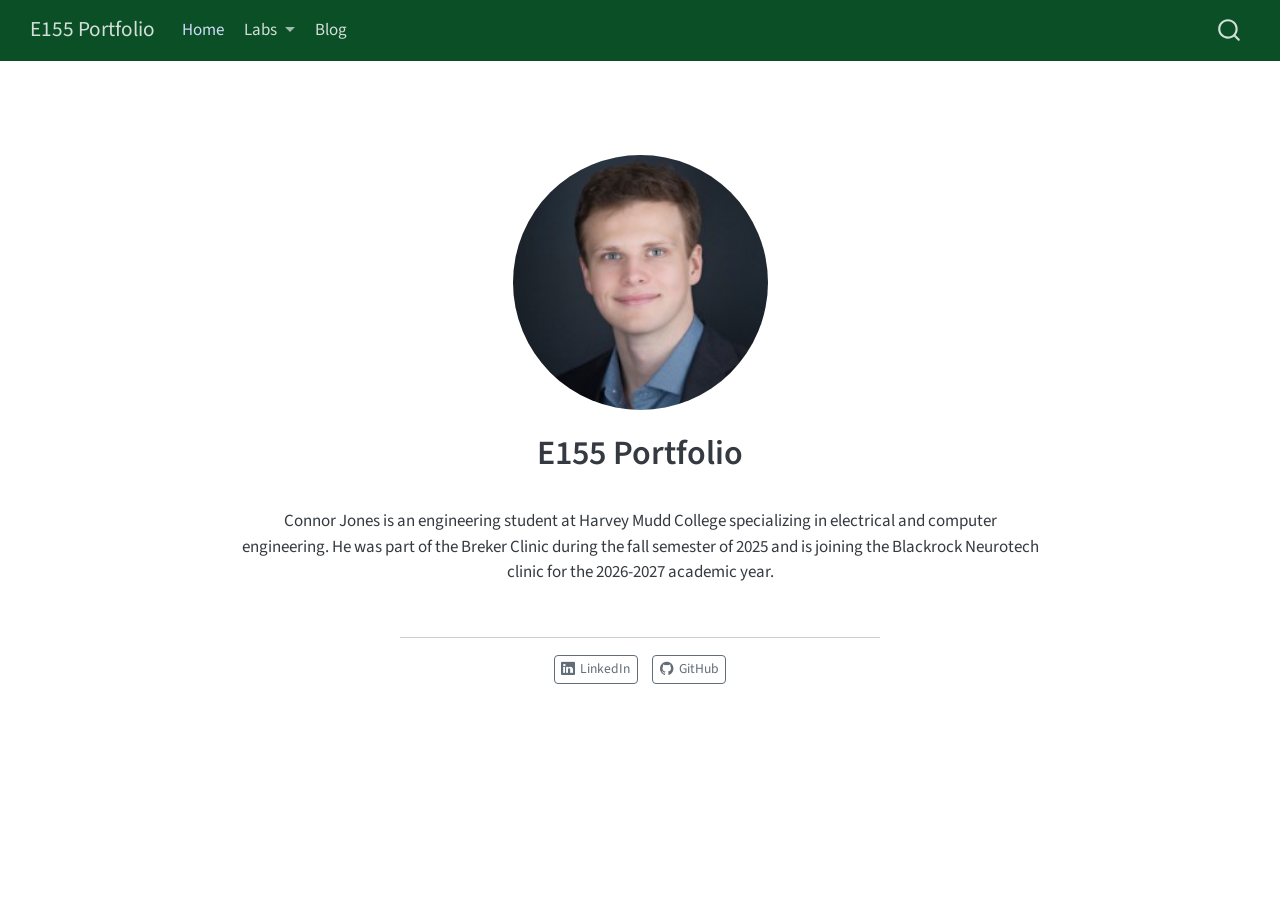
<file: index.html>
<!DOCTYPE html>
<html xmlns="http://www.w3.org/1999/xhtml" lang="en" xml:lang="en"><head>

<meta charset="utf-8">
<meta name="generator" content="quarto-1.10.19">

<meta name="viewport" content="width=device-width, initial-scale=1.0, user-scalable=yes">


<title>E155 Portfolio</title>
<style>
/* Default styles provided by pandoc.
** See https://pandoc.org/MANUAL.html#variables-for-html for config info.
*/
span.smallcaps{font-variant: small-caps;}
div.columns{display: flex; gap: 1.5em;}
div.column{flex: auto;}
@media screen {
div.columns{gap: min(4vw, 1.5em);}
div.column{overflow-x: auto;}
}
div.hanging-indent{margin-left: 1.5em; text-indent: -1.5em;}
ul.task-list{list-style: none;}
ul.task-list li input[type="checkbox"] {
  width: 0.8em;
  margin: 0 0.8em 0.2em -1em; /* quarto-specific, see https://github.com/quarto-dev/quarto-cli/issues/4556 */ 
  vertical-align: middle;
}
</style>


<script src="site_libs/quarto-nav/quarto-nav.js"></script>
<script src="site_libs/quarto-nav/headroom.min.js"></script>
<script src="site_libs/clipboard/clipboard.min.js"></script>
<script src="site_libs/quarto-search/autocomplete.umd.js"></script>
<script src="site_libs/quarto-search/fuse.min.js"></script>
<script src="site_libs/quarto-search/quarto-search.js"></script>
<meta name="quarto:offset" content="./">
<script src="site_libs/quarto-html/quarto.js" type="module"></script>
<script src="site_libs/quarto-html/tabsets/tabsets.js" type="module"></script>
<script src="site_libs/quarto-html/popper.min.js"></script>
<script src="site_libs/quarto-html/tippy.umd.min.js"></script>
<link href="site_libs/quarto-html/tippy.css" rel="stylesheet">
<link href="site_libs/quarto-html/quarto-syntax-highlighting-9586da2ebfcc746460b8dc338fe0087b.css" rel="stylesheet" id="quarto-text-highlighting-styles">
<script src="site_libs/bootstrap/bootstrap.min.js"></script>
<link href="site_libs/bootstrap/bootstrap-icons.css" rel="stylesheet">
<link href="site_libs/bootstrap/bootstrap-87bffa701a79ed8ec71ae3e9b147f3fa.min.css" rel="stylesheet" append-hash="true" id="quarto-bootstrap" data-mode="light">
<script id="quarto-search-options" type="application/json">{
  "location": "navbar",
  "copy-button": false,
  "collapse-after": 3,
  "panel-placement": "end",
  "type": "overlay",
  "limit": 50,
  "keyboard-shortcut": [
    "f",
    "/",
    "s"
  ],
  "show-item-context": false,
  "language": {
    "search-no-results-text": "No results",
    "search-matching-documents-text": "matching documents",
    "search-copy-link-title": "Copy link to search",
    "search-hide-matches-text": "Hide additional matches",
    "search-more-match-text": "more match in this document",
    "search-more-matches-text": "more matches in this document",
    "search-clear-button-title": "Clear",
    "search-text-placeholder": "",
    "search-detached-cancel-button-title": "Cancel",
    "search-submit-button-title": "Submit",
    "search-label": "Search"
  }
}</script>


</head>

<body class="nav-fixed fullcontent quarto-light">

<div id="quarto-search-results"></div>
  <header id="quarto-header" class="headroom fixed-top">
    <nav class="navbar navbar-expand-lg " data-bs-theme="dark">
      <div class="navbar-container container-fluid">
      <div class="navbar-brand-container mx-auto">
    <a class="navbar-brand" href="./index.html">
    <span class="navbar-title">E155 Portfolio</span>
    </a>
  </div>
            <div id="quarto-search" class="" title="Search"></div>
          <button class="navbar-toggler" type="button" data-bs-toggle="collapse" data-bs-target="#navbarCollapse" aria-controls="navbarCollapse" role="menu" aria-expanded="false" aria-label="Toggle navigation" onclick="if (window.quartoToggleHeadroom) { window.quartoToggleHeadroom(); }">
  <span class="navbar-toggler-icon"></span>
</button>
          <div class="collapse navbar-collapse" id="navbarCollapse">
            <ul class="navbar-nav navbar-nav-scroll me-auto">
  <li class="nav-item">
    <a class="nav-link active" href="./index.html" aria-current="page"> 
<span class="menu-text">Home</span></a>
  </li>  
  <li class="nav-item dropdown ">
    <a class="nav-link dropdown-toggle" href="#" id="nav-menu-labs" role="link" data-bs-toggle="dropdown" aria-expanded="false">
 <span class="menu-text">Labs</span>
    </a>
    <ul class="dropdown-menu" aria-labelledby="nav-menu-labs">    
        <li>
    <a class="dropdown-item" href="./labs/index.html">
 <span class="dropdown-text">Overview</span></a>
  </li>  
        <li>
    <a class="dropdown-item" href="./labs/lab-1/index.html">
 <span class="dropdown-text">Lab 1</span></a>
  </li>  
        <li>
    <a class="dropdown-item" href="./labs/lab-2/index.html">
 <span class="dropdown-text">Lab 2</span></a>
  </li>  
        <li>
    <a class="dropdown-item" href="./labs/lab-3/index.html">
 <span class="dropdown-text">Lab 3</span></a>
  </li>  
        <li>
    <a class="dropdown-item" href="./labs/lab-4/index.html">
 <span class="dropdown-text">Lab 4</span></a>
  </li>  
        <li>
    <a class="dropdown-item" href="./labs/lab-5/index.html">
 <span class="dropdown-text">Lab 5</span></a>
  </li>  
        <li>
    <a class="dropdown-item" href="./labs/lab-6/index.html">
 <span class="dropdown-text">Lab 6</span></a>
  </li>  
        <li>
    <a class="dropdown-item" href="./labs/lab-7/index.html">
 <span class="dropdown-text">Lab 7</span></a>
  </li>  
    </ul>
  </li>
  <li class="nav-item">
    <a class="nav-link" href="./blog.html"> 
<span class="menu-text">Blog</span></a>
  </li>  
</ul>
          </div> <!-- /navcollapse -->
            <div class="quarto-navbar-tools">
</div>
      </div> <!-- /container-fluid -->
    </nav>
</header>
<!-- content -->
<div id="quarto-content" class="quarto-container page-columns page-rows-contents page-layout-article page-navbar">
<!-- sidebar -->
<!-- margin-sidebar -->
    
<!-- main -->
<div class="quarto-about-jolla">
  <img src="images/headshot.jpg" class="about-image
  round " style="height: 15em; width: 15em;">
 <header id="title-block-header" class="quarto-title-block default">
<div class="quarto-title">
<h1 class="title">E155 Portfolio</h1>
</div>
<div class="quarto-title-meta">
  </div>
</header><main class="content" id="quarto-document-content">
<p>Connor Jones is an engineering student at Harvey Mudd College specializing in electrical and computer engineering. He was part of the Breker Clinic during the fall semester of 2025 and is joining the Blackrock Neurotech clinic for the 2026-2027 academic year.</p>


</main> 
  <hr class="about-sep">
   <div class="about-links">
  <a href="https://www.linkedin.com/in/connor-jones-hmc/" class="about-link" rel="" target="">
    <i class="bi bi-linkedin"></i>
     <span class="about-link-text">LinkedIn</span>
  </a>
  <a href="https://github.com/conjoneshmc" class="about-link" rel="" target="">
    <i class="bi bi-github"></i>
     <span class="about-link-text">GitHub</span>
  </a>
</div>
</div>
 <!-- /main -->
<script id="quarto-html-after-body" type="application/javascript">
  window.document.addEventListener("DOMContentLoaded", function (event) {
    const isCodeAnnotation = (el) => {
      for (const clz of el.classList) {
        if (clz.startsWith('code-annotation-')) {                     
          return true;
        }
      }
      return false;
    }
    const onCopySuccess = function(e) {
      // button target
      const button = e.trigger;
      // don't keep focus
      button.blur();
      // flash "checked"
      button.classList.add('code-copy-button-checked');
      var currentTitle = button.getAttribute("title");
      button.setAttribute("title", "Copied!");
      let tooltip;
      if (window.bootstrap) {
        button.setAttribute("data-bs-toggle", "tooltip");
        button.setAttribute("data-bs-placement", "left");
        button.setAttribute("data-bs-title", "Copied!");
        tooltip = new bootstrap.Tooltip(button, 
          { trigger: "manual", 
            customClass: "code-copy-button-tooltip",
            offset: [0, -8]});
        tooltip.show();    
      }
      setTimeout(function() {
        if (tooltip) {
          tooltip.hide();
          button.removeAttribute("data-bs-title");
          button.removeAttribute("data-bs-toggle");
          button.removeAttribute("data-bs-placement");
        }
        button.setAttribute("title", currentTitle);
        button.classList.remove('code-copy-button-checked');
      }, 1000);
      // clear code selection
      e.clearSelection();
    }
    const getTextToCopy = function(trigger) {
      const outerScaffold = trigger.parentElement.cloneNode(true);
      const codeEl = outerScaffold.querySelector('code');
      for (const childEl of codeEl.children) {
        if (isCodeAnnotation(childEl)) {
          childEl.remove();
        }
      }
      return codeEl.innerText;
    }
    const clipboard = new window.ClipboardJS('.code-copy-button:not([data-in-quarto-modal])', {
      text: getTextToCopy
    });
    clipboard.on('success', onCopySuccess);
    if (window.document.getElementById('quarto-embedded-source-code-modal')) {
      const clipboardModal = new window.ClipboardJS('.code-copy-button[data-in-quarto-modal]', {
        text: getTextToCopy,
        container: window.document.getElementById('quarto-embedded-source-code-modal')
      });
      clipboardModal.on('success', onCopySuccess);
    }
      var localhostRegex = new RegExp(/^(?:http|https):\/\/localhost\:?[0-9]*\//);
      var mailtoRegex = new RegExp(/^mailto:/);
        var filterRegex = new RegExp("https:\/\/conjoneshmc\.github\.io\/e155-portfolio\/");
      var isInternal = (href) => {
          return filterRegex.test(href) || localhostRegex.test(href) || mailtoRegex.test(href);
      }
      // Inspect non-navigation links and adorn them if external
     var links = window.document.querySelectorAll('a[href]:not(.nav-link):not(.navbar-brand):not(.toc-action):not(.sidebar-link):not(.sidebar-item-toggle):not(.pagination-link):not(.no-external):not([aria-hidden]):not(.dropdown-item):not(.quarto-navigation-tool):not(.about-link)');
      for (var i=0; i<links.length; i++) {
        const link = links[i];
        if (!isInternal(link.href)) {
          // undo the damage that might have been done by quarto-nav.js in the case of
          // links that we want to consider external
          if (link.dataset.originalHref !== undefined) {
            link.href = link.dataset.originalHref;
          }
        }
      }
    function tippyHover(el, contentFn, onTriggerFn, onUntriggerFn) {
      const config = {
        allowHTML: true,
        maxWidth: 500,
        delay: 100,
        arrow: false,
        appendTo: function(el) {
            return el.parentElement;
        },
        interactive: true,
        interactiveBorder: 10,
        theme: 'quarto',
        placement: 'bottom-start',
      };
      if (contentFn) {
        config.content = contentFn;
      }
      if (onTriggerFn) {
        config.onTrigger = onTriggerFn;
      }
      if (onUntriggerFn) {
        config.onUntrigger = onUntriggerFn;
      }
      window.tippy(el, config); 
    }
    const noterefs = window.document.querySelectorAll('a[role="doc-noteref"]');
    for (var i=0; i<noterefs.length; i++) {
      const ref = noterefs[i];
      tippyHover(ref, function() {
        // use id or data attribute instead here
        let href = ref.getAttribute('data-footnote-href') || ref.getAttribute('href');
        try { href = new URL(href).hash; } catch {}
        const id = href.replace(/^#\/?/, "");
        const note = window.document.getElementById(id);
        if (note) {
          return note.innerHTML;
        } else {
          return "";
        }
      });
    }
    const xrefs = window.document.querySelectorAll('a.quarto-xref');
    const processXRef = (id, note) => {
      // Strip column container classes
      const stripColumnClz = (el) => {
        el.classList.remove("page-full", "page-columns");
        if (el.children) {
          for (const child of el.children) {
            stripColumnClz(child);
          }
        }
      }
      stripColumnClz(note)
      if (id === null || id.startsWith('sec-')) {
        // Special case sections, only their first couple elements
        const container = document.createElement("div");
        if (note.children && note.children.length > 2) {
          container.appendChild(note.children[0].cloneNode(true));
          for (let i = 1; i < note.children.length; i++) {
            const child = note.children[i];
            if (child.tagName === "P" && child.innerText === "") {
              continue;
            } else {
              container.appendChild(child.cloneNode(true));
              break;
            }
          }
          if (window.Quarto?.typesetMath) {
            window.Quarto.typesetMath(container);
          }
          return container.innerHTML
        } else {
          if (window.Quarto?.typesetMath) {
            window.Quarto.typesetMath(note);
          }
          return note.innerHTML;
        }
      } else {
        // Remove any anchor links if they are present
        const anchorLink = note.querySelector('a.anchorjs-link');
        if (anchorLink) {
          anchorLink.remove();
        }
        if (window.Quarto?.typesetMath) {
          window.Quarto.typesetMath(note);
        }
        if (note.classList.contains("callout")) {
          return note.outerHTML;
        } else {
          return note.innerHTML;
        }
      }
    }
    for (var i=0; i<xrefs.length; i++) {
      const xref = xrefs[i];
      tippyHover(xref, undefined, function(instance) {
        instance.disable();
        let url = xref.getAttribute('href');
        let hash = undefined; 
        if (url.startsWith('#')) {
          hash = url;
        } else {
          try { hash = new URL(url).hash; } catch {}
        }
        if (hash) {
          const id = hash.replace(/^#\/?/, "");
          const note = window.document.getElementById(id);
          if (note !== null) {
            try {
              const html = processXRef(id, note.cloneNode(true));
              instance.setContent(html);
            } finally {
              instance.enable();
              instance.show();
            }
          } else {
            // See if we can fetch this
            fetch(url.split('#')[0])
            .then(res => res.text())
            .then(html => {
              const parser = new DOMParser();
              const htmlDoc = parser.parseFromString(html, "text/html");
              const note = htmlDoc.getElementById(id);
              if (note !== null) {
                const html = processXRef(id, note);
                instance.setContent(html);
              } 
            }).finally(() => {
              instance.enable();
              instance.show();
            });
          }
        } else {
          // See if we can fetch a full url (with no hash to target)
          // This is a special case and we should probably do some content thinning / targeting
          fetch(url)
          .then(res => res.text())
          .then(html => {
            const parser = new DOMParser();
            const htmlDoc = parser.parseFromString(html, "text/html");
            const note = htmlDoc.querySelector('main.content');
            if (note !== null) {
              // This should only happen for chapter cross references
              // (since there is no id in the URL)
              // remove the first header
              if (note.children.length > 0 && note.children[0].tagName === "HEADER") {
                note.children[0].remove();
              }
              const html = processXRef(null, note);
              instance.setContent(html);
            } 
          }).finally(() => {
            instance.enable();
            instance.show();
          });
        }
      }, function(instance) {
      });
    }
        let selectedAnnoteEl;
        const selectorForAnnotation = ( cell, annotation) => {
          let cellAttr = 'data-code-cell="' + cell + '"';
          let lineAttr = 'data-code-annotation="' +  annotation + '"';
          const selector = 'span[' + cellAttr + '][' + lineAttr + ']';
          return selector;
        }
        const selectCodeLines = (annoteEl) => {
          const doc = window.document;
          const targetCell = annoteEl.getAttribute("data-target-cell");
          const targetAnnotation = annoteEl.getAttribute("data-target-annotation");
          const annoteSpan = window.document.querySelector(selectorForAnnotation(targetCell, targetAnnotation));
          const lines = annoteSpan.getAttribute("data-code-lines").split(",");
          const lineIds = lines.map((line) => {
            return targetCell + "-" + line;
          })
          let top = null;
          let height = null;
          let parent = null;
          if (lineIds.length > 0) {
              //compute the position of the single el (top and bottom and make a div)
              const el = window.document.getElementById(lineIds[0]);
              top = el.offsetTop;
              height = el.offsetHeight;
              parent = el.parentElement.parentElement;
            if (lineIds.length > 1) {
              const lastEl = window.document.getElementById(lineIds[lineIds.length - 1]);
              const bottom = lastEl.offsetTop + lastEl.offsetHeight;
              height = bottom - top;
            }
            if (top !== null && height !== null && parent !== null) {
              // cook up a div (if necessary) and position it 
              let div = window.document.getElementById("code-annotation-line-highlight");
              if (div === null) {
                div = window.document.createElement("div");
                div.setAttribute("id", "code-annotation-line-highlight");
                div.style.position = 'absolute';
                parent.appendChild(div);
              }
              div.style.top = top - 2 + "px";
              div.style.height = height + 4 + "px";
              div.style.left = 0;
              let gutterDiv = window.document.getElementById("code-annotation-line-highlight-gutter");
              if (gutterDiv === null) {
                gutterDiv = window.document.createElement("div");
                gutterDiv.setAttribute("id", "code-annotation-line-highlight-gutter");
                gutterDiv.style.position = 'absolute';
                const codeCell = window.document.getElementById(targetCell);
                const gutter = codeCell.querySelector('.code-annotation-gutter');
                gutter.appendChild(gutterDiv);
              }
              gutterDiv.style.top = top - 2 + "px";
              gutterDiv.style.height = height + 4 + "px";
            }
            selectedAnnoteEl = annoteEl;
          }
        };
        const unselectCodeLines = () => {
          const elementsIds = ["code-annotation-line-highlight", "code-annotation-line-highlight-gutter"];
          elementsIds.forEach((elId) => {
            const div = window.document.getElementById(elId);
            if (div) {
              div.remove();
            }
          });
          selectedAnnoteEl = undefined;
        };
          // Handle positioning of the toggle
      window.addEventListener(
        "resize",
        throttle(() => {
          elRect = undefined;
          if (selectedAnnoteEl) {
            selectCodeLines(selectedAnnoteEl);
          }
        }, 10)
      );
      function throttle(fn, ms) {
      let throttle = false;
      let timer;
        return (...args) => {
          if(!throttle) { // first call gets through
              fn.apply(this, args);
              throttle = true;
          } else { // all the others get throttled
              if(timer) clearTimeout(timer); // cancel #2
              timer = setTimeout(() => {
                fn.apply(this, args);
                timer = throttle = false;
              }, ms);
          }
        };
      }
        // Attach click handler to the DT
        const annoteDls = window.document.querySelectorAll('dt[data-target-cell]');
        for (const annoteDlNode of annoteDls) {
          annoteDlNode.addEventListener('click', (event) => {
            const clickedEl = event.target;
            if (clickedEl !== selectedAnnoteEl) {
              unselectCodeLines();
              const activeEl = window.document.querySelector('dt[data-target-cell].code-annotation-active');
              if (activeEl) {
                activeEl.classList.remove('code-annotation-active');
              }
              selectCodeLines(clickedEl);
              clickedEl.classList.add('code-annotation-active');
            } else {
              // Unselect the line
              unselectCodeLines();
              clickedEl.classList.remove('code-annotation-active');
            }
          });
        }
    const findCites = (el) => {
      const parentEl = el.parentElement;
      if (parentEl) {
        const cites = parentEl.dataset.cites;
        if (cites) {
          return {
            el,
            cites: cites.split(' ')
          };
        } else {
          return findCites(el.parentElement)
        }
      } else {
        return undefined;
      }
    };
    var bibliorefs = window.document.querySelectorAll('a[role="doc-biblioref"]');
    for (var i=0; i<bibliorefs.length; i++) {
      const ref = bibliorefs[i];
      const citeInfo = findCites(ref);
      if (citeInfo) {
        tippyHover(citeInfo.el, function() {
          var popup = window.document.createElement('div');
          citeInfo.cites.forEach(function(cite) {
            var citeDiv = window.document.createElement('div');
            citeDiv.classList.add('hanging-indent');
            citeDiv.classList.add('csl-entry');
            var biblioDiv = window.document.getElementById('ref-' + cite);
            if (biblioDiv) {
              citeDiv.innerHTML = biblioDiv.innerHTML;
            }
            popup.appendChild(citeDiv);
          });
          return popup.innerHTML;
        });
      }
    }
  });
  </script>
</div> <!-- /content -->




</body></html>
</file>
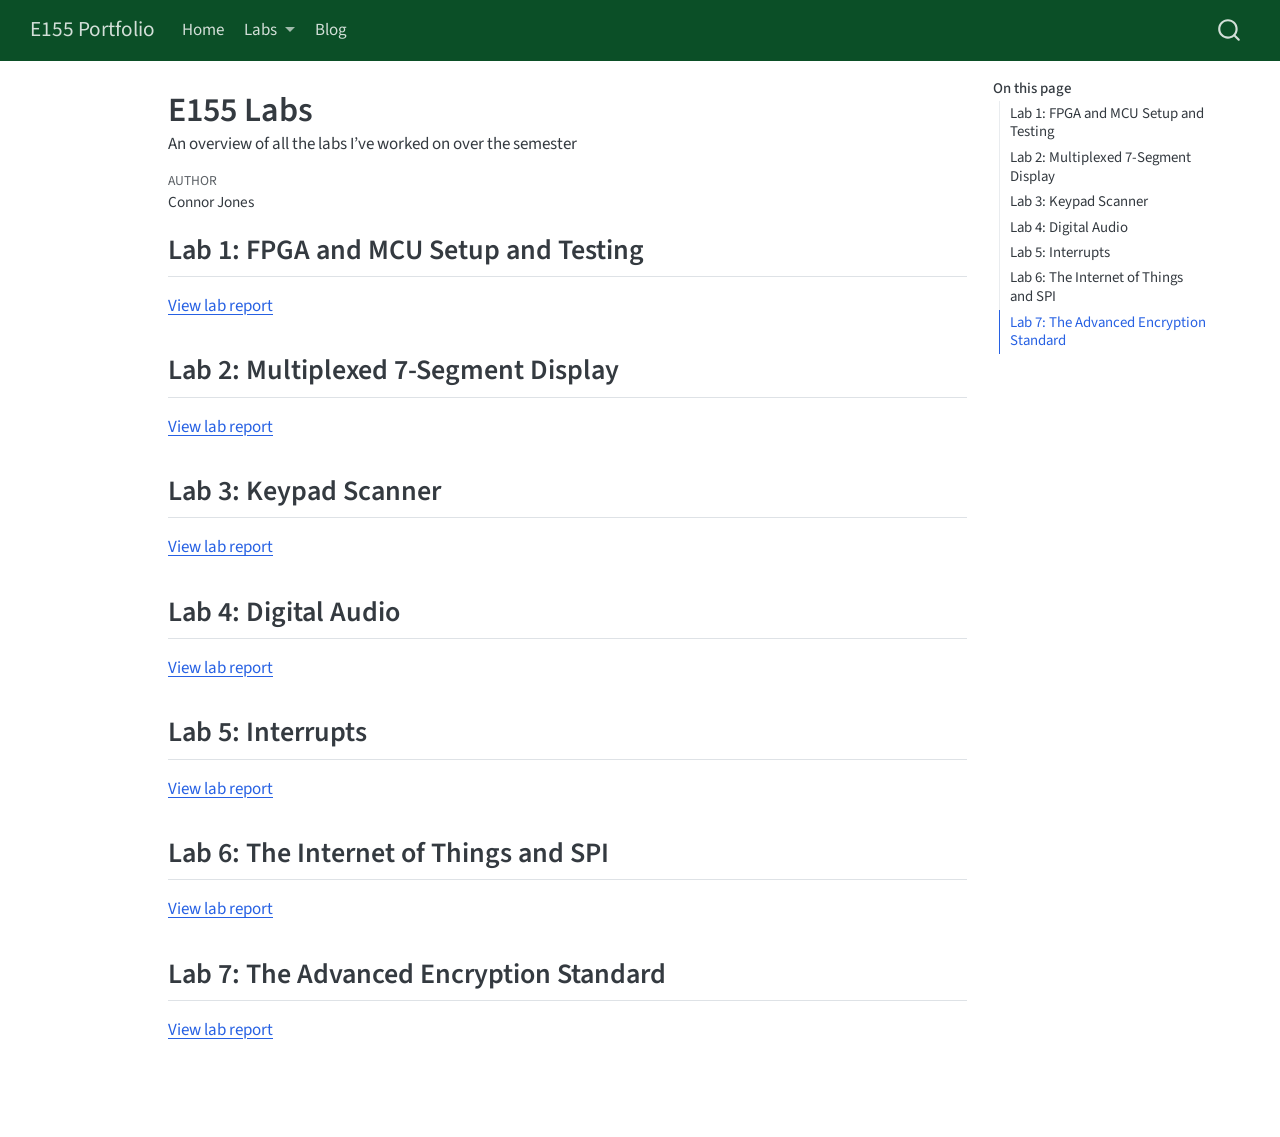
<file: labs/index.html>
<!DOCTYPE html>
<html xmlns="http://www.w3.org/1999/xhtml" lang="en" xml:lang="en"><head>

<meta charset="utf-8">
<meta name="generator" content="quarto-1.10.19">

<meta name="viewport" content="width=device-width, initial-scale=1.0, user-scalable=yes">

<meta name="author" content="Connor Jones">
<meta name="description" content="An overview of all the labs I’ve worked on over the semester">

<title>E155 Labs – E155 Portfolio</title>
<style>
/* Default styles provided by pandoc.
** See https://pandoc.org/MANUAL.html#variables-for-html for config info.
*/
span.smallcaps{font-variant: small-caps;}
div.columns{display: flex; gap: 1.5em;}
div.column{flex: auto;}
@media screen {
div.columns{gap: min(4vw, 1.5em);}
div.column{overflow-x: auto;}
}
div.hanging-indent{margin-left: 1.5em; text-indent: -1.5em;}
ul.task-list{list-style: none;}
ul.task-list li input[type="checkbox"] {
  width: 0.8em;
  margin: 0 0.8em 0.2em -1em; /* quarto-specific, see https://github.com/quarto-dev/quarto-cli/issues/4556 */ 
  vertical-align: middle;
}
</style>


<script src="../site_libs/quarto-nav/quarto-nav.js"></script>
<script src="../site_libs/quarto-nav/headroom.min.js"></script>
<script src="../site_libs/clipboard/clipboard.min.js"></script>
<script src="../site_libs/quarto-search/autocomplete.umd.js"></script>
<script src="../site_libs/quarto-search/fuse.min.js"></script>
<script src="../site_libs/quarto-search/quarto-search.js"></script>
<meta name="quarto:offset" content="../">
<script src="../site_libs/quarto-html/quarto.js" type="module"></script>
<script src="../site_libs/quarto-html/tabsets/tabsets.js" type="module"></script>
<script src="../site_libs/quarto-html/popper.min.js"></script>
<script src="../site_libs/quarto-html/tippy.umd.min.js"></script>
<script src="../site_libs/quarto-html/anchor.min.js"></script>
<link href="../site_libs/quarto-html/tippy.css" rel="stylesheet">
<link href="../site_libs/quarto-html/quarto-syntax-highlighting-9586da2ebfcc746460b8dc338fe0087b.css" rel="stylesheet" id="quarto-text-highlighting-styles">
<script src="../site_libs/bootstrap/bootstrap.min.js"></script>
<link href="../site_libs/bootstrap/bootstrap-icons.css" rel="stylesheet">
<link href="../site_libs/bootstrap/bootstrap-87bffa701a79ed8ec71ae3e9b147f3fa.min.css" rel="stylesheet" append-hash="true" id="quarto-bootstrap" data-mode="light">
<script id="quarto-search-options" type="application/json">{
  "location": "navbar",
  "copy-button": false,
  "collapse-after": 3,
  "panel-placement": "end",
  "type": "overlay",
  "limit": 50,
  "keyboard-shortcut": [
    "f",
    "/",
    "s"
  ],
  "show-item-context": false,
  "language": {
    "search-no-results-text": "No results",
    "search-matching-documents-text": "matching documents",
    "search-copy-link-title": "Copy link to search",
    "search-hide-matches-text": "Hide additional matches",
    "search-more-match-text": "more match in this document",
    "search-more-matches-text": "more matches in this document",
    "search-clear-button-title": "Clear",
    "search-text-placeholder": "",
    "search-detached-cancel-button-title": "Cancel",
    "search-submit-button-title": "Submit",
    "search-label": "Search"
  }
}</script>


</head>

<body class="nav-fixed quarto-light">

<div id="quarto-search-results"></div>
  <header id="quarto-header" class="headroom fixed-top">
    <nav class="navbar navbar-expand-lg " data-bs-theme="dark">
      <div class="navbar-container container-fluid">
      <div class="navbar-brand-container mx-auto">
    <a class="navbar-brand" href="../index.html">
    <span class="navbar-title">E155 Portfolio</span>
    </a>
  </div>
            <div id="quarto-search" class="" title="Search"></div>
          <button class="navbar-toggler" type="button" data-bs-toggle="collapse" data-bs-target="#navbarCollapse" aria-controls="navbarCollapse" role="menu" aria-expanded="false" aria-label="Toggle navigation" onclick="if (window.quartoToggleHeadroom) { window.quartoToggleHeadroom(); }">
  <span class="navbar-toggler-icon"></span>
</button>
          <div class="collapse navbar-collapse" id="navbarCollapse">
            <ul class="navbar-nav navbar-nav-scroll me-auto">
  <li class="nav-item">
    <a class="nav-link" href="../index.html"> 
<span class="menu-text">Home</span></a>
  </li>  
  <li class="nav-item dropdown ">
    <a class="nav-link dropdown-toggle" href="#" id="nav-menu-labs" role="link" data-bs-toggle="dropdown" aria-expanded="false">
 <span class="menu-text">Labs</span>
    </a>
    <ul class="dropdown-menu" aria-labelledby="nav-menu-labs">    
        <li>
    <a class="dropdown-item" href="../labs/index.html">
 <span class="dropdown-text">Overview</span></a>
  </li>  
        <li>
    <a class="dropdown-item" href="../labs/lab-1/index.html">
 <span class="dropdown-text">Lab 1</span></a>
  </li>  
        <li>
    <a class="dropdown-item" href="../labs/lab-2/index.html">
 <span class="dropdown-text">Lab 2</span></a>
  </li>  
        <li>
    <a class="dropdown-item" href="../labs/lab-3/index.html">
 <span class="dropdown-text">Lab 3</span></a>
  </li>  
        <li>
    <a class="dropdown-item" href="../labs/lab-4/index.html">
 <span class="dropdown-text">Lab 4</span></a>
  </li>  
        <li>
    <a class="dropdown-item" href="../labs/lab-5/index.html">
 <span class="dropdown-text">Lab 5</span></a>
  </li>  
        <li>
    <a class="dropdown-item" href="../labs/lab-6/index.html">
 <span class="dropdown-text">Lab 6</span></a>
  </li>  
        <li>
    <a class="dropdown-item" href="../labs/lab-7/index.html">
 <span class="dropdown-text">Lab 7</span></a>
  </li>  
    </ul>
  </li>
  <li class="nav-item">
    <a class="nav-link" href="../blog.html"> 
<span class="menu-text">Blog</span></a>
  </li>  
</ul>
          </div> <!-- /navcollapse -->
            <div class="quarto-navbar-tools">
</div>
      </div> <!-- /container-fluid -->
    </nav>
</header>
<!-- content -->
<div id="quarto-content" class="quarto-container page-columns page-rows-contents page-layout-article page-navbar">
<!-- sidebar -->
<!-- margin-sidebar -->
    <div id="quarto-margin-sidebar" class="sidebar margin-sidebar">
        <nav id="TOC" role="doc-toc" class="toc-active">
    <h2 id="toc-title">On this page</h2>
   
  <ul>
  <li><a href="#lab-1-fpga-and-mcu-setup-and-testing" id="toc-lab-1-fpga-and-mcu-setup-and-testing" class="nav-link active" data-scroll-target="#lab-1-fpga-and-mcu-setup-and-testing">Lab 1: FPGA and MCU Setup and Testing</a></li>
  <li><a href="#lab-2-multiplexed-7-segment-display" id="toc-lab-2-multiplexed-7-segment-display" class="nav-link" data-scroll-target="#lab-2-multiplexed-7-segment-display">Lab 2: Multiplexed 7-Segment Display</a></li>
  <li><a href="#lab-3-keypad-scanner" id="toc-lab-3-keypad-scanner" class="nav-link" data-scroll-target="#lab-3-keypad-scanner">Lab 3: Keypad Scanner</a></li>
  <li><a href="#lab-4-digital-audio" id="toc-lab-4-digital-audio" class="nav-link" data-scroll-target="#lab-4-digital-audio">Lab 4: Digital Audio</a></li>
  <li><a href="#lab-5-interrupts" id="toc-lab-5-interrupts" class="nav-link" data-scroll-target="#lab-5-interrupts">Lab 5: Interrupts</a></li>
  <li><a href="#lab-6-the-internet-of-things-and-spi" id="toc-lab-6-the-internet-of-things-and-spi" class="nav-link" data-scroll-target="#lab-6-the-internet-of-things-and-spi">Lab 6: The Internet of Things and SPI</a></li>
  <li><a href="#lab-7-the-advanced-encryption-standard" id="toc-lab-7-the-advanced-encryption-standard" class="nav-link" data-scroll-target="#lab-7-the-advanced-encryption-standard">Lab 7: The Advanced Encryption Standard</a></li>
  </ul>
</nav>
    </div>
<!-- main -->
<main class="content" id="quarto-document-content">

<header id="title-block-header" class="quarto-title-block default">
<div class="quarto-title">
<h1 class="title">E155 Labs</h1>
</div>

<div>
  <div class="description">
    An overview of all the labs I’ve worked on over the semester
  </div>
</div>


<div class="quarto-title-meta">

    <div>
    <div class="quarto-title-meta-heading">Author</div>
    <div class="quarto-title-meta-contents">
             <p>Connor Jones </p>
          </div>
  </div>
    
  
    
  </div>
  


</header>


<section id="lab-1-fpga-and-mcu-setup-and-testing" class="level2">
<h2 class="anchored" data-anchor-id="lab-1-fpga-and-mcu-setup-and-testing">Lab 1: FPGA and MCU Setup and Testing</h2>
<p><a href="../labs/lab-1/index.html">View lab report</a></p>
</section>
<section id="lab-2-multiplexed-7-segment-display" class="level2">
<h2 class="anchored" data-anchor-id="lab-2-multiplexed-7-segment-display">Lab 2: Multiplexed 7-Segment Display</h2>
<p><a href="../labs/lab-2/index.html">View lab report</a></p>
</section>
<section id="lab-3-keypad-scanner" class="level2">
<h2 class="anchored" data-anchor-id="lab-3-keypad-scanner">Lab 3: Keypad Scanner</h2>
<p><a href="../labs/lab-3/index.html">View lab report</a></p>
</section>
<section id="lab-4-digital-audio" class="level2">
<h2 class="anchored" data-anchor-id="lab-4-digital-audio">Lab 4: Digital Audio</h2>
<p><a href="../labs/lab-4/index.html">View lab report</a></p>
</section>
<section id="lab-5-interrupts" class="level2">
<h2 class="anchored" data-anchor-id="lab-5-interrupts">Lab 5: Interrupts</h2>
<p><a href="../labs/lab-5/index.html">View lab report</a></p>
</section>
<section id="lab-6-the-internet-of-things-and-spi" class="level2">
<h2 class="anchored" data-anchor-id="lab-6-the-internet-of-things-and-spi">Lab 6: The Internet of Things and SPI</h2>
<p><a href="../labs/lab-6/index.html">View lab report</a></p>
</section>
<section id="lab-7-the-advanced-encryption-standard" class="level2">
<h2 class="anchored" data-anchor-id="lab-7-the-advanced-encryption-standard">Lab 7: The Advanced Encryption Standard</h2>
<p><a href="../labs/lab-7/index.html">View lab report</a></p>


</section>

</main> <!-- /main -->
<script id="quarto-html-after-body" type="application/javascript">
  window.document.addEventListener("DOMContentLoaded", function (event) {
    const icon = "";
    const anchorJS = new window.AnchorJS();
    anchorJS.options = {
      placement: 'right',
      icon: icon
    };
    anchorJS.add('.anchored');
    const isCodeAnnotation = (el) => {
      for (const clz of el.classList) {
        if (clz.startsWith('code-annotation-')) {                     
          return true;
        }
      }
      return false;
    }
    const onCopySuccess = function(e) {
      // button target
      const button = e.trigger;
      // don't keep focus
      button.blur();
      // flash "checked"
      button.classList.add('code-copy-button-checked');
      var currentTitle = button.getAttribute("title");
      button.setAttribute("title", "Copied!");
      let tooltip;
      if (window.bootstrap) {
        button.setAttribute("data-bs-toggle", "tooltip");
        button.setAttribute("data-bs-placement", "left");
        button.setAttribute("data-bs-title", "Copied!");
        tooltip = new bootstrap.Tooltip(button, 
          { trigger: "manual", 
            customClass: "code-copy-button-tooltip",
            offset: [0, -8]});
        tooltip.show();    
      }
      setTimeout(function() {
        if (tooltip) {
          tooltip.hide();
          button.removeAttribute("data-bs-title");
          button.removeAttribute("data-bs-toggle");
          button.removeAttribute("data-bs-placement");
        }
        button.setAttribute("title", currentTitle);
        button.classList.remove('code-copy-button-checked');
      }, 1000);
      // clear code selection
      e.clearSelection();
    }
    const getTextToCopy = function(trigger) {
      const outerScaffold = trigger.parentElement.cloneNode(true);
      const codeEl = outerScaffold.querySelector('code');
      for (const childEl of codeEl.children) {
        if (isCodeAnnotation(childEl)) {
          childEl.remove();
        }
      }
      return codeEl.innerText;
    }
    const clipboard = new window.ClipboardJS('.code-copy-button:not([data-in-quarto-modal])', {
      text: getTextToCopy
    });
    clipboard.on('success', onCopySuccess);
    if (window.document.getElementById('quarto-embedded-source-code-modal')) {
      const clipboardModal = new window.ClipboardJS('.code-copy-button[data-in-quarto-modal]', {
        text: getTextToCopy,
        container: window.document.getElementById('quarto-embedded-source-code-modal')
      });
      clipboardModal.on('success', onCopySuccess);
    }
      var localhostRegex = new RegExp(/^(?:http|https):\/\/localhost\:?[0-9]*\//);
      var mailtoRegex = new RegExp(/^mailto:/);
        var filterRegex = new RegExp("https:\/\/conjoneshmc\.github\.io\/e155-portfolio\/");
      var isInternal = (href) => {
          return filterRegex.test(href) || localhostRegex.test(href) || mailtoRegex.test(href);
      }
      // Inspect non-navigation links and adorn them if external
     var links = window.document.querySelectorAll('a[href]:not(.nav-link):not(.navbar-brand):not(.toc-action):not(.sidebar-link):not(.sidebar-item-toggle):not(.pagination-link):not(.no-external):not([aria-hidden]):not(.dropdown-item):not(.quarto-navigation-tool):not(.about-link)');
      for (var i=0; i<links.length; i++) {
        const link = links[i];
        if (!isInternal(link.href)) {
          // undo the damage that might have been done by quarto-nav.js in the case of
          // links that we want to consider external
          if (link.dataset.originalHref !== undefined) {
            link.href = link.dataset.originalHref;
          }
        }
      }
    function tippyHover(el, contentFn, onTriggerFn, onUntriggerFn) {
      const config = {
        allowHTML: true,
        maxWidth: 500,
        delay: 100,
        arrow: false,
        appendTo: function(el) {
            return el.parentElement;
        },
        interactive: true,
        interactiveBorder: 10,
        theme: 'quarto',
        placement: 'bottom-start',
      };
      if (contentFn) {
        config.content = contentFn;
      }
      if (onTriggerFn) {
        config.onTrigger = onTriggerFn;
      }
      if (onUntriggerFn) {
        config.onUntrigger = onUntriggerFn;
      }
      window.tippy(el, config); 
    }
    const noterefs = window.document.querySelectorAll('a[role="doc-noteref"]');
    for (var i=0; i<noterefs.length; i++) {
      const ref = noterefs[i];
      tippyHover(ref, function() {
        // use id or data attribute instead here
        let href = ref.getAttribute('data-footnote-href') || ref.getAttribute('href');
        try { href = new URL(href).hash; } catch {}
        const id = href.replace(/^#\/?/, "");
        const note = window.document.getElementById(id);
        if (note) {
          return note.innerHTML;
        } else {
          return "";
        }
      });
    }
    const xrefs = window.document.querySelectorAll('a.quarto-xref');
    const processXRef = (id, note) => {
      // Strip column container classes
      const stripColumnClz = (el) => {
        el.classList.remove("page-full", "page-columns");
        if (el.children) {
          for (const child of el.children) {
            stripColumnClz(child);
          }
        }
      }
      stripColumnClz(note)
      if (id === null || id.startsWith('sec-')) {
        // Special case sections, only their first couple elements
        const container = document.createElement("div");
        if (note.children && note.children.length > 2) {
          container.appendChild(note.children[0].cloneNode(true));
          for (let i = 1; i < note.children.length; i++) {
            const child = note.children[i];
            if (child.tagName === "P" && child.innerText === "") {
              continue;
            } else {
              container.appendChild(child.cloneNode(true));
              break;
            }
          }
          if (window.Quarto?.typesetMath) {
            window.Quarto.typesetMath(container);
          }
          return container.innerHTML
        } else {
          if (window.Quarto?.typesetMath) {
            window.Quarto.typesetMath(note);
          }
          return note.innerHTML;
        }
      } else {
        // Remove any anchor links if they are present
        const anchorLink = note.querySelector('a.anchorjs-link');
        if (anchorLink) {
          anchorLink.remove();
        }
        if (window.Quarto?.typesetMath) {
          window.Quarto.typesetMath(note);
        }
        if (note.classList.contains("callout")) {
          return note.outerHTML;
        } else {
          return note.innerHTML;
        }
      }
    }
    for (var i=0; i<xrefs.length; i++) {
      const xref = xrefs[i];
      tippyHover(xref, undefined, function(instance) {
        instance.disable();
        let url = xref.getAttribute('href');
        let hash = undefined; 
        if (url.startsWith('#')) {
          hash = url;
        } else {
          try { hash = new URL(url).hash; } catch {}
        }
        if (hash) {
          const id = hash.replace(/^#\/?/, "");
          const note = window.document.getElementById(id);
          if (note !== null) {
            try {
              const html = processXRef(id, note.cloneNode(true));
              instance.setContent(html);
            } finally {
              instance.enable();
              instance.show();
            }
          } else {
            // See if we can fetch this
            fetch(url.split('#')[0])
            .then(res => res.text())
            .then(html => {
              const parser = new DOMParser();
              const htmlDoc = parser.parseFromString(html, "text/html");
              const note = htmlDoc.getElementById(id);
              if (note !== null) {
                const html = processXRef(id, note);
                instance.setContent(html);
              } 
            }).finally(() => {
              instance.enable();
              instance.show();
            });
          }
        } else {
          // See if we can fetch a full url (with no hash to target)
          // This is a special case and we should probably do some content thinning / targeting
          fetch(url)
          .then(res => res.text())
          .then(html => {
            const parser = new DOMParser();
            const htmlDoc = parser.parseFromString(html, "text/html");
            const note = htmlDoc.querySelector('main.content');
            if (note !== null) {
              // This should only happen for chapter cross references
              // (since there is no id in the URL)
              // remove the first header
              if (note.children.length > 0 && note.children[0].tagName === "HEADER") {
                note.children[0].remove();
              }
              const html = processXRef(null, note);
              instance.setContent(html);
            } 
          }).finally(() => {
            instance.enable();
            instance.show();
          });
        }
      }, function(instance) {
      });
    }
        let selectedAnnoteEl;
        const selectorForAnnotation = ( cell, annotation) => {
          let cellAttr = 'data-code-cell="' + cell + '"';
          let lineAttr = 'data-code-annotation="' +  annotation + '"';
          const selector = 'span[' + cellAttr + '][' + lineAttr + ']';
          return selector;
        }
        const selectCodeLines = (annoteEl) => {
          const doc = window.document;
          const targetCell = annoteEl.getAttribute("data-target-cell");
          const targetAnnotation = annoteEl.getAttribute("data-target-annotation");
          const annoteSpan = window.document.querySelector(selectorForAnnotation(targetCell, targetAnnotation));
          const lines = annoteSpan.getAttribute("data-code-lines").split(",");
          const lineIds = lines.map((line) => {
            return targetCell + "-" + line;
          })
          let top = null;
          let height = null;
          let parent = null;
          if (lineIds.length > 0) {
              //compute the position of the single el (top and bottom and make a div)
              const el = window.document.getElementById(lineIds[0]);
              top = el.offsetTop;
              height = el.offsetHeight;
              parent = el.parentElement.parentElement;
            if (lineIds.length > 1) {
              const lastEl = window.document.getElementById(lineIds[lineIds.length - 1]);
              const bottom = lastEl.offsetTop + lastEl.offsetHeight;
              height = bottom - top;
            }
            if (top !== null && height !== null && parent !== null) {
              // cook up a div (if necessary) and position it 
              let div = window.document.getElementById("code-annotation-line-highlight");
              if (div === null) {
                div = window.document.createElement("div");
                div.setAttribute("id", "code-annotation-line-highlight");
                div.style.position = 'absolute';
                parent.appendChild(div);
              }
              div.style.top = top - 2 + "px";
              div.style.height = height + 4 + "px";
              div.style.left = 0;
              let gutterDiv = window.document.getElementById("code-annotation-line-highlight-gutter");
              if (gutterDiv === null) {
                gutterDiv = window.document.createElement("div");
                gutterDiv.setAttribute("id", "code-annotation-line-highlight-gutter");
                gutterDiv.style.position = 'absolute';
                const codeCell = window.document.getElementById(targetCell);
                const gutter = codeCell.querySelector('.code-annotation-gutter');
                gutter.appendChild(gutterDiv);
              }
              gutterDiv.style.top = top - 2 + "px";
              gutterDiv.style.height = height + 4 + "px";
            }
            selectedAnnoteEl = annoteEl;
          }
        };
        const unselectCodeLines = () => {
          const elementsIds = ["code-annotation-line-highlight", "code-annotation-line-highlight-gutter"];
          elementsIds.forEach((elId) => {
            const div = window.document.getElementById(elId);
            if (div) {
              div.remove();
            }
          });
          selectedAnnoteEl = undefined;
        };
          // Handle positioning of the toggle
      window.addEventListener(
        "resize",
        throttle(() => {
          elRect = undefined;
          if (selectedAnnoteEl) {
            selectCodeLines(selectedAnnoteEl);
          }
        }, 10)
      );
      function throttle(fn, ms) {
      let throttle = false;
      let timer;
        return (...args) => {
          if(!throttle) { // first call gets through
              fn.apply(this, args);
              throttle = true;
          } else { // all the others get throttled
              if(timer) clearTimeout(timer); // cancel #2
              timer = setTimeout(() => {
                fn.apply(this, args);
                timer = throttle = false;
              }, ms);
          }
        };
      }
        // Attach click handler to the DT
        const annoteDls = window.document.querySelectorAll('dt[data-target-cell]');
        for (const annoteDlNode of annoteDls) {
          annoteDlNode.addEventListener('click', (event) => {
            const clickedEl = event.target;
            if (clickedEl !== selectedAnnoteEl) {
              unselectCodeLines();
              const activeEl = window.document.querySelector('dt[data-target-cell].code-annotation-active');
              if (activeEl) {
                activeEl.classList.remove('code-annotation-active');
              }
              selectCodeLines(clickedEl);
              clickedEl.classList.add('code-annotation-active');
            } else {
              // Unselect the line
              unselectCodeLines();
              clickedEl.classList.remove('code-annotation-active');
            }
          });
        }
    const findCites = (el) => {
      const parentEl = el.parentElement;
      if (parentEl) {
        const cites = parentEl.dataset.cites;
        if (cites) {
          return {
            el,
            cites: cites.split(' ')
          };
        } else {
          return findCites(el.parentElement)
        }
      } else {
        return undefined;
      }
    };
    var bibliorefs = window.document.querySelectorAll('a[role="doc-biblioref"]');
    for (var i=0; i<bibliorefs.length; i++) {
      const ref = bibliorefs[i];
      const citeInfo = findCites(ref);
      if (citeInfo) {
        tippyHover(citeInfo.el, function() {
          var popup = window.document.createElement('div');
          citeInfo.cites.forEach(function(cite) {
            var citeDiv = window.document.createElement('div');
            citeDiv.classList.add('hanging-indent');
            citeDiv.classList.add('csl-entry');
            var biblioDiv = window.document.getElementById('ref-' + cite);
            if (biblioDiv) {
              citeDiv.innerHTML = biblioDiv.innerHTML;
            }
            popup.appendChild(citeDiv);
          });
          return popup.innerHTML;
        });
      }
    }
  });
  </script>
</div> <!-- /content -->




</body></html>
</file>
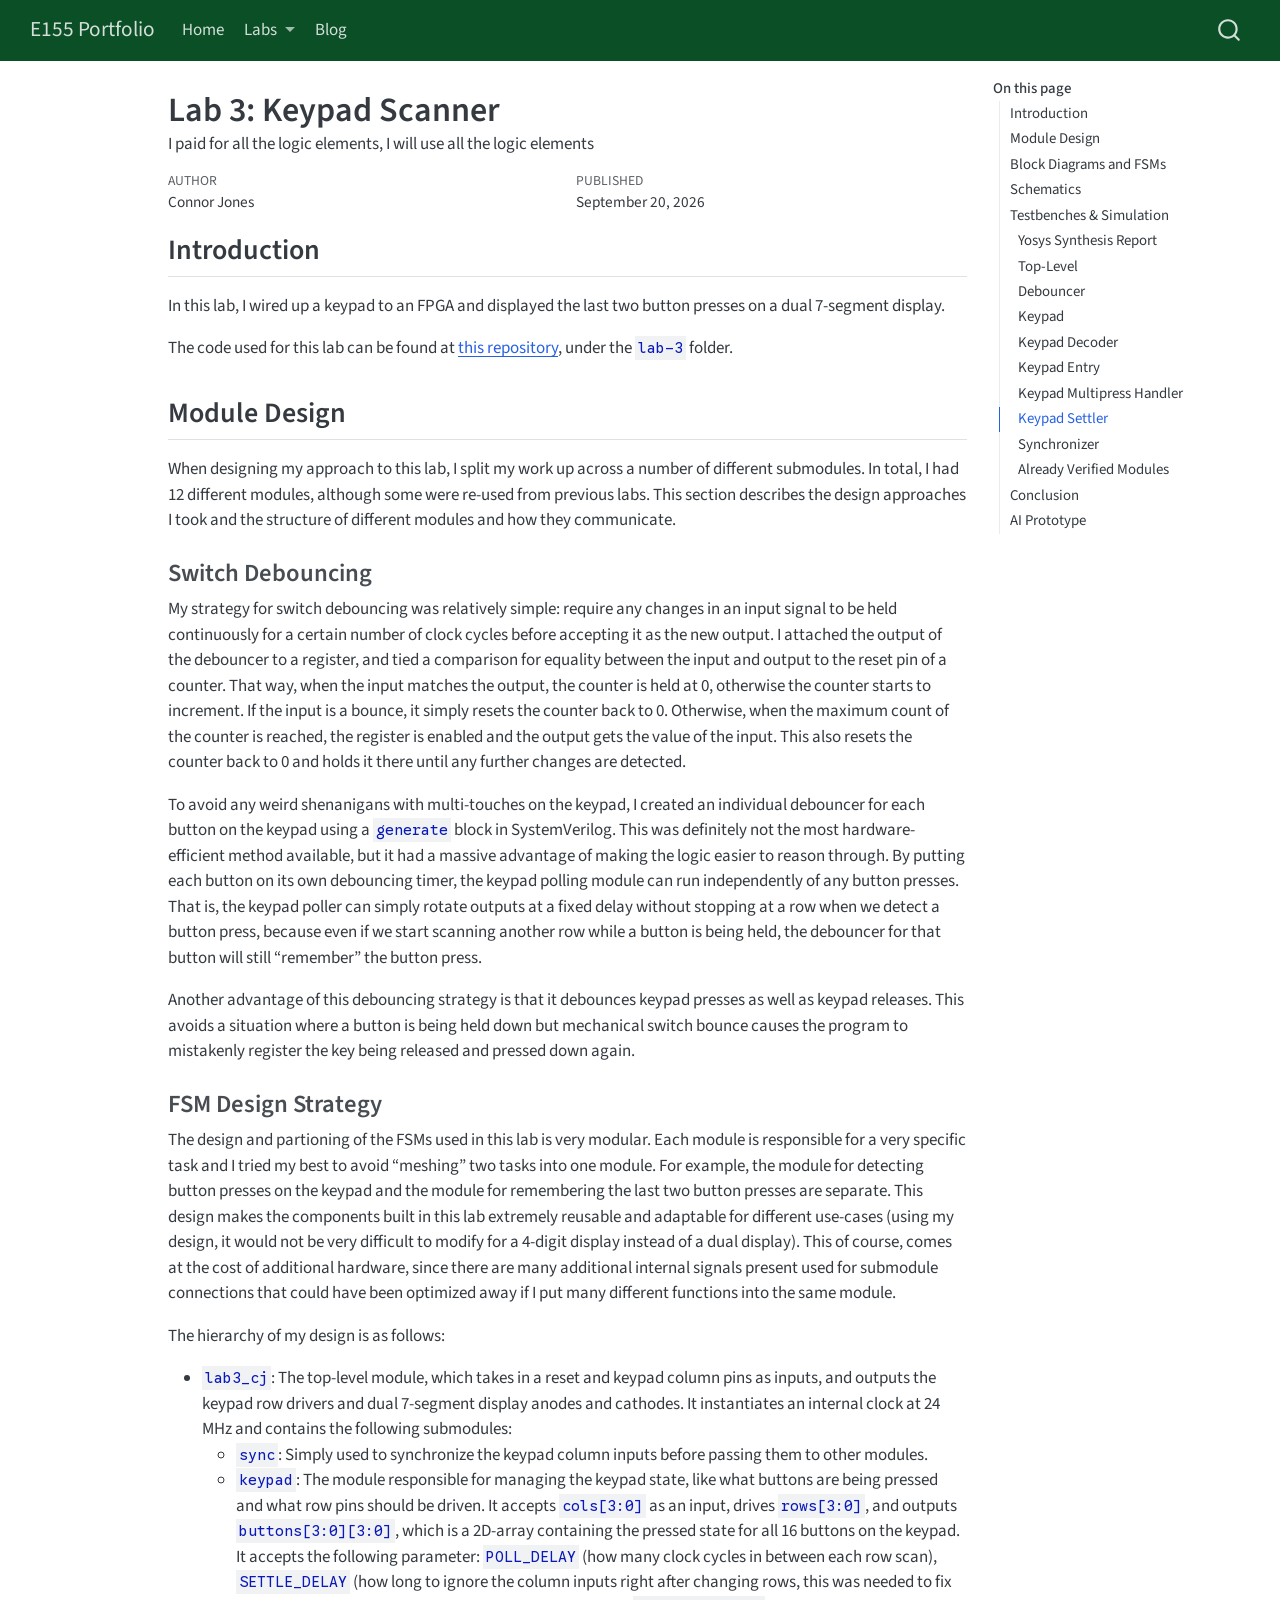
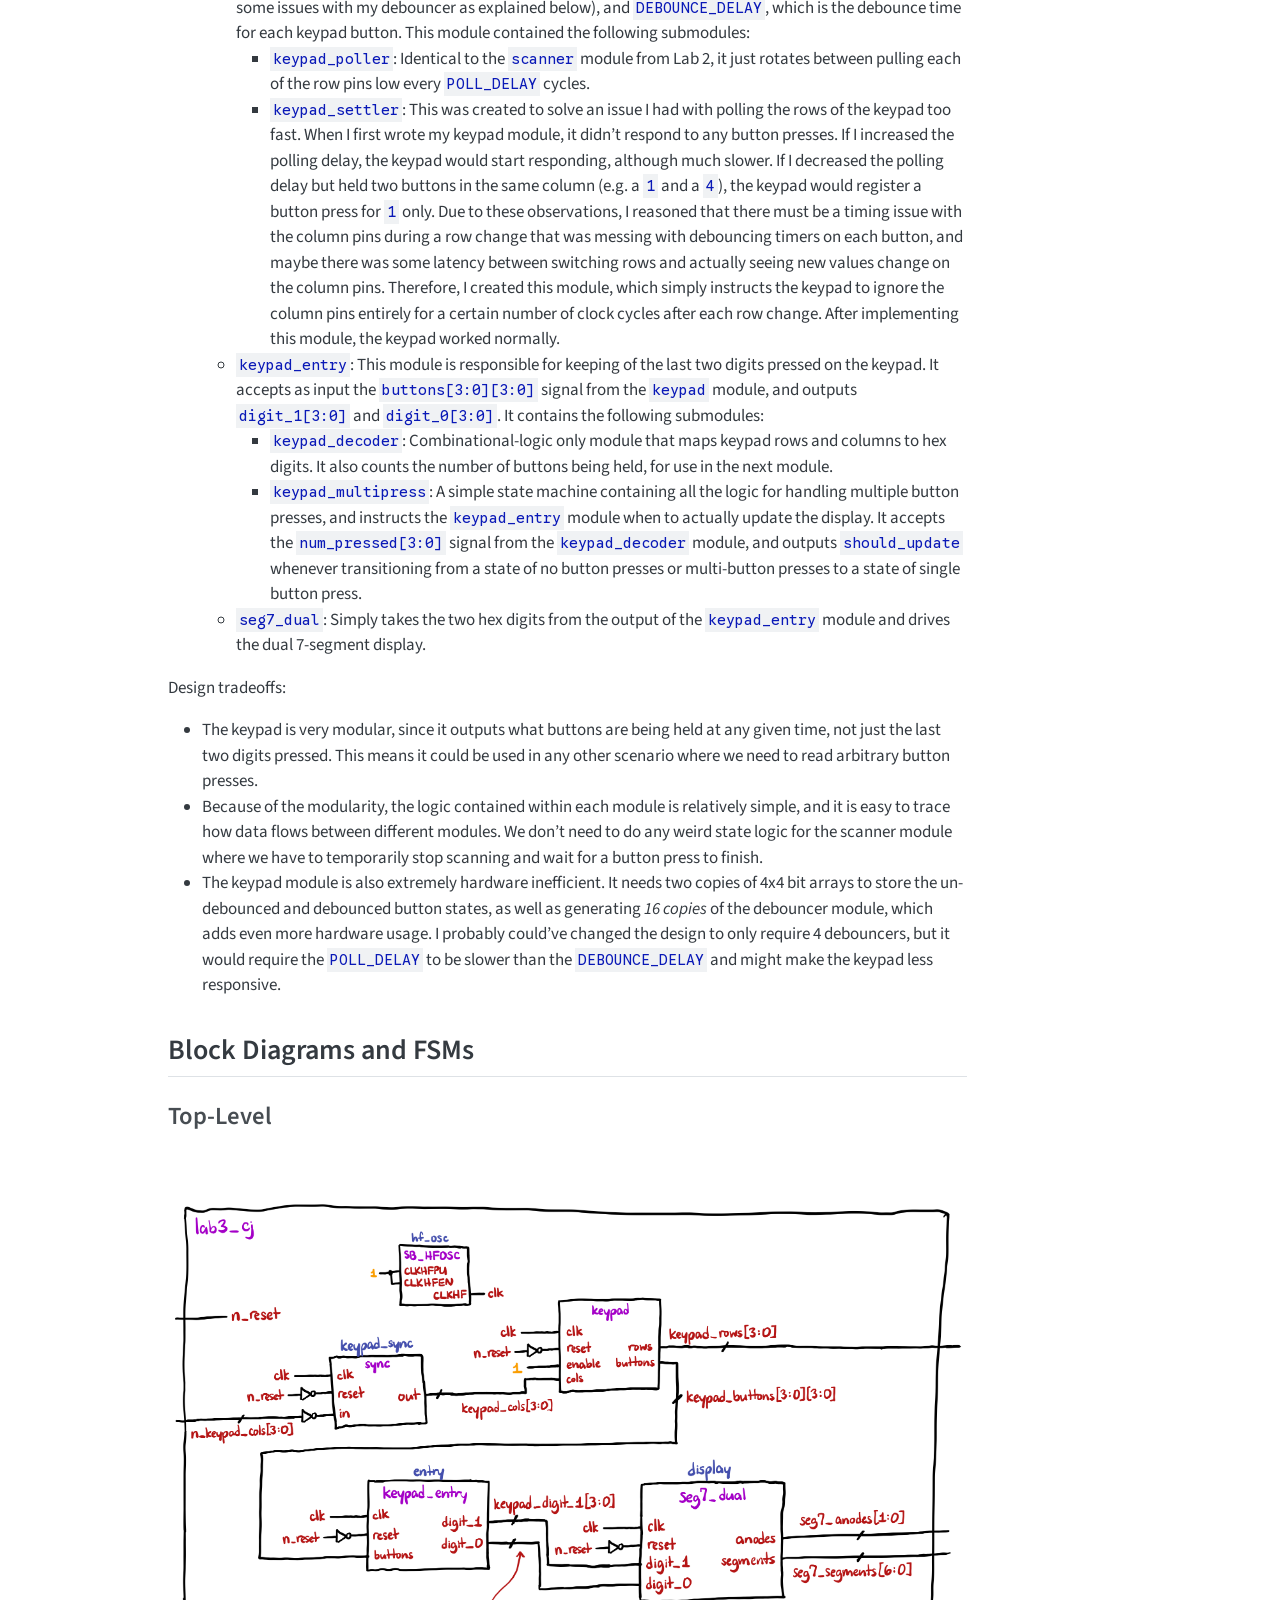
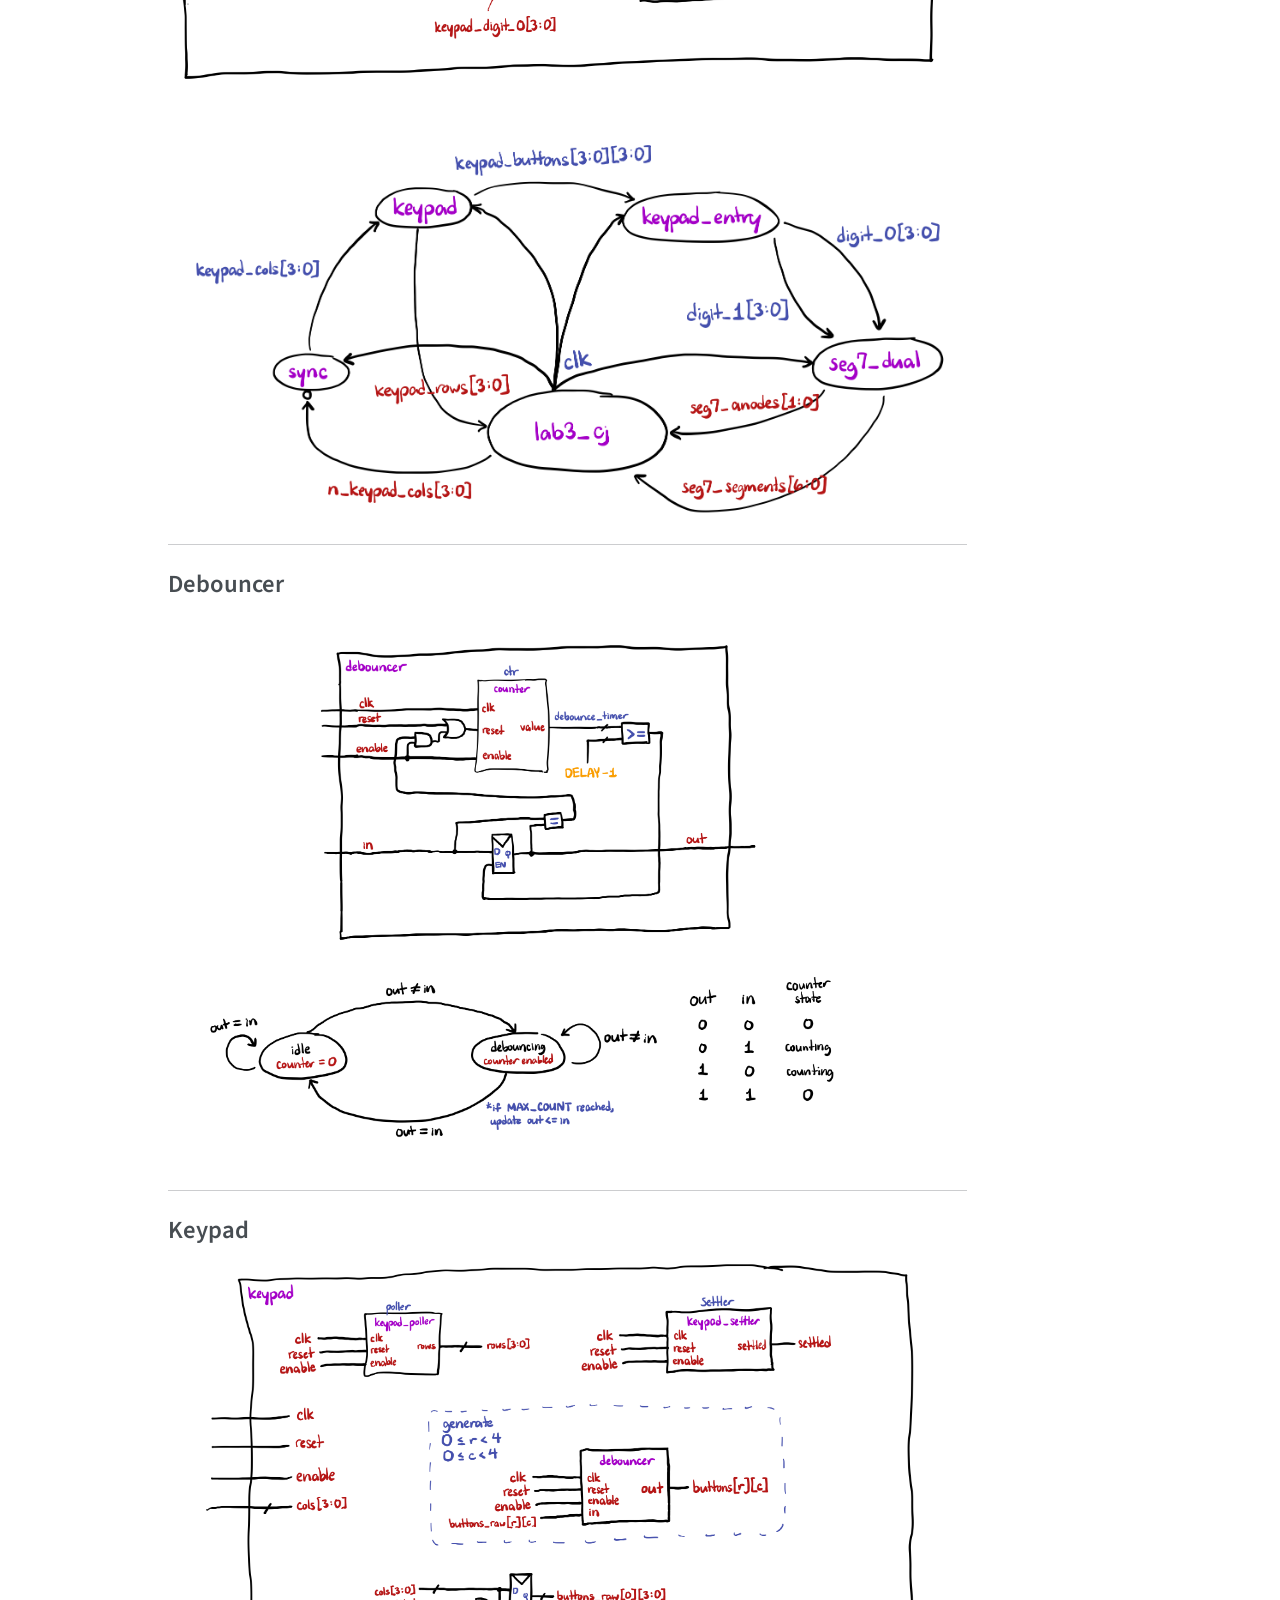
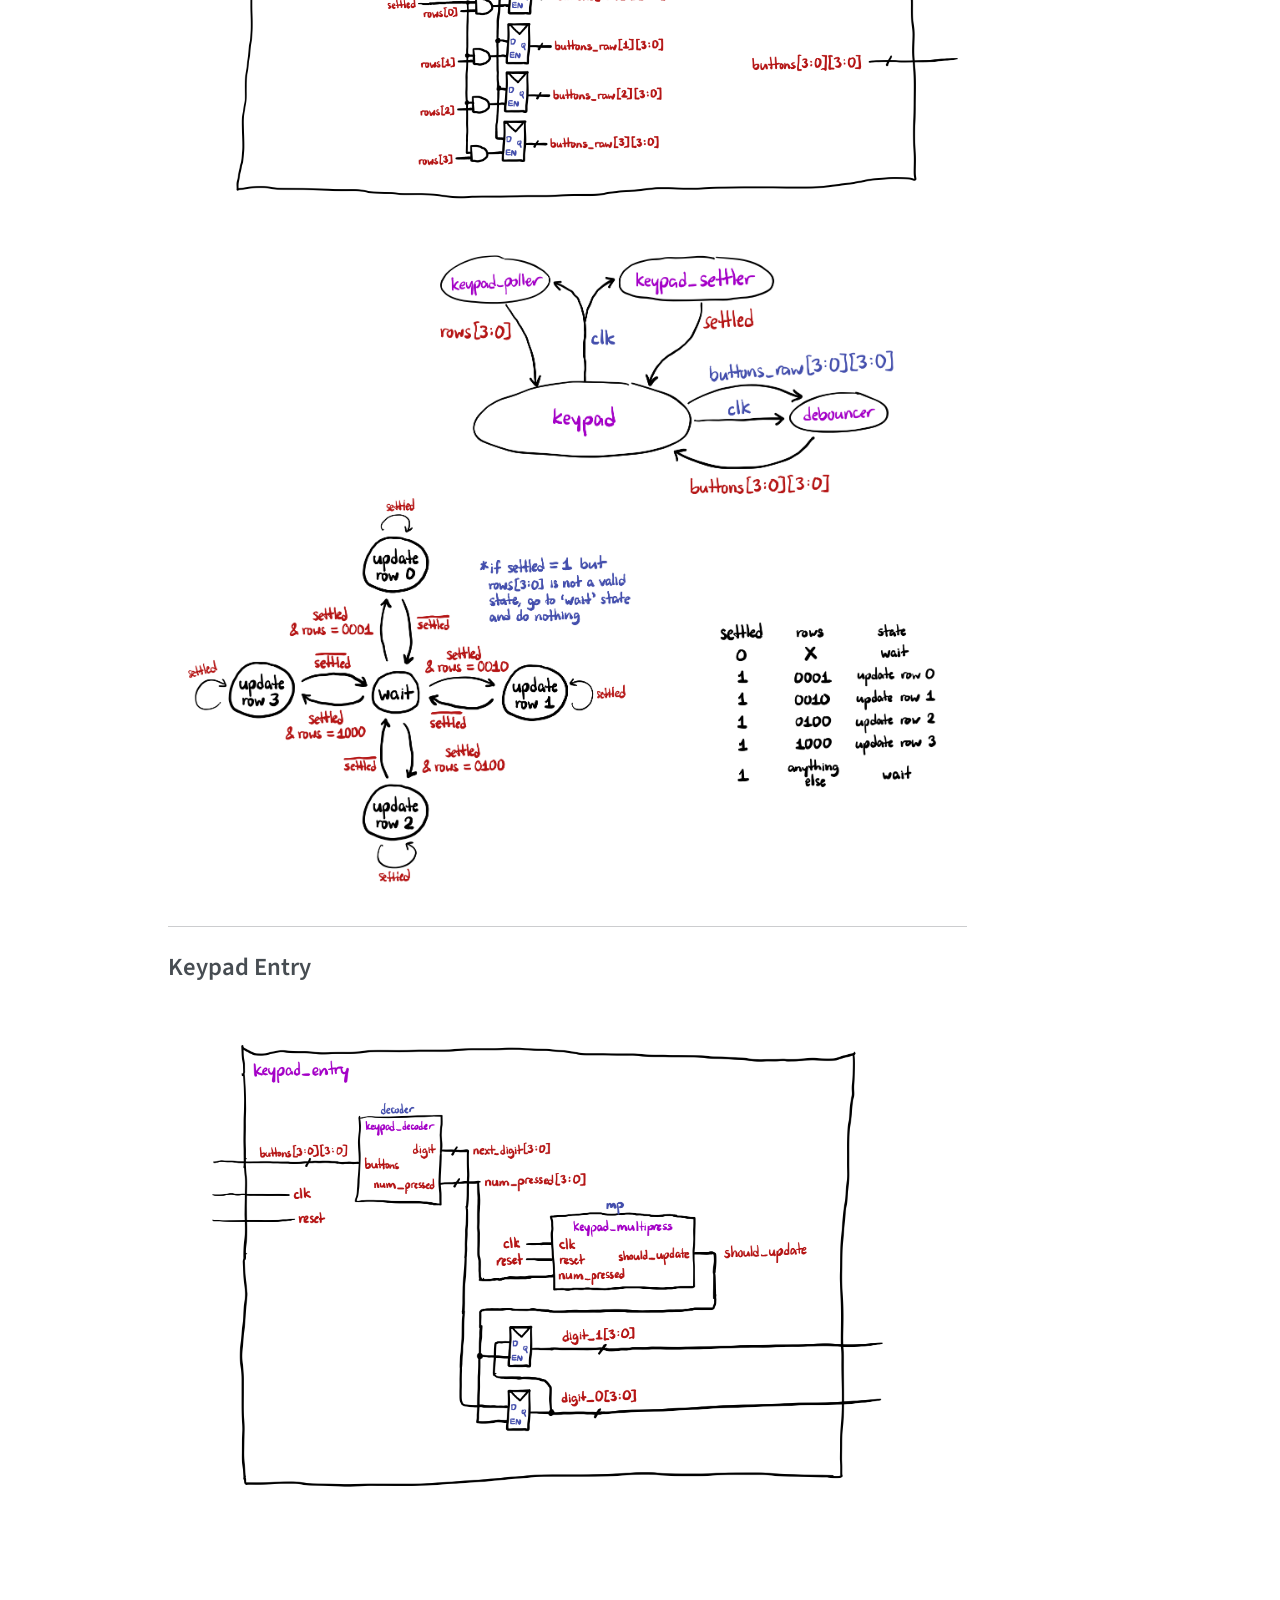
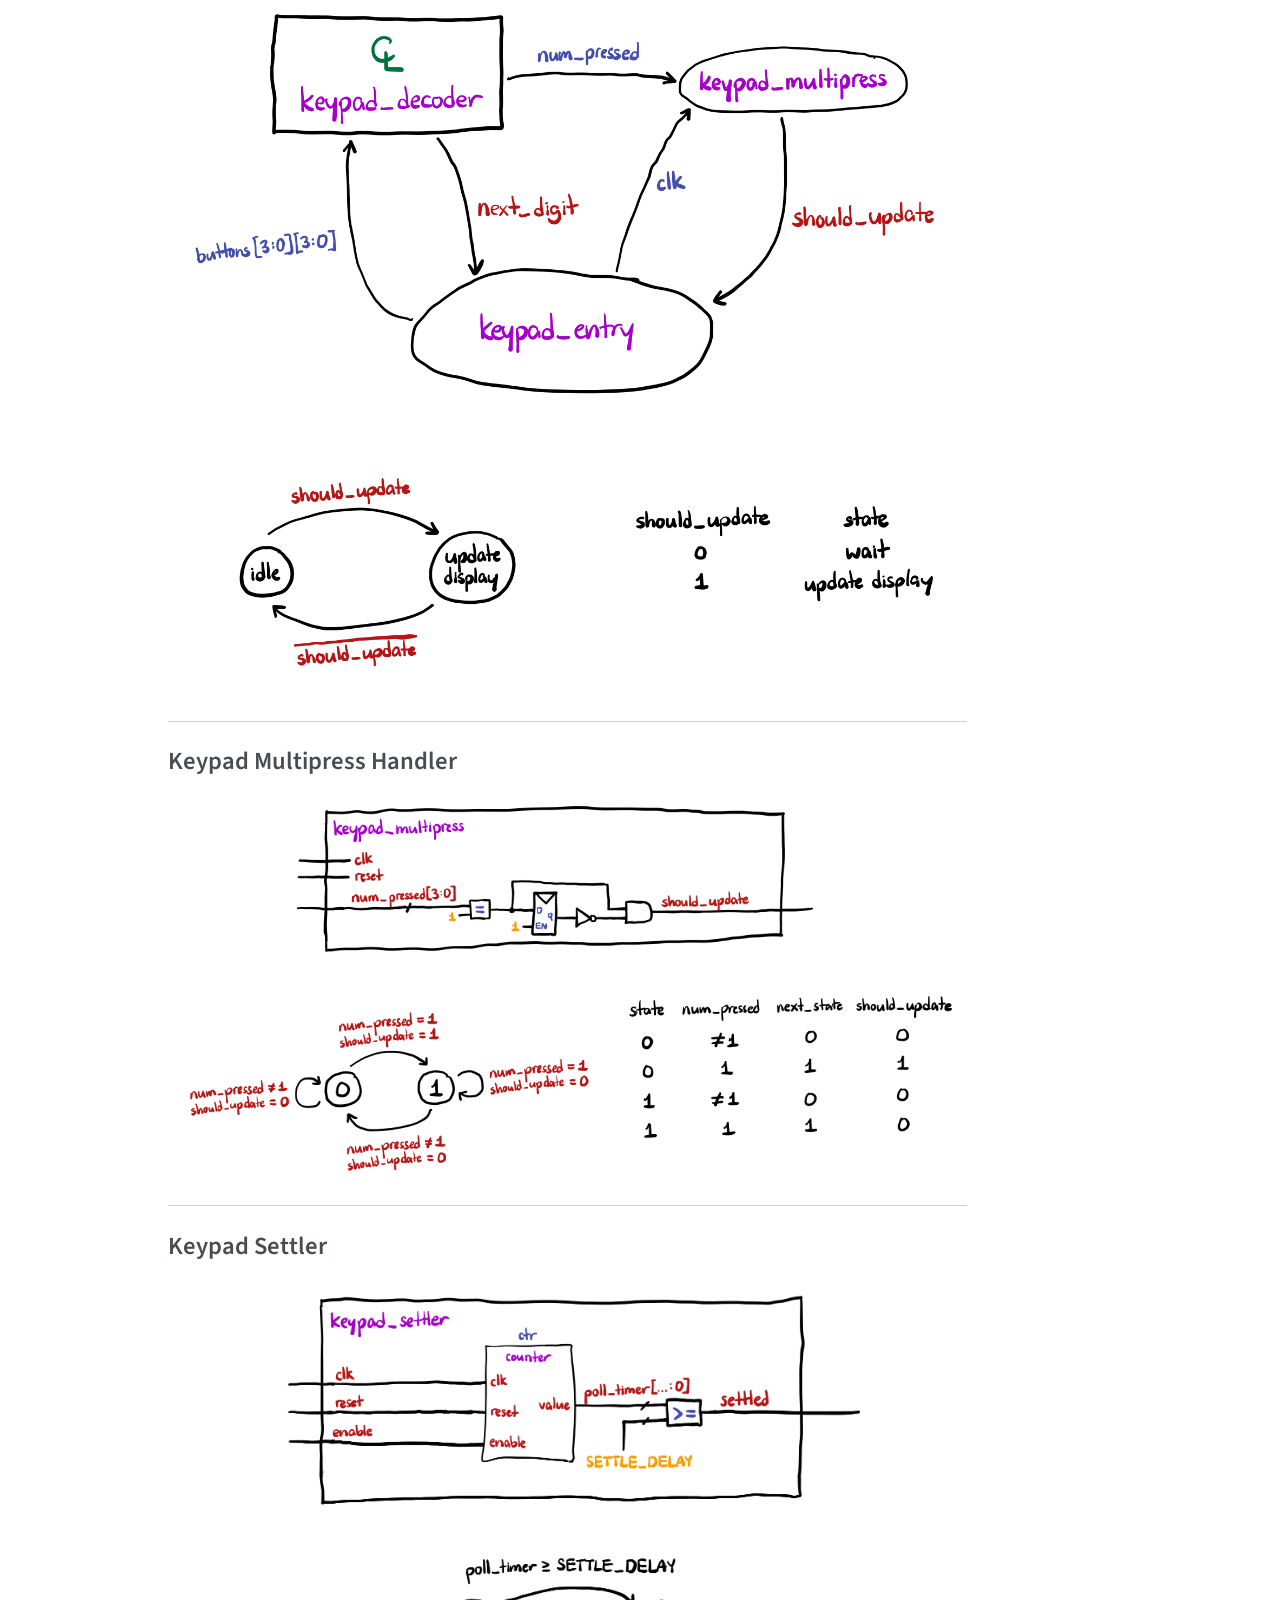
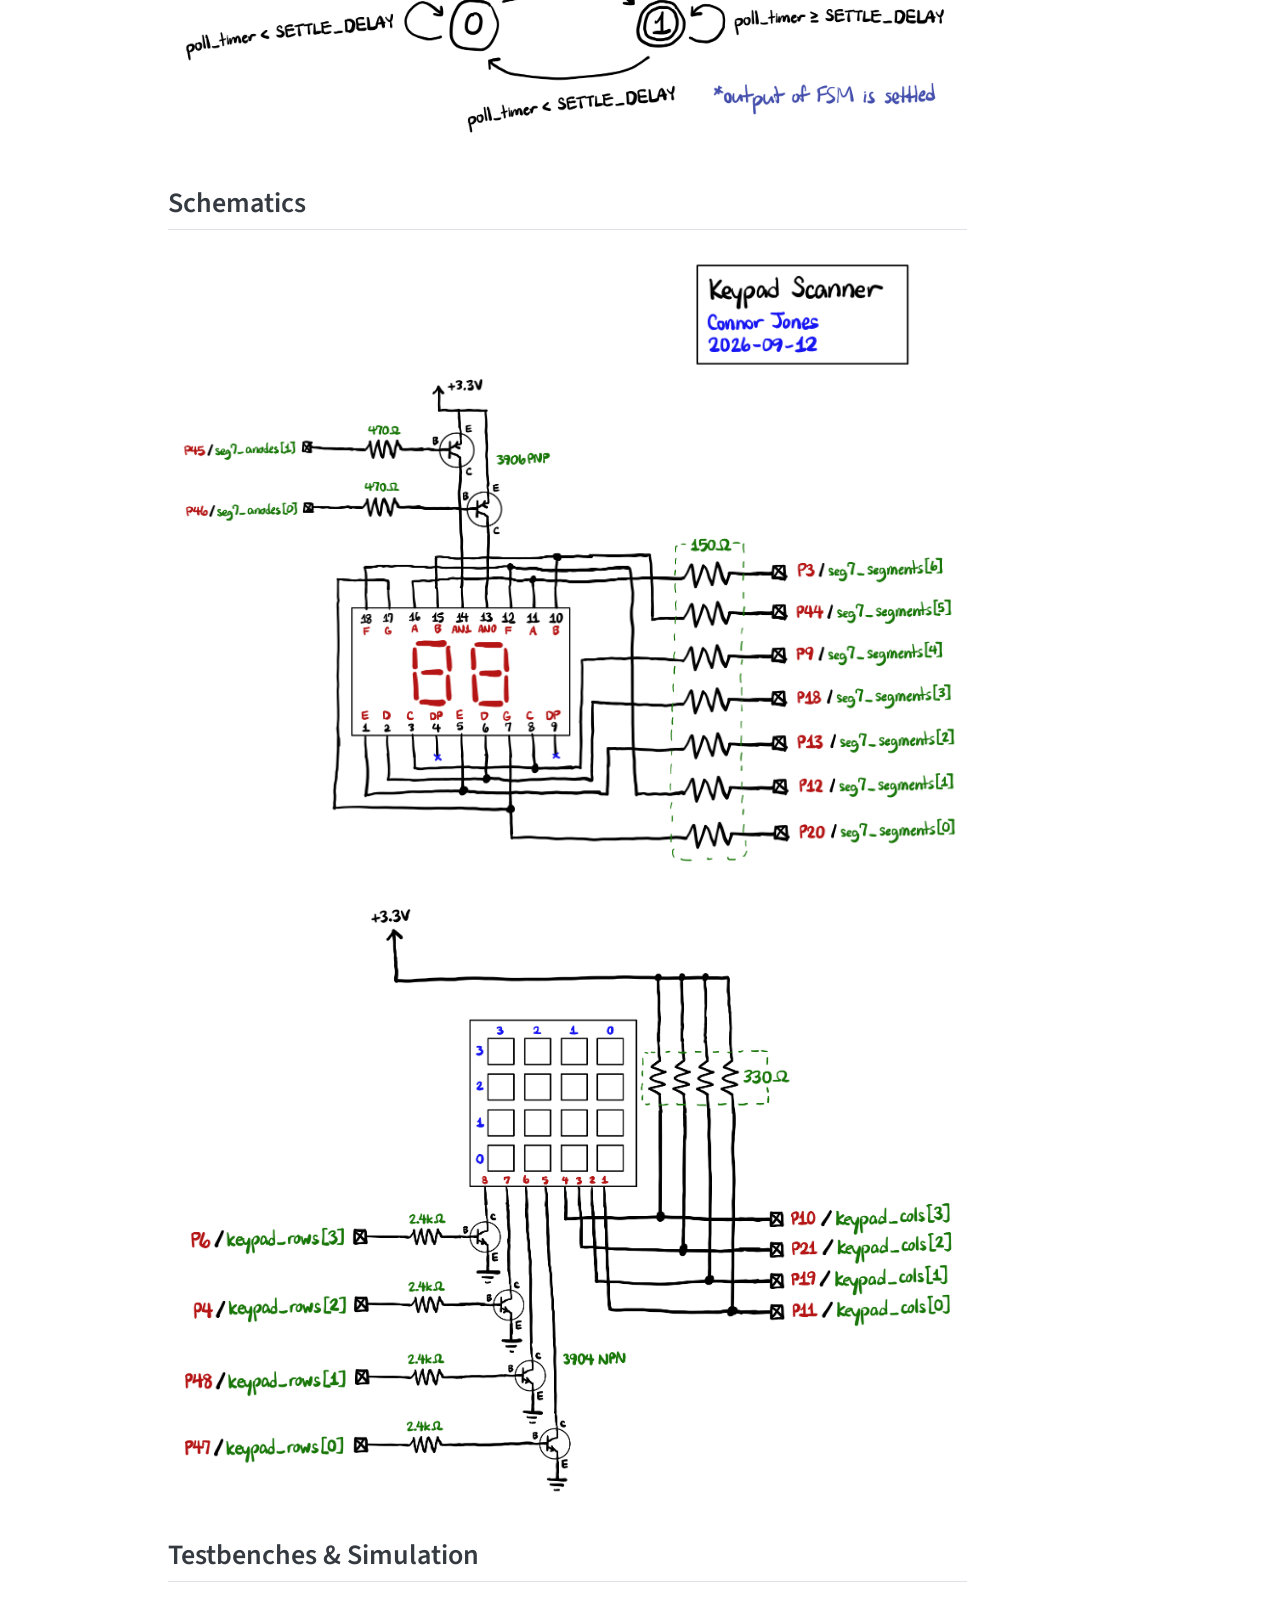
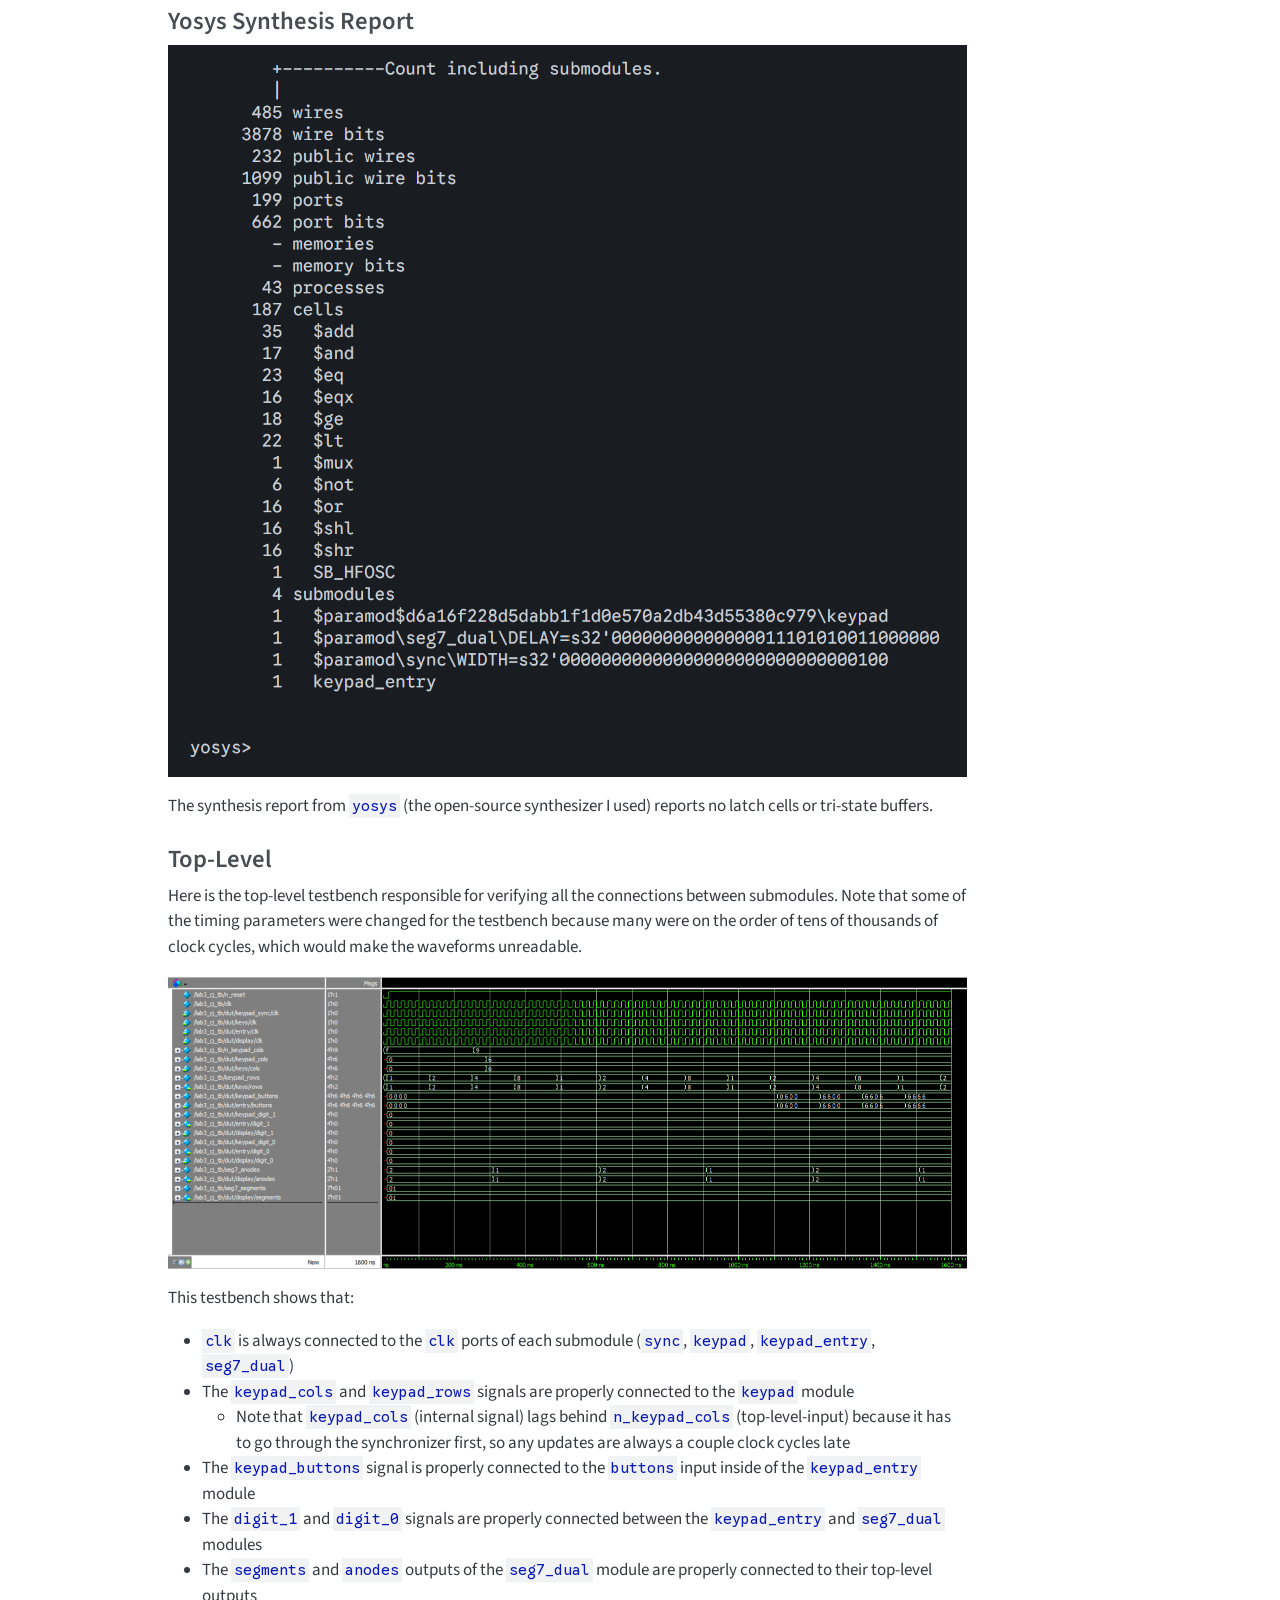
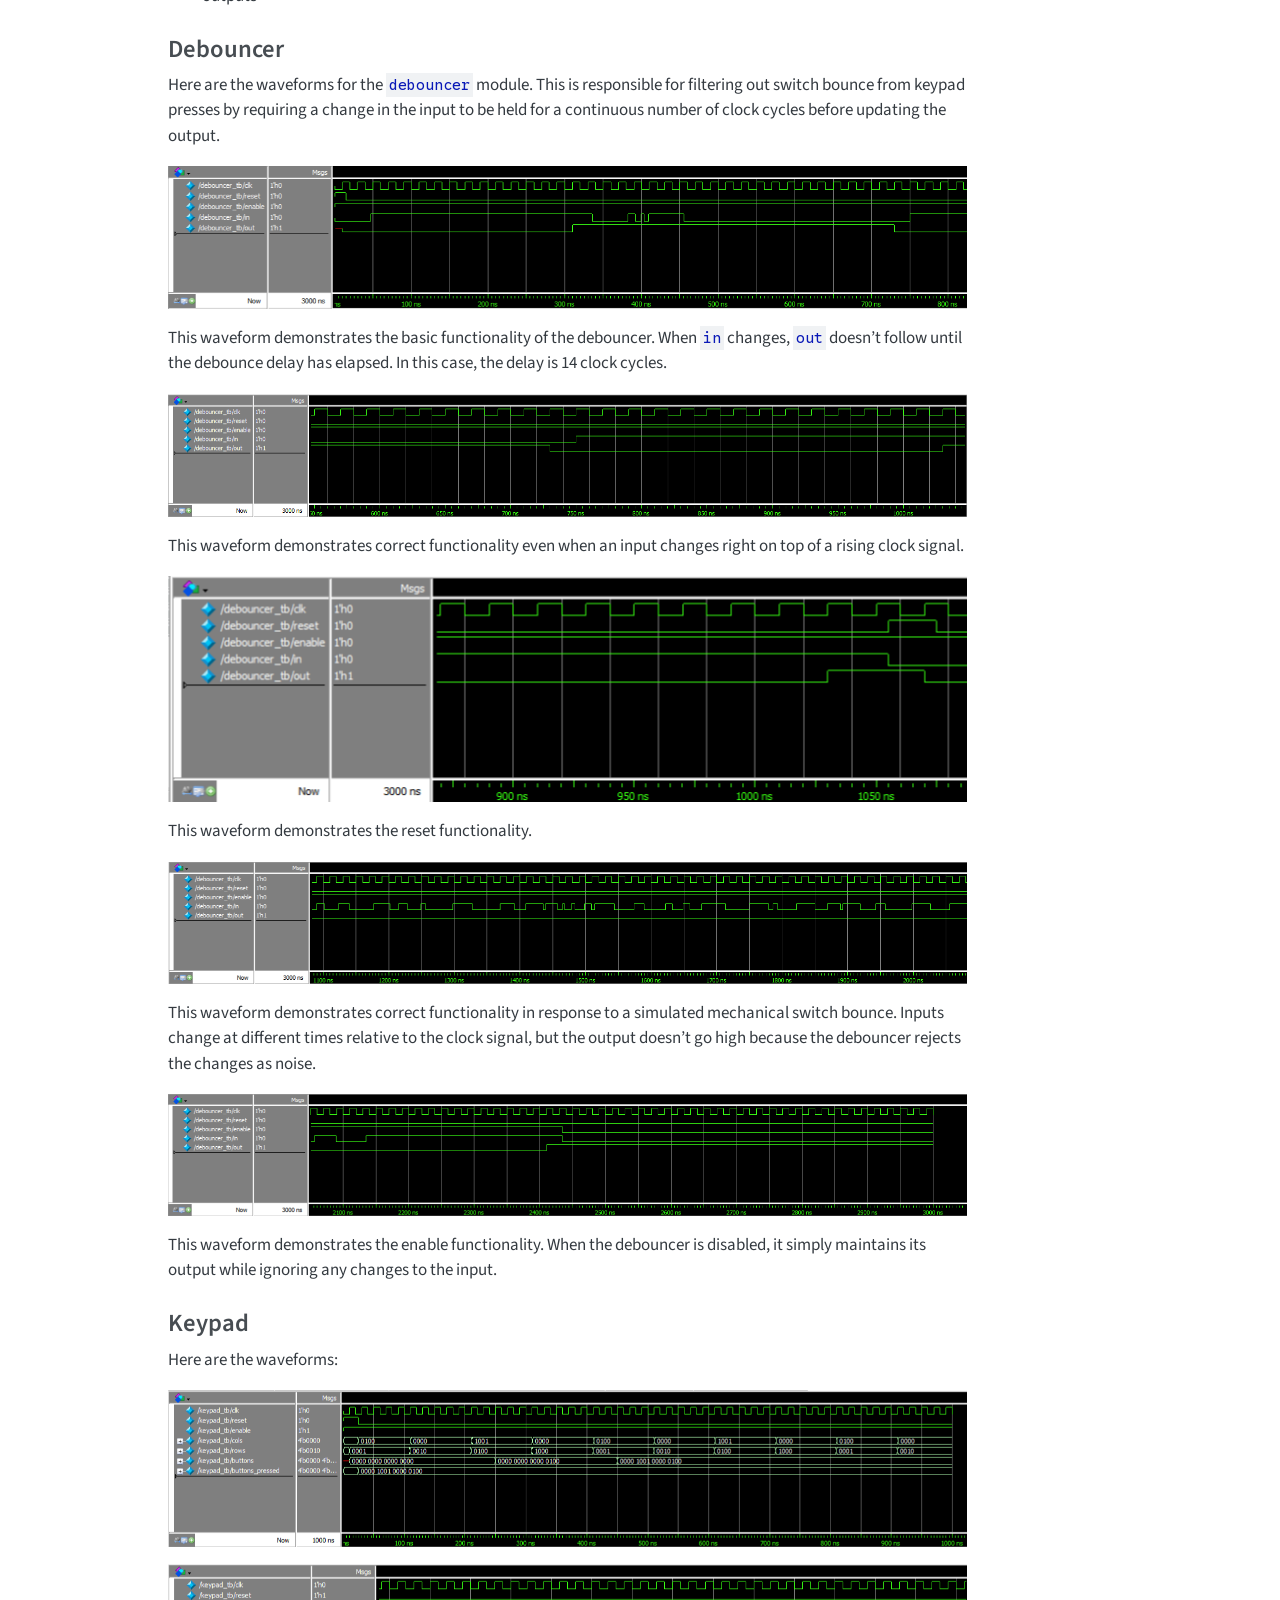
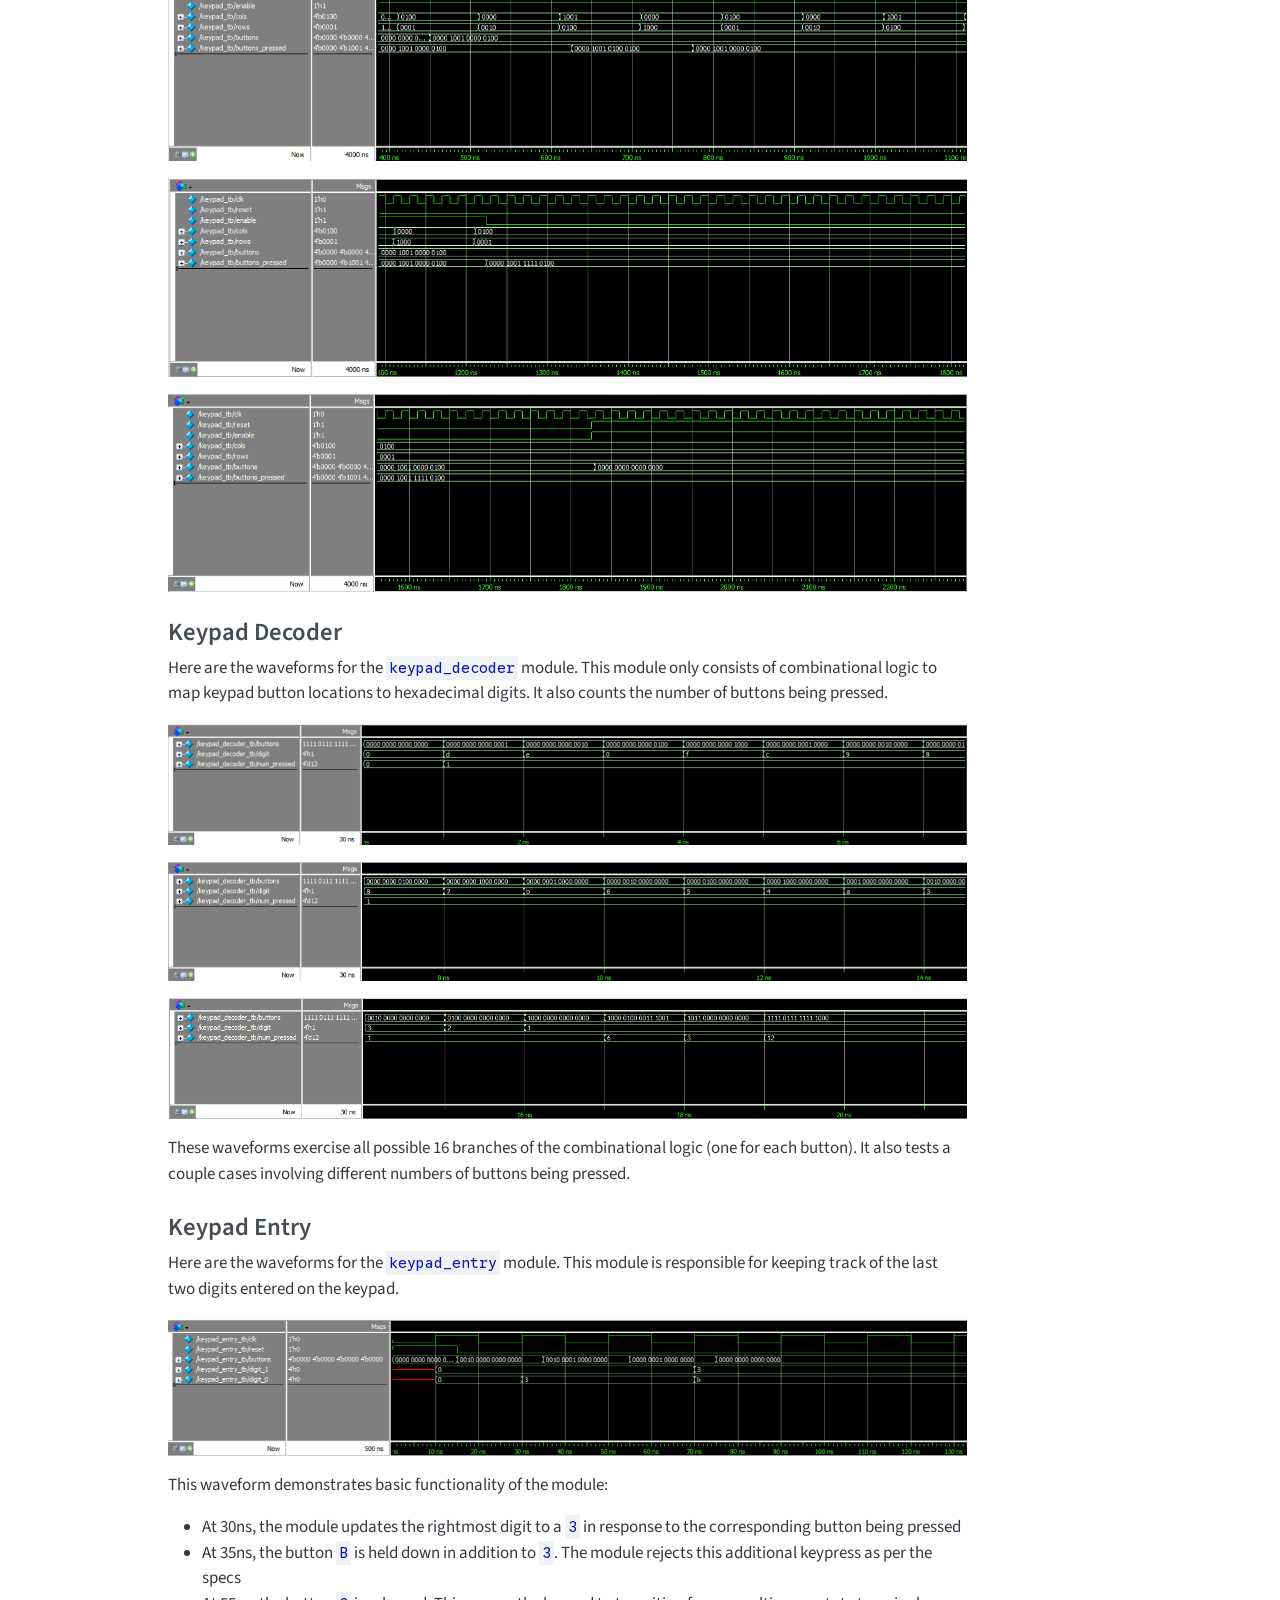
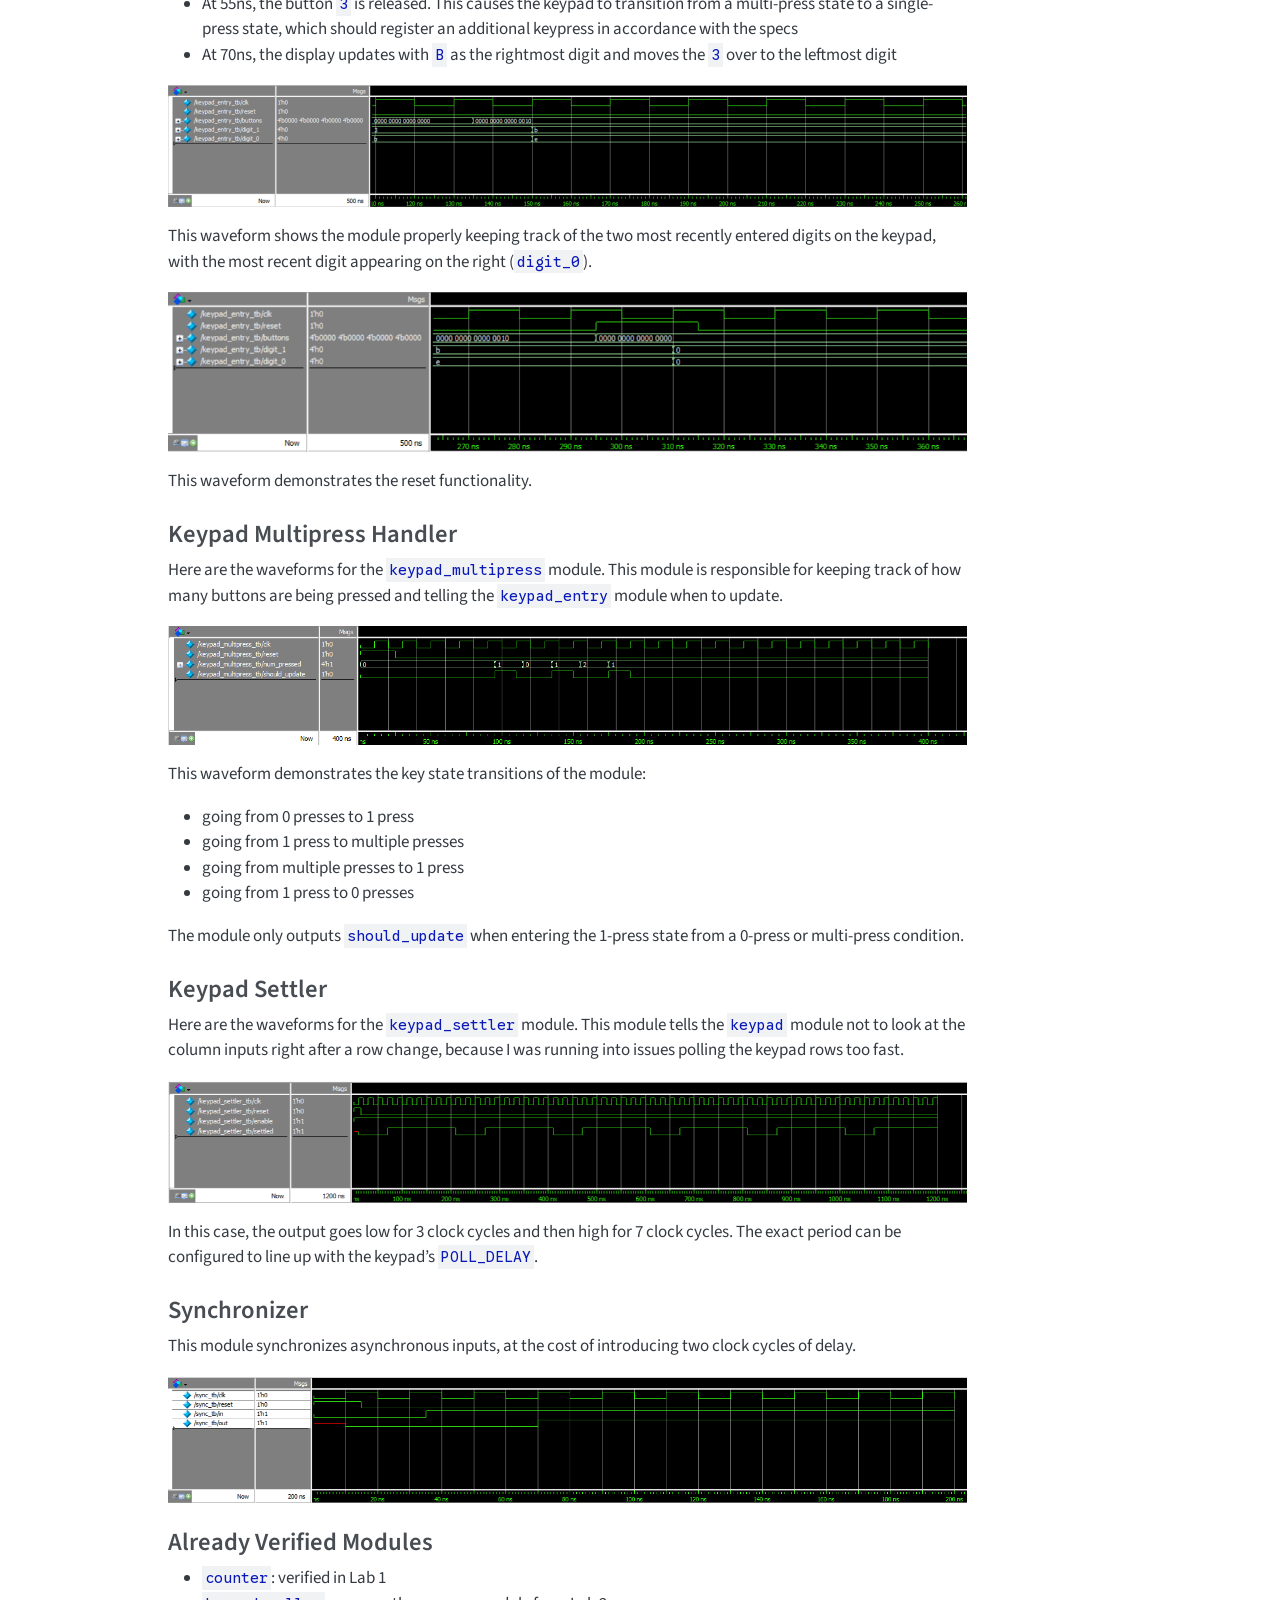
<file: labs/lab-3/index.html>
<!DOCTYPE html>
<html xmlns="http://www.w3.org/1999/xhtml" lang="en" xml:lang="en"><head>

<meta charset="utf-8">
<meta name="generator" content="quarto-1.10.19">

<meta name="viewport" content="width=device-width, initial-scale=1.0, user-scalable=yes">

<meta name="author" content="Connor Jones">
<meta name="dcterms.date" content="2026-09-20">
<meta name="description" content="I paid for all the logic elements, I will use all the logic elements">

<title>Lab 3: Keypad Scanner – E155 Portfolio</title>
<style>
/* Default styles provided by pandoc.
** See https://pandoc.org/MANUAL.html#variables-for-html for config info.
*/
span.smallcaps{font-variant: small-caps;}
div.columns{display: flex; gap: 1.5em;}
div.column{flex: auto;}
@media screen {
div.columns{gap: min(4vw, 1.5em);}
div.column{overflow-x: auto;}
}
div.hanging-indent{margin-left: 1.5em; text-indent: -1.5em;}
ul.task-list{list-style: none;}
ul.task-list li input[type="checkbox"] {
  width: 0.8em;
  margin: 0 0.8em 0.2em -1em; /* quarto-specific, see https://github.com/quarto-dev/quarto-cli/issues/4556 */ 
  vertical-align: middle;
}
/* CSS for syntax highlighting */
html { -webkit-text-size-adjust: 100%; }
pre > code.sourceCode { white-space: pre; position: relative; }
pre > code.sourceCode > span { display: inline-block; line-height: 1.25; }
pre > code.sourceCode > span:empty { height: 1.2em; }
.sourceCode { overflow: visible; }
code.sourceCode > span { color: inherit; text-decoration: inherit; }
div.sourceCode { margin: 1em 0; }
pre.sourceCode { margin: 0; }
@media screen {
div.sourceCode { overflow: auto; }
}
@media print {
pre > code.sourceCode { white-space: pre-wrap; }
pre > code.sourceCode > span { text-indent: -5em; padding-left: 5em; }
}
pre.numberSource code
  { counter-reset: source-line 0; }
pre.numberSource code > span
  { position: relative; left: -4em; counter-increment: source-line; }
pre.numberSource code > span > a:first-child::before
  { content: counter(source-line);
    position: relative; left: -1em; text-align: right; vertical-align: baseline;
    border: none; display: inline-block;
    -webkit-touch-callout: none; -webkit-user-select: none;
    -khtml-user-select: none; -moz-user-select: none;
    -ms-user-select: none; user-select: none;
    padding: 0 4px; width: 4em;
  }
pre.numberSource { margin-left: 3em;  padding-left: 4px; }
div.sourceCode
  {   }
@media screen {
pre > code.sourceCode > span > a:first-child::before { text-decoration: underline; }
}
</style>


<script src="../../site_libs/quarto-nav/quarto-nav.js"></script>
<script src="../../site_libs/quarto-nav/headroom.min.js"></script>
<script src="../../site_libs/clipboard/clipboard.min.js"></script>
<script src="../../site_libs/quarto-search/autocomplete.umd.js"></script>
<script src="../../site_libs/quarto-search/fuse.min.js"></script>
<script src="../../site_libs/quarto-search/quarto-search.js"></script>
<meta name="quarto:offset" content="../../">
<script src="../../site_libs/quarto-html/quarto.js" type="module"></script>
<script src="../../site_libs/quarto-html/tabsets/tabsets.js" type="module"></script>
<script src="../../site_libs/quarto-html/popper.min.js"></script>
<script src="../../site_libs/quarto-html/tippy.umd.min.js"></script>
<script src="../../site_libs/quarto-html/anchor.min.js"></script>
<link href="../../site_libs/quarto-html/tippy.css" rel="stylesheet">
<link href="../../site_libs/quarto-html/quarto-syntax-highlighting-9586da2ebfcc746460b8dc338fe0087b.css" rel="stylesheet" id="quarto-text-highlighting-styles">
<script src="../../site_libs/bootstrap/bootstrap.min.js"></script>
<link href="../../site_libs/bootstrap/bootstrap-icons.css" rel="stylesheet">
<link href="../../site_libs/bootstrap/bootstrap-87bffa701a79ed8ec71ae3e9b147f3fa.min.css" rel="stylesheet" append-hash="true" id="quarto-bootstrap" data-mode="light">
<script id="quarto-search-options" type="application/json">{
  "location": "navbar",
  "copy-button": false,
  "collapse-after": 3,
  "panel-placement": "end",
  "type": "overlay",
  "limit": 50,
  "keyboard-shortcut": [
    "f",
    "/",
    "s"
  ],
  "show-item-context": false,
  "language": {
    "search-no-results-text": "No results",
    "search-matching-documents-text": "matching documents",
    "search-copy-link-title": "Copy link to search",
    "search-hide-matches-text": "Hide additional matches",
    "search-more-match-text": "more match in this document",
    "search-more-matches-text": "more matches in this document",
    "search-clear-button-title": "Clear",
    "search-text-placeholder": "",
    "search-detached-cancel-button-title": "Cancel",
    "search-submit-button-title": "Submit",
    "search-label": "Search"
  }
}</script>


</head>

<body class="nav-fixed quarto-light">

<div id="quarto-search-results"></div>
  <header id="quarto-header" class="headroom fixed-top">
    <nav class="navbar navbar-expand-lg " data-bs-theme="dark">
      <div class="navbar-container container-fluid">
      <div class="navbar-brand-container mx-auto">
    <a class="navbar-brand" href="../../index.html">
    <span class="navbar-title">E155 Portfolio</span>
    </a>
  </div>
            <div id="quarto-search" class="" title="Search"></div>
          <button class="navbar-toggler" type="button" data-bs-toggle="collapse" data-bs-target="#navbarCollapse" aria-controls="navbarCollapse" role="menu" aria-expanded="false" aria-label="Toggle navigation" onclick="if (window.quartoToggleHeadroom) { window.quartoToggleHeadroom(); }">
  <span class="navbar-toggler-icon"></span>
</button>
          <div class="collapse navbar-collapse" id="navbarCollapse">
            <ul class="navbar-nav navbar-nav-scroll me-auto">
  <li class="nav-item">
    <a class="nav-link" href="../../index.html"> 
<span class="menu-text">Home</span></a>
  </li>  
  <li class="nav-item dropdown ">
    <a class="nav-link dropdown-toggle" href="#" id="nav-menu-labs" role="link" data-bs-toggle="dropdown" aria-expanded="false">
 <span class="menu-text">Labs</span>
    </a>
    <ul class="dropdown-menu" aria-labelledby="nav-menu-labs">    
        <li>
    <a class="dropdown-item" href="../../labs/index.html">
 <span class="dropdown-text">Overview</span></a>
  </li>  
        <li>
    <a class="dropdown-item" href="../../labs/lab-1/index.html">
 <span class="dropdown-text">Lab 1</span></a>
  </li>  
        <li>
    <a class="dropdown-item" href="../../labs/lab-2/index.html">
 <span class="dropdown-text">Lab 2</span></a>
  </li>  
        <li>
    <a class="dropdown-item" href="../../labs/lab-3/index.html">
 <span class="dropdown-text">Lab 3</span></a>
  </li>  
        <li>
    <a class="dropdown-item" href="../../labs/lab-4/index.html">
 <span class="dropdown-text">Lab 4</span></a>
  </li>  
        <li>
    <a class="dropdown-item" href="../../labs/lab-5/index.html">
 <span class="dropdown-text">Lab 5</span></a>
  </li>  
        <li>
    <a class="dropdown-item" href="../../labs/lab-6/index.html">
 <span class="dropdown-text">Lab 6</span></a>
  </li>  
        <li>
    <a class="dropdown-item" href="../../labs/lab-7/index.html">
 <span class="dropdown-text">Lab 7</span></a>
  </li>  
    </ul>
  </li>
  <li class="nav-item">
    <a class="nav-link" href="../../blog.html"> 
<span class="menu-text">Blog</span></a>
  </li>  
</ul>
          </div> <!-- /navcollapse -->
            <div class="quarto-navbar-tools">
</div>
      </div> <!-- /container-fluid -->
    </nav>
</header>
<!-- content -->
<div id="quarto-content" class="quarto-container page-columns page-rows-contents page-layout-article page-navbar">
<!-- sidebar -->
<!-- margin-sidebar -->
    <div id="quarto-margin-sidebar" class="sidebar margin-sidebar">
        <nav id="TOC" role="doc-toc" class="toc-active">
    <h2 id="toc-title">On this page</h2>
   
  <ul>
  <li><a href="#introduction" id="toc-introduction" class="nav-link active" data-scroll-target="#introduction">Introduction</a></li>
  <li><a href="#module-design" id="toc-module-design" class="nav-link" data-scroll-target="#module-design">Module Design</a>
  <ul>
  <li><a href="#switch-debouncing" id="toc-switch-debouncing" class="nav-link" data-scroll-target="#switch-debouncing">Switch Debouncing</a></li>
  <li><a href="#fsm-design-strategy" id="toc-fsm-design-strategy" class="nav-link" data-scroll-target="#fsm-design-strategy">FSM Design Strategy</a></li>
  </ul></li>
  <li><a href="#block-diagrams-and-fsms" id="toc-block-diagrams-and-fsms" class="nav-link" data-scroll-target="#block-diagrams-and-fsms">Block Diagrams and FSMs</a>
  <ul>
  <li><a href="#top-level" id="toc-top-level" class="nav-link" data-scroll-target="#top-level">Top-Level</a></li>
  <li><a href="#debouncer" id="toc-debouncer" class="nav-link" data-scroll-target="#debouncer">Debouncer</a></li>
  <li><a href="#keypad" id="toc-keypad" class="nav-link" data-scroll-target="#keypad">Keypad</a></li>
  <li><a href="#keypad-entry" id="toc-keypad-entry" class="nav-link" data-scroll-target="#keypad-entry">Keypad Entry</a></li>
  <li><a href="#keypad-multipress-handler" id="toc-keypad-multipress-handler" class="nav-link" data-scroll-target="#keypad-multipress-handler">Keypad Multipress Handler</a></li>
  <li><a href="#keypad-settler" id="toc-keypad-settler" class="nav-link" data-scroll-target="#keypad-settler">Keypad Settler</a></li>
  </ul></li>
  <li><a href="#schematics" id="toc-schematics" class="nav-link" data-scroll-target="#schematics">Schematics</a></li>
  <li><a href="#testbenches-simulation" id="toc-testbenches-simulation" class="nav-link" data-scroll-target="#testbenches-simulation">Testbenches &amp; Simulation</a>
  <ul>
  <li><a href="#yosys-synthesis-report" id="toc-yosys-synthesis-report" class="nav-link" data-scroll-target="#yosys-synthesis-report">Yosys Synthesis Report</a></li>
  <li><a href="#top-level-1" id="toc-top-level-1" class="nav-link" data-scroll-target="#top-level-1">Top-Level</a></li>
  <li><a href="#debouncer-1" id="toc-debouncer-1" class="nav-link" data-scroll-target="#debouncer-1">Debouncer</a></li>
  <li><a href="#keypad-1" id="toc-keypad-1" class="nav-link" data-scroll-target="#keypad-1">Keypad</a></li>
  <li><a href="#keypad-decoder" id="toc-keypad-decoder" class="nav-link" data-scroll-target="#keypad-decoder">Keypad Decoder</a></li>
  <li><a href="#keypad-entry-1" id="toc-keypad-entry-1" class="nav-link" data-scroll-target="#keypad-entry-1">Keypad Entry</a></li>
  <li><a href="#keypad-multipress-handler-1" id="toc-keypad-multipress-handler-1" class="nav-link" data-scroll-target="#keypad-multipress-handler-1">Keypad Multipress Handler</a></li>
  <li><a href="#keypad-settler-1" id="toc-keypad-settler-1" class="nav-link" data-scroll-target="#keypad-settler-1">Keypad Settler</a></li>
  <li><a href="#synchronizer" id="toc-synchronizer" class="nav-link" data-scroll-target="#synchronizer">Synchronizer</a></li>
  <li><a href="#already-verified-modules" id="toc-already-verified-modules" class="nav-link" data-scroll-target="#already-verified-modules">Already Verified Modules</a></li>
  </ul></li>
  <li><a href="#conclusion" id="toc-conclusion" class="nav-link" data-scroll-target="#conclusion">Conclusion</a></li>
  <li><a href="#ai-prototype" id="toc-ai-prototype" class="nav-link" data-scroll-target="#ai-prototype">AI Prototype</a></li>
  </ul>
</nav>
    </div>
<!-- main -->
<main class="content" id="quarto-document-content">

<header id="title-block-header" class="quarto-title-block default">
<div class="quarto-title">
<h1 class="title">Lab 3: Keypad Scanner</h1>
</div>

<div>
  <div class="description">
    I paid for all the logic elements, I will use all the logic elements
  </div>
</div>


<div class="quarto-title-meta">

    <div>
    <div class="quarto-title-meta-heading">Author</div>
    <div class="quarto-title-meta-contents">
             <p>Connor Jones </p>
          </div>
  </div>
    
    <div>
    <div class="quarto-title-meta-heading">Published</div>
    <div class="quarto-title-meta-contents">
      <p class="date">September 20, 2026</p>
    </div>
  </div>
  
    
  </div>
  


</header>


<section id="introduction" class="level2">
<h2 class="anchored" data-anchor-id="introduction">Introduction</h2>
<p>In this lab, I wired up a keypad to an FPGA and displayed the last two button presses on a dual 7-segment display.</p>
<p>The code used for this lab can be found at <a href="https://github.com/conjoneshmc/e155-labs">this repository</a>, under the <code>lab-3</code> folder.</p>
</section>
<section id="module-design" class="level2">
<h2 class="anchored" data-anchor-id="module-design">Module Design</h2>
<p>When designing my approach to this lab, I split my work up across a number of different submodules. In total, I had 12 different modules, although some were re-used from previous labs. This section describes the design approaches I took and the structure of different modules and how they communicate.</p>
<section id="switch-debouncing" class="level3">
<h3 class="anchored" data-anchor-id="switch-debouncing">Switch Debouncing</h3>
<p>My strategy for switch debouncing was relatively simple: require any changes in an input signal to be held continuously for a certain number of clock cycles before accepting it as the new output. I attached the output of the debouncer to a register, and tied a comparison for equality between the input and output to the reset pin of a counter. That way, when the input matches the output, the counter is held at 0, otherwise the counter starts to increment. If the input is a bounce, it simply resets the counter back to 0. Otherwise, when the maximum count of the counter is reached, the register is enabled and the output gets the value of the input. This also resets the counter back to 0 and holds it there until any further changes are detected.</p>
<p>To avoid any weird shenanigans with multi-touches on the keypad, I created an individual debouncer for each button on the keypad using a <code>generate</code> block in SystemVerilog. This was definitely not the most hardware-efficient method available, but it had a massive advantage of making the logic easier to reason through. By putting each button on its own debouncing timer, the keypad polling module can run independently of any button presses. That is, the keypad poller can simply rotate outputs at a fixed delay without stopping at a row when we detect a button press, because even if we start scanning another row while a button is being held, the debouncer for that button will still “remember” the button press.</p>
<p>Another advantage of this debouncing strategy is that it debounces keypad presses as well as keypad releases. This avoids a situation where a button is being held down but mechanical switch bounce causes the program to mistakenly register the key being released and pressed down again.</p>
</section>
<section id="fsm-design-strategy" class="level3">
<h3 class="anchored" data-anchor-id="fsm-design-strategy">FSM Design Strategy</h3>
<p>The design and partioning of the FSMs used in this lab is very modular. Each module is responsible for a very specific task and I tried my best to avoid “meshing” two tasks into one module. For example, the module for detecting button presses on the keypad and the module for remembering the last two button presses are separate. This design makes the components built in this lab extremely reusable and adaptable for different use-cases (using my design, it would not be very difficult to modify for a 4-digit display instead of a dual display). This of course, comes at the cost of additional hardware, since there are many additional internal signals present used for submodule connections that could have been optimized away if I put many different functions into the same module.</p>
<p>The hierarchy of my design is as follows:</p>
<ul>
<li><code>lab3_cj</code>: The top-level module, which takes in a reset and keypad column pins as inputs, and outputs the keypad row drivers and dual 7-segment display anodes and cathodes. It instantiates an internal clock at 24 MHz and contains the following submodules:
<ul>
<li><code>sync</code>: Simply used to synchronize the keypad column inputs before passing them to other modules.</li>
<li><code>keypad</code>: The module responsible for managing the keypad state, like what buttons are being pressed and what row pins should be driven. It accepts <code>cols[3:0]</code> as an input, drives <code>rows[3:0]</code>, and outputs <code>buttons[3:0][3:0]</code>, which is a 2D-array containing the pressed state for all 16 buttons on the keypad. It accepts the following parameter: <code>POLL_DELAY</code> (how many clock cycles in between each row scan), <code>SETTLE_DELAY</code> (how long to ignore the column inputs right after changing rows, this was needed to fix some issues with my debouncer as explained below), and <code>DEBOUNCE_DELAY</code>, which is the debounce time for each keypad button. This module contained the following submodules:
<ul>
<li><code>keypad_poller</code>: Identical to the <code>scanner</code> module from Lab 2, it just rotates between pulling each of the row pins low every <code>POLL_DELAY</code> cycles.</li>
<li><code>keypad_settler</code>: This was created to solve an issue I had with polling the rows of the keypad too fast. When I first wrote my keypad module, it didn’t respond to any button presses. If I increased the polling delay, the keypad would start responding, although much slower. If I decreased the polling delay but held two buttons in the same column (e.g.&nbsp;a <code>1</code> and a <code>4</code>), the keypad would register a button press for <code>1</code> only. Due to these observations, I reasoned that there must be a timing issue with the column pins during a row change that was messing with debouncing timers on each button, and maybe there was some latency between switching rows and actually seeing new values change on the column pins. Therefore, I created this module, which simply instructs the keypad to ignore the column pins entirely for a certain number of clock cycles after each row change. After implementing this module, the keypad worked normally.</li>
</ul></li>
<li><code>keypad_entry</code>: This module is responsible for keeping of the last two digits pressed on the keypad. It accepts as input the <code>buttons[3:0][3:0]</code> signal from the <code>keypad</code> module, and outputs <code>digit_1[3:0]</code> and <code>digit_0[3:0]</code>. It contains the following submodules:
<ul>
<li><code>keypad_decoder</code>: Combinational-logic only module that maps keypad rows and columns to hex digits. It also counts the number of buttons being held, for use in the next module.</li>
<li><code>keypad_multipress</code>: A simple state machine containing all the logic for handling multiple button presses, and instructs the <code>keypad_entry</code> module when to actually update the display. It accepts the <code>num_pressed[3:0]</code> signal from the <code>keypad_decoder</code> module, and outputs <code>should_update</code> whenever transitioning from a state of no button presses or multi-button presses to a state of single button press.</li>
</ul></li>
<li><code>seg7_dual</code>: Simply takes the two hex digits from the output of the <code>keypad_entry</code> module and drives the dual 7-segment display.</li>
</ul></li>
</ul>
<p>Design tradeoffs:</p>
<ul>
<li>The keypad is very modular, since it outputs what buttons are being held at any given time, not just the last two digits pressed. This means it could be used in any other scenario where we need to read arbitrary button presses.</li>
<li>Because of the modularity, the logic contained within each module is relatively simple, and it is easy to trace how data flows between different modules. We don’t need to do any weird state logic for the scanner module where we have to temporarily stop scanning and wait for a button press to finish.</li>
<li>The keypad module is also extremely hardware inefficient. It needs two copies of 4x4 bit arrays to store the un-debounced and debounced button states, as well as generating <em>16 copies</em> of the debouncer module, which adds even more hardware usage. I probably could’ve changed the design to only require 4 debouncers, but it would require the <code>POLL_DELAY</code> to be slower than the <code>DEBOUNCE_DELAY</code> and might make the keypad less responsive.</li>
</ul>
</section>
</section>
<section id="block-diagrams-and-fsms" class="level2">
<h2 class="anchored" data-anchor-id="block-diagrams-and-fsms">Block Diagrams and FSMs</h2>
<section id="top-level" class="level3">
<h3 class="anchored" data-anchor-id="top-level">Top-Level</h3>
<p><img src="media/block-diagram-top.png" class="img-fluid"></p>
<p><img src="media/fsm-top.png" class="img-fluid"></p>
<hr>
</section>
<section id="debouncer" class="level3">
<h3 class="anchored" data-anchor-id="debouncer">Debouncer</h3>
<p><img src="media/block-diagram-debouncer.png" class="img-fluid"></p>
<hr>
</section>
<section id="keypad" class="level3">
<h3 class="anchored" data-anchor-id="keypad">Keypad</h3>
<p><img src="media/block-diagram-keypad.png" class="img-fluid"></p>
<p><img src="media/fsm-keypad.png" class="img-fluid"></p>
<hr>
</section>
<section id="keypad-entry" class="level3">
<h3 class="anchored" data-anchor-id="keypad-entry">Keypad Entry</h3>
<p><img src="media/block-diagram-keypad-entry.png" class="img-fluid"></p>
<p><img src="media/fsm-keypad-entry.png" class="img-fluid"></p>
<hr>
</section>
<section id="keypad-multipress-handler" class="level3">
<h3 class="anchored" data-anchor-id="keypad-multipress-handler">Keypad Multipress Handler</h3>
<p><img src="media/block-diagram-keypad-multipress.png" class="img-fluid"></p>
<hr>
</section>
<section id="keypad-settler" class="level3">
<h3 class="anchored" data-anchor-id="keypad-settler">Keypad Settler</h3>
<p><img src="media/block-diagram-keypad-settler.png" class="img-fluid"></p>
</section>
</section>
<section id="schematics" class="level2">
<h2 class="anchored" data-anchor-id="schematics">Schematics</h2>
<p><img src="media/schematics-1.png" class="img-fluid"></p>
<p><img src="media/schematics-2.png" class="img-fluid"></p>
</section>
<section id="testbenches-simulation" class="level2">
<h2 class="anchored" data-anchor-id="testbenches-simulation">Testbenches &amp; Simulation</h2>
<section id="yosys-synthesis-report" class="level3">
<h3 class="anchored" data-anchor-id="yosys-synthesis-report">Yosys Synthesis Report</h3>
<p><img src="media/yosys-report.png" class="img-fluid"></p>
<p>The synthesis report from <code>yosys</code> (the open-source synthesizer I used) reports no latch cells or tri-state buffers.</p>
</section>
<section id="top-level-1" class="level3">
<h3 class="anchored" data-anchor-id="top-level-1">Top-Level</h3>
<p>Here is the top-level testbench responsible for verifying all the connections between submodules. Note that some of the timing parameters were changed for the testbench because many were on the order of tens of thousands of clock cycles, which would make the waveforms unreadable.</p>
<p><img src="media/top-tb.png" class="img-fluid"></p>
<p>This testbench shows that:</p>
<ul>
<li><code>clk</code> is always connected to the <code>clk</code> ports of each submodule (<code>sync</code>, <code>keypad</code>, <code>keypad_entry</code>, <code>seg7_dual</code>)</li>
<li>The <code>keypad_cols</code> and <code>keypad_rows</code> signals are properly connected to the <code>keypad</code> module
<ul>
<li>Note that <code>keypad_cols</code> (internal signal) lags behind <code>n_keypad_cols</code> (top-level-input) because it has to go through the synchronizer first, so any updates are always a couple clock cycles late</li>
</ul></li>
<li>The <code>keypad_buttons</code> signal is properly connected to the <code>buttons</code> input inside of the <code>keypad_entry</code> module</li>
<li>The <code>digit_1</code> and <code>digit_0</code> signals are properly connected between the <code>keypad_entry</code> and <code>seg7_dual</code> modules</li>
<li>The <code>segments</code> and <code>anodes</code> outputs of the <code>seg7_dual</code> module are properly connected to their top-level outputs</li>
</ul>
</section>
<section id="debouncer-1" class="level3">
<h3 class="anchored" data-anchor-id="debouncer-1">Debouncer</h3>
<p>Here are the waveforms for the <code>debouncer</code> module. This is responsible for filtering out switch bounce from keypad presses by requiring a change in the input to be held for a continuous number of clock cycles before updating the output.</p>
<p><img src="media/debouncer-tb-1.png" class="img-fluid"></p>
<p>This waveform demonstrates the basic functionality of the debouncer. When <code>in</code> changes, <code>out</code> doesn’t follow until the debounce delay has elapsed. In this case, the delay is 14 clock cycles.</p>
<p><img src="media/debouncer-tb-2.png" class="img-fluid"></p>
<p>This waveform demonstrates correct functionality even when an input changes right on top of a rising clock signal.</p>
<p><img src="media/debouncer-tb-3.png" class="img-fluid"></p>
<p>This waveform demonstrates the reset functionality.</p>
<p><img src="media/debouncer-tb-4.png" class="img-fluid"></p>
<p>This waveform demonstrates correct functionality in response to a simulated mechanical switch bounce. Inputs change at different times relative to the clock signal, but the output doesn’t go high because the debouncer rejects the changes as noise.</p>
<p><img src="media/debouncer-tb-5.png" class="img-fluid"></p>
<p>This waveform demonstrates the enable functionality. When the debouncer is disabled, it simply maintains its output while ignoring any changes to the input.</p>
</section>
<section id="keypad-1" class="level3">
<h3 class="anchored" data-anchor-id="keypad-1">Keypad</h3>
<p>Here are the waveforms:</p>
<p><img src="media/keypad-tb-1.png" class="img-fluid"></p>
<p><img src="media/keypad-tb-2.png" class="img-fluid"></p>
<p><img src="media/keypad-tb-3.png" class="img-fluid"></p>
<p><img src="media/keypad-tb-4.png" class="img-fluid"></p>
</section>
<section id="keypad-decoder" class="level3">
<h3 class="anchored" data-anchor-id="keypad-decoder">Keypad Decoder</h3>
<p>Here are the waveforms for the <code>keypad_decoder</code> module. This module only consists of combinational logic to map keypad button locations to hexadecimal digits. It also counts the number of buttons being pressed.</p>
<p><img src="media/keypad-decoder-tb-1.png" class="img-fluid"></p>
<p><img src="media/keypad-decoder-tb-2.png" class="img-fluid"></p>
<p><img src="media/keypad-decoder-tb-3.png" class="img-fluid"></p>
<p>These waveforms exercise all possible 16 branches of the combinational logic (one for each button). It also tests a couple cases involving different numbers of buttons being pressed.</p>
</section>
<section id="keypad-entry-1" class="level3">
<h3 class="anchored" data-anchor-id="keypad-entry-1">Keypad Entry</h3>
<p>Here are the waveforms for the <code>keypad_entry</code> module. This module is responsible for keeping track of the last two digits entered on the keypad.</p>
<p><img src="media/keypad-entry-tb-1.png" class="img-fluid"></p>
<p>This waveform demonstrates basic functionality of the module:</p>
<ul>
<li>At 30ns, the module updates the rightmost digit to a <code>3</code> in response to the corresponding button being pressed</li>
<li>At 35ns, the button <code>B</code> is held down in addition to <code>3</code>. The module rejects this additional keypress as per the specs</li>
<li>At 55ns, the button <code>3</code> is released. This causes the keypad to transition from a multi-press state to a single-press state, which should register an additional keypress in accordance with the specs</li>
<li>At 70ns, the display updates with <code>B</code> as the rightmost digit and moves the <code>3</code> over to the leftmost digit</li>
</ul>
<p><img src="media/keypad-entry-tb-2.png" class="img-fluid"></p>
<p>This waveform shows the module properly keeping track of the two most recently entered digits on the keypad, with the most recent digit appearing on the right (<code>digit_0</code>).</p>
<p><img src="media/keypad-entry-tb-3.png" class="img-fluid"></p>
<p>This waveform demonstrates the reset functionality.</p>
</section>
<section id="keypad-multipress-handler-1" class="level3">
<h3 class="anchored" data-anchor-id="keypad-multipress-handler-1">Keypad Multipress Handler</h3>
<p>Here are the waveforms for the <code>keypad_multipress</code> module. This module is responsible for keeping track of how many buttons are being pressed and telling the <code>keypad_entry</code> module when to update.</p>
<p><img src="media/keypad-multipress-tb.png" class="img-fluid"></p>
<p>This waveform demonstrates the key state transitions of the module:</p>
<ul>
<li>going from 0 presses to 1 press</li>
<li>going from 1 press to multiple presses</li>
<li>going from multiple presses to 1 press</li>
<li>going from 1 press to 0 presses</li>
</ul>
<p>The module only outputs <code>should_update</code> when entering the 1-press state from a 0-press or multi-press condition.</p>
</section>
<section id="keypad-settler-1" class="level3">
<h3 class="anchored" data-anchor-id="keypad-settler-1">Keypad Settler</h3>
<p>Here are the waveforms for the <code>keypad_settler</code> module. This module tells the <code>keypad</code> module not to look at the column inputs right after a row change, because I was running into issues polling the keypad rows too fast.</p>
<p><img src="media/keypad-settler-tb.png" class="img-fluid"></p>
<p>In this case, the output goes low for 3 clock cycles and then high for 7 clock cycles. The exact period can be configured to line up with the keypad’s <code>POLL_DELAY</code>.</p>
</section>
<section id="synchronizer" class="level3">
<h3 class="anchored" data-anchor-id="synchronizer">Synchronizer</h3>
<p>This module synchronizes asynchronous inputs, at the cost of introducing two clock cycles of delay.</p>
<p><img src="media/sync-tb.png" class="img-fluid"></p>
</section>
<section id="already-verified-modules" class="level3">
<h3 class="anchored" data-anchor-id="already-verified-modules">Already Verified Modules</h3>
<ul>
<li><code>counter</code>: verified in Lab 1</li>
<li><code>keypad_poller</code>: same as the scanner module from Lab 2</li>
</ul>
</section>
</section>
<section id="conclusion" class="level2">
<h2 class="anchored" data-anchor-id="conclusion">Conclusion</h2>
<p>After testing the design in hardware, it meets all the specifications, including all the edge cases involving multiple button presses.</p>
<p><strong>Time spent:</strong> 13 hours</p>
<p>The lab was working entirely in hardware after about <strong>5 hours</strong>.</p>
</section>
<section id="ai-prototype" class="level2">
<h2 class="anchored" data-anchor-id="ai-prototype">AI Prototype</h2>
<p>Prompt 1:</p>
<blockquote class="blockquote">
<p>Target device: Lattice iCE40 UP5K FPGA with internal high-speed oscillator (~20 MHz).</p>
<p>Write synthesizable SystemVerilog to scan a 4x4 matrix keypad and display the last two hex keys pressed on a dual 7‑segment display. Implement:</p>
<ul>
<li>A clock divider that derives a scan clock on the order of 100–200 Hz from the internal oscillator.</li>
<li>A keypad scanning controller that iterates one active‑low column at a time and samples active‑low rows, registering at most one key per press (debounce‑by‑design), ignoring additional presses while any key is held, and allowing a new registration only after release.</li>
<li>A top level that updates two hex digits (older and most recent) when a new key is registered and drives a time‑multiplexed two‑digit 7‑segment display without visible flicker and with balanced brightness.</li>
</ul>
<p>Use idiomatic SystemVerilog (e.g., logic, always_ff, enumerated states for FSMs). Provide clean module boundaries and keep all state synchronous. Include brief comments explaining the design choices.</p>
</blockquote>
<div class="callout callout-style-default callout-note callout-titled">
<div class="callout-header d-flex align-content-center collapsed" data-bs-toggle="collapse" data-bs-target=".callout-1-contents" aria-controls="callout-1" aria-expanded="false" aria-label="Toggle callout">
<div class="callout-icon-container">
<i class="callout-icon"></i>
</div>
<div class="callout-title-container flex-fill">
<span class="screen-reader-only">Note</span>Spoiler: Click to show code
</div>
<div class="callout-btn-toggle d-inline-block border-0 py-1 ps-1 pe-0 float-end"><i class="callout-toggle"></i></div>
</div>
<div id="callout-1" class="callout-1-contents callout-collapse collapse">
<div class="callout-body-container callout-body">
<div class="code-copy-outer-scaffold"><div class="sourceCode" id="cb1"><pre class="sourceCode sv code-with-copy"><code class="sourceCode systemverilog"><span id="cb1-1"><a href="#cb1-1" aria-hidden="true" tabindex="-1"></a><span class="co">// All state uses the 24 MHz oscillator clock. Hold reset high during</span></span>
<span id="cb1-2"><a href="#cb1-2" aria-hidden="true" tabindex="-1"></a><span class="co">// startup, then deassert it synchronously to the oscillator clock.</span></span>
<span id="cb1-3"><a href="#cb1-3" aria-hidden="true" tabindex="-1"></a></span>
<span id="cb1-4"><a href="#cb1-4" aria-hidden="true" tabindex="-1"></a><span class="kw">module</span> periodic_enable #(</span>
<span id="cb1-5"><a href="#cb1-5" aria-hidden="true" tabindex="-1"></a>    <span class="kw">parameter</span> <span class="kw">int</span> <span class="kw">unsigned</span> CLOCK_HZ = <span class="dv">24</span>_000_000,</span>
<span id="cb1-6"><a href="#cb1-6" aria-hidden="true" tabindex="-1"></a>    <span class="kw">parameter</span> <span class="kw">int</span> <span class="kw">unsigned</span> RATE_HZ  = <span class="dv">200</span></span>
<span id="cb1-7"><a href="#cb1-7" aria-hidden="true" tabindex="-1"></a>) (</span>
<span id="cb1-8"><a href="#cb1-8" aria-hidden="true" tabindex="-1"></a>    <span class="kw">input</span>  <span class="kw">logic</span> clk,</span>
<span id="cb1-9"><a href="#cb1-9" aria-hidden="true" tabindex="-1"></a>    <span class="kw">input</span>  <span class="kw">logic</span> reset,</span>
<span id="cb1-10"><a href="#cb1-10" aria-hidden="true" tabindex="-1"></a>    <span class="kw">output</span> <span class="kw">logic</span> tick</span>
<span id="cb1-11"><a href="#cb1-11" aria-hidden="true" tabindex="-1"></a>);</span>
<span id="cb1-12"><a href="#cb1-12" aria-hidden="true" tabindex="-1"></a>    <span class="kw">localparam</span> <span class="kw">int</span> <span class="kw">unsigned</span> COUNT_MAX = CLOCK_HZ / RATE_HZ;</span>
<span id="cb1-13"><a href="#cb1-13" aria-hidden="true" tabindex="-1"></a>    <span class="kw">localparam</span> <span class="kw">int</span> <span class="kw">unsigned</span> WIDTH = <span class="kw">$clog2</span>(COUNT_MAX);</span>
<span id="cb1-14"><a href="#cb1-14" aria-hidden="true" tabindex="-1"></a>    <span class="kw">logic</span> [WIDTH<span class="dv">-1</span>:<span class="dv">0</span>] count;</span>
<span id="cb1-15"><a href="#cb1-15" aria-hidden="true" tabindex="-1"></a></span>
<span id="cb1-16"><a href="#cb1-16" aria-hidden="true" tabindex="-1"></a>    <span class="kw">always_ff</span> @(<span class="kw">posedge</span> clk) <span class="kw">begin</span></span>
<span id="cb1-17"><a href="#cb1-17" aria-hidden="true" tabindex="-1"></a>        <span class="kw">if</span> (reset) <span class="kw">begin</span></span>
<span id="cb1-18"><a href="#cb1-18" aria-hidden="true" tabindex="-1"></a>            count &lt;= '<span class="dv">0</span>;</span>
<span id="cb1-19"><a href="#cb1-19" aria-hidden="true" tabindex="-1"></a>            tick  &lt;= <span class="bn">1'b0</span>;</span>
<span id="cb1-20"><a href="#cb1-20" aria-hidden="true" tabindex="-1"></a>        <span class="kw">end</span> <span class="kw">else</span> <span class="kw">if</span> (count == COUNT_MAX - <span class="dv">1</span>) <span class="kw">begin</span></span>
<span id="cb1-21"><a href="#cb1-21" aria-hidden="true" tabindex="-1"></a>            count &lt;= '<span class="dv">0</span>;</span>
<span id="cb1-22"><a href="#cb1-22" aria-hidden="true" tabindex="-1"></a>            tick  &lt;= <span class="bn">1'b1</span>;</span>
<span id="cb1-23"><a href="#cb1-23" aria-hidden="true" tabindex="-1"></a>        <span class="kw">end</span> <span class="kw">else</span> <span class="kw">begin</span></span>
<span id="cb1-24"><a href="#cb1-24" aria-hidden="true" tabindex="-1"></a>            count &lt;= count + <span class="bn">1'b1</span>;</span>
<span id="cb1-25"><a href="#cb1-25" aria-hidden="true" tabindex="-1"></a>            tick  &lt;= <span class="bn">1'b0</span>;</span>
<span id="cb1-26"><a href="#cb1-26" aria-hidden="true" tabindex="-1"></a>        <span class="kw">end</span></span>
<span id="cb1-27"><a href="#cb1-27" aria-hidden="true" tabindex="-1"></a>    <span class="kw">end</span></span>
<span id="cb1-28"><a href="#cb1-28" aria-hidden="true" tabindex="-1"></a><span class="kw">endmodule</span></span>
<span id="cb1-29"><a href="#cb1-29" aria-hidden="true" tabindex="-1"></a></span>
<span id="cb1-30"><a href="#cb1-30" aria-hidden="true" tabindex="-1"></a><span class="kw">module</span> keypad_scanner (</span>
<span id="cb1-31"><a href="#cb1-31" aria-hidden="true" tabindex="-1"></a>    <span class="kw">input</span>  <span class="kw">logic</span>       clk,</span>
<span id="cb1-32"><a href="#cb1-32" aria-hidden="true" tabindex="-1"></a>    <span class="kw">input</span>  <span class="kw">logic</span>       reset,</span>
<span id="cb1-33"><a href="#cb1-33" aria-hidden="true" tabindex="-1"></a>    <span class="kw">input</span>  <span class="kw">logic</span>       scan_tick,</span>
<span id="cb1-34"><a href="#cb1-34" aria-hidden="true" tabindex="-1"></a>    <span class="kw">input</span>  <span class="kw">logic</span> [<span class="dv">3</span>:<span class="dv">0</span>] rows_n,</span>
<span id="cb1-35"><a href="#cb1-35" aria-hidden="true" tabindex="-1"></a>    <span class="kw">output</span> <span class="kw">logic</span> [<span class="dv">3</span>:<span class="dv">0</span>] cols_n,</span>
<span id="cb1-36"><a href="#cb1-36" aria-hidden="true" tabindex="-1"></a>    <span class="kw">output</span> <span class="kw">logic</span> [<span class="dv">3</span>:<span class="dv">0</span>] key,</span>
<span id="cb1-37"><a href="#cb1-37" aria-hidden="true" tabindex="-1"></a>    <span class="kw">output</span> <span class="kw">logic</span>       key_valid</span>
<span id="cb1-38"><a href="#cb1-38" aria-hidden="true" tabindex="-1"></a>);</span>
<span id="cb1-39"><a href="#cb1-39" aria-hidden="true" tabindex="-1"></a>    <span class="kw">typedef</span> <span class="kw">enum</span> <span class="kw">logic</span> [<span class="dv">1</span>:<span class="dv">0</span>] {</span>
<span id="cb1-40"><a href="#cb1-40" aria-hidden="true" tabindex="-1"></a>        WAIT_PRESS, CONFIRM_PRESS, WAIT_RELEASE, CONFIRM_RELEASE</span>
<span id="cb1-41"><a href="#cb1-41" aria-hidden="true" tabindex="-1"></a>    } state_t;</span>
<span id="cb1-42"><a href="#cb1-42" aria-hidden="true" tabindex="-1"></a></span>
<span id="cb1-43"><a href="#cb1-43" aria-hidden="true" tabindex="-1"></a>    state_t <span class="ot">state</span>;</span>
<span id="cb1-44"><a href="#cb1-44" aria-hidden="true" tabindex="-1"></a>    <span class="kw">logic</span> [<span class="dv">1</span>:<span class="dv">0</span>] column;</span>
<span id="cb1-45"><a href="#cb1-45" aria-hidden="true" tabindex="-1"></a>    <span class="kw">logic</span> [<span class="dv">3</span>:<span class="dv">0</span>] rows_meta, rows_sync;</span>
<span id="cb1-46"><a href="#cb1-46" aria-hidden="true" tabindex="-1"></a>    <span class="kw">logic</span>       frame_any;</span>
<span id="cb1-47"><a href="#cb1-47" aria-hidden="true" tabindex="-1"></a>    <span class="kw">logic</span> [<span class="dv">3</span>:<span class="dv">0</span>] frame_key, candidate;</span>
<span id="cb1-48"><a href="#cb1-48" aria-hidden="true" tabindex="-1"></a>    <span class="kw">logic</span>       sample_any;</span>
<span id="cb1-49"><a href="#cb1-49" aria-hidden="true" tabindex="-1"></a>    <span class="kw">logic</span> [<span class="dv">3</span>:<span class="dv">0</span>] sample_key;</span>
<span id="cb1-50"><a href="#cb1-50" aria-hidden="true" tabindex="-1"></a></span>
<span id="cb1-51"><a href="#cb1-51" aria-hidden="true" tabindex="-1"></a>    <span class="co">// Synchronize the asynchronous keypad inputs before sampling them.</span></span>
<span id="cb1-52"><a href="#cb1-52" aria-hidden="true" tabindex="-1"></a>    <span class="kw">always_ff</span> @(<span class="kw">posedge</span> clk) <span class="kw">begin</span></span>
<span id="cb1-53"><a href="#cb1-53" aria-hidden="true" tabindex="-1"></a>        <span class="kw">if</span> (reset) <span class="kw">begin</span></span>
<span id="cb1-54"><a href="#cb1-54" aria-hidden="true" tabindex="-1"></a>            rows_meta &lt;= <span class="bn">4'hF</span>;</span>
<span id="cb1-55"><a href="#cb1-55" aria-hidden="true" tabindex="-1"></a>            rows_sync &lt;= <span class="bn">4'hF</span>;</span>
<span id="cb1-56"><a href="#cb1-56" aria-hidden="true" tabindex="-1"></a>        <span class="kw">end</span> <span class="kw">else</span> <span class="kw">begin</span></span>
<span id="cb1-57"><a href="#cb1-57" aria-hidden="true" tabindex="-1"></a>            rows_meta &lt;= rows_n;</span>
<span id="cb1-58"><a href="#cb1-58" aria-hidden="true" tabindex="-1"></a>            rows_sync &lt;= rows_meta;</span>
<span id="cb1-59"><a href="#cb1-59" aria-hidden="true" tabindex="-1"></a>        <span class="kw">end</span></span>
<span id="cb1-60"><a href="#cb1-60" aria-hidden="true" tabindex="-1"></a>    <span class="kw">end</span></span>
<span id="cb1-61"><a href="#cb1-61" aria-hidden="true" tabindex="-1"></a></span>
<span id="cb1-62"><a href="#cb1-62" aria-hidden="true" tabindex="-1"></a>    <span class="co">// Exactly one column is low. It remains selected for 5 ms before</span></span>
<span id="cb1-63"><a href="#cb1-63" aria-hidden="true" tabindex="-1"></a>    <span class="co">// its rows are sampled and the next column is selected.</span></span>
<span id="cb1-64"><a href="#cb1-64" aria-hidden="true" tabindex="-1"></a>    <span class="kw">always_comb</span> <span class="kw">begin</span></span>
<span id="cb1-65"><a href="#cb1-65" aria-hidden="true" tabindex="-1"></a>        cols_n = <span class="bn">4'hF</span>;</span>
<span id="cb1-66"><a href="#cb1-66" aria-hidden="true" tabindex="-1"></a>        cols_n[column] = <span class="bn">1'b0</span>;</span>
<span id="cb1-67"><a href="#cb1-67" aria-hidden="true" tabindex="-1"></a></span>
<span id="cb1-68"><a href="#cb1-68" aria-hidden="true" tabindex="-1"></a>        sample_any = (rows_sync != <span class="bn">4'hF</span>);</span>
<span id="cb1-69"><a href="#cb1-69" aria-hidden="true" tabindex="-1"></a>        sample_key = {column, <span class="bn">2'b00</span>};</span>
<span id="cb1-70"><a href="#cb1-70" aria-hidden="true" tabindex="-1"></a>        <span class="kw">if</span>      (!rows_sync[<span class="dv">0</span>]) sample_key[<span class="dv">1</span>:<span class="dv">0</span>] = <span class="bn">2'd0</span>;</span>
<span id="cb1-71"><a href="#cb1-71" aria-hidden="true" tabindex="-1"></a>        <span class="kw">else</span> <span class="kw">if</span> (!rows_sync[<span class="dv">1</span>]) sample_key[<span class="dv">1</span>:<span class="dv">0</span>] = <span class="bn">2'd1</span>;</span>
<span id="cb1-72"><a href="#cb1-72" aria-hidden="true" tabindex="-1"></a>        <span class="kw">else</span> <span class="kw">if</span> (!rows_sync[<span class="dv">2</span>]) sample_key[<span class="dv">1</span>:<span class="dv">0</span>] = <span class="bn">2'd2</span>;</span>
<span id="cb1-73"><a href="#cb1-73" aria-hidden="true" tabindex="-1"></a>        <span class="kw">else</span>                    sample_key[<span class="dv">1</span>:<span class="dv">0</span>] = <span class="bn">2'd3</span>;</span>
<span id="cb1-74"><a href="#cb1-74" aria-hidden="true" tabindex="-1"></a>    <span class="kw">end</span></span>
<span id="cb1-75"><a href="#cb1-75" aria-hidden="true" tabindex="-1"></a></span>
<span id="cb1-76"><a href="#cb1-76" aria-hidden="true" tabindex="-1"></a>    <span class="kw">always_ff</span> @(<span class="kw">posedge</span> clk) <span class="kw">begin</span></span>
<span id="cb1-77"><a href="#cb1-77" aria-hidden="true" tabindex="-1"></a>        <span class="kw">if</span> (reset) <span class="kw">begin</span></span>
<span id="cb1-78"><a href="#cb1-78" aria-hidden="true" tabindex="-1"></a>            column    &lt;= <span class="bn">2'd0</span>;</span>
<span id="cb1-79"><a href="#cb1-79" aria-hidden="true" tabindex="-1"></a>            frame_any &lt;= <span class="bn">1'b0</span>;</span>
<span id="cb1-80"><a href="#cb1-80" aria-hidden="true" tabindex="-1"></a>            frame_key &lt;= <span class="bn">4'd0</span>;</span>
<span id="cb1-81"><a href="#cb1-81" aria-hidden="true" tabindex="-1"></a>            candidate &lt;= <span class="bn">4'd0</span>;</span>
<span id="cb1-82"><a href="#cb1-82" aria-hidden="true" tabindex="-1"></a>            <span class="ot">state</span>     &lt;= WAIT_PRESS;</span>
<span id="cb1-83"><a href="#cb1-83" aria-hidden="true" tabindex="-1"></a>            key       &lt;= <span class="bn">4'd0</span>;</span>
<span id="cb1-84"><a href="#cb1-84" aria-hidden="true" tabindex="-1"></a>            key_valid &lt;= <span class="bn">1'b0</span>;</span>
<span id="cb1-85"><a href="#cb1-85" aria-hidden="true" tabindex="-1"></a>        <span class="kw">end</span> <span class="kw">else</span> <span class="kw">begin</span></span>
<span id="cb1-86"><a href="#cb1-86" aria-hidden="true" tabindex="-1"></a>            key_valid &lt;= <span class="bn">1'b0</span>; <span class="co">// One system-clock pulse per accepted key.</span></span>
<span id="cb1-87"><a href="#cb1-87" aria-hidden="true" tabindex="-1"></a></span>
<span id="cb1-88"><a href="#cb1-88" aria-hidden="true" tabindex="-1"></a>            <span class="kw">if</span> (scan_tick) <span class="kw">begin</span></span>
<span id="cb1-89"><a href="#cb1-89" aria-hidden="true" tabindex="-1"></a>                <span class="kw">if</span> (sample_any &amp;&amp; !frame_any)</span>
<span id="cb1-90"><a href="#cb1-90" aria-hidden="true" tabindex="-1"></a>                    frame_key &lt;= sample_key;</span>
<span id="cb1-91"><a href="#cb1-91" aria-hidden="true" tabindex="-1"></a></span>
<span id="cb1-92"><a href="#cb1-92" aria-hidden="true" tabindex="-1"></a>                <span class="kw">if</span> (column == <span class="bn">2'd3</span>) <span class="kw">begin</span></span>
<span id="cb1-93"><a href="#cb1-93" aria-hidden="true" tabindex="-1"></a>                    <span class="co">// Current sample completes the four-column frame.</span></span>
<span id="cb1-94"><a href="#cb1-94" aria-hidden="true" tabindex="-1"></a>                    <span class="kw">case</span> (<span class="ot">state</span>)</span>
<span id="cb1-95"><a href="#cb1-95" aria-hidden="true" tabindex="-1"></a>                        WAIT_PRESS: <span class="kw">begin</span></span>
<span id="cb1-96"><a href="#cb1-96" aria-hidden="true" tabindex="-1"></a>                            <span class="kw">if</span> (frame_any || sample_any) <span class="kw">begin</span></span>
<span id="cb1-97"><a href="#cb1-97" aria-hidden="true" tabindex="-1"></a>                                candidate &lt;= frame_any ? frame_key : sample_key;</span>
<span id="cb1-98"><a href="#cb1-98" aria-hidden="true" tabindex="-1"></a>                                <span class="ot">state</span>     &lt;= CONFIRM_PRESS;</span>
<span id="cb1-99"><a href="#cb1-99" aria-hidden="true" tabindex="-1"></a>                            <span class="kw">end</span></span>
<span id="cb1-100"><a href="#cb1-100" aria-hidden="true" tabindex="-1"></a>                        <span class="kw">end</span></span>
<span id="cb1-101"><a href="#cb1-101" aria-hidden="true" tabindex="-1"></a></span>
<span id="cb1-102"><a href="#cb1-102" aria-hidden="true" tabindex="-1"></a>                        CONFIRM_PRESS: <span class="kw">begin</span></span>
<span id="cb1-103"><a href="#cb1-103" aria-hidden="true" tabindex="-1"></a>                            <span class="kw">if</span> (!(frame_any || sample_any)) <span class="kw">begin</span></span>
<span id="cb1-104"><a href="#cb1-104" aria-hidden="true" tabindex="-1"></a>                                <span class="ot">state</span> &lt;= WAIT_PRESS;</span>
<span id="cb1-105"><a href="#cb1-105" aria-hidden="true" tabindex="-1"></a>                            <span class="kw">end</span> <span class="kw">else</span> <span class="kw">if</span> ((frame_any ? frame_key : sample_key)</span>
<span id="cb1-106"><a href="#cb1-106" aria-hidden="true" tabindex="-1"></a>                                         == candidate) <span class="kw">begin</span></span>
<span id="cb1-107"><a href="#cb1-107" aria-hidden="true" tabindex="-1"></a>                                key       &lt;= candidate;</span>
<span id="cb1-108"><a href="#cb1-108" aria-hidden="true" tabindex="-1"></a>                                key_valid &lt;= <span class="bn">1'b1</span>;</span>
<span id="cb1-109"><a href="#cb1-109" aria-hidden="true" tabindex="-1"></a>                                <span class="ot">state</span>     &lt;= WAIT_RELEASE;</span>
<span id="cb1-110"><a href="#cb1-110" aria-hidden="true" tabindex="-1"></a>                            <span class="kw">end</span> <span class="kw">else</span> <span class="kw">begin</span></span>
<span id="cb1-111"><a href="#cb1-111" aria-hidden="true" tabindex="-1"></a>                                candidate &lt;= frame_any ? frame_key : sample_key;</span>
<span id="cb1-112"><a href="#cb1-112" aria-hidden="true" tabindex="-1"></a>                            <span class="kw">end</span></span>
<span id="cb1-113"><a href="#cb1-113" aria-hidden="true" tabindex="-1"></a>                        <span class="kw">end</span></span>
<span id="cb1-114"><a href="#cb1-114" aria-hidden="true" tabindex="-1"></a></span>
<span id="cb1-115"><a href="#cb1-115" aria-hidden="true" tabindex="-1"></a>                        WAIT_RELEASE: <span class="kw">begin</span></span>
<span id="cb1-116"><a href="#cb1-116" aria-hidden="true" tabindex="-1"></a>                            <span class="kw">if</span> (!(frame_any || sample_any))</span>
<span id="cb1-117"><a href="#cb1-117" aria-hidden="true" tabindex="-1"></a>                                <span class="ot">state</span> &lt;= CONFIRM_RELEASE;</span>
<span id="cb1-118"><a href="#cb1-118" aria-hidden="true" tabindex="-1"></a>                        <span class="kw">end</span></span>
<span id="cb1-119"><a href="#cb1-119" aria-hidden="true" tabindex="-1"></a></span>
<span id="cb1-120"><a href="#cb1-120" aria-hidden="true" tabindex="-1"></a>                        CONFIRM_RELEASE: <span class="kw">begin</span></span>
<span id="cb1-121"><a href="#cb1-121" aria-hidden="true" tabindex="-1"></a>                            <span class="kw">if</span> (frame_any || sample_any)</span>
<span id="cb1-122"><a href="#cb1-122" aria-hidden="true" tabindex="-1"></a>                                <span class="ot">state</span> &lt;= WAIT_RELEASE;</span>
<span id="cb1-123"><a href="#cb1-123" aria-hidden="true" tabindex="-1"></a>                            <span class="kw">else</span></span>
<span id="cb1-124"><a href="#cb1-124" aria-hidden="true" tabindex="-1"></a>                                <span class="ot">state</span> &lt;= WAIT_PRESS;</span>
<span id="cb1-125"><a href="#cb1-125" aria-hidden="true" tabindex="-1"></a>                        <span class="kw">end</span></span>
<span id="cb1-126"><a href="#cb1-126" aria-hidden="true" tabindex="-1"></a></span>
<span id="cb1-127"><a href="#cb1-127" aria-hidden="true" tabindex="-1"></a>                        <span class="kw">default</span>: <span class="ot">state</span> &lt;= WAIT_PRESS;</span>
<span id="cb1-128"><a href="#cb1-128" aria-hidden="true" tabindex="-1"></a>                    <span class="kw">endcase</span></span>
<span id="cb1-129"><a href="#cb1-129" aria-hidden="true" tabindex="-1"></a></span>
<span id="cb1-130"><a href="#cb1-130" aria-hidden="true" tabindex="-1"></a>                    frame_any &lt;= <span class="bn">1'b0</span>;</span>
<span id="cb1-131"><a href="#cb1-131" aria-hidden="true" tabindex="-1"></a>                    column    &lt;= <span class="bn">2'd0</span>;</span>
<span id="cb1-132"><a href="#cb1-132" aria-hidden="true" tabindex="-1"></a>                <span class="kw">end</span> <span class="kw">else</span> <span class="kw">begin</span></span>
<span id="cb1-133"><a href="#cb1-133" aria-hidden="true" tabindex="-1"></a>                    frame_any &lt;= frame_any || sample_any;</span>
<span id="cb1-134"><a href="#cb1-134" aria-hidden="true" tabindex="-1"></a>                    column    &lt;= column + <span class="bn">2'd1</span>;</span>
<span id="cb1-135"><a href="#cb1-135" aria-hidden="true" tabindex="-1"></a>                <span class="kw">end</span></span>
<span id="cb1-136"><a href="#cb1-136" aria-hidden="true" tabindex="-1"></a>            <span class="kw">end</span></span>
<span id="cb1-137"><a href="#cb1-137" aria-hidden="true" tabindex="-1"></a>        <span class="kw">end</span></span>
<span id="cb1-138"><a href="#cb1-138" aria-hidden="true" tabindex="-1"></a>    <span class="kw">end</span></span>
<span id="cb1-139"><a href="#cb1-139" aria-hidden="true" tabindex="-1"></a><span class="kw">endmodule</span></span>
<span id="cb1-140"><a href="#cb1-140" aria-hidden="true" tabindex="-1"></a></span>
<span id="cb1-141"><a href="#cb1-141" aria-hidden="true" tabindex="-1"></a><span class="kw">module</span> hex_seven_segment (</span>
<span id="cb1-142"><a href="#cb1-142" aria-hidden="true" tabindex="-1"></a>    <span class="kw">input</span>  <span class="kw">logic</span> [<span class="dv">3</span>:<span class="dv">0</span>] hex,</span>
<span id="cb1-143"><a href="#cb1-143" aria-hidden="true" tabindex="-1"></a>    <span class="kw">output</span> <span class="kw">logic</span> [<span class="dv">6</span>:<span class="dv">0</span>] segments_n  <span class="co">// {a,b,c,d,e,f,g}, active low</span></span>
<span id="cb1-144"><a href="#cb1-144" aria-hidden="true" tabindex="-1"></a>);</span>
<span id="cb1-145"><a href="#cb1-145" aria-hidden="true" tabindex="-1"></a>    <span class="kw">always_comb</span> <span class="kw">begin</span></span>
<span id="cb1-146"><a href="#cb1-146" aria-hidden="true" tabindex="-1"></a>        <span class="kw">case</span> (hex)</span>
<span id="cb1-147"><a href="#cb1-147" aria-hidden="true" tabindex="-1"></a>            <span class="bn">4'h0</span>: segments_n = <span class="bn">7'b0000001</span>;</span>
<span id="cb1-148"><a href="#cb1-148" aria-hidden="true" tabindex="-1"></a>            <span class="bn">4'h1</span>: segments_n = <span class="bn">7'b1001111</span>;</span>
<span id="cb1-149"><a href="#cb1-149" aria-hidden="true" tabindex="-1"></a>            <span class="bn">4'h2</span>: segments_n = <span class="bn">7'b0010010</span>;</span>
<span id="cb1-150"><a href="#cb1-150" aria-hidden="true" tabindex="-1"></a>            <span class="bn">4'h3</span>: segments_n = <span class="bn">7'b0000110</span>;</span>
<span id="cb1-151"><a href="#cb1-151" aria-hidden="true" tabindex="-1"></a>            <span class="bn">4'h4</span>: segments_n = <span class="bn">7'b1001100</span>;</span>
<span id="cb1-152"><a href="#cb1-152" aria-hidden="true" tabindex="-1"></a>            <span class="bn">4'h5</span>: segments_n = <span class="bn">7'b0100100</span>;</span>
<span id="cb1-153"><a href="#cb1-153" aria-hidden="true" tabindex="-1"></a>            <span class="bn">4'h6</span>: segments_n = <span class="bn">7'b0100000</span>;</span>
<span id="cb1-154"><a href="#cb1-154" aria-hidden="true" tabindex="-1"></a>            <span class="bn">4'h7</span>: segments_n = <span class="bn">7'b0001111</span>;</span>
<span id="cb1-155"><a href="#cb1-155" aria-hidden="true" tabindex="-1"></a>            <span class="bn">4'h8</span>: segments_n = <span class="bn">7'b0000000</span>;</span>
<span id="cb1-156"><a href="#cb1-156" aria-hidden="true" tabindex="-1"></a>            <span class="bn">4'h9</span>: segments_n = <span class="bn">7'b0000100</span>;</span>
<span id="cb1-157"><a href="#cb1-157" aria-hidden="true" tabindex="-1"></a>            <span class="bn">4'hA</span>: segments_n = <span class="bn">7'b0001000</span>;</span>
<span id="cb1-158"><a href="#cb1-158" aria-hidden="true" tabindex="-1"></a>            <span class="bn">4'hB</span>: segments_n = <span class="bn">7'b1100000</span>;</span>
<span id="cb1-159"><a href="#cb1-159" aria-hidden="true" tabindex="-1"></a>            <span class="bn">4'hC</span>: segments_n = <span class="bn">7'b0110001</span>;</span>
<span id="cb1-160"><a href="#cb1-160" aria-hidden="true" tabindex="-1"></a>            <span class="bn">4'hD</span>: segments_n = <span class="bn">7'b1000010</span>;</span>
<span id="cb1-161"><a href="#cb1-161" aria-hidden="true" tabindex="-1"></a>            <span class="bn">4'hE</span>: segments_n = <span class="bn">7'b0110000</span>;</span>
<span id="cb1-162"><a href="#cb1-162" aria-hidden="true" tabindex="-1"></a>            <span class="kw">default</span>: segments_n = <span class="bn">7'b0111000</span>; <span class="co">// F</span></span>
<span id="cb1-163"><a href="#cb1-163" aria-hidden="true" tabindex="-1"></a>        <span class="kw">endcase</span></span>
<span id="cb1-164"><a href="#cb1-164" aria-hidden="true" tabindex="-1"></a>    <span class="kw">end</span></span>
<span id="cb1-165"><a href="#cb1-165" aria-hidden="true" tabindex="-1"></a><span class="kw">endmodule</span></span>
<span id="cb1-166"><a href="#cb1-166" aria-hidden="true" tabindex="-1"></a></span>
<span id="cb1-167"><a href="#cb1-167" aria-hidden="true" tabindex="-1"></a><span class="kw">module</span> keypad_hex_display (</span>
<span id="cb1-168"><a href="#cb1-168" aria-hidden="true" tabindex="-1"></a>    <span class="kw">input</span>  <span class="kw">logic</span>       reset,      <span class="co">// Active-high synchronous reset</span></span>
<span id="cb1-169"><a href="#cb1-169" aria-hidden="true" tabindex="-1"></a>    <span class="kw">input</span>  <span class="kw">logic</span> [<span class="dv">3</span>:<span class="dv">0</span>] rows_n,     <span class="co">// Active-low; external pull-ups required</span></span>
<span id="cb1-170"><a href="#cb1-170" aria-hidden="true" tabindex="-1"></a>    <span class="kw">output</span> <span class="kw">logic</span> [<span class="dv">3</span>:<span class="dv">0</span>] cols_n,</span>
<span id="cb1-171"><a href="#cb1-171" aria-hidden="true" tabindex="-1"></a>    <span class="kw">output</span> <span class="kw">logic</span> [<span class="dv">6</span>:<span class="dv">0</span>] segments_n, <span class="co">// Shared, active-low segment outputs</span></span>
<span id="cb1-172"><a href="#cb1-172" aria-hidden="true" tabindex="-1"></a>    <span class="kw">output</span> <span class="kw">logic</span> [<span class="dv">1</span>:<span class="dv">0</span>] digit_n     <span class="co">// {older, newest}, active low</span></span>
<span id="cb1-173"><a href="#cb1-173" aria-hidden="true" tabindex="-1"></a>);</span>
<span id="cb1-174"><a href="#cb1-174" aria-hidden="true" tabindex="-1"></a>    <span class="kw">logic</span> clk;</span>
<span id="cb1-175"><a href="#cb1-175" aria-hidden="true" tabindex="-1"></a>    <span class="kw">logic</span> scan_tick, display_tick;</span>
<span id="cb1-176"><a href="#cb1-176" aria-hidden="true" tabindex="-1"></a>    <span class="kw">logic</span> [<span class="dv">3</span>:<span class="dv">0</span>] key, older, newest, displayed_hex;</span>
<span id="cb1-177"><a href="#cb1-177" aria-hidden="true" tabindex="-1"></a>    <span class="kw">logic</span> key_valid, select_newest;</span>
<span id="cb1-178"><a href="#cb1-178" aria-hidden="true" tabindex="-1"></a></span>
<span id="cb1-179"><a href="#cb1-179" aria-hidden="true" tabindex="-1"></a>    SB_HFOSC #<span class="dt">(.CLKHF_DIV</span>(<span class="st">"0b01"</span>)) oscillator (</span>
<span id="cb1-180"><a href="#cb1-180" aria-hidden="true" tabindex="-1"></a>        .CLKHFPU(<span class="bn">1'b1</span>),</span>
<span id="cb1-181"><a href="#cb1-181" aria-hidden="true" tabindex="-1"></a>        .CLKHFEN(<span class="bn">1'b1</span>),</span>
<span id="cb1-182"><a href="#cb1-182" aria-hidden="true" tabindex="-1"></a>        .CLKHF(clk)</span>
<span id="cb1-183"><a href="#cb1-183" aria-hidden="true" tabindex="-1"></a>    );</span>
<span id="cb1-184"><a href="#cb1-184" aria-hidden="true" tabindex="-1"></a></span>
<span id="cb1-185"><a href="#cb1-185" aria-hidden="true" tabindex="-1"></a>    periodic_enable #<span class="dt">(.RATE_HZ</span>(<span class="dv">200</span>)) scan_rate (</span>
<span id="cb1-186"><a href="#cb1-186" aria-hidden="true" tabindex="-1"></a>        .clk(clk),<span class="dt"> .reset</span>(reset),<span class="dt"> .tick</span>(scan_tick)</span>
<span id="cb1-187"><a href="#cb1-187" aria-hidden="true" tabindex="-1"></a>    );</span>
<span id="cb1-188"><a href="#cb1-188" aria-hidden="true" tabindex="-1"></a></span>
<span id="cb1-189"><a href="#cb1-189" aria-hidden="true" tabindex="-1"></a>    periodic_enable #<span class="dt">(.RATE_HZ</span>(<span class="dv">1</span>_000)) display_rate (</span>
<span id="cb1-190"><a href="#cb1-190" aria-hidden="true" tabindex="-1"></a>        .clk(clk),<span class="dt"> .reset</span>(reset),<span class="dt"> .tick</span>(display_tick)</span>
<span id="cb1-191"><a href="#cb1-191" aria-hidden="true" tabindex="-1"></a>    );</span>
<span id="cb1-192"><a href="#cb1-192" aria-hidden="true" tabindex="-1"></a></span>
<span id="cb1-193"><a href="#cb1-193" aria-hidden="true" tabindex="-1"></a>    keypad_scanner scanner (</span>
<span id="cb1-194"><a href="#cb1-194" aria-hidden="true" tabindex="-1"></a>        .clk(clk),<span class="dt"> .reset</span>(reset),<span class="dt"> .scan_tick</span>(scan_tick),</span>
<span id="cb1-195"><a href="#cb1-195" aria-hidden="true" tabindex="-1"></a>        .rows_n(rows_n),<span class="dt"> .cols_n</span>(cols_n),</span>
<span id="cb1-196"><a href="#cb1-196" aria-hidden="true" tabindex="-1"></a>        .key(key),<span class="dt"> .key_valid</span>(key_valid)</span>
<span id="cb1-197"><a href="#cb1-197" aria-hidden="true" tabindex="-1"></a>    );</span>
<span id="cb1-198"><a href="#cb1-198" aria-hidden="true" tabindex="-1"></a></span>
<span id="cb1-199"><a href="#cb1-199" aria-hidden="true" tabindex="-1"></a>    <span class="kw">always_ff</span> @(<span class="kw">posedge</span> clk) <span class="kw">begin</span></span>
<span id="cb1-200"><a href="#cb1-200" aria-hidden="true" tabindex="-1"></a>        <span class="kw">if</span> (reset) <span class="kw">begin</span></span>
<span id="cb1-201"><a href="#cb1-201" aria-hidden="true" tabindex="-1"></a>            older         &lt;= <span class="bn">4'h0</span>;</span>
<span id="cb1-202"><a href="#cb1-202" aria-hidden="true" tabindex="-1"></a>            newest        &lt;= <span class="bn">4'h0</span>;</span>
<span id="cb1-203"><a href="#cb1-203" aria-hidden="true" tabindex="-1"></a>            select_newest &lt;= <span class="bn">1'b0</span>;</span>
<span id="cb1-204"><a href="#cb1-204" aria-hidden="true" tabindex="-1"></a>        <span class="kw">end</span> <span class="kw">else</span> <span class="kw">begin</span></span>
<span id="cb1-205"><a href="#cb1-205" aria-hidden="true" tabindex="-1"></a>            <span class="kw">if</span> (key_valid) <span class="kw">begin</span></span>
<span id="cb1-206"><a href="#cb1-206" aria-hidden="true" tabindex="-1"></a>                older  &lt;= newest;</span>
<span id="cb1-207"><a href="#cb1-207" aria-hidden="true" tabindex="-1"></a>                newest &lt;= key;</span>
<span id="cb1-208"><a href="#cb1-208" aria-hidden="true" tabindex="-1"></a>            <span class="kw">end</span></span>
<span id="cb1-209"><a href="#cb1-209" aria-hidden="true" tabindex="-1"></a>            <span class="kw">if</span> (display_tick)</span>
<span id="cb1-210"><a href="#cb1-210" aria-hidden="true" tabindex="-1"></a>                select_newest &lt;= ~select_newest;</span>
<span id="cb1-211"><a href="#cb1-211" aria-hidden="true" tabindex="-1"></a>        <span class="kw">end</span></span>
<span id="cb1-212"><a href="#cb1-212" aria-hidden="true" tabindex="-1"></a>    <span class="kw">end</span></span>
<span id="cb1-213"><a href="#cb1-213" aria-hidden="true" tabindex="-1"></a></span>
<span id="cb1-214"><a href="#cb1-214" aria-hidden="true" tabindex="-1"></a>    <span class="co">// Equal 1 ms slots give each digit a 500 Hz refresh rate and 50% duty.</span></span>
<span id="cb1-215"><a href="#cb1-215" aria-hidden="true" tabindex="-1"></a>    <span class="kw">assign</span> displayed_hex = select_newest ? newest : older;</span>
<span id="cb1-216"><a href="#cb1-216" aria-hidden="true" tabindex="-1"></a>    <span class="kw">assign</span> digit_n       = select_newest ? <span class="bn">2'b10</span> : <span class="bn">2'b01</span>;</span>
<span id="cb1-217"><a href="#cb1-217" aria-hidden="true" tabindex="-1"></a></span>
<span id="cb1-218"><a href="#cb1-218" aria-hidden="true" tabindex="-1"></a>    hex_seven_segment decoder (</span>
<span id="cb1-219"><a href="#cb1-219" aria-hidden="true" tabindex="-1"></a>        .hex(displayed_hex),<span class="dt"> .segments_n</span>(segments_n)</span>
<span id="cb1-220"><a href="#cb1-220" aria-hidden="true" tabindex="-1"></a>    );</span>
<span id="cb1-221"><a href="#cb1-221" aria-hidden="true" tabindex="-1"></a><span class="kw">endmodule</span></span></code></pre></div><button title="Copy to Clipboard" class="code-copy-button"><i class="bi"></i></button></div>
</div>
</div>
</div>
<p>I found the design somewhat obscure and hard to understand. All of the keypad logic is placed into one giant FSM with lots of internal signals. There appear to be four states that involve confirming or waiting for button presses and releases. The next state logic is very unclear to me, there are lots of signals whose purposes I am not sure of, and all of it is wrangled into a convoluted case statement. The LLM did not really provide an explanation of how the design worked. If I were to design this on my own, I would have modularized the design more.</p>
<hr>
<p>Prompt 2:</p>
<blockquote class="blockquote">
<p>Target device: Lattice iCE40 UP5K FPGA.</p>
<p>Overall Goal: Write SystemVerilog to scan a 4x4 matrix keypad and display the last two hex keys pressed on a dual 7 segment display.</p>
<p>Current Goal: Write a synthesizable SystemVerilog module that produces a one‑shot registration signal for the keypad system. Behavior:</p>
<ul>
<li>When a key press is first detected, capture the current key code and assert a single‑cycle “new key” pulse.</li>
<li>While any key remains pressed, do not accept additional keys.</li>
<li>Only after keys are released should a subsequent press be recognized.</li>
<li>This should handle debouncing of the keys.</li>
</ul>
<p>Implement as a small synchronous FSM with enumerated states and glitch‑free outputs. Keep names and interfaces reasonable; do not assume any hidden modules beyond what you define here.</p>
<p>Write a synthesizable SystemVerilog module that cycles through keypad columns (active‑low, one at a time) and samples rows (active‑low) to detect a single key at a time. Behavior:</p>
<ul>
<li>Iterate columns at a suitable scan rate derived from the divided clock and sample rows.</li>
<li>When a key is detected, report a stable key code consistent with a standard 4x4 keypad layout and maintain it while the key remains pressed.</li>
<li>Provide a boolean signal indicating whether any key is currently pressed.</li>
</ul>
<p>Use clean state encoding and synchronous logic; avoid combinational feedback and latches.</p>
<p>Write a top‑level SystemVerilog module that instantiates the scanner and one‑shot modules, shifts the last two keys (older ← most recent; most recent ← new), and drives a multiplexed two‑digit seven‑segment display. Requirements:</p>
<ul>
<li>Update the displayed digits only when a new key is registered.</li>
<li>Ensure equal apparent brightness and no visible flicker.</li>
<li>Keep all logic synthesizable and synchronous; use idiomatic SystemVerilog constructs.</li>
</ul>
<p>Provide any small clock‑enable or divider logic you need. You can also assume that a sevenSegment module exists that takes a 4 bit input and outputs the 7 segments.</p>
</blockquote>
<div class="callout callout-style-default callout-note callout-titled">
<div class="callout-header d-flex align-content-center collapsed" data-bs-toggle="collapse" data-bs-target=".callout-2-contents" aria-controls="callout-2" aria-expanded="false" aria-label="Toggle callout">
<div class="callout-icon-container">
<i class="callout-icon"></i>
</div>
<div class="callout-title-container flex-fill">
<span class="screen-reader-only">Note</span>Spoiler: Click to show code
</div>
<div class="callout-btn-toggle d-inline-block border-0 py-1 ps-1 pe-0 float-end"><i class="callout-toggle"></i></div>
</div>
<div id="callout-2" class="callout-2-contents callout-collapse collapse">
<div class="callout-body-container callout-body">
<div class="code-copy-outer-scaffold"><div class="sourceCode" id="cb2"><pre class="sourceCode sv code-with-copy"><code class="sourceCode systemverilog"><span id="cb2-1"><a href="#cb2-1" aria-hidden="true" tabindex="-1"></a><span class="kw">module</span> key_register #(</span>
<span id="cb2-2"><a href="#cb2-2" aria-hidden="true" tabindex="-1"></a>    <span class="co">// Number of consecutive clock cycles for which the press/release</span></span>
<span id="cb2-3"><a href="#cb2-3" aria-hidden="true" tabindex="-1"></a>    <span class="co">// condition must remain stable before it is accepted.</span></span>
<span id="cb2-4"><a href="#cb2-4" aria-hidden="true" tabindex="-1"></a>    <span class="kw">parameter</span> <span class="kw">int</span> <span class="kw">unsigned</span> DEBOUNCE_CYCLES = <span class="dv">4</span></span>
<span id="cb2-5"><a href="#cb2-5" aria-hidden="true" tabindex="-1"></a>) (</span>
<span id="cb2-6"><a href="#cb2-6" aria-hidden="true" tabindex="-1"></a>    <span class="kw">input</span>  <span class="kw">logic</span>       clk,</span>
<span id="cb2-7"><a href="#cb2-7" aria-hidden="true" tabindex="-1"></a>    <span class="kw">input</span>  <span class="kw">logic</span>       rst_n,</span>
<span id="cb2-8"><a href="#cb2-8" aria-hidden="true" tabindex="-1"></a></span>
<span id="cb2-9"><a href="#cb2-9" aria-hidden="true" tabindex="-1"></a>    <span class="co">// Inputs from keypad scanner / decoder</span></span>
<span id="cb2-10"><a href="#cb2-10" aria-hidden="true" tabindex="-1"></a>    <span class="kw">input</span>  <span class="kw">logic</span>       key_pressed,   <span class="co">// 1 when any key is detected</span></span>
<span id="cb2-11"><a href="#cb2-11" aria-hidden="true" tabindex="-1"></a>    <span class="kw">input</span>  <span class="kw">logic</span> [<span class="dv">3</span>:<span class="dv">0</span>] key_code,      <span class="co">// decoded hexadecimal key</span></span>
<span id="cb2-12"><a href="#cb2-12" aria-hidden="true" tabindex="-1"></a></span>
<span id="cb2-13"><a href="#cb2-13" aria-hidden="true" tabindex="-1"></a>    <span class="co">// Registered output</span></span>
<span id="cb2-14"><a href="#cb2-14" aria-hidden="true" tabindex="-1"></a>    <span class="kw">output</span> <span class="kw">logic</span>       new_key,       <span class="co">// one-clock pulse for each accepted press</span></span>
<span id="cb2-15"><a href="#cb2-15" aria-hidden="true" tabindex="-1"></a>    <span class="kw">output</span> <span class="kw">logic</span> [<span class="dv">3</span>:<span class="dv">0</span>] registered_key</span>
<span id="cb2-16"><a href="#cb2-16" aria-hidden="true" tabindex="-1"></a>);</span>
<span id="cb2-17"><a href="#cb2-17" aria-hidden="true" tabindex="-1"></a></span>
<span id="cb2-18"><a href="#cb2-18" aria-hidden="true" tabindex="-1"></a>    <span class="kw">typedef</span> <span class="kw">enum</span> <span class="kw">logic</span> [<span class="dv">1</span>:<span class="dv">0</span>] {</span>
<span id="cb2-19"><a href="#cb2-19" aria-hidden="true" tabindex="-1"></a>        IDLE,               <span class="co">// waiting for a key press</span></span>
<span id="cb2-20"><a href="#cb2-20" aria-hidden="true" tabindex="-1"></a>        DEBOUNCE_PRESS,     <span class="co">// verifying that press is stable</span></span>
<span id="cb2-21"><a href="#cb2-21" aria-hidden="true" tabindex="-1"></a>        HELD,               <span class="co">// key accepted; wait for release</span></span>
<span id="cb2-22"><a href="#cb2-22" aria-hidden="true" tabindex="-1"></a>        DEBOUNCE_RELEASE    <span class="co">// verifying that release is stable</span></span>
<span id="cb2-23"><a href="#cb2-23" aria-hidden="true" tabindex="-1"></a>    } state_t;</span>
<span id="cb2-24"><a href="#cb2-24" aria-hidden="true" tabindex="-1"></a></span>
<span id="cb2-25"><a href="#cb2-25" aria-hidden="true" tabindex="-1"></a>    state_t <span class="ot">state</span>;</span>
<span id="cb2-26"><a href="#cb2-26" aria-hidden="true" tabindex="-1"></a></span>
<span id="cb2-27"><a href="#cb2-27" aria-hidden="true" tabindex="-1"></a>    <span class="kw">localparam</span> <span class="kw">int</span> <span class="kw">unsigned</span> COUNT_WIDTH =</span>
<span id="cb2-28"><a href="#cb2-28" aria-hidden="true" tabindex="-1"></a>        (DEBOUNCE_CYCLES &lt;= <span class="dv">1</span>) ? <span class="dv">1</span> : <span class="kw">$clog2</span>(DEBOUNCE_CYCLES);</span>
<span id="cb2-29"><a href="#cb2-29" aria-hidden="true" tabindex="-1"></a></span>
<span id="cb2-30"><a href="#cb2-30" aria-hidden="true" tabindex="-1"></a>    <span class="kw">logic</span> [COUNT_WIDTH<span class="dv">-1</span>:<span class="dv">0</span>] debounce_count;</span>
<span id="cb2-31"><a href="#cb2-31" aria-hidden="true" tabindex="-1"></a>    <span class="kw">logic</span> [<span class="dv">3</span>:<span class="dv">0</span>] candidate_key;</span>
<span id="cb2-32"><a href="#cb2-32" aria-hidden="true" tabindex="-1"></a></span>
<span id="cb2-33"><a href="#cb2-33" aria-hidden="true" tabindex="-1"></a></span>
<span id="cb2-34"><a href="#cb2-34" aria-hidden="true" tabindex="-1"></a>    <span class="kw">always_ff</span> @(<span class="kw">posedge</span> clk <span class="kw">or</span> <span class="kw">negedge</span> rst_n) <span class="kw">begin</span></span>
<span id="cb2-35"><a href="#cb2-35" aria-hidden="true" tabindex="-1"></a>        <span class="kw">if</span> (!rst_n) <span class="kw">begin</span></span>
<span id="cb2-36"><a href="#cb2-36" aria-hidden="true" tabindex="-1"></a>            <span class="ot">state</span>          &lt;= IDLE;</span>
<span id="cb2-37"><a href="#cb2-37" aria-hidden="true" tabindex="-1"></a>            debounce_count &lt;= '<span class="dv">0</span>;</span>
<span id="cb2-38"><a href="#cb2-38" aria-hidden="true" tabindex="-1"></a>            candidate_key  &lt;= '<span class="dv">0</span>;</span>
<span id="cb2-39"><a href="#cb2-39" aria-hidden="true" tabindex="-1"></a>            registered_key &lt;= '<span class="dv">0</span>;</span>
<span id="cb2-40"><a href="#cb2-40" aria-hidden="true" tabindex="-1"></a>            new_key        &lt;= <span class="bn">1'b0</span>;</span>
<span id="cb2-41"><a href="#cb2-41" aria-hidden="true" tabindex="-1"></a>        <span class="kw">end</span></span>
<span id="cb2-42"><a href="#cb2-42" aria-hidden="true" tabindex="-1"></a>        <span class="kw">else</span> <span class="kw">begin</span></span>
<span id="cb2-43"><a href="#cb2-43" aria-hidden="true" tabindex="-1"></a>            <span class="co">// Default assignment makes new_key a one-clock pulse.</span></span>
<span id="cb2-44"><a href="#cb2-44" aria-hidden="true" tabindex="-1"></a>            new_key &lt;= <span class="bn">1'b0</span>;</span>
<span id="cb2-45"><a href="#cb2-45" aria-hidden="true" tabindex="-1"></a></span>
<span id="cb2-46"><a href="#cb2-46" aria-hidden="true" tabindex="-1"></a>            <span class="kw">case</span> (<span class="ot">state</span>)</span>
<span id="cb2-47"><a href="#cb2-47" aria-hidden="true" tabindex="-1"></a></span>
<span id="cb2-48"><a href="#cb2-48" aria-hidden="true" tabindex="-1"></a>                <span class="co">// ---------------------------------------------------------</span></span>
<span id="cb2-49"><a href="#cb2-49" aria-hidden="true" tabindex="-1"></a>                <span class="co">// Wait for the beginning of a key press.</span></span>
<span id="cb2-50"><a href="#cb2-50" aria-hidden="true" tabindex="-1"></a>                <span class="co">// ---------------------------------------------------------</span></span>
<span id="cb2-51"><a href="#cb2-51" aria-hidden="true" tabindex="-1"></a>                IDLE: <span class="kw">begin</span></span>
<span id="cb2-52"><a href="#cb2-52" aria-hidden="true" tabindex="-1"></a>                    debounce_count &lt;= '<span class="dv">0</span>;</span>
<span id="cb2-53"><a href="#cb2-53" aria-hidden="true" tabindex="-1"></a></span>
<span id="cb2-54"><a href="#cb2-54" aria-hidden="true" tabindex="-1"></a>                    <span class="kw">if</span> (key_pressed) <span class="kw">begin</span></span>
<span id="cb2-55"><a href="#cb2-55" aria-hidden="true" tabindex="-1"></a>                        <span class="co">// Remember the key seen at the start of the press.</span></span>
<span id="cb2-56"><a href="#cb2-56" aria-hidden="true" tabindex="-1"></a>                        candidate_key &lt;= key_code;</span>
<span id="cb2-57"><a href="#cb2-57" aria-hidden="true" tabindex="-1"></a></span>
<span id="cb2-58"><a href="#cb2-58" aria-hidden="true" tabindex="-1"></a>                        <span class="kw">if</span> (DEBOUNCE_CYCLES &lt;= <span class="dv">1</span>) <span class="kw">begin</span></span>
<span id="cb2-59"><a href="#cb2-59" aria-hidden="true" tabindex="-1"></a>                            registered_key &lt;= key_code;</span>
<span id="cb2-60"><a href="#cb2-60" aria-hidden="true" tabindex="-1"></a>                            new_key        &lt;= <span class="bn">1'b1</span>;</span>
<span id="cb2-61"><a href="#cb2-61" aria-hidden="true" tabindex="-1"></a>                            <span class="ot">state</span>          &lt;= HELD;</span>
<span id="cb2-62"><a href="#cb2-62" aria-hidden="true" tabindex="-1"></a>                        <span class="kw">end</span></span>
<span id="cb2-63"><a href="#cb2-63" aria-hidden="true" tabindex="-1"></a>                        <span class="kw">else</span> <span class="kw">begin</span></span>
<span id="cb2-64"><a href="#cb2-64" aria-hidden="true" tabindex="-1"></a>                            <span class="ot">state</span> &lt;= DEBOUNCE_PRESS;</span>
<span id="cb2-65"><a href="#cb2-65" aria-hidden="true" tabindex="-1"></a>                        <span class="kw">end</span></span>
<span id="cb2-66"><a href="#cb2-66" aria-hidden="true" tabindex="-1"></a>                    <span class="kw">end</span></span>
<span id="cb2-67"><a href="#cb2-67" aria-hidden="true" tabindex="-1"></a>                <span class="kw">end</span></span>
<span id="cb2-68"><a href="#cb2-68" aria-hidden="true" tabindex="-1"></a></span>
<span id="cb2-69"><a href="#cb2-69" aria-hidden="true" tabindex="-1"></a></span>
<span id="cb2-70"><a href="#cb2-70" aria-hidden="true" tabindex="-1"></a>                <span class="co">// ---------------------------------------------------------</span></span>
<span id="cb2-71"><a href="#cb2-71" aria-hidden="true" tabindex="-1"></a>                <span class="co">// Require the key to remain pressed long enough to reject</span></span>
<span id="cb2-72"><a href="#cb2-72" aria-hidden="true" tabindex="-1"></a>                <span class="co">// contact bounce.</span></span>
<span id="cb2-73"><a href="#cb2-73" aria-hidden="true" tabindex="-1"></a>                <span class="co">// ---------------------------------------------------------</span></span>
<span id="cb2-74"><a href="#cb2-74" aria-hidden="true" tabindex="-1"></a>                DEBOUNCE_PRESS: <span class="kw">begin</span></span>
<span id="cb2-75"><a href="#cb2-75" aria-hidden="true" tabindex="-1"></a>                    <span class="kw">if</span> (!key_pressed) <span class="kw">begin</span></span>
<span id="cb2-76"><a href="#cb2-76" aria-hidden="true" tabindex="-1"></a>                        <span class="co">// Press disappeared before debounce interval ended.</span></span>
<span id="cb2-77"><a href="#cb2-77" aria-hidden="true" tabindex="-1"></a>                        debounce_count &lt;= '<span class="dv">0</span>;</span>
<span id="cb2-78"><a href="#cb2-78" aria-hidden="true" tabindex="-1"></a>                        <span class="ot">state</span>          &lt;= IDLE;</span>
<span id="cb2-79"><a href="#cb2-79" aria-hidden="true" tabindex="-1"></a>                    <span class="kw">end</span></span>
<span id="cb2-80"><a href="#cb2-80" aria-hidden="true" tabindex="-1"></a>                    <span class="kw">else</span> <span class="kw">if</span> (debounce_count == DEBOUNCE_CYCLES - <span class="dv">2</span>) <span class="kw">begin</span></span>
<span id="cb2-81"><a href="#cb2-81" aria-hidden="true" tabindex="-1"></a>                        registered_key &lt;= candidate_key;</span>
<span id="cb2-82"><a href="#cb2-82" aria-hidden="true" tabindex="-1"></a>                        new_key        &lt;= <span class="bn">1'b1</span>;</span>
<span id="cb2-83"><a href="#cb2-83" aria-hidden="true" tabindex="-1"></a></span>
<span id="cb2-84"><a href="#cb2-84" aria-hidden="true" tabindex="-1"></a>                        debounce_count &lt;= '<span class="dv">0</span>;</span>
<span id="cb2-85"><a href="#cb2-85" aria-hidden="true" tabindex="-1"></a>                        <span class="ot">state</span>          &lt;= HELD;</span>
<span id="cb2-86"><a href="#cb2-86" aria-hidden="true" tabindex="-1"></a>                    <span class="kw">end</span></span>
<span id="cb2-87"><a href="#cb2-87" aria-hidden="true" tabindex="-1"></a>                    <span class="kw">else</span> <span class="kw">begin</span></span>
<span id="cb2-88"><a href="#cb2-88" aria-hidden="true" tabindex="-1"></a>                        debounce_count &lt;= debounce_count + <span class="bn">1'b1</span>;</span>
<span id="cb2-89"><a href="#cb2-89" aria-hidden="true" tabindex="-1"></a>                    <span class="kw">end</span></span>
<span id="cb2-90"><a href="#cb2-90" aria-hidden="true" tabindex="-1"></a>                <span class="kw">end</span></span>
<span id="cb2-91"><a href="#cb2-91" aria-hidden="true" tabindex="-1"></a></span>
<span id="cb2-92"><a href="#cb2-92" aria-hidden="true" tabindex="-1"></a></span>
<span id="cb2-93"><a href="#cb2-93" aria-hidden="true" tabindex="-1"></a>                <span class="co">// ---------------------------------------------------------</span></span>
<span id="cb2-94"><a href="#cb2-94" aria-hidden="true" tabindex="-1"></a>                <span class="co">// A key has already been registered. Ignore all key-code</span></span>
<span id="cb2-95"><a href="#cb2-95" aria-hidden="true" tabindex="-1"></a>                <span class="co">// changes until every key has been released.</span></span>
<span id="cb2-96"><a href="#cb2-96" aria-hidden="true" tabindex="-1"></a>                <span class="co">// ---------------------------------------------------------</span></span>
<span id="cb2-97"><a href="#cb2-97" aria-hidden="true" tabindex="-1"></a>                HELD: <span class="kw">begin</span></span>
<span id="cb2-98"><a href="#cb2-98" aria-hidden="true" tabindex="-1"></a>                    debounce_count &lt;= '<span class="dv">0</span>;</span>
<span id="cb2-99"><a href="#cb2-99" aria-hidden="true" tabindex="-1"></a></span>
<span id="cb2-100"><a href="#cb2-100" aria-hidden="true" tabindex="-1"></a>                    <span class="kw">if</span> (!key_pressed) <span class="kw">begin</span></span>
<span id="cb2-101"><a href="#cb2-101" aria-hidden="true" tabindex="-1"></a>                        <span class="kw">if</span> (DEBOUNCE_CYCLES &lt;= <span class="dv">1</span>) <span class="kw">begin</span></span>
<span id="cb2-102"><a href="#cb2-102" aria-hidden="true" tabindex="-1"></a>                            <span class="ot">state</span> &lt;= IDLE;</span>
<span id="cb2-103"><a href="#cb2-103" aria-hidden="true" tabindex="-1"></a>                        <span class="kw">end</span></span>
<span id="cb2-104"><a href="#cb2-104" aria-hidden="true" tabindex="-1"></a>                        <span class="kw">else</span> <span class="kw">begin</span></span>
<span id="cb2-105"><a href="#cb2-105" aria-hidden="true" tabindex="-1"></a>                            <span class="ot">state</span> &lt;= DEBOUNCE_RELEASE;</span>
<span id="cb2-106"><a href="#cb2-106" aria-hidden="true" tabindex="-1"></a>                        <span class="kw">end</span></span>
<span id="cb2-107"><a href="#cb2-107" aria-hidden="true" tabindex="-1"></a>                    <span class="kw">end</span></span>
<span id="cb2-108"><a href="#cb2-108" aria-hidden="true" tabindex="-1"></a>                <span class="kw">end</span></span>
<span id="cb2-109"><a href="#cb2-109" aria-hidden="true" tabindex="-1"></a></span>
<span id="cb2-110"><a href="#cb2-110" aria-hidden="true" tabindex="-1"></a></span>
<span id="cb2-111"><a href="#cb2-111" aria-hidden="true" tabindex="-1"></a>                <span class="co">// ---------------------------------------------------------</span></span>
<span id="cb2-112"><a href="#cb2-112" aria-hidden="true" tabindex="-1"></a>                <span class="co">// Require release to remain stable before re-arming.</span></span>
<span id="cb2-113"><a href="#cb2-113" aria-hidden="true" tabindex="-1"></a>                <span class="co">// This prevents release bounce from producing another key.</span></span>
<span id="cb2-114"><a href="#cb2-114" aria-hidden="true" tabindex="-1"></a>                <span class="co">// ---------------------------------------------------------</span></span>
<span id="cb2-115"><a href="#cb2-115" aria-hidden="true" tabindex="-1"></a>                DEBOUNCE_RELEASE: <span class="kw">begin</span></span>
<span id="cb2-116"><a href="#cb2-116" aria-hidden="true" tabindex="-1"></a>                    <span class="kw">if</span> (key_pressed) <span class="kw">begin</span></span>
<span id="cb2-117"><a href="#cb2-117" aria-hidden="true" tabindex="-1"></a>                        <span class="co">// Still the same physical press, or release bounce.</span></span>
<span id="cb2-118"><a href="#cb2-118" aria-hidden="true" tabindex="-1"></a>                        debounce_count &lt;= '<span class="dv">0</span>;</span>
<span id="cb2-119"><a href="#cb2-119" aria-hidden="true" tabindex="-1"></a>                        <span class="ot">state</span>          &lt;= HELD;</span>
<span id="cb2-120"><a href="#cb2-120" aria-hidden="true" tabindex="-1"></a>                    <span class="kw">end</span></span>
<span id="cb2-121"><a href="#cb2-121" aria-hidden="true" tabindex="-1"></a>                    <span class="kw">else</span> <span class="kw">if</span> (debounce_count == DEBOUNCE_CYCLES - <span class="dv">2</span>) <span class="kw">begin</span></span>
<span id="cb2-122"><a href="#cb2-122" aria-hidden="true" tabindex="-1"></a>                        debounce_count &lt;= '<span class="dv">0</span>;</span>
<span id="cb2-123"><a href="#cb2-123" aria-hidden="true" tabindex="-1"></a>                        <span class="ot">state</span>          &lt;= IDLE;</span>
<span id="cb2-124"><a href="#cb2-124" aria-hidden="true" tabindex="-1"></a>                    <span class="kw">end</span></span>
<span id="cb2-125"><a href="#cb2-125" aria-hidden="true" tabindex="-1"></a>                    <span class="kw">else</span> <span class="kw">begin</span></span>
<span id="cb2-126"><a href="#cb2-126" aria-hidden="true" tabindex="-1"></a>                        debounce_count &lt;= debounce_count + <span class="bn">1'b1</span>;</span>
<span id="cb2-127"><a href="#cb2-127" aria-hidden="true" tabindex="-1"></a>                    <span class="kw">end</span></span>
<span id="cb2-128"><a href="#cb2-128" aria-hidden="true" tabindex="-1"></a>                <span class="kw">end</span></span>
<span id="cb2-129"><a href="#cb2-129" aria-hidden="true" tabindex="-1"></a></span>
<span id="cb2-130"><a href="#cb2-130" aria-hidden="true" tabindex="-1"></a></span>
<span id="cb2-131"><a href="#cb2-131" aria-hidden="true" tabindex="-1"></a>                <span class="kw">default</span>: <span class="kw">begin</span></span>
<span id="cb2-132"><a href="#cb2-132" aria-hidden="true" tabindex="-1"></a>                    <span class="ot">state</span>          &lt;= IDLE;</span>
<span id="cb2-133"><a href="#cb2-133" aria-hidden="true" tabindex="-1"></a>                    debounce_count &lt;= '<span class="dv">0</span>;</span>
<span id="cb2-134"><a href="#cb2-134" aria-hidden="true" tabindex="-1"></a>                <span class="kw">end</span></span>
<span id="cb2-135"><a href="#cb2-135" aria-hidden="true" tabindex="-1"></a></span>
<span id="cb2-136"><a href="#cb2-136" aria-hidden="true" tabindex="-1"></a>            <span class="kw">endcase</span></span>
<span id="cb2-137"><a href="#cb2-137" aria-hidden="true" tabindex="-1"></a>        <span class="kw">end</span></span>
<span id="cb2-138"><a href="#cb2-138" aria-hidden="true" tabindex="-1"></a>    <span class="kw">end</span></span>
<span id="cb2-139"><a href="#cb2-139" aria-hidden="true" tabindex="-1"></a></span>
<span id="cb2-140"><a href="#cb2-140" aria-hidden="true" tabindex="-1"></a><span class="kw">endmodule</span></span></code></pre></div><button title="Copy to Clipboard" class="code-copy-button"><i class="bi"></i></button></div>
</div>
</div>
</div>
<p>The design is more modular than the monolithic prompt, but it is still quite convoluted to me. For example, the debouncer module is much longer than mine and has four states, whereas mine only has two. It is also written specifically for the keypad module, while I designed min to be more of a general-purpose debouncer that could be used anywhere. In the future, I think I would talk through the approach with an LLM first before having it generate any code, that way I will be able to understand the design better.</p>


</section>

</main> <!-- /main -->
<script id="quarto-html-after-body" type="application/javascript">
  window.document.addEventListener("DOMContentLoaded", function (event) {
    const icon = "";
    const anchorJS = new window.AnchorJS();
    anchorJS.options = {
      placement: 'right',
      icon: icon
    };
    anchorJS.add('.anchored');
    const isCodeAnnotation = (el) => {
      for (const clz of el.classList) {
        if (clz.startsWith('code-annotation-')) {                     
          return true;
        }
      }
      return false;
    }
    const onCopySuccess = function(e) {
      // button target
      const button = e.trigger;
      // don't keep focus
      button.blur();
      // flash "checked"
      button.classList.add('code-copy-button-checked');
      var currentTitle = button.getAttribute("title");
      button.setAttribute("title", "Copied!");
      let tooltip;
      if (window.bootstrap) {
        button.setAttribute("data-bs-toggle", "tooltip");
        button.setAttribute("data-bs-placement", "left");
        button.setAttribute("data-bs-title", "Copied!");
        tooltip = new bootstrap.Tooltip(button, 
          { trigger: "manual", 
            customClass: "code-copy-button-tooltip",
            offset: [0, -8]});
        tooltip.show();    
      }
      setTimeout(function() {
        if (tooltip) {
          tooltip.hide();
          button.removeAttribute("data-bs-title");
          button.removeAttribute("data-bs-toggle");
          button.removeAttribute("data-bs-placement");
        }
        button.setAttribute("title", currentTitle);
        button.classList.remove('code-copy-button-checked');
      }, 1000);
      // clear code selection
      e.clearSelection();
    }
    const getTextToCopy = function(trigger) {
      const outerScaffold = trigger.parentElement.cloneNode(true);
      const codeEl = outerScaffold.querySelector('code');
      for (const childEl of codeEl.children) {
        if (isCodeAnnotation(childEl)) {
          childEl.remove();
        }
      }
      return codeEl.innerText;
    }
    const clipboard = new window.ClipboardJS('.code-copy-button:not([data-in-quarto-modal])', {
      text: getTextToCopy
    });
    clipboard.on('success', onCopySuccess);
    if (window.document.getElementById('quarto-embedded-source-code-modal')) {
      const clipboardModal = new window.ClipboardJS('.code-copy-button[data-in-quarto-modal]', {
        text: getTextToCopy,
        container: window.document.getElementById('quarto-embedded-source-code-modal')
      });
      clipboardModal.on('success', onCopySuccess);
    }
      var localhostRegex = new RegExp(/^(?:http|https):\/\/localhost\:?[0-9]*\//);
      var mailtoRegex = new RegExp(/^mailto:/);
        var filterRegex = new RegExp("https:\/\/conjoneshmc\.github\.io\/e155-portfolio\/");
      var isInternal = (href) => {
          return filterRegex.test(href) || localhostRegex.test(href) || mailtoRegex.test(href);
      }
      // Inspect non-navigation links and adorn them if external
     var links = window.document.querySelectorAll('a[href]:not(.nav-link):not(.navbar-brand):not(.toc-action):not(.sidebar-link):not(.sidebar-item-toggle):not(.pagination-link):not(.no-external):not([aria-hidden]):not(.dropdown-item):not(.quarto-navigation-tool):not(.about-link)');
      for (var i=0; i<links.length; i++) {
        const link = links[i];
        if (!isInternal(link.href)) {
          // undo the damage that might have been done by quarto-nav.js in the case of
          // links that we want to consider external
          if (link.dataset.originalHref !== undefined) {
            link.href = link.dataset.originalHref;
          }
        }
      }
    function tippyHover(el, contentFn, onTriggerFn, onUntriggerFn) {
      const config = {
        allowHTML: true,
        maxWidth: 500,
        delay: 100,
        arrow: false,
        appendTo: function(el) {
            return el.parentElement;
        },
        interactive: true,
        interactiveBorder: 10,
        theme: 'quarto',
        placement: 'bottom-start',
      };
      if (contentFn) {
        config.content = contentFn;
      }
      if (onTriggerFn) {
        config.onTrigger = onTriggerFn;
      }
      if (onUntriggerFn) {
        config.onUntrigger = onUntriggerFn;
      }
      window.tippy(el, config); 
    }
    const noterefs = window.document.querySelectorAll('a[role="doc-noteref"]');
    for (var i=0; i<noterefs.length; i++) {
      const ref = noterefs[i];
      tippyHover(ref, function() {
        // use id or data attribute instead here
        let href = ref.getAttribute('data-footnote-href') || ref.getAttribute('href');
        try { href = new URL(href).hash; } catch {}
        const id = href.replace(/^#\/?/, "");
        const note = window.document.getElementById(id);
        if (note) {
          return note.innerHTML;
        } else {
          return "";
        }
      });
    }
    const xrefs = window.document.querySelectorAll('a.quarto-xref');
    const processXRef = (id, note) => {
      // Strip column container classes
      const stripColumnClz = (el) => {
        el.classList.remove("page-full", "page-columns");
        if (el.children) {
          for (const child of el.children) {
            stripColumnClz(child);
          }
        }
      }
      stripColumnClz(note)
      if (id === null || id.startsWith('sec-')) {
        // Special case sections, only their first couple elements
        const container = document.createElement("div");
        if (note.children && note.children.length > 2) {
          container.appendChild(note.children[0].cloneNode(true));
          for (let i = 1; i < note.children.length; i++) {
            const child = note.children[i];
            if (child.tagName === "P" && child.innerText === "") {
              continue;
            } else {
              container.appendChild(child.cloneNode(true));
              break;
            }
          }
          if (window.Quarto?.typesetMath) {
            window.Quarto.typesetMath(container);
          }
          return container.innerHTML
        } else {
          if (window.Quarto?.typesetMath) {
            window.Quarto.typesetMath(note);
          }
          return note.innerHTML;
        }
      } else {
        // Remove any anchor links if they are present
        const anchorLink = note.querySelector('a.anchorjs-link');
        if (anchorLink) {
          anchorLink.remove();
        }
        if (window.Quarto?.typesetMath) {
          window.Quarto.typesetMath(note);
        }
        if (note.classList.contains("callout")) {
          return note.outerHTML;
        } else {
          return note.innerHTML;
        }
      }
    }
    for (var i=0; i<xrefs.length; i++) {
      const xref = xrefs[i];
      tippyHover(xref, undefined, function(instance) {
        instance.disable();
        let url = xref.getAttribute('href');
        let hash = undefined; 
        if (url.startsWith('#')) {
          hash = url;
        } else {
          try { hash = new URL(url).hash; } catch {}
        }
        if (hash) {
          const id = hash.replace(/^#\/?/, "");
          const note = window.document.getElementById(id);
          if (note !== null) {
            try {
              const html = processXRef(id, note.cloneNode(true));
              instance.setContent(html);
            } finally {
              instance.enable();
              instance.show();
            }
          } else {
            // See if we can fetch this
            fetch(url.split('#')[0])
            .then(res => res.text())
            .then(html => {
              const parser = new DOMParser();
              const htmlDoc = parser.parseFromString(html, "text/html");
              const note = htmlDoc.getElementById(id);
              if (note !== null) {
                const html = processXRef(id, note);
                instance.setContent(html);
              } 
            }).finally(() => {
              instance.enable();
              instance.show();
            });
          }
        } else {
          // See if we can fetch a full url (with no hash to target)
          // This is a special case and we should probably do some content thinning / targeting
          fetch(url)
          .then(res => res.text())
          .then(html => {
            const parser = new DOMParser();
            const htmlDoc = parser.parseFromString(html, "text/html");
            const note = htmlDoc.querySelector('main.content');
            if (note !== null) {
              // This should only happen for chapter cross references
              // (since there is no id in the URL)
              // remove the first header
              if (note.children.length > 0 && note.children[0].tagName === "HEADER") {
                note.children[0].remove();
              }
              const html = processXRef(null, note);
              instance.setContent(html);
            } 
          }).finally(() => {
            instance.enable();
            instance.show();
          });
        }
      }, function(instance) {
      });
    }
        let selectedAnnoteEl;
        const selectorForAnnotation = ( cell, annotation) => {
          let cellAttr = 'data-code-cell="' + cell + '"';
          let lineAttr = 'data-code-annotation="' +  annotation + '"';
          const selector = 'span[' + cellAttr + '][' + lineAttr + ']';
          return selector;
        }
        const selectCodeLines = (annoteEl) => {
          const doc = window.document;
          const targetCell = annoteEl.getAttribute("data-target-cell");
          const targetAnnotation = annoteEl.getAttribute("data-target-annotation");
          const annoteSpan = window.document.querySelector(selectorForAnnotation(targetCell, targetAnnotation));
          const lines = annoteSpan.getAttribute("data-code-lines").split(",");
          const lineIds = lines.map((line) => {
            return targetCell + "-" + line;
          })
          let top = null;
          let height = null;
          let parent = null;
          if (lineIds.length > 0) {
              //compute the position of the single el (top and bottom and make a div)
              const el = window.document.getElementById(lineIds[0]);
              top = el.offsetTop;
              height = el.offsetHeight;
              parent = el.parentElement.parentElement;
            if (lineIds.length > 1) {
              const lastEl = window.document.getElementById(lineIds[lineIds.length - 1]);
              const bottom = lastEl.offsetTop + lastEl.offsetHeight;
              height = bottom - top;
            }
            if (top !== null && height !== null && parent !== null) {
              // cook up a div (if necessary) and position it 
              let div = window.document.getElementById("code-annotation-line-highlight");
              if (div === null) {
                div = window.document.createElement("div");
                div.setAttribute("id", "code-annotation-line-highlight");
                div.style.position = 'absolute';
                parent.appendChild(div);
              }
              div.style.top = top - 2 + "px";
              div.style.height = height + 4 + "px";
              div.style.left = 0;
              let gutterDiv = window.document.getElementById("code-annotation-line-highlight-gutter");
              if (gutterDiv === null) {
                gutterDiv = window.document.createElement("div");
                gutterDiv.setAttribute("id", "code-annotation-line-highlight-gutter");
                gutterDiv.style.position = 'absolute';
                const codeCell = window.document.getElementById(targetCell);
                const gutter = codeCell.querySelector('.code-annotation-gutter');
                gutter.appendChild(gutterDiv);
              }
              gutterDiv.style.top = top - 2 + "px";
              gutterDiv.style.height = height + 4 + "px";
            }
            selectedAnnoteEl = annoteEl;
          }
        };
        const unselectCodeLines = () => {
          const elementsIds = ["code-annotation-line-highlight", "code-annotation-line-highlight-gutter"];
          elementsIds.forEach((elId) => {
            const div = window.document.getElementById(elId);
            if (div) {
              div.remove();
            }
          });
          selectedAnnoteEl = undefined;
        };
          // Handle positioning of the toggle
      window.addEventListener(
        "resize",
        throttle(() => {
          elRect = undefined;
          if (selectedAnnoteEl) {
            selectCodeLines(selectedAnnoteEl);
          }
        }, 10)
      );
      function throttle(fn, ms) {
      let throttle = false;
      let timer;
        return (...args) => {
          if(!throttle) { // first call gets through
              fn.apply(this, args);
              throttle = true;
          } else { // all the others get throttled
              if(timer) clearTimeout(timer); // cancel #2
              timer = setTimeout(() => {
                fn.apply(this, args);
                timer = throttle = false;
              }, ms);
          }
        };
      }
        // Attach click handler to the DT
        const annoteDls = window.document.querySelectorAll('dt[data-target-cell]');
        for (const annoteDlNode of annoteDls) {
          annoteDlNode.addEventListener('click', (event) => {
            const clickedEl = event.target;
            if (clickedEl !== selectedAnnoteEl) {
              unselectCodeLines();
              const activeEl = window.document.querySelector('dt[data-target-cell].code-annotation-active');
              if (activeEl) {
                activeEl.classList.remove('code-annotation-active');
              }
              selectCodeLines(clickedEl);
              clickedEl.classList.add('code-annotation-active');
            } else {
              // Unselect the line
              unselectCodeLines();
              clickedEl.classList.remove('code-annotation-active');
            }
          });
        }
    const findCites = (el) => {
      const parentEl = el.parentElement;
      if (parentEl) {
        const cites = parentEl.dataset.cites;
        if (cites) {
          return {
            el,
            cites: cites.split(' ')
          };
        } else {
          return findCites(el.parentElement)
        }
      } else {
        return undefined;
      }
    };
    var bibliorefs = window.document.querySelectorAll('a[role="doc-biblioref"]');
    for (var i=0; i<bibliorefs.length; i++) {
      const ref = bibliorefs[i];
      const citeInfo = findCites(ref);
      if (citeInfo) {
        tippyHover(citeInfo.el, function() {
          var popup = window.document.createElement('div');
          citeInfo.cites.forEach(function(cite) {
            var citeDiv = window.document.createElement('div');
            citeDiv.classList.add('hanging-indent');
            citeDiv.classList.add('csl-entry');
            var biblioDiv = window.document.getElementById('ref-' + cite);
            if (biblioDiv) {
              citeDiv.innerHTML = biblioDiv.innerHTML;
            }
            popup.appendChild(citeDiv);
          });
          return popup.innerHTML;
        });
      }
    }
  });
  </script>
</div> <!-- /content -->




</body></html>
</file>
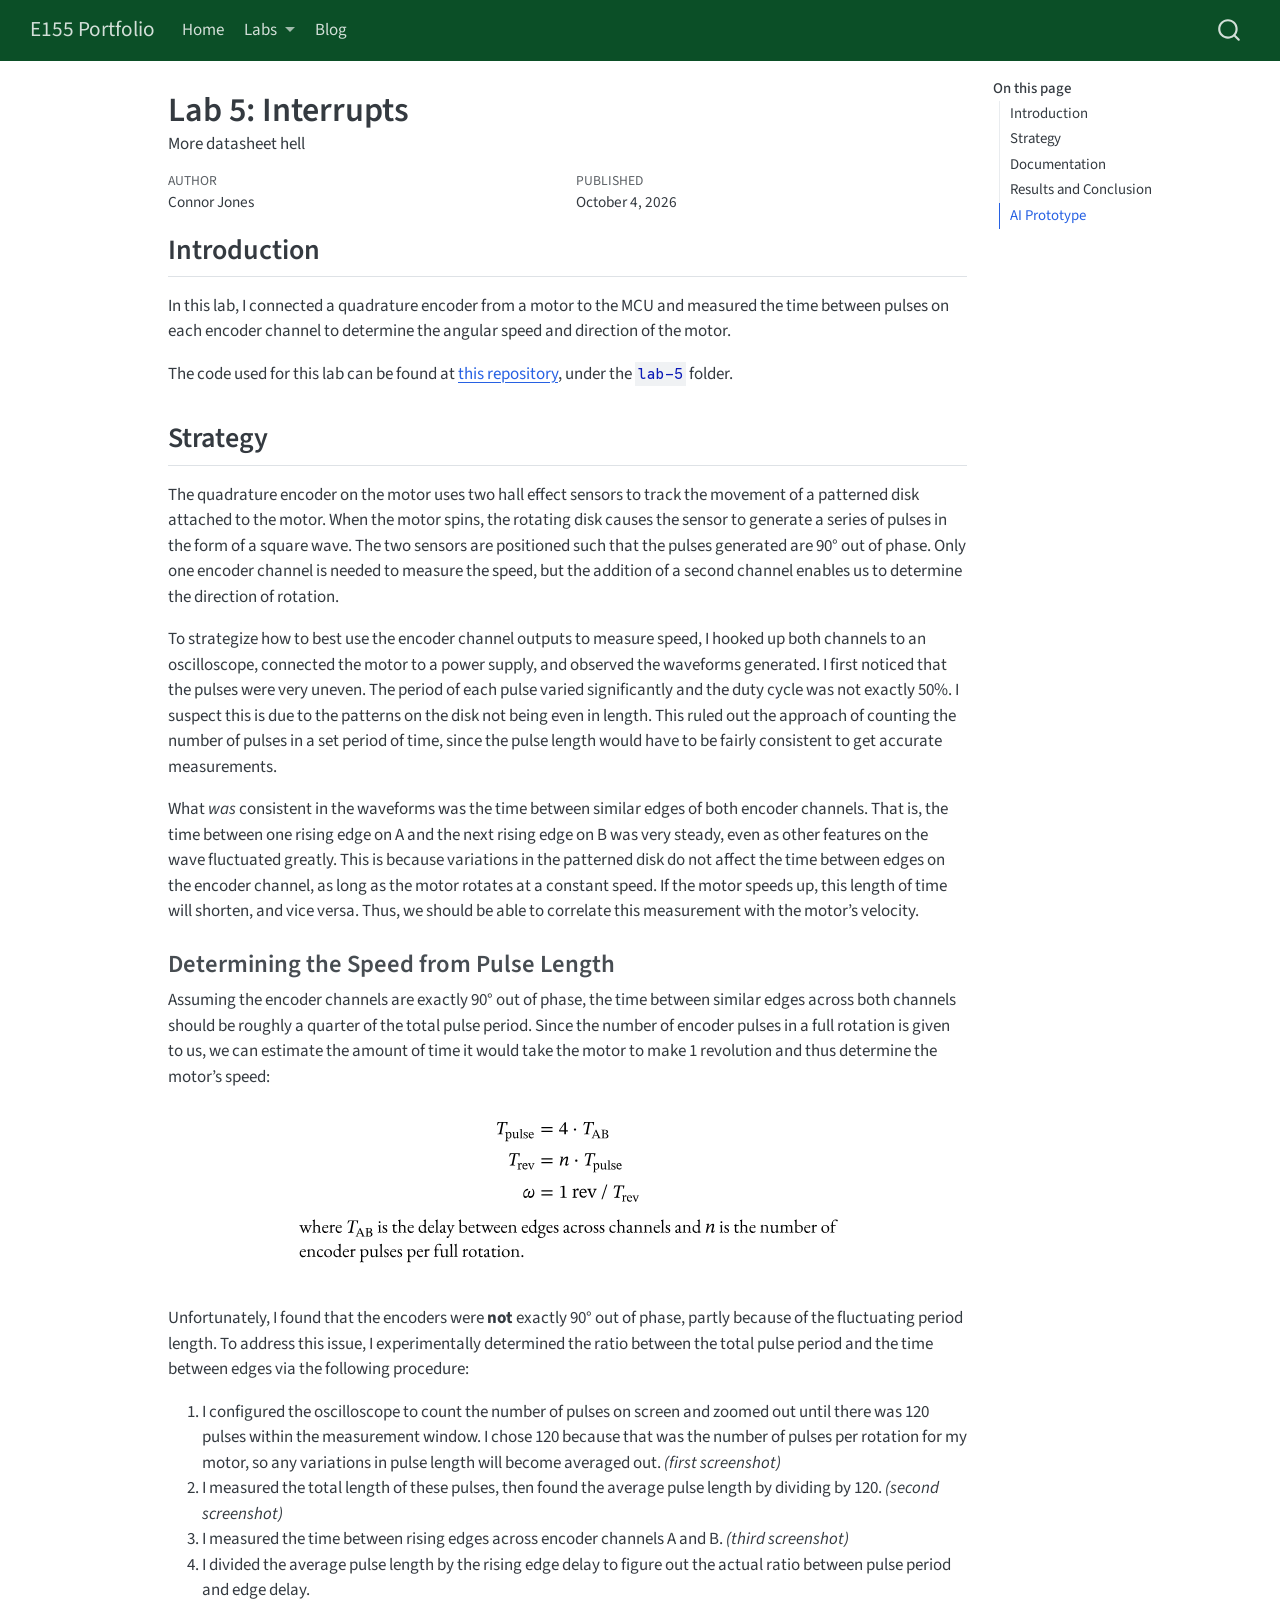
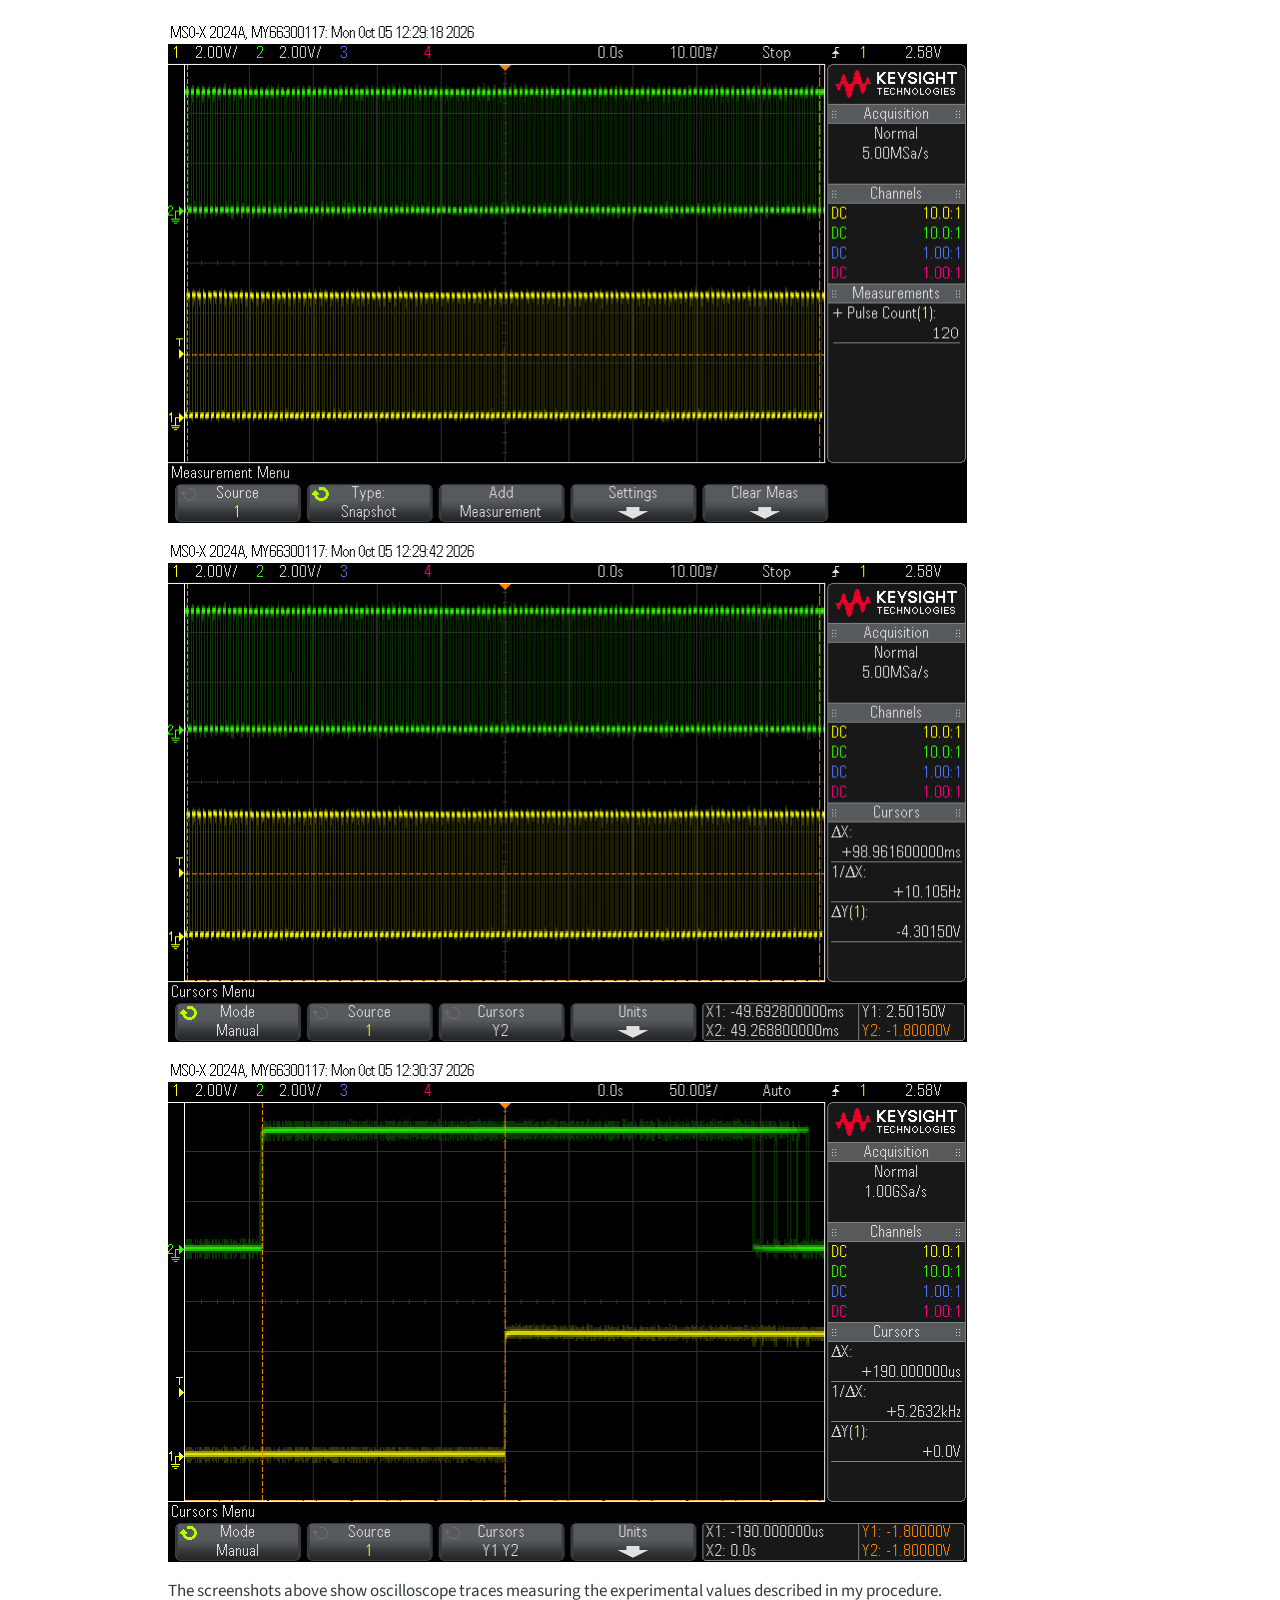
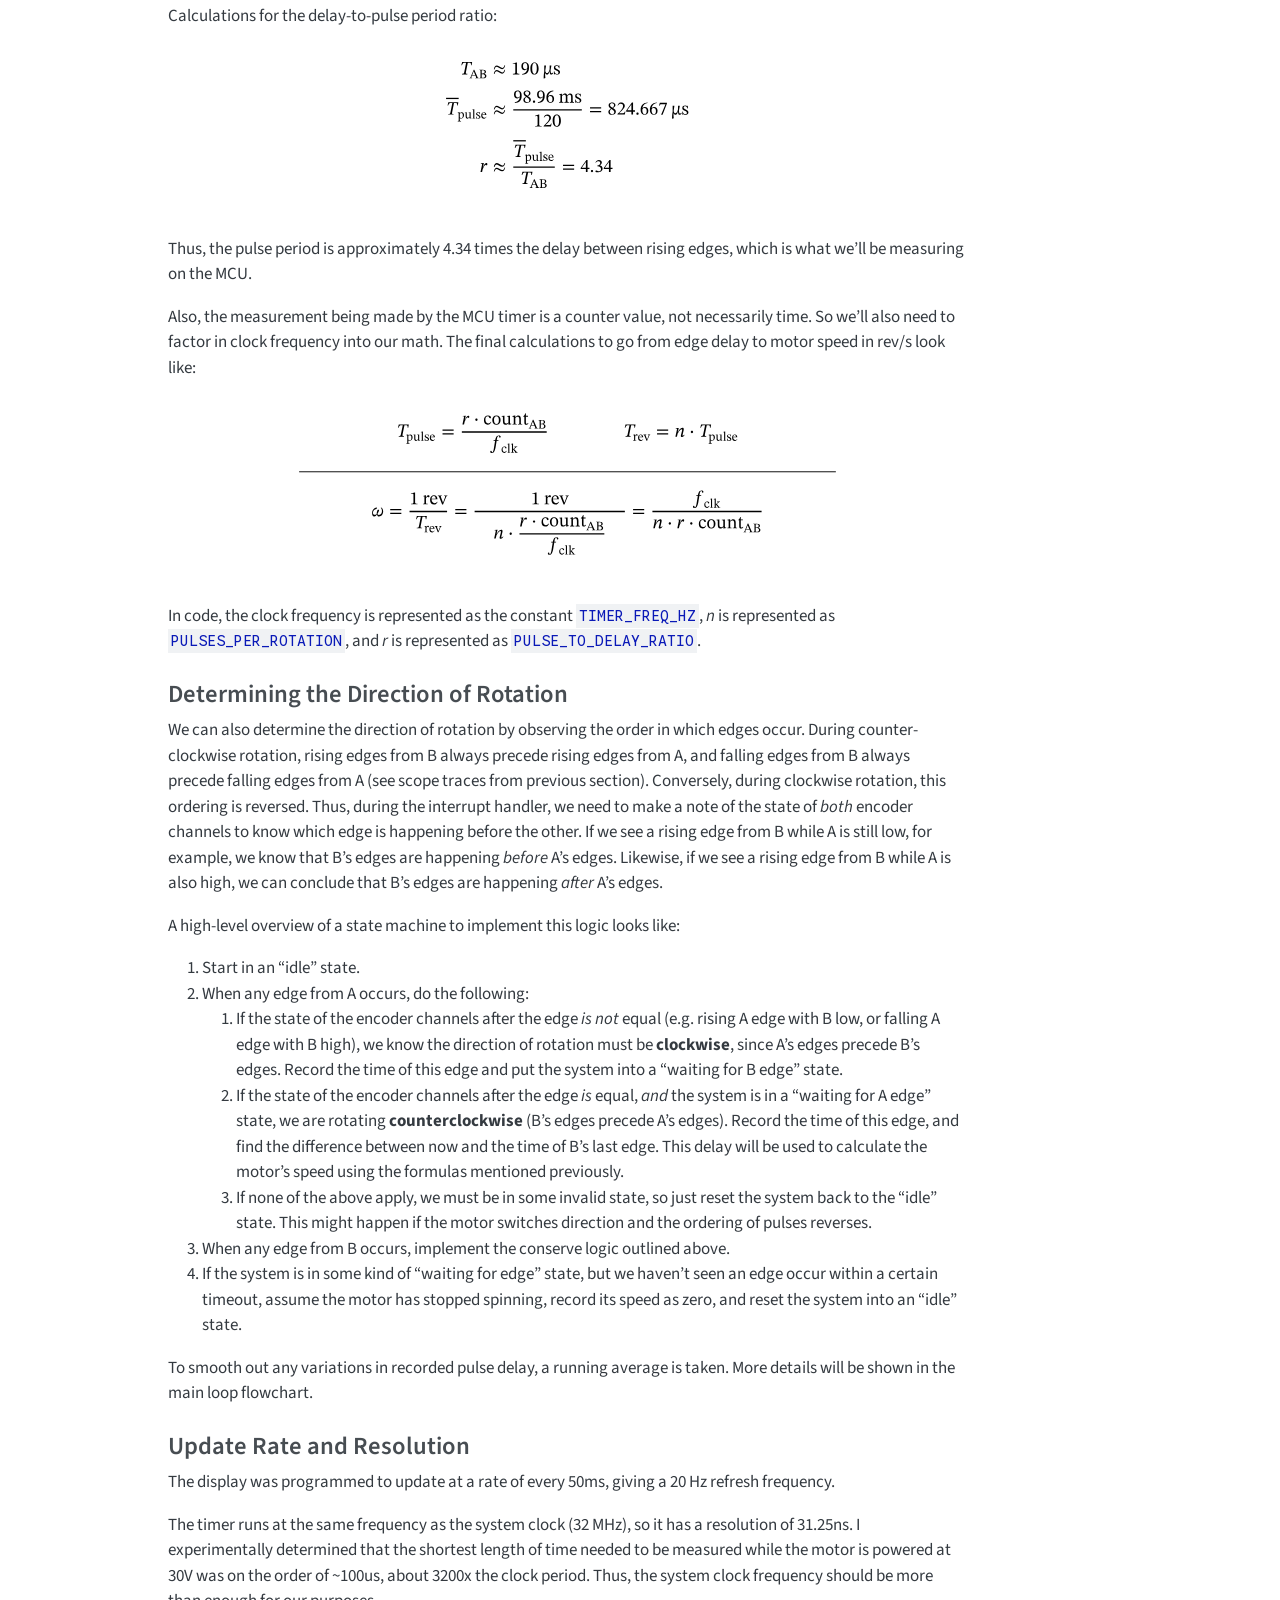
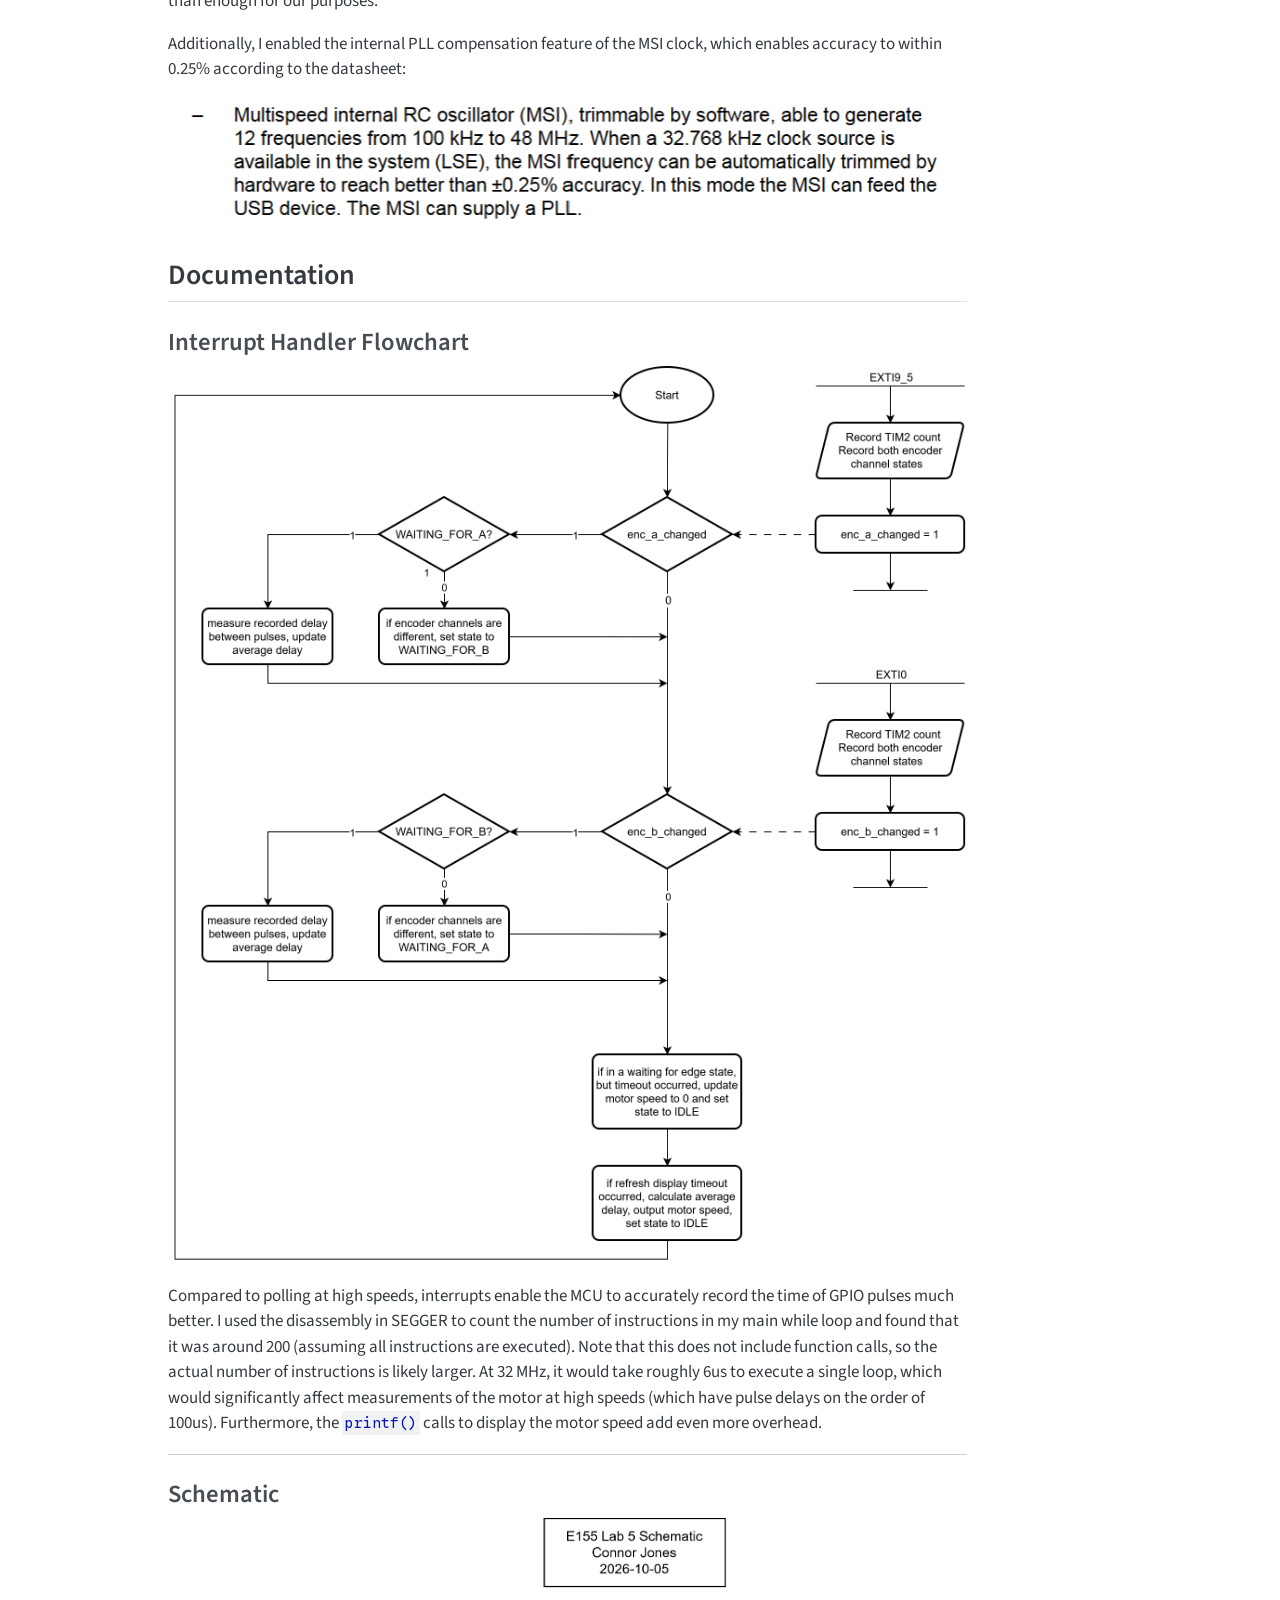
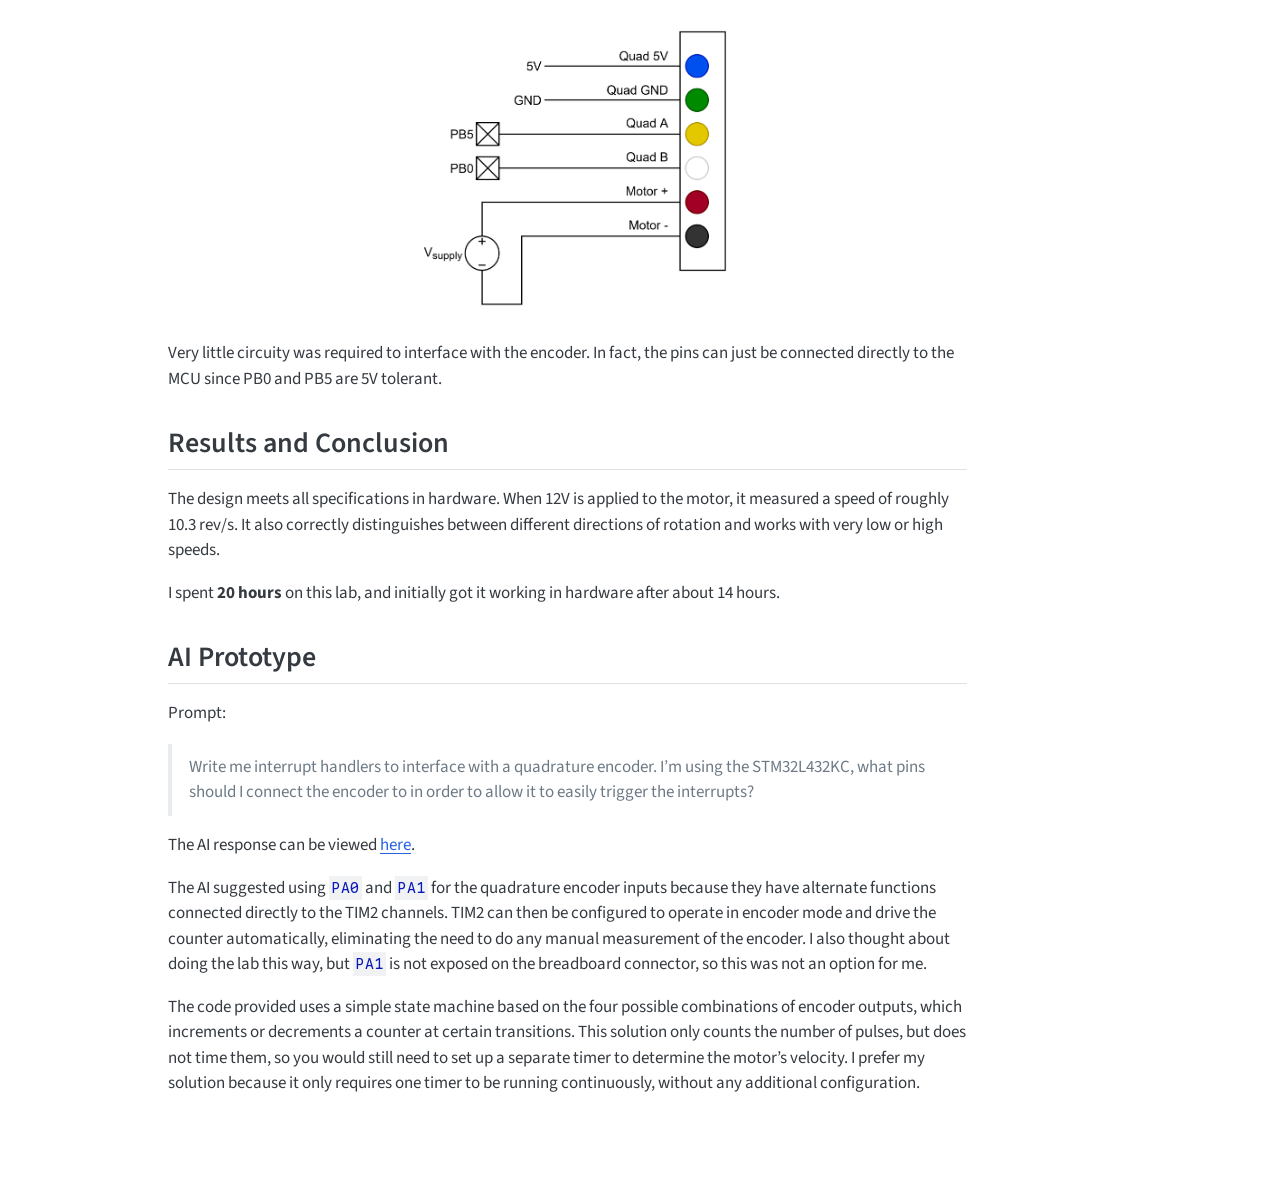
<file: labs/lab-5/index.html>
<!DOCTYPE html>
<html xmlns="http://www.w3.org/1999/xhtml" lang="en" xml:lang="en"><head>

<meta charset="utf-8">
<meta name="generator" content="quarto-1.10.19">

<meta name="viewport" content="width=device-width, initial-scale=1.0, user-scalable=yes">

<meta name="author" content="Connor Jones">
<meta name="dcterms.date" content="2026-10-04">
<meta name="description" content="More datasheet hell">

<title>Lab 5: Interrupts – E155 Portfolio</title>
<style>
/* Default styles provided by pandoc.
** See https://pandoc.org/MANUAL.html#variables-for-html for config info.
*/
span.smallcaps{font-variant: small-caps;}
div.columns{display: flex; gap: 1.5em;}
div.column{flex: auto;}
@media screen {
div.columns{gap: min(4vw, 1.5em);}
div.column{overflow-x: auto;}
}
div.hanging-indent{margin-left: 1.5em; text-indent: -1.5em;}
ul.task-list{list-style: none;}
ul.task-list li input[type="checkbox"] {
  width: 0.8em;
  margin: 0 0.8em 0.2em -1em; /* quarto-specific, see https://github.com/quarto-dev/quarto-cli/issues/4556 */ 
  vertical-align: middle;
}
</style>


<script src="../../site_libs/quarto-nav/quarto-nav.js"></script>
<script src="../../site_libs/quarto-nav/headroom.min.js"></script>
<script src="../../site_libs/clipboard/clipboard.min.js"></script>
<script src="../../site_libs/quarto-search/autocomplete.umd.js"></script>
<script src="../../site_libs/quarto-search/fuse.min.js"></script>
<script src="../../site_libs/quarto-search/quarto-search.js"></script>
<meta name="quarto:offset" content="../../">
<script src="../../site_libs/quarto-html/quarto.js" type="module"></script>
<script src="../../site_libs/quarto-html/tabsets/tabsets.js" type="module"></script>
<script src="../../site_libs/quarto-html/popper.min.js"></script>
<script src="../../site_libs/quarto-html/tippy.umd.min.js"></script>
<script src="../../site_libs/quarto-html/anchor.min.js"></script>
<link href="../../site_libs/quarto-html/tippy.css" rel="stylesheet">
<link href="../../site_libs/quarto-html/quarto-syntax-highlighting-9586da2ebfcc746460b8dc338fe0087b.css" rel="stylesheet" id="quarto-text-highlighting-styles">
<script src="../../site_libs/bootstrap/bootstrap.min.js"></script>
<link href="../../site_libs/bootstrap/bootstrap-icons.css" rel="stylesheet">
<link href="../../site_libs/bootstrap/bootstrap-87bffa701a79ed8ec71ae3e9b147f3fa.min.css" rel="stylesheet" append-hash="true" id="quarto-bootstrap" data-mode="light">
<script id="quarto-search-options" type="application/json">{
  "location": "navbar",
  "copy-button": false,
  "collapse-after": 3,
  "panel-placement": "end",
  "type": "overlay",
  "limit": 50,
  "keyboard-shortcut": [
    "f",
    "/",
    "s"
  ],
  "show-item-context": false,
  "language": {
    "search-no-results-text": "No results",
    "search-matching-documents-text": "matching documents",
    "search-copy-link-title": "Copy link to search",
    "search-hide-matches-text": "Hide additional matches",
    "search-more-match-text": "more match in this document",
    "search-more-matches-text": "more matches in this document",
    "search-clear-button-title": "Clear",
    "search-text-placeholder": "",
    "search-detached-cancel-button-title": "Cancel",
    "search-submit-button-title": "Submit",
    "search-label": "Search"
  }
}</script>


</head>

<body class="nav-fixed quarto-light">

<div id="quarto-search-results"></div>
  <header id="quarto-header" class="headroom fixed-top">
    <nav class="navbar navbar-expand-lg " data-bs-theme="dark">
      <div class="navbar-container container-fluid">
      <div class="navbar-brand-container mx-auto">
    <a class="navbar-brand" href="../../index.html">
    <span class="navbar-title">E155 Portfolio</span>
    </a>
  </div>
            <div id="quarto-search" class="" title="Search"></div>
          <button class="navbar-toggler" type="button" data-bs-toggle="collapse" data-bs-target="#navbarCollapse" aria-controls="navbarCollapse" role="menu" aria-expanded="false" aria-label="Toggle navigation" onclick="if (window.quartoToggleHeadroom) { window.quartoToggleHeadroom(); }">
  <span class="navbar-toggler-icon"></span>
</button>
          <div class="collapse navbar-collapse" id="navbarCollapse">
            <ul class="navbar-nav navbar-nav-scroll me-auto">
  <li class="nav-item">
    <a class="nav-link" href="../../index.html"> 
<span class="menu-text">Home</span></a>
  </li>  
  <li class="nav-item dropdown ">
    <a class="nav-link dropdown-toggle" href="#" id="nav-menu-labs" role="link" data-bs-toggle="dropdown" aria-expanded="false">
 <span class="menu-text">Labs</span>
    </a>
    <ul class="dropdown-menu" aria-labelledby="nav-menu-labs">    
        <li>
    <a class="dropdown-item" href="../../labs/index.html">
 <span class="dropdown-text">Overview</span></a>
  </li>  
        <li>
    <a class="dropdown-item" href="../../labs/lab-1/index.html">
 <span class="dropdown-text">Lab 1</span></a>
  </li>  
        <li>
    <a class="dropdown-item" href="../../labs/lab-2/index.html">
 <span class="dropdown-text">Lab 2</span></a>
  </li>  
        <li>
    <a class="dropdown-item" href="../../labs/lab-3/index.html">
 <span class="dropdown-text">Lab 3</span></a>
  </li>  
        <li>
    <a class="dropdown-item" href="../../labs/lab-4/index.html">
 <span class="dropdown-text">Lab 4</span></a>
  </li>  
        <li>
    <a class="dropdown-item" href="../../labs/lab-5/index.html">
 <span class="dropdown-text">Lab 5</span></a>
  </li>  
        <li>
    <a class="dropdown-item" href="../../labs/lab-6/index.html">
 <span class="dropdown-text">Lab 6</span></a>
  </li>  
        <li>
    <a class="dropdown-item" href="../../labs/lab-7/index.html">
 <span class="dropdown-text">Lab 7</span></a>
  </li>  
    </ul>
  </li>
  <li class="nav-item">
    <a class="nav-link" href="../../blog.html"> 
<span class="menu-text">Blog</span></a>
  </li>  
</ul>
          </div> <!-- /navcollapse -->
            <div class="quarto-navbar-tools">
</div>
      </div> <!-- /container-fluid -->
    </nav>
</header>
<!-- content -->
<div id="quarto-content" class="quarto-container page-columns page-rows-contents page-layout-article page-navbar">
<!-- sidebar -->
<!-- margin-sidebar -->
    <div id="quarto-margin-sidebar" class="sidebar margin-sidebar">
        <nav id="TOC" role="doc-toc" class="toc-active">
    <h2 id="toc-title">On this page</h2>
   
  <ul>
  <li><a href="#introduction" id="toc-introduction" class="nav-link active" data-scroll-target="#introduction">Introduction</a></li>
  <li><a href="#strategy" id="toc-strategy" class="nav-link" data-scroll-target="#strategy">Strategy</a>
  <ul>
  <li><a href="#determining-the-speed-from-pulse-length" id="toc-determining-the-speed-from-pulse-length" class="nav-link" data-scroll-target="#determining-the-speed-from-pulse-length">Determining the Speed from Pulse Length</a></li>
  <li><a href="#determining-the-direction-of-rotation" id="toc-determining-the-direction-of-rotation" class="nav-link" data-scroll-target="#determining-the-direction-of-rotation">Determining the Direction of Rotation</a></li>
  <li><a href="#update-rate-and-resolution" id="toc-update-rate-and-resolution" class="nav-link" data-scroll-target="#update-rate-and-resolution">Update Rate and Resolution</a></li>
  </ul></li>
  <li><a href="#documentation" id="toc-documentation" class="nav-link" data-scroll-target="#documentation">Documentation</a>
  <ul>
  <li><a href="#interrupt-handler-flowchart" id="toc-interrupt-handler-flowchart" class="nav-link" data-scroll-target="#interrupt-handler-flowchart">Interrupt Handler Flowchart</a></li>
  <li><a href="#schematic" id="toc-schematic" class="nav-link" data-scroll-target="#schematic">Schematic</a></li>
  </ul></li>
  <li><a href="#results-and-conclusion" id="toc-results-and-conclusion" class="nav-link" data-scroll-target="#results-and-conclusion">Results and Conclusion</a></li>
  <li><a href="#ai-prototype" id="toc-ai-prototype" class="nav-link" data-scroll-target="#ai-prototype">AI Prototype</a></li>
  </ul>
</nav>
    </div>
<!-- main -->
<main class="content" id="quarto-document-content">

<header id="title-block-header" class="quarto-title-block default">
<div class="quarto-title">
<h1 class="title">Lab 5: Interrupts</h1>
</div>

<div>
  <div class="description">
    More datasheet hell
  </div>
</div>


<div class="quarto-title-meta">

    <div>
    <div class="quarto-title-meta-heading">Author</div>
    <div class="quarto-title-meta-contents">
             <p>Connor Jones </p>
          </div>
  </div>
    
    <div>
    <div class="quarto-title-meta-heading">Published</div>
    <div class="quarto-title-meta-contents">
      <p class="date">October 4, 2026</p>
    </div>
  </div>
  
    
  </div>
  


</header>


<section id="introduction" class="level2">
<h2 class="anchored" data-anchor-id="introduction">Introduction</h2>
<p>In this lab, I connected a quadrature encoder from a motor to the MCU and measured the time between pulses on each encoder channel to determine the angular speed and direction of the motor.</p>
<p>The code used for this lab can be found at <a href="https://github.com/conjoneshmc/e155-labs">this repository</a>, under the <code>lab-5</code> folder.</p>
</section>
<section id="strategy" class="level2">
<h2 class="anchored" data-anchor-id="strategy">Strategy</h2>
<p>The quadrature encoder on the motor uses two hall effect sensors to track the movement of a patterned disk attached to the motor. When the motor spins, the rotating disk causes the sensor to generate a series of pulses in the form of a square wave. The two sensors are positioned such that the pulses generated are 90° out of phase. Only one encoder channel is needed to measure the speed, but the addition of a second channel enables us to determine the direction of rotation.</p>
<p>To strategize how to best use the encoder channel outputs to measure speed, I hooked up both channels to an oscilloscope, connected the motor to a power supply, and observed the waveforms generated. I first noticed that the pulses were very uneven. The period of each pulse varied significantly and the duty cycle was not exactly 50%. I suspect this is due to the patterns on the disk not being even in length. This ruled out the approach of counting the number of pulses in a set period of time, since the pulse length would have to be fairly consistent to get accurate measurements.</p>
<p>What <em>was</em> consistent in the waveforms was the time between similar edges of both encoder channels. That is, the time between one rising edge on A and the next rising edge on B was very steady, even as other features on the wave fluctuated greatly. This is because variations in the patterned disk do not affect the time between edges on the encoder channel, as long as the motor rotates at a constant speed. If the motor speeds up, this length of time will shorten, and vice versa. Thus, we should be able to correlate this measurement with the motor’s velocity.</p>
<section id="determining-the-speed-from-pulse-length" class="level3">
<h3 class="anchored" data-anchor-id="determining-the-speed-from-pulse-length">Determining the Speed from Pulse Length</h3>
<p>Assuming the encoder channels are exactly 90° out of phase, the time between similar edges across both channels should be roughly a quarter of the total pulse period. Since the number of encoder pulses in a full rotation is given to us, we can estimate the amount of time it would take the motor to make 1 revolution and thus determine the motor’s speed:</p>
<div class="quarto-figure quarto-figure-center">
<figure class="figure">
<p><img src="media/calculations-1.svg" class="img-fluid quarto-figure quarto-figure-center figure-img"></p>
</figure>
</div>
<p>Unfortunately, I found that the encoders were <strong>not</strong> exactly 90° out of phase, partly because of the fluctuating period length. To address this issue, I experimentally determined the ratio between the total pulse period and the time between edges via the following procedure:</p>
<ol type="1">
<li>I configured the oscilloscope to count the number of pulses on screen and zoomed out until there was 120 pulses within the measurement window. I chose 120 because that was the number of pulses per rotation for my motor, so any variations in pulse length will become averaged out. <em>(first screenshot)</em></li>
<li>I measured the total length of these pulses, then found the average pulse length by dividing by 120. <em>(second screenshot)</em></li>
<li>I measured the time between rising edges across encoder channels A and B. <em>(third screenshot)</em></li>
<li>I divided the average pulse length by the rising edge delay to figure out the actual ratio between pulse period and edge delay.</li>
</ol>
<p><img src="media/scope_pulse_count.png" class="img-fluid"></p>
<p><img src="media/scope_pulse_duration.png" class="img-fluid"></p>
<p><img src="media/scope_edge_delay.png" class="img-fluid"></p>
<p>The screenshots above show oscilloscope traces measuring the experimental values described in my procedure. Calculations for the delay-to-pulse period ratio:</p>
<div class="quarto-figure quarto-figure-center">
<figure class="figure">
<p><img src="media/calculations-2.svg" class="img-fluid quarto-figure quarto-figure-center figure-img"></p>
</figure>
</div>
<p>Thus, the pulse period is approximately 4.34 times the delay between rising edges, which is what we’ll be measuring on the MCU.</p>
<p>Also, the measurement being made by the MCU timer is a counter value, not necessarily time. So we’ll also need to factor in clock frequency into our math. The final calculations to go from edge delay to motor speed in rev/s look like:</p>
<div class="quarto-figure quarto-figure-center">
<figure class="figure">
<p><img src="media/calculations-3.svg" class="img-fluid quarto-figure quarto-figure-center figure-img"></p>
</figure>
</div>
<p>In code, the clock frequency is represented as the constant <code>TIMER_FREQ_HZ</code>, <em>n</em> is represented as <code>PULSES_PER_ROTATION</code>, and <em>r</em> is represented as <code>PULSE_TO_DELAY_RATIO</code>.</p>
</section>
<section id="determining-the-direction-of-rotation" class="level3">
<h3 class="anchored" data-anchor-id="determining-the-direction-of-rotation">Determining the Direction of Rotation</h3>
<p>We can also determine the direction of rotation by observing the order in which edges occur. During counter-clockwise rotation, rising edges from B always precede rising edges from A, and falling edges from B always precede falling edges from A (see scope traces from previous section). Conversely, during clockwise rotation, this ordering is reversed. Thus, during the interrupt handler, we need to make a note of the state of <em>both</em> encoder channels to know which edge is happening before the other. If we see a rising edge from B while A is still low, for example, we know that B’s edges are happening <em>before</em> A’s edges. Likewise, if we see a rising edge from B while A is also high, we can conclude that B’s edges are happening <em>after</em> A’s edges.</p>
<p>A high-level overview of a state machine to implement this logic looks like:</p>
<ol type="1">
<li>Start in an “idle” state.</li>
<li>When any edge from A occurs, do the following:
<ol type="1">
<li>If the state of the encoder channels after the edge <em>is not</em> equal (e.g.&nbsp;rising A edge with B low, or falling A edge with B high), we know the direction of rotation must be <strong>clockwise</strong>, since A’s edges precede B’s edges. Record the time of this edge and put the system into a “waiting for B edge” state.</li>
<li>If the state of the encoder channels after the edge <em>is</em> equal, <em>and</em> the system is in a “waiting for A edge” state, we are rotating <strong>counterclockwise</strong> (B’s edges precede A’s edges). Record the time of this edge, and find the difference between now and the time of B’s last edge. This delay will be used to calculate the motor’s speed using the formulas mentioned previously.</li>
<li>If none of the above apply, we must be in some invalid state, so just reset the system back to the “idle” state. This might happen if the motor switches direction and the ordering of pulses reverses.</li>
</ol></li>
<li>When any edge from B occurs, implement the conserve logic outlined above.</li>
<li>If the system is in some kind of “waiting for edge” state, but we haven’t seen an edge occur within a certain timeout, assume the motor has stopped spinning, record its speed as zero, and reset the system into an “idle” state.</li>
</ol>
<p>To smooth out any variations in recorded pulse delay, a running average is taken. More details will be shown in the main loop flowchart.</p>
</section>
<section id="update-rate-and-resolution" class="level3">
<h3 class="anchored" data-anchor-id="update-rate-and-resolution">Update Rate and Resolution</h3>
<p>The display was programmed to update at a rate of every 50ms, giving a 20 Hz refresh frequency.</p>
<p>The timer runs at the same frequency as the system clock (32 MHz), so it has a resolution of 31.25ns. I experimentally determined that the shortest length of time needed to be measured while the motor is powered at 30V was on the order of ~100us, about 3200x the clock period. Thus, the system clock frequency should be more than enough for our purposes.</p>
<p>Additionally, I enabled the internal PLL compensation feature of the MSI clock, which enables accuracy to within 0.25% according to the datasheet:</p>
<p><img src="media/msi_pll_info.png" class="img-fluid"></p>
</section>
</section>
<section id="documentation" class="level2">
<h2 class="anchored" data-anchor-id="documentation">Documentation</h2>
<section id="interrupt-handler-flowchart" class="level3">
<h3 class="anchored" data-anchor-id="interrupt-handler-flowchart">Interrupt Handler Flowchart</h3>
<p><img src="media/app_flowchart.png" class="img-fluid"></p>
<p>Compared to polling at high speeds, interrupts enable the MCU to accurately record the time of GPIO pulses much better. I used the disassembly in SEGGER to count the number of instructions in my main while loop and found that it was around 200 (assuming all instructions are executed). Note that this does not include function calls, so the actual number of instructions is likely larger. At 32 MHz, it would take roughly 6us to execute a single loop, which would significantly affect measurements of the motor at high speeds (which have pulse delays on the order of 100us). Furthermore, the <code>printf()</code> calls to display the motor speed add even more overhead.</p>
<hr>
</section>
<section id="schematic" class="level3">
<h3 class="anchored" data-anchor-id="schematic">Schematic</h3>
<div class="quarto-figure quarto-figure-center">
<figure class="figure">
<p><img src="media/schematic.png" class="img-fluid quarto-figure quarto-figure-center figure-img" style="width:40.0%"></p>
</figure>
</div>
<p>Very little circuity was required to interface with the encoder. In fact, the pins can just be connected directly to the MCU since PB0 and PB5 are 5V tolerant.</p>
</section>
</section>
<section id="results-and-conclusion" class="level2">
<h2 class="anchored" data-anchor-id="results-and-conclusion">Results and Conclusion</h2>
<p>The design meets all specifications in hardware. When 12V is applied to the motor, it measured a speed of roughly 10.3 rev/s. It also correctly distinguishes between different directions of rotation and works with very low or high speeds.</p>
<p>I spent <strong>20 hours</strong> on this lab, and initially got it working in hardware after about 14 hours.</p>
</section>
<section id="ai-prototype" class="level2">
<h2 class="anchored" data-anchor-id="ai-prototype">AI Prototype</h2>
<p>Prompt:</p>
<blockquote class="blockquote">
<p>Write me interrupt handlers to interface with a quadrature encoder. I’m using the STM32L432KC, what pins should I connect the encoder to in order to allow it to easily trigger the interrupts?</p>
</blockquote>
<p>The AI response can be viewed <a href="https://chatgpt.com/share/6ac49215-aa40-83e8-93fd-b20d5324d1ce">here</a>.</p>
<p>The AI suggested using <code>PA0</code> and <code>PA1</code> for the quadrature encoder inputs because they have alternate functions connected directly to the TIM2 channels. TIM2 can then be configured to operate in encoder mode and drive the counter automatically, eliminating the need to do any manual measurement of the encoder. I also thought about doing the lab this way, but <code>PA1</code> is not exposed on the breadboard connector, so this was not an option for me.</p>
<p>The code provided uses a simple state machine based on the four possible combinations of encoder outputs, which increments or decrements a counter at certain transitions. This solution only counts the number of pulses, but does not time them, so you would still need to set up a separate timer to determine the motor’s velocity. I prefer my solution because it only requires one timer to be running continuously, without any additional configuration.</p>


</section>

</main> <!-- /main -->
<script id="quarto-html-after-body" type="application/javascript">
  window.document.addEventListener("DOMContentLoaded", function (event) {
    const icon = "";
    const anchorJS = new window.AnchorJS();
    anchorJS.options = {
      placement: 'right',
      icon: icon
    };
    anchorJS.add('.anchored');
    const isCodeAnnotation = (el) => {
      for (const clz of el.classList) {
        if (clz.startsWith('code-annotation-')) {                     
          return true;
        }
      }
      return false;
    }
    const onCopySuccess = function(e) {
      // button target
      const button = e.trigger;
      // don't keep focus
      button.blur();
      // flash "checked"
      button.classList.add('code-copy-button-checked');
      var currentTitle = button.getAttribute("title");
      button.setAttribute("title", "Copied!");
      let tooltip;
      if (window.bootstrap) {
        button.setAttribute("data-bs-toggle", "tooltip");
        button.setAttribute("data-bs-placement", "left");
        button.setAttribute("data-bs-title", "Copied!");
        tooltip = new bootstrap.Tooltip(button, 
          { trigger: "manual", 
            customClass: "code-copy-button-tooltip",
            offset: [0, -8]});
        tooltip.show();    
      }
      setTimeout(function() {
        if (tooltip) {
          tooltip.hide();
          button.removeAttribute("data-bs-title");
          button.removeAttribute("data-bs-toggle");
          button.removeAttribute("data-bs-placement");
        }
        button.setAttribute("title", currentTitle);
        button.classList.remove('code-copy-button-checked');
      }, 1000);
      // clear code selection
      e.clearSelection();
    }
    const getTextToCopy = function(trigger) {
      const outerScaffold = trigger.parentElement.cloneNode(true);
      const codeEl = outerScaffold.querySelector('code');
      for (const childEl of codeEl.children) {
        if (isCodeAnnotation(childEl)) {
          childEl.remove();
        }
      }
      return codeEl.innerText;
    }
    const clipboard = new window.ClipboardJS('.code-copy-button:not([data-in-quarto-modal])', {
      text: getTextToCopy
    });
    clipboard.on('success', onCopySuccess);
    if (window.document.getElementById('quarto-embedded-source-code-modal')) {
      const clipboardModal = new window.ClipboardJS('.code-copy-button[data-in-quarto-modal]', {
        text: getTextToCopy,
        container: window.document.getElementById('quarto-embedded-source-code-modal')
      });
      clipboardModal.on('success', onCopySuccess);
    }
      var localhostRegex = new RegExp(/^(?:http|https):\/\/localhost\:?[0-9]*\//);
      var mailtoRegex = new RegExp(/^mailto:/);
        var filterRegex = new RegExp("https:\/\/conjoneshmc\.github\.io\/e155-portfolio\/");
      var isInternal = (href) => {
          return filterRegex.test(href) || localhostRegex.test(href) || mailtoRegex.test(href);
      }
      // Inspect non-navigation links and adorn them if external
     var links = window.document.querySelectorAll('a[href]:not(.nav-link):not(.navbar-brand):not(.toc-action):not(.sidebar-link):not(.sidebar-item-toggle):not(.pagination-link):not(.no-external):not([aria-hidden]):not(.dropdown-item):not(.quarto-navigation-tool):not(.about-link)');
      for (var i=0; i<links.length; i++) {
        const link = links[i];
        if (!isInternal(link.href)) {
          // undo the damage that might have been done by quarto-nav.js in the case of
          // links that we want to consider external
          if (link.dataset.originalHref !== undefined) {
            link.href = link.dataset.originalHref;
          }
        }
      }
    function tippyHover(el, contentFn, onTriggerFn, onUntriggerFn) {
      const config = {
        allowHTML: true,
        maxWidth: 500,
        delay: 100,
        arrow: false,
        appendTo: function(el) {
            return el.parentElement;
        },
        interactive: true,
        interactiveBorder: 10,
        theme: 'quarto',
        placement: 'bottom-start',
      };
      if (contentFn) {
        config.content = contentFn;
      }
      if (onTriggerFn) {
        config.onTrigger = onTriggerFn;
      }
      if (onUntriggerFn) {
        config.onUntrigger = onUntriggerFn;
      }
      window.tippy(el, config); 
    }
    const noterefs = window.document.querySelectorAll('a[role="doc-noteref"]');
    for (var i=0; i<noterefs.length; i++) {
      const ref = noterefs[i];
      tippyHover(ref, function() {
        // use id or data attribute instead here
        let href = ref.getAttribute('data-footnote-href') || ref.getAttribute('href');
        try { href = new URL(href).hash; } catch {}
        const id = href.replace(/^#\/?/, "");
        const note = window.document.getElementById(id);
        if (note) {
          return note.innerHTML;
        } else {
          return "";
        }
      });
    }
    const xrefs = window.document.querySelectorAll('a.quarto-xref');
    const processXRef = (id, note) => {
      // Strip column container classes
      const stripColumnClz = (el) => {
        el.classList.remove("page-full", "page-columns");
        if (el.children) {
          for (const child of el.children) {
            stripColumnClz(child);
          }
        }
      }
      stripColumnClz(note)
      if (id === null || id.startsWith('sec-')) {
        // Special case sections, only their first couple elements
        const container = document.createElement("div");
        if (note.children && note.children.length > 2) {
          container.appendChild(note.children[0].cloneNode(true));
          for (let i = 1; i < note.children.length; i++) {
            const child = note.children[i];
            if (child.tagName === "P" && child.innerText === "") {
              continue;
            } else {
              container.appendChild(child.cloneNode(true));
              break;
            }
          }
          if (window.Quarto?.typesetMath) {
            window.Quarto.typesetMath(container);
          }
          return container.innerHTML
        } else {
          if (window.Quarto?.typesetMath) {
            window.Quarto.typesetMath(note);
          }
          return note.innerHTML;
        }
      } else {
        // Remove any anchor links if they are present
        const anchorLink = note.querySelector('a.anchorjs-link');
        if (anchorLink) {
          anchorLink.remove();
        }
        if (window.Quarto?.typesetMath) {
          window.Quarto.typesetMath(note);
        }
        if (note.classList.contains("callout")) {
          return note.outerHTML;
        } else {
          return note.innerHTML;
        }
      }
    }
    for (var i=0; i<xrefs.length; i++) {
      const xref = xrefs[i];
      tippyHover(xref, undefined, function(instance) {
        instance.disable();
        let url = xref.getAttribute('href');
        let hash = undefined; 
        if (url.startsWith('#')) {
          hash = url;
        } else {
          try { hash = new URL(url).hash; } catch {}
        }
        if (hash) {
          const id = hash.replace(/^#\/?/, "");
          const note = window.document.getElementById(id);
          if (note !== null) {
            try {
              const html = processXRef(id, note.cloneNode(true));
              instance.setContent(html);
            } finally {
              instance.enable();
              instance.show();
            }
          } else {
            // See if we can fetch this
            fetch(url.split('#')[0])
            .then(res => res.text())
            .then(html => {
              const parser = new DOMParser();
              const htmlDoc = parser.parseFromString(html, "text/html");
              const note = htmlDoc.getElementById(id);
              if (note !== null) {
                const html = processXRef(id, note);
                instance.setContent(html);
              } 
            }).finally(() => {
              instance.enable();
              instance.show();
            });
          }
        } else {
          // See if we can fetch a full url (with no hash to target)
          // This is a special case and we should probably do some content thinning / targeting
          fetch(url)
          .then(res => res.text())
          .then(html => {
            const parser = new DOMParser();
            const htmlDoc = parser.parseFromString(html, "text/html");
            const note = htmlDoc.querySelector('main.content');
            if (note !== null) {
              // This should only happen for chapter cross references
              // (since there is no id in the URL)
              // remove the first header
              if (note.children.length > 0 && note.children[0].tagName === "HEADER") {
                note.children[0].remove();
              }
              const html = processXRef(null, note);
              instance.setContent(html);
            } 
          }).finally(() => {
            instance.enable();
            instance.show();
          });
        }
      }, function(instance) {
      });
    }
        let selectedAnnoteEl;
        const selectorForAnnotation = ( cell, annotation) => {
          let cellAttr = 'data-code-cell="' + cell + '"';
          let lineAttr = 'data-code-annotation="' +  annotation + '"';
          const selector = 'span[' + cellAttr + '][' + lineAttr + ']';
          return selector;
        }
        const selectCodeLines = (annoteEl) => {
          const doc = window.document;
          const targetCell = annoteEl.getAttribute("data-target-cell");
          const targetAnnotation = annoteEl.getAttribute("data-target-annotation");
          const annoteSpan = window.document.querySelector(selectorForAnnotation(targetCell, targetAnnotation));
          const lines = annoteSpan.getAttribute("data-code-lines").split(",");
          const lineIds = lines.map((line) => {
            return targetCell + "-" + line;
          })
          let top = null;
          let height = null;
          let parent = null;
          if (lineIds.length > 0) {
              //compute the position of the single el (top and bottom and make a div)
              const el = window.document.getElementById(lineIds[0]);
              top = el.offsetTop;
              height = el.offsetHeight;
              parent = el.parentElement.parentElement;
            if (lineIds.length > 1) {
              const lastEl = window.document.getElementById(lineIds[lineIds.length - 1]);
              const bottom = lastEl.offsetTop + lastEl.offsetHeight;
              height = bottom - top;
            }
            if (top !== null && height !== null && parent !== null) {
              // cook up a div (if necessary) and position it 
              let div = window.document.getElementById("code-annotation-line-highlight");
              if (div === null) {
                div = window.document.createElement("div");
                div.setAttribute("id", "code-annotation-line-highlight");
                div.style.position = 'absolute';
                parent.appendChild(div);
              }
              div.style.top = top - 2 + "px";
              div.style.height = height + 4 + "px";
              div.style.left = 0;
              let gutterDiv = window.document.getElementById("code-annotation-line-highlight-gutter");
              if (gutterDiv === null) {
                gutterDiv = window.document.createElement("div");
                gutterDiv.setAttribute("id", "code-annotation-line-highlight-gutter");
                gutterDiv.style.position = 'absolute';
                const codeCell = window.document.getElementById(targetCell);
                const gutter = codeCell.querySelector('.code-annotation-gutter');
                gutter.appendChild(gutterDiv);
              }
              gutterDiv.style.top = top - 2 + "px";
              gutterDiv.style.height = height + 4 + "px";
            }
            selectedAnnoteEl = annoteEl;
          }
        };
        const unselectCodeLines = () => {
          const elementsIds = ["code-annotation-line-highlight", "code-annotation-line-highlight-gutter"];
          elementsIds.forEach((elId) => {
            const div = window.document.getElementById(elId);
            if (div) {
              div.remove();
            }
          });
          selectedAnnoteEl = undefined;
        };
          // Handle positioning of the toggle
      window.addEventListener(
        "resize",
        throttle(() => {
          elRect = undefined;
          if (selectedAnnoteEl) {
            selectCodeLines(selectedAnnoteEl);
          }
        }, 10)
      );
      function throttle(fn, ms) {
      let throttle = false;
      let timer;
        return (...args) => {
          if(!throttle) { // first call gets through
              fn.apply(this, args);
              throttle = true;
          } else { // all the others get throttled
              if(timer) clearTimeout(timer); // cancel #2
              timer = setTimeout(() => {
                fn.apply(this, args);
                timer = throttle = false;
              }, ms);
          }
        };
      }
        // Attach click handler to the DT
        const annoteDls = window.document.querySelectorAll('dt[data-target-cell]');
        for (const annoteDlNode of annoteDls) {
          annoteDlNode.addEventListener('click', (event) => {
            const clickedEl = event.target;
            if (clickedEl !== selectedAnnoteEl) {
              unselectCodeLines();
              const activeEl = window.document.querySelector('dt[data-target-cell].code-annotation-active');
              if (activeEl) {
                activeEl.classList.remove('code-annotation-active');
              }
              selectCodeLines(clickedEl);
              clickedEl.classList.add('code-annotation-active');
            } else {
              // Unselect the line
              unselectCodeLines();
              clickedEl.classList.remove('code-annotation-active');
            }
          });
        }
    const findCites = (el) => {
      const parentEl = el.parentElement;
      if (parentEl) {
        const cites = parentEl.dataset.cites;
        if (cites) {
          return {
            el,
            cites: cites.split(' ')
          };
        } else {
          return findCites(el.parentElement)
        }
      } else {
        return undefined;
      }
    };
    var bibliorefs = window.document.querySelectorAll('a[role="doc-biblioref"]');
    for (var i=0; i<bibliorefs.length; i++) {
      const ref = bibliorefs[i];
      const citeInfo = findCites(ref);
      if (citeInfo) {
        tippyHover(citeInfo.el, function() {
          var popup = window.document.createElement('div');
          citeInfo.cites.forEach(function(cite) {
            var citeDiv = window.document.createElement('div');
            citeDiv.classList.add('hanging-indent');
            citeDiv.classList.add('csl-entry');
            var biblioDiv = window.document.getElementById('ref-' + cite);
            if (biblioDiv) {
              citeDiv.innerHTML = biblioDiv.innerHTML;
            }
            popup.appendChild(citeDiv);
          });
          return popup.innerHTML;
        });
      }
    }
  });
  </script>
</div> <!-- /content -->




</body></html>
</file>
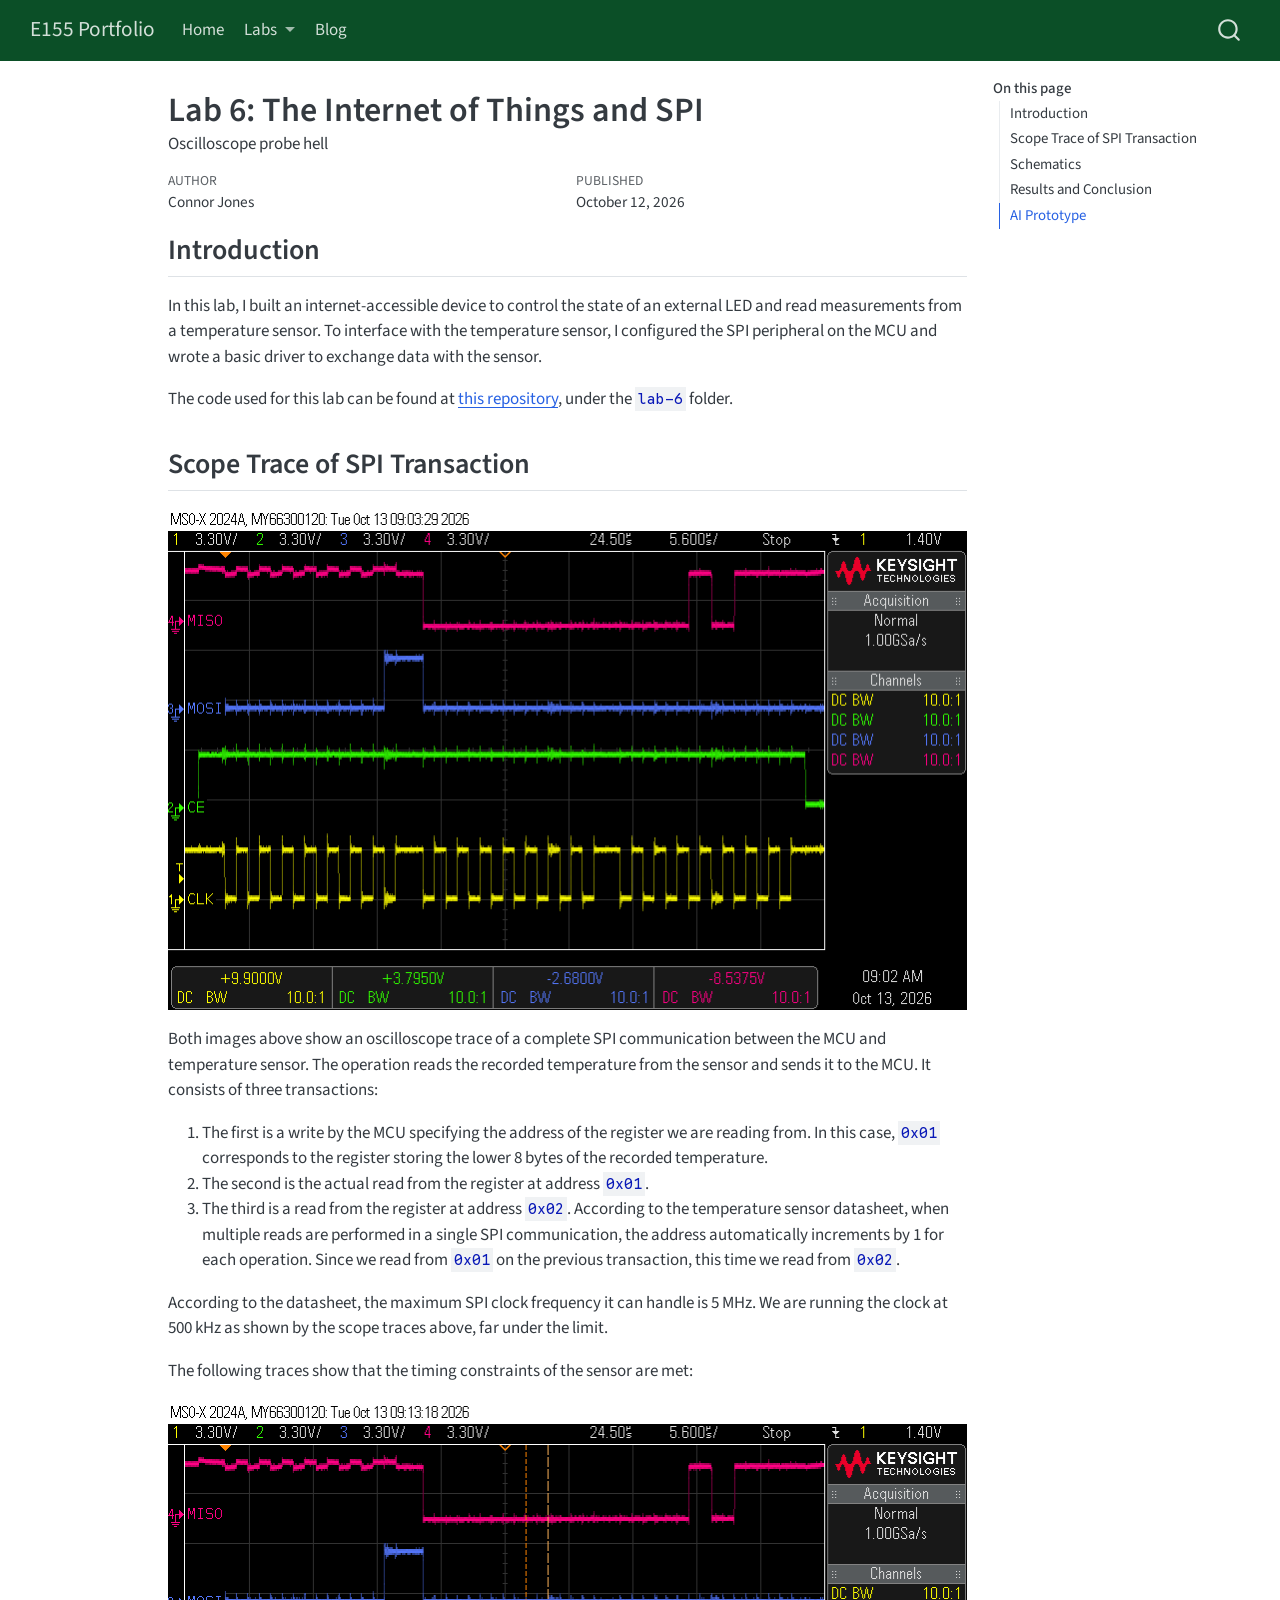
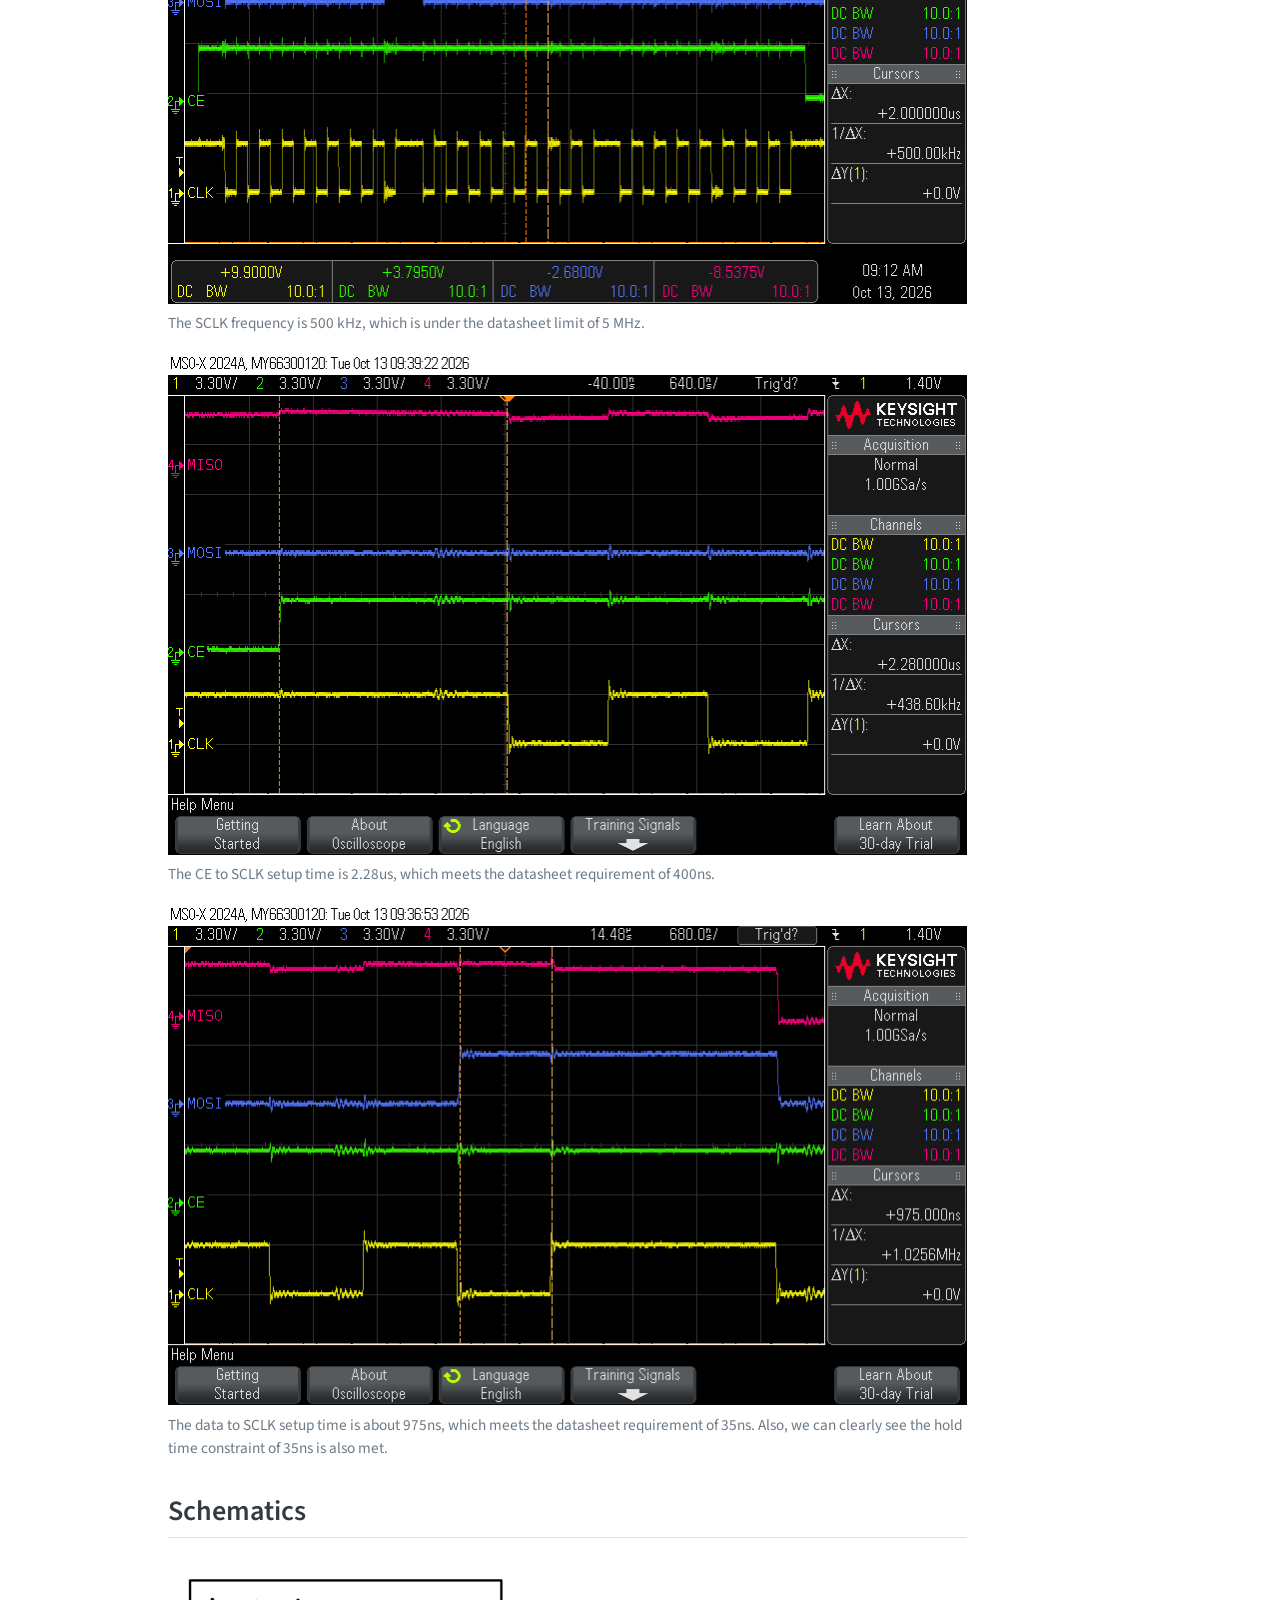
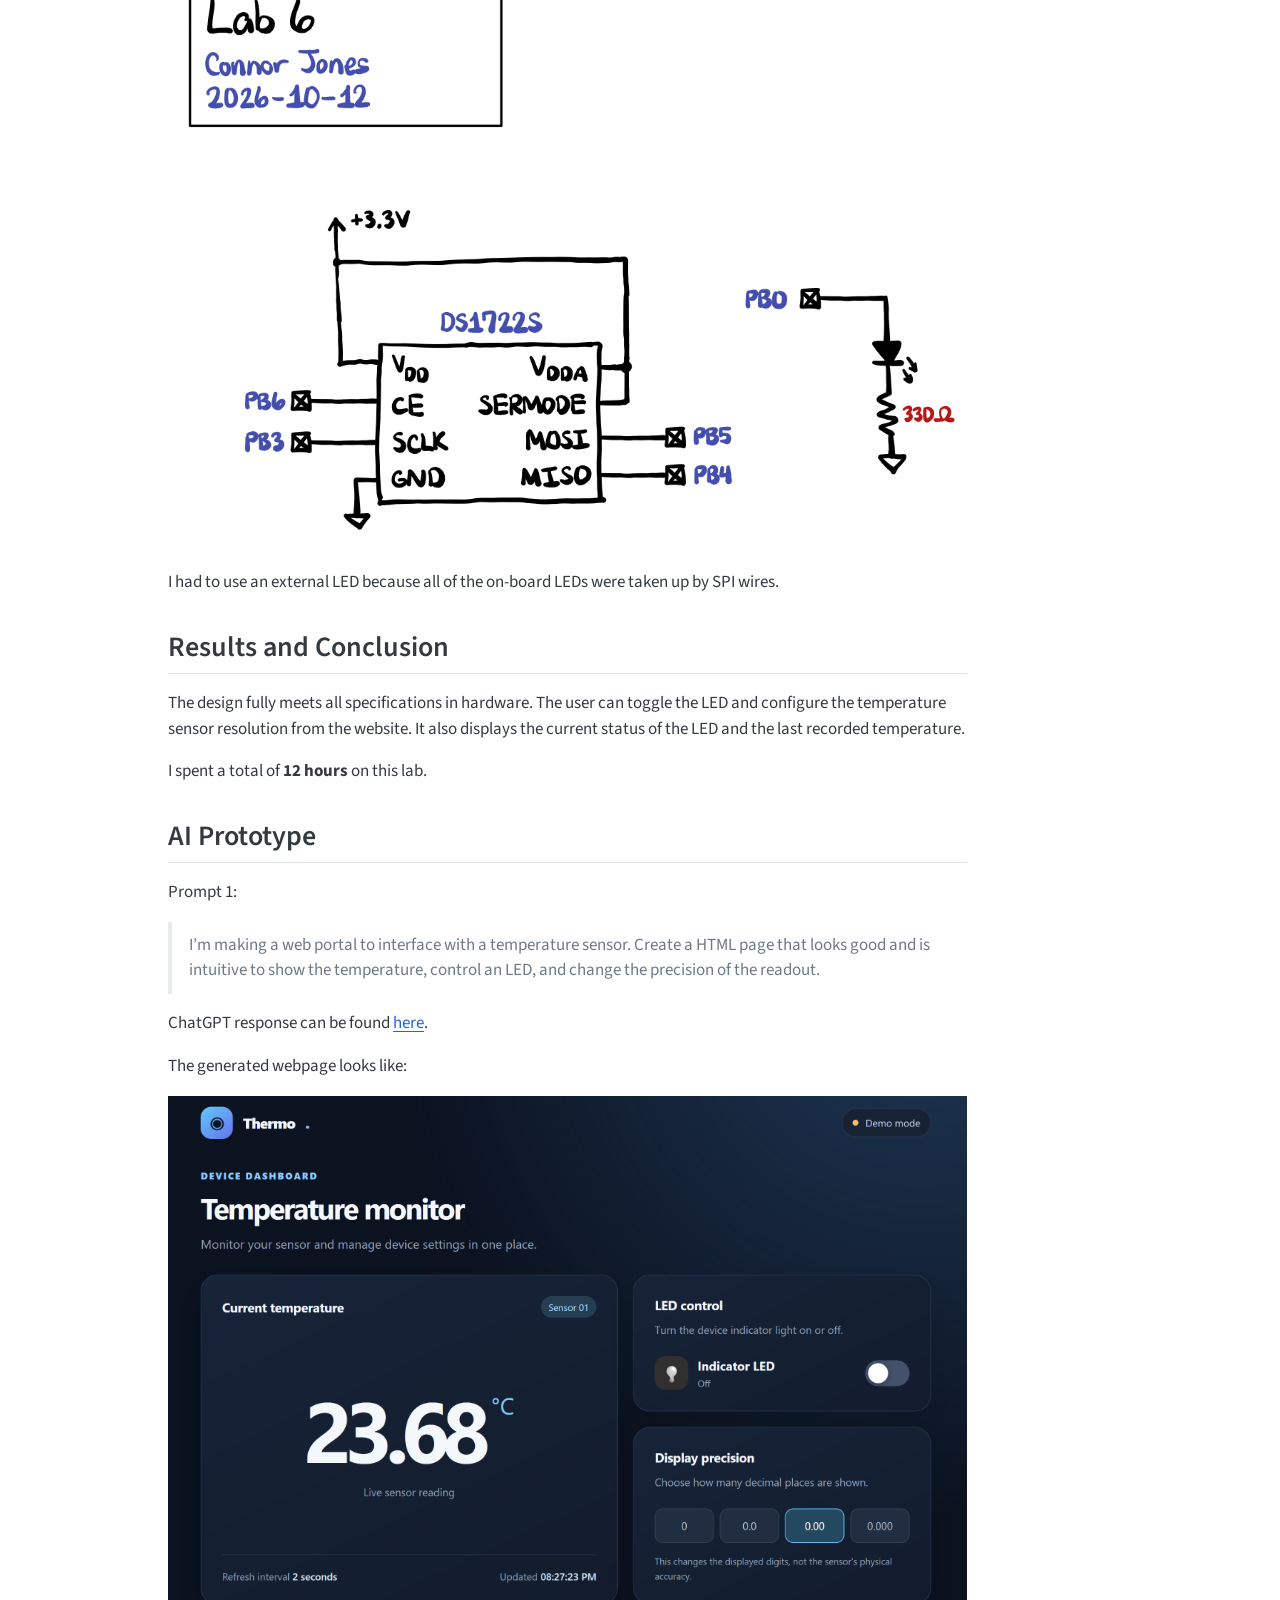
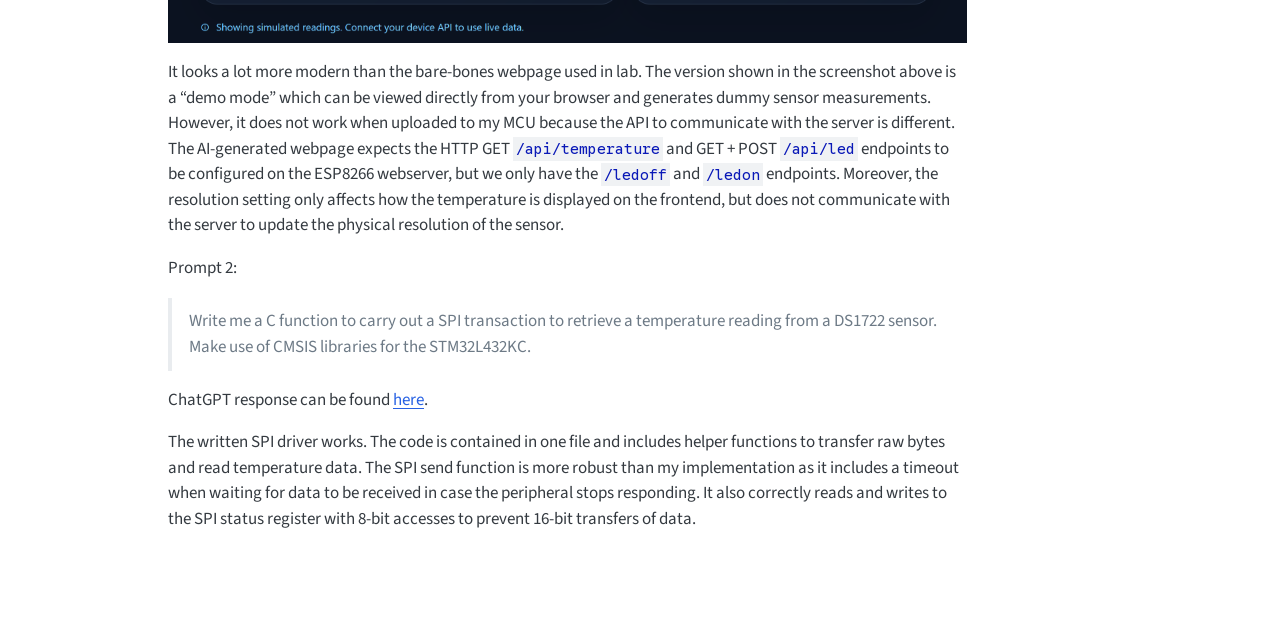
<file: labs/lab-6/index.html>
<!DOCTYPE html>
<html xmlns="http://www.w3.org/1999/xhtml" lang="en" xml:lang="en"><head>

<meta charset="utf-8">
<meta name="generator" content="quarto-1.10.19">

<meta name="viewport" content="width=device-width, initial-scale=1.0, user-scalable=yes">

<meta name="author" content="Connor Jones">
<meta name="dcterms.date" content="2026-10-12">
<meta name="description" content="Oscilloscope probe hell">

<title>Lab 6: The Internet of Things and SPI – E155 Portfolio</title>
<style>
/* Default styles provided by pandoc.
** See https://pandoc.org/MANUAL.html#variables-for-html for config info.
*/
span.smallcaps{font-variant: small-caps;}
div.columns{display: flex; gap: 1.5em;}
div.column{flex: auto;}
@media screen {
div.columns{gap: min(4vw, 1.5em);}
div.column{overflow-x: auto;}
}
div.hanging-indent{margin-left: 1.5em; text-indent: -1.5em;}
ul.task-list{list-style: none;}
ul.task-list li input[type="checkbox"] {
  width: 0.8em;
  margin: 0 0.8em 0.2em -1em; /* quarto-specific, see https://github.com/quarto-dev/quarto-cli/issues/4556 */ 
  vertical-align: middle;
}
</style>


<script src="../../site_libs/quarto-nav/quarto-nav.js"></script>
<script src="../../site_libs/quarto-nav/headroom.min.js"></script>
<script src="../../site_libs/clipboard/clipboard.min.js"></script>
<script src="../../site_libs/quarto-search/autocomplete.umd.js"></script>
<script src="../../site_libs/quarto-search/fuse.min.js"></script>
<script src="../../site_libs/quarto-search/quarto-search.js"></script>
<meta name="quarto:offset" content="../../">
<script src="../../site_libs/quarto-html/quarto.js" type="module"></script>
<script src="../../site_libs/quarto-html/tabsets/tabsets.js" type="module"></script>
<script src="../../site_libs/quarto-html/popper.min.js"></script>
<script src="../../site_libs/quarto-html/tippy.umd.min.js"></script>
<script src="../../site_libs/quarto-html/anchor.min.js"></script>
<link href="../../site_libs/quarto-html/tippy.css" rel="stylesheet">
<link href="../../site_libs/quarto-html/quarto-syntax-highlighting-9586da2ebfcc746460b8dc338fe0087b.css" rel="stylesheet" id="quarto-text-highlighting-styles">
<script src="../../site_libs/bootstrap/bootstrap.min.js"></script>
<link href="../../site_libs/bootstrap/bootstrap-icons.css" rel="stylesheet">
<link href="../../site_libs/bootstrap/bootstrap-87bffa701a79ed8ec71ae3e9b147f3fa.min.css" rel="stylesheet" append-hash="true" id="quarto-bootstrap" data-mode="light">
<script id="quarto-search-options" type="application/json">{
  "location": "navbar",
  "copy-button": false,
  "collapse-after": 3,
  "panel-placement": "end",
  "type": "overlay",
  "limit": 50,
  "keyboard-shortcut": [
    "f",
    "/",
    "s"
  ],
  "show-item-context": false,
  "language": {
    "search-no-results-text": "No results",
    "search-matching-documents-text": "matching documents",
    "search-copy-link-title": "Copy link to search",
    "search-hide-matches-text": "Hide additional matches",
    "search-more-match-text": "more match in this document",
    "search-more-matches-text": "more matches in this document",
    "search-clear-button-title": "Clear",
    "search-text-placeholder": "",
    "search-detached-cancel-button-title": "Cancel",
    "search-submit-button-title": "Submit",
    "search-label": "Search"
  }
}</script>


</head>

<body class="nav-fixed quarto-light">

<div id="quarto-search-results"></div>
  <header id="quarto-header" class="headroom fixed-top">
    <nav class="navbar navbar-expand-lg " data-bs-theme="dark">
      <div class="navbar-container container-fluid">
      <div class="navbar-brand-container mx-auto">
    <a class="navbar-brand" href="../../index.html">
    <span class="navbar-title">E155 Portfolio</span>
    </a>
  </div>
            <div id="quarto-search" class="" title="Search"></div>
          <button class="navbar-toggler" type="button" data-bs-toggle="collapse" data-bs-target="#navbarCollapse" aria-controls="navbarCollapse" role="menu" aria-expanded="false" aria-label="Toggle navigation" onclick="if (window.quartoToggleHeadroom) { window.quartoToggleHeadroom(); }">
  <span class="navbar-toggler-icon"></span>
</button>
          <div class="collapse navbar-collapse" id="navbarCollapse">
            <ul class="navbar-nav navbar-nav-scroll me-auto">
  <li class="nav-item">
    <a class="nav-link" href="../../index.html"> 
<span class="menu-text">Home</span></a>
  </li>  
  <li class="nav-item dropdown ">
    <a class="nav-link dropdown-toggle" href="#" id="nav-menu-labs" role="link" data-bs-toggle="dropdown" aria-expanded="false">
 <span class="menu-text">Labs</span>
    </a>
    <ul class="dropdown-menu" aria-labelledby="nav-menu-labs">    
        <li>
    <a class="dropdown-item" href="../../labs/index.html">
 <span class="dropdown-text">Overview</span></a>
  </li>  
        <li>
    <a class="dropdown-item" href="../../labs/lab-1/index.html">
 <span class="dropdown-text">Lab 1</span></a>
  </li>  
        <li>
    <a class="dropdown-item" href="../../labs/lab-2/index.html">
 <span class="dropdown-text">Lab 2</span></a>
  </li>  
        <li>
    <a class="dropdown-item" href="../../labs/lab-3/index.html">
 <span class="dropdown-text">Lab 3</span></a>
  </li>  
        <li>
    <a class="dropdown-item" href="../../labs/lab-4/index.html">
 <span class="dropdown-text">Lab 4</span></a>
  </li>  
        <li>
    <a class="dropdown-item" href="../../labs/lab-5/index.html">
 <span class="dropdown-text">Lab 5</span></a>
  </li>  
        <li>
    <a class="dropdown-item" href="../../labs/lab-6/index.html">
 <span class="dropdown-text">Lab 6</span></a>
  </li>  
        <li>
    <a class="dropdown-item" href="../../labs/lab-7/index.html">
 <span class="dropdown-text">Lab 7</span></a>
  </li>  
    </ul>
  </li>
  <li class="nav-item">
    <a class="nav-link" href="../../blog.html"> 
<span class="menu-text">Blog</span></a>
  </li>  
</ul>
          </div> <!-- /navcollapse -->
            <div class="quarto-navbar-tools">
</div>
      </div> <!-- /container-fluid -->
    </nav>
</header>
<!-- content -->
<div id="quarto-content" class="quarto-container page-columns page-rows-contents page-layout-article page-navbar">
<!-- sidebar -->
<!-- margin-sidebar -->
    <div id="quarto-margin-sidebar" class="sidebar margin-sidebar">
        <nav id="TOC" role="doc-toc" class="toc-active">
    <h2 id="toc-title">On this page</h2>
   
  <ul>
  <li><a href="#introduction" id="toc-introduction" class="nav-link active" data-scroll-target="#introduction">Introduction</a></li>
  <li><a href="#scope-trace-of-spi-transaction" id="toc-scope-trace-of-spi-transaction" class="nav-link" data-scroll-target="#scope-trace-of-spi-transaction">Scope Trace of SPI Transaction</a></li>
  <li><a href="#schematics" id="toc-schematics" class="nav-link" data-scroll-target="#schematics">Schematics</a></li>
  <li><a href="#results-and-conclusion" id="toc-results-and-conclusion" class="nav-link" data-scroll-target="#results-and-conclusion">Results and Conclusion</a></li>
  <li><a href="#ai-prototype" id="toc-ai-prototype" class="nav-link" data-scroll-target="#ai-prototype">AI Prototype</a></li>
  </ul>
</nav>
    </div>
<!-- main -->
<main class="content" id="quarto-document-content">

<header id="title-block-header" class="quarto-title-block default">
<div class="quarto-title">
<h1 class="title">Lab 6: The Internet of Things and SPI</h1>
</div>

<div>
  <div class="description">
    Oscilloscope probe hell
  </div>
</div>


<div class="quarto-title-meta">

    <div>
    <div class="quarto-title-meta-heading">Author</div>
    <div class="quarto-title-meta-contents">
             <p>Connor Jones </p>
          </div>
  </div>
    
    <div>
    <div class="quarto-title-meta-heading">Published</div>
    <div class="quarto-title-meta-contents">
      <p class="date">October 12, 2026</p>
    </div>
  </div>
  
    
  </div>
  


</header>


<section id="introduction" class="level2">
<h2 class="anchored" data-anchor-id="introduction">Introduction</h2>
<p>In this lab, I built an internet-accessible device to control the state of an external LED and read measurements from a temperature sensor. To interface with the temperature sensor, I configured the SPI peripheral on the MCU and wrote a basic driver to exchange data with the sensor.</p>
<p>The code used for this lab can be found at <a href="https://github.com/conjoneshmc/e155-labs">this repository</a>, under the <code>lab-6</code> folder.</p>
</section>
<section id="scope-trace-of-spi-transaction" class="level2">
<h2 class="anchored" data-anchor-id="scope-trace-of-spi-transaction">Scope Trace of SPI Transaction</h2>
<p><img src="media/spi_transaction.png" class="img-fluid"></p>
<p>Both images above show an oscilloscope trace of a complete SPI communication between the MCU and temperature sensor. The operation reads the recorded temperature from the sensor and sends it to the MCU. It consists of three transactions:</p>
<ol type="1">
<li>The first is a write by the MCU specifying the address of the register we are reading from. In this case, <code>0x01</code> corresponds to the register storing the lower 8 bytes of the recorded temperature.</li>
<li>The second is the actual read from the register at address <code>0x01</code>.</li>
<li>The third is a read from the register at address <code>0x02</code>. According to the temperature sensor datasheet, when multiple reads are performed in a single SPI communication, the address automatically increments by 1 for each operation. Since we read from <code>0x01</code> on the previous transaction, this time we read from <code>0x02</code>.</li>
</ol>
<p>According to the datasheet, the maximum SPI clock frequency it can handle is 5 MHz. We are running the clock at 500 kHz as shown by the scope traces above, far under the limit.</p>
<p>The following traces show that the timing constraints of the sensor are met:</p>
<div class="quarto-figure quarto-figure-center">
<figure class="figure">
<p><img src="media/spi_transaction_freq.png" class="img-fluid figure-img"></p>
<figcaption>The SCLK frequency is 500 kHz, which is under the datasheet limit of 5 MHz.</figcaption>
</figure>
</div>
<div class="quarto-figure quarto-figure-center">
<figure class="figure">
<p><img src="media/spi_transaction_timing_1.png" class="img-fluid figure-img"></p>
<figcaption>The CE to SCLK setup time is 2.28us, which meets the datasheet requirement of 400ns.</figcaption>
</figure>
</div>
<div class="quarto-figure quarto-figure-center">
<figure class="figure">
<p><img src="media/spi_transaction_timing_2.png" class="img-fluid figure-img"></p>
<figcaption>The data to SCLK setup time is about 975ns, which meets the datasheet requirement of 35ns. Also, we can clearly see the hold time constraint of 35ns is also met.</figcaption>
</figure>
</div>
</section>
<section id="schematics" class="level2">
<h2 class="anchored" data-anchor-id="schematics">Schematics</h2>
<p><img src="media/schematic.png" class="img-fluid"></p>
<p>I had to use an external LED because all of the on-board LEDs were taken up by SPI wires.</p>
</section>
<section id="results-and-conclusion" class="level2">
<h2 class="anchored" data-anchor-id="results-and-conclusion">Results and Conclusion</h2>
<p>The design fully meets all specifications in hardware. The user can toggle the LED and configure the temperature sensor resolution from the website. It also displays the current status of the LED and the last recorded temperature.</p>
<p>I spent a total of <strong>12 hours</strong> on this lab.</p>
</section>
<section id="ai-prototype" class="level2">
<h2 class="anchored" data-anchor-id="ai-prototype">AI Prototype</h2>
<p>Prompt 1:</p>
<blockquote class="blockquote">
<p>I’m making a web portal to interface with a temperature sensor. Create a HTML page that looks good and is intuitive to show the temperature, control an LED, and change the precision of the readout.</p>
</blockquote>
<p>ChatGPT response can be found <a href="https://chatgpt.com/share/6acda7f4-af00-83e8-9535-b86c6201f3ed">here</a>.</p>
<p>The generated webpage looks like:</p>
<p><img src="media/ai_response_webpage.png" class="img-fluid"></p>
<p>It looks a lot more modern than the bare-bones webpage used in lab. The version shown in the screenshot above is a “demo mode” which can be viewed directly from your browser and generates dummy sensor measurements. However, it does not work when uploaded to my MCU because the API to communicate with the server is different. The AI-generated webpage expects the HTTP GET <code>/api/temperature</code> and GET + POST <code>/api/led</code> endpoints to be configured on the ESP8266 webserver, but we only have the <code>/ledoff</code> and <code>/ledon</code> endpoints. Moreover, the resolution setting only affects how the temperature is displayed on the frontend, but does not communicate with the server to update the physical resolution of the sensor.</p>
<p>Prompt 2:</p>
<blockquote class="blockquote">
<p>Write me a C function to carry out a SPI transaction to retrieve a temperature reading from a DS1722 sensor. Make use of CMSIS libraries for the STM32L432KC.</p>
</blockquote>
<p>ChatGPT response can be found <a href="https://chatgpt.com/share/6acdab39-a95c-83e8-b57d-8f09fdedf176">here</a>.</p>
<p>The written SPI driver works. The code is contained in one file and includes helper functions to transfer raw bytes and read temperature data. The SPI send function is more robust than my implementation as it includes a timeout when waiting for data to be received in case the peripheral stops responding. It also correctly reads and writes to the SPI status register with 8-bit accesses to prevent 16-bit transfers of data.</p>


</section>

</main> <!-- /main -->
<script id="quarto-html-after-body" type="application/javascript">
  window.document.addEventListener("DOMContentLoaded", function (event) {
    const icon = "";
    const anchorJS = new window.AnchorJS();
    anchorJS.options = {
      placement: 'right',
      icon: icon
    };
    anchorJS.add('.anchored');
    const isCodeAnnotation = (el) => {
      for (const clz of el.classList) {
        if (clz.startsWith('code-annotation-')) {                     
          return true;
        }
      }
      return false;
    }
    const onCopySuccess = function(e) {
      // button target
      const button = e.trigger;
      // don't keep focus
      button.blur();
      // flash "checked"
      button.classList.add('code-copy-button-checked');
      var currentTitle = button.getAttribute("title");
      button.setAttribute("title", "Copied!");
      let tooltip;
      if (window.bootstrap) {
        button.setAttribute("data-bs-toggle", "tooltip");
        button.setAttribute("data-bs-placement", "left");
        button.setAttribute("data-bs-title", "Copied!");
        tooltip = new bootstrap.Tooltip(button, 
          { trigger: "manual", 
            customClass: "code-copy-button-tooltip",
            offset: [0, -8]});
        tooltip.show();    
      }
      setTimeout(function() {
        if (tooltip) {
          tooltip.hide();
          button.removeAttribute("data-bs-title");
          button.removeAttribute("data-bs-toggle");
          button.removeAttribute("data-bs-placement");
        }
        button.setAttribute("title", currentTitle);
        button.classList.remove('code-copy-button-checked');
      }, 1000);
      // clear code selection
      e.clearSelection();
    }
    const getTextToCopy = function(trigger) {
      const outerScaffold = trigger.parentElement.cloneNode(true);
      const codeEl = outerScaffold.querySelector('code');
      for (const childEl of codeEl.children) {
        if (isCodeAnnotation(childEl)) {
          childEl.remove();
        }
      }
      return codeEl.innerText;
    }
    const clipboard = new window.ClipboardJS('.code-copy-button:not([data-in-quarto-modal])', {
      text: getTextToCopy
    });
    clipboard.on('success', onCopySuccess);
    if (window.document.getElementById('quarto-embedded-source-code-modal')) {
      const clipboardModal = new window.ClipboardJS('.code-copy-button[data-in-quarto-modal]', {
        text: getTextToCopy,
        container: window.document.getElementById('quarto-embedded-source-code-modal')
      });
      clipboardModal.on('success', onCopySuccess);
    }
      var localhostRegex = new RegExp(/^(?:http|https):\/\/localhost\:?[0-9]*\//);
      var mailtoRegex = new RegExp(/^mailto:/);
        var filterRegex = new RegExp("https:\/\/conjoneshmc\.github\.io\/e155-portfolio\/");
      var isInternal = (href) => {
          return filterRegex.test(href) || localhostRegex.test(href) || mailtoRegex.test(href);
      }
      // Inspect non-navigation links and adorn them if external
     var links = window.document.querySelectorAll('a[href]:not(.nav-link):not(.navbar-brand):not(.toc-action):not(.sidebar-link):not(.sidebar-item-toggle):not(.pagination-link):not(.no-external):not([aria-hidden]):not(.dropdown-item):not(.quarto-navigation-tool):not(.about-link)');
      for (var i=0; i<links.length; i++) {
        const link = links[i];
        if (!isInternal(link.href)) {
          // undo the damage that might have been done by quarto-nav.js in the case of
          // links that we want to consider external
          if (link.dataset.originalHref !== undefined) {
            link.href = link.dataset.originalHref;
          }
        }
      }
    function tippyHover(el, contentFn, onTriggerFn, onUntriggerFn) {
      const config = {
        allowHTML: true,
        maxWidth: 500,
        delay: 100,
        arrow: false,
        appendTo: function(el) {
            return el.parentElement;
        },
        interactive: true,
        interactiveBorder: 10,
        theme: 'quarto',
        placement: 'bottom-start',
      };
      if (contentFn) {
        config.content = contentFn;
      }
      if (onTriggerFn) {
        config.onTrigger = onTriggerFn;
      }
      if (onUntriggerFn) {
        config.onUntrigger = onUntriggerFn;
      }
      window.tippy(el, config); 
    }
    const noterefs = window.document.querySelectorAll('a[role="doc-noteref"]');
    for (var i=0; i<noterefs.length; i++) {
      const ref = noterefs[i];
      tippyHover(ref, function() {
        // use id or data attribute instead here
        let href = ref.getAttribute('data-footnote-href') || ref.getAttribute('href');
        try { href = new URL(href).hash; } catch {}
        const id = href.replace(/^#\/?/, "");
        const note = window.document.getElementById(id);
        if (note) {
          return note.innerHTML;
        } else {
          return "";
        }
      });
    }
    const xrefs = window.document.querySelectorAll('a.quarto-xref');
    const processXRef = (id, note) => {
      // Strip column container classes
      const stripColumnClz = (el) => {
        el.classList.remove("page-full", "page-columns");
        if (el.children) {
          for (const child of el.children) {
            stripColumnClz(child);
          }
        }
      }
      stripColumnClz(note)
      if (id === null || id.startsWith('sec-')) {
        // Special case sections, only their first couple elements
        const container = document.createElement("div");
        if (note.children && note.children.length > 2) {
          container.appendChild(note.children[0].cloneNode(true));
          for (let i = 1; i < note.children.length; i++) {
            const child = note.children[i];
            if (child.tagName === "P" && child.innerText === "") {
              continue;
            } else {
              container.appendChild(child.cloneNode(true));
              break;
            }
          }
          if (window.Quarto?.typesetMath) {
            window.Quarto.typesetMath(container);
          }
          return container.innerHTML
        } else {
          if (window.Quarto?.typesetMath) {
            window.Quarto.typesetMath(note);
          }
          return note.innerHTML;
        }
      } else {
        // Remove any anchor links if they are present
        const anchorLink = note.querySelector('a.anchorjs-link');
        if (anchorLink) {
          anchorLink.remove();
        }
        if (window.Quarto?.typesetMath) {
          window.Quarto.typesetMath(note);
        }
        if (note.classList.contains("callout")) {
          return note.outerHTML;
        } else {
          return note.innerHTML;
        }
      }
    }
    for (var i=0; i<xrefs.length; i++) {
      const xref = xrefs[i];
      tippyHover(xref, undefined, function(instance) {
        instance.disable();
        let url = xref.getAttribute('href');
        let hash = undefined; 
        if (url.startsWith('#')) {
          hash = url;
        } else {
          try { hash = new URL(url).hash; } catch {}
        }
        if (hash) {
          const id = hash.replace(/^#\/?/, "");
          const note = window.document.getElementById(id);
          if (note !== null) {
            try {
              const html = processXRef(id, note.cloneNode(true));
              instance.setContent(html);
            } finally {
              instance.enable();
              instance.show();
            }
          } else {
            // See if we can fetch this
            fetch(url.split('#')[0])
            .then(res => res.text())
            .then(html => {
              const parser = new DOMParser();
              const htmlDoc = parser.parseFromString(html, "text/html");
              const note = htmlDoc.getElementById(id);
              if (note !== null) {
                const html = processXRef(id, note);
                instance.setContent(html);
              } 
            }).finally(() => {
              instance.enable();
              instance.show();
            });
          }
        } else {
          // See if we can fetch a full url (with no hash to target)
          // This is a special case and we should probably do some content thinning / targeting
          fetch(url)
          .then(res => res.text())
          .then(html => {
            const parser = new DOMParser();
            const htmlDoc = parser.parseFromString(html, "text/html");
            const note = htmlDoc.querySelector('main.content');
            if (note !== null) {
              // This should only happen for chapter cross references
              // (since there is no id in the URL)
              // remove the first header
              if (note.children.length > 0 && note.children[0].tagName === "HEADER") {
                note.children[0].remove();
              }
              const html = processXRef(null, note);
              instance.setContent(html);
            } 
          }).finally(() => {
            instance.enable();
            instance.show();
          });
        }
      }, function(instance) {
      });
    }
        let selectedAnnoteEl;
        const selectorForAnnotation = ( cell, annotation) => {
          let cellAttr = 'data-code-cell="' + cell + '"';
          let lineAttr = 'data-code-annotation="' +  annotation + '"';
          const selector = 'span[' + cellAttr + '][' + lineAttr + ']';
          return selector;
        }
        const selectCodeLines = (annoteEl) => {
          const doc = window.document;
          const targetCell = annoteEl.getAttribute("data-target-cell");
          const targetAnnotation = annoteEl.getAttribute("data-target-annotation");
          const annoteSpan = window.document.querySelector(selectorForAnnotation(targetCell, targetAnnotation));
          const lines = annoteSpan.getAttribute("data-code-lines").split(",");
          const lineIds = lines.map((line) => {
            return targetCell + "-" + line;
          })
          let top = null;
          let height = null;
          let parent = null;
          if (lineIds.length > 0) {
              //compute the position of the single el (top and bottom and make a div)
              const el = window.document.getElementById(lineIds[0]);
              top = el.offsetTop;
              height = el.offsetHeight;
              parent = el.parentElement.parentElement;
            if (lineIds.length > 1) {
              const lastEl = window.document.getElementById(lineIds[lineIds.length - 1]);
              const bottom = lastEl.offsetTop + lastEl.offsetHeight;
              height = bottom - top;
            }
            if (top !== null && height !== null && parent !== null) {
              // cook up a div (if necessary) and position it 
              let div = window.document.getElementById("code-annotation-line-highlight");
              if (div === null) {
                div = window.document.createElement("div");
                div.setAttribute("id", "code-annotation-line-highlight");
                div.style.position = 'absolute';
                parent.appendChild(div);
              }
              div.style.top = top - 2 + "px";
              div.style.height = height + 4 + "px";
              div.style.left = 0;
              let gutterDiv = window.document.getElementById("code-annotation-line-highlight-gutter");
              if (gutterDiv === null) {
                gutterDiv = window.document.createElement("div");
                gutterDiv.setAttribute("id", "code-annotation-line-highlight-gutter");
                gutterDiv.style.position = 'absolute';
                const codeCell = window.document.getElementById(targetCell);
                const gutter = codeCell.querySelector('.code-annotation-gutter');
                gutter.appendChild(gutterDiv);
              }
              gutterDiv.style.top = top - 2 + "px";
              gutterDiv.style.height = height + 4 + "px";
            }
            selectedAnnoteEl = annoteEl;
          }
        };
        const unselectCodeLines = () => {
          const elementsIds = ["code-annotation-line-highlight", "code-annotation-line-highlight-gutter"];
          elementsIds.forEach((elId) => {
            const div = window.document.getElementById(elId);
            if (div) {
              div.remove();
            }
          });
          selectedAnnoteEl = undefined;
        };
          // Handle positioning of the toggle
      window.addEventListener(
        "resize",
        throttle(() => {
          elRect = undefined;
          if (selectedAnnoteEl) {
            selectCodeLines(selectedAnnoteEl);
          }
        }, 10)
      );
      function throttle(fn, ms) {
      let throttle = false;
      let timer;
        return (...args) => {
          if(!throttle) { // first call gets through
              fn.apply(this, args);
              throttle = true;
          } else { // all the others get throttled
              if(timer) clearTimeout(timer); // cancel #2
              timer = setTimeout(() => {
                fn.apply(this, args);
                timer = throttle = false;
              }, ms);
          }
        };
      }
        // Attach click handler to the DT
        const annoteDls = window.document.querySelectorAll('dt[data-target-cell]');
        for (const annoteDlNode of annoteDls) {
          annoteDlNode.addEventListener('click', (event) => {
            const clickedEl = event.target;
            if (clickedEl !== selectedAnnoteEl) {
              unselectCodeLines();
              const activeEl = window.document.querySelector('dt[data-target-cell].code-annotation-active');
              if (activeEl) {
                activeEl.classList.remove('code-annotation-active');
              }
              selectCodeLines(clickedEl);
              clickedEl.classList.add('code-annotation-active');
            } else {
              // Unselect the line
              unselectCodeLines();
              clickedEl.classList.remove('code-annotation-active');
            }
          });
        }
    const findCites = (el) => {
      const parentEl = el.parentElement;
      if (parentEl) {
        const cites = parentEl.dataset.cites;
        if (cites) {
          return {
            el,
            cites: cites.split(' ')
          };
        } else {
          return findCites(el.parentElement)
        }
      } else {
        return undefined;
      }
    };
    var bibliorefs = window.document.querySelectorAll('a[role="doc-biblioref"]');
    for (var i=0; i<bibliorefs.length; i++) {
      const ref = bibliorefs[i];
      const citeInfo = findCites(ref);
      if (citeInfo) {
        tippyHover(citeInfo.el, function() {
          var popup = window.document.createElement('div');
          citeInfo.cites.forEach(function(cite) {
            var citeDiv = window.document.createElement('div');
            citeDiv.classList.add('hanging-indent');
            citeDiv.classList.add('csl-entry');
            var biblioDiv = window.document.getElementById('ref-' + cite);
            if (biblioDiv) {
              citeDiv.innerHTML = biblioDiv.innerHTML;
            }
            popup.appendChild(citeDiv);
          });
          return popup.innerHTML;
        });
      }
    }
  });
  </script>
</div> <!-- /content -->




</body></html>
</file>
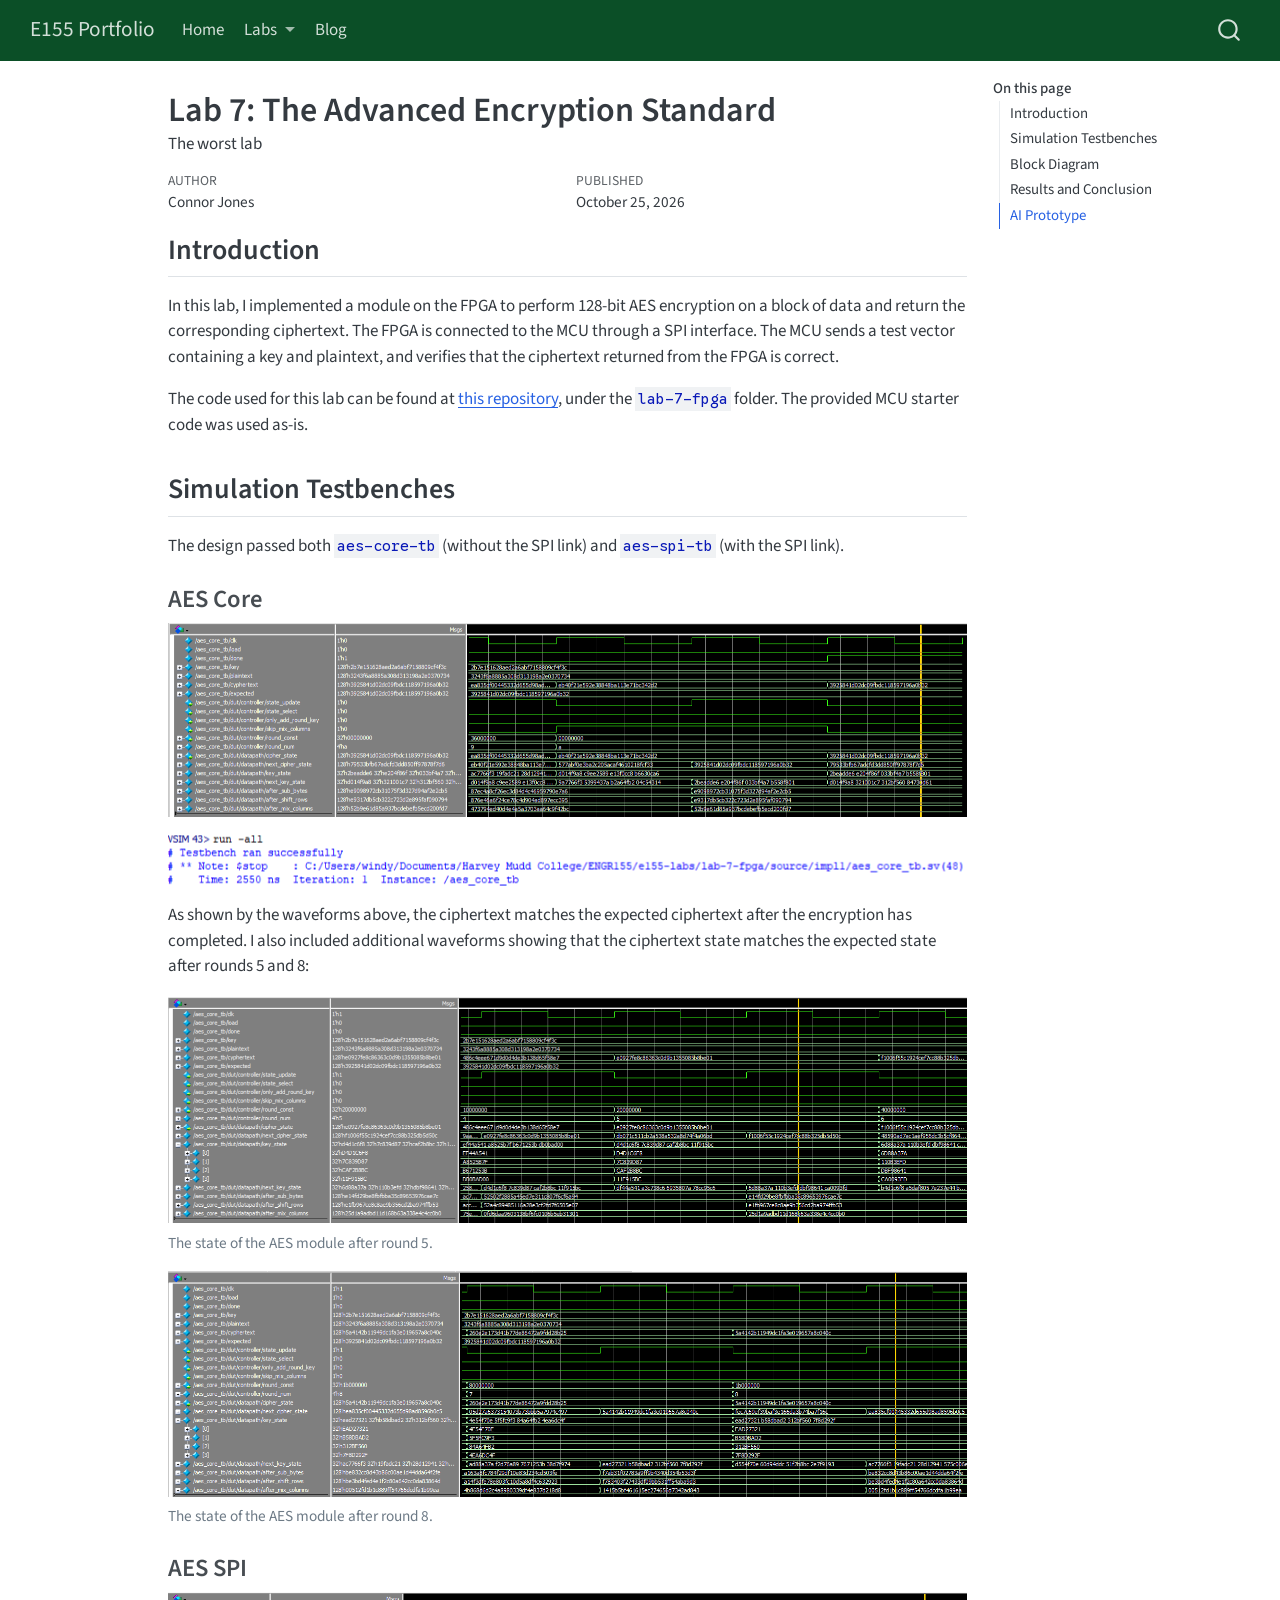
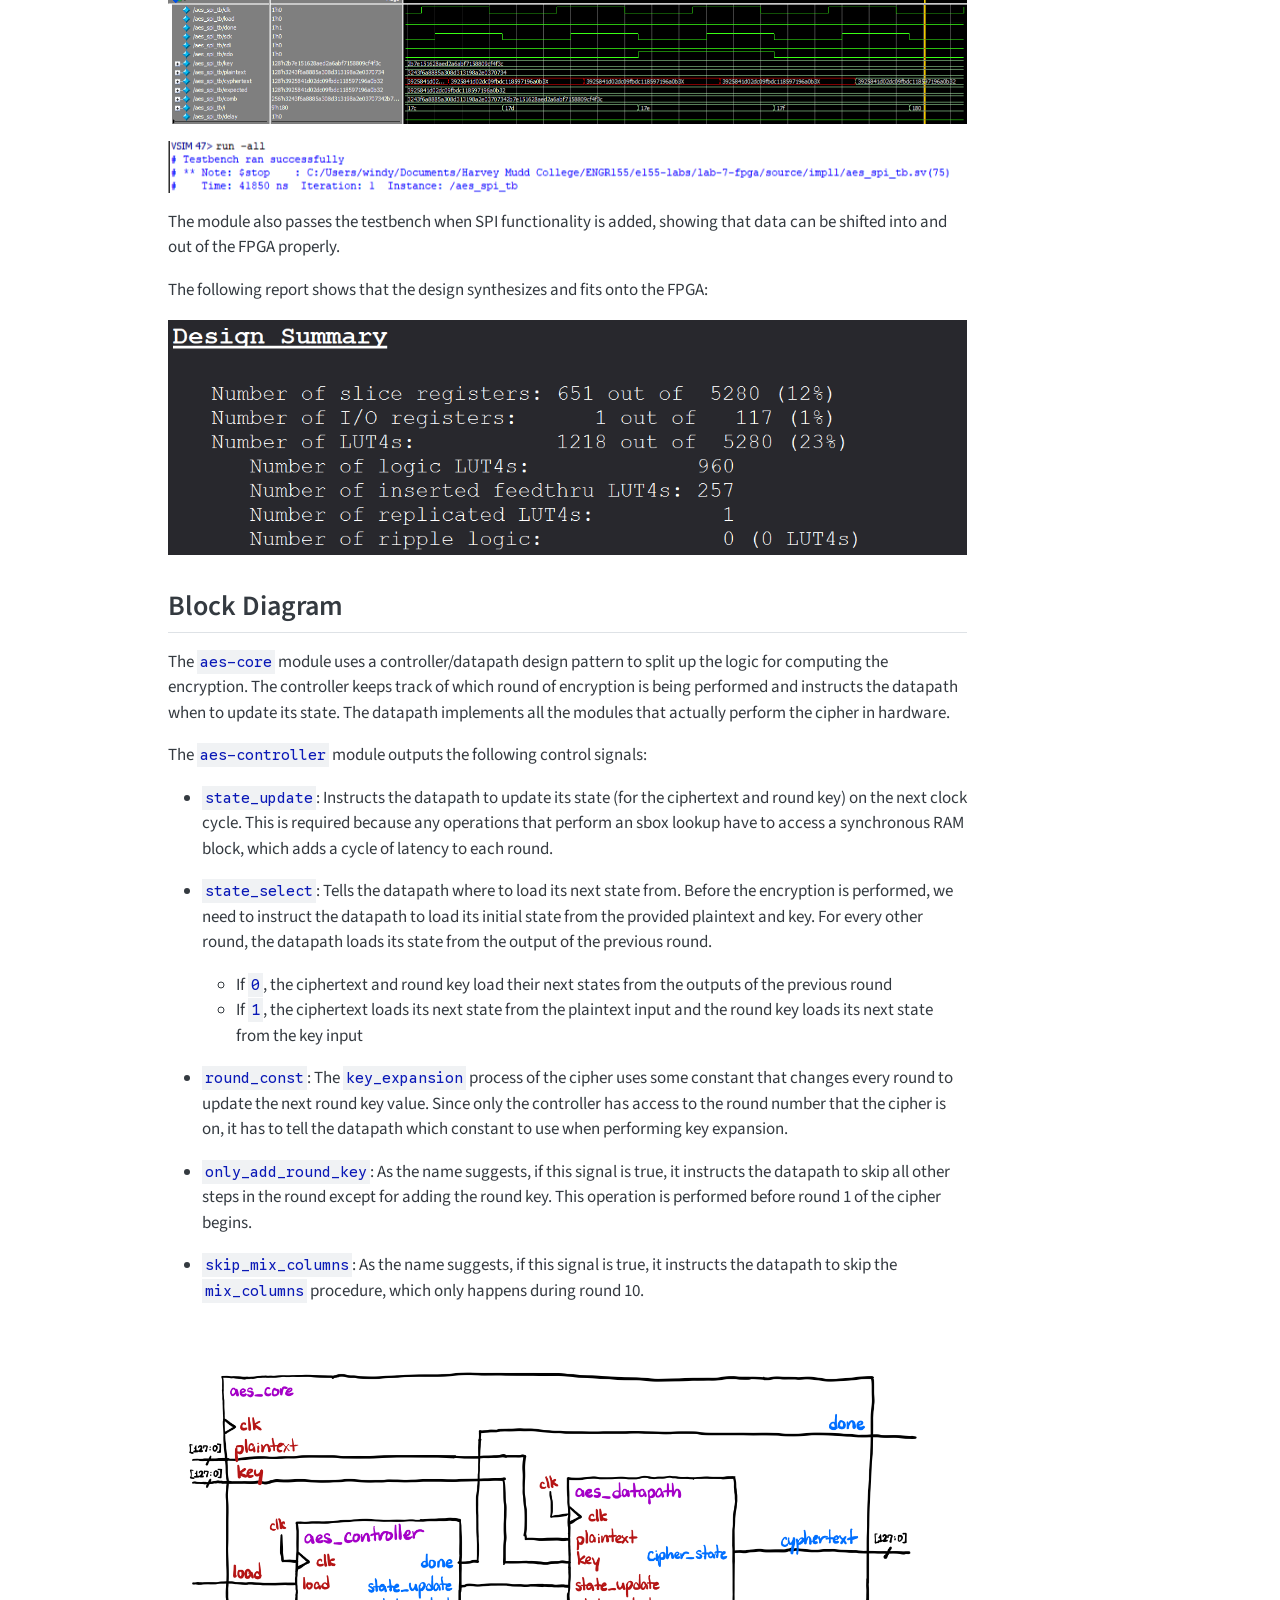
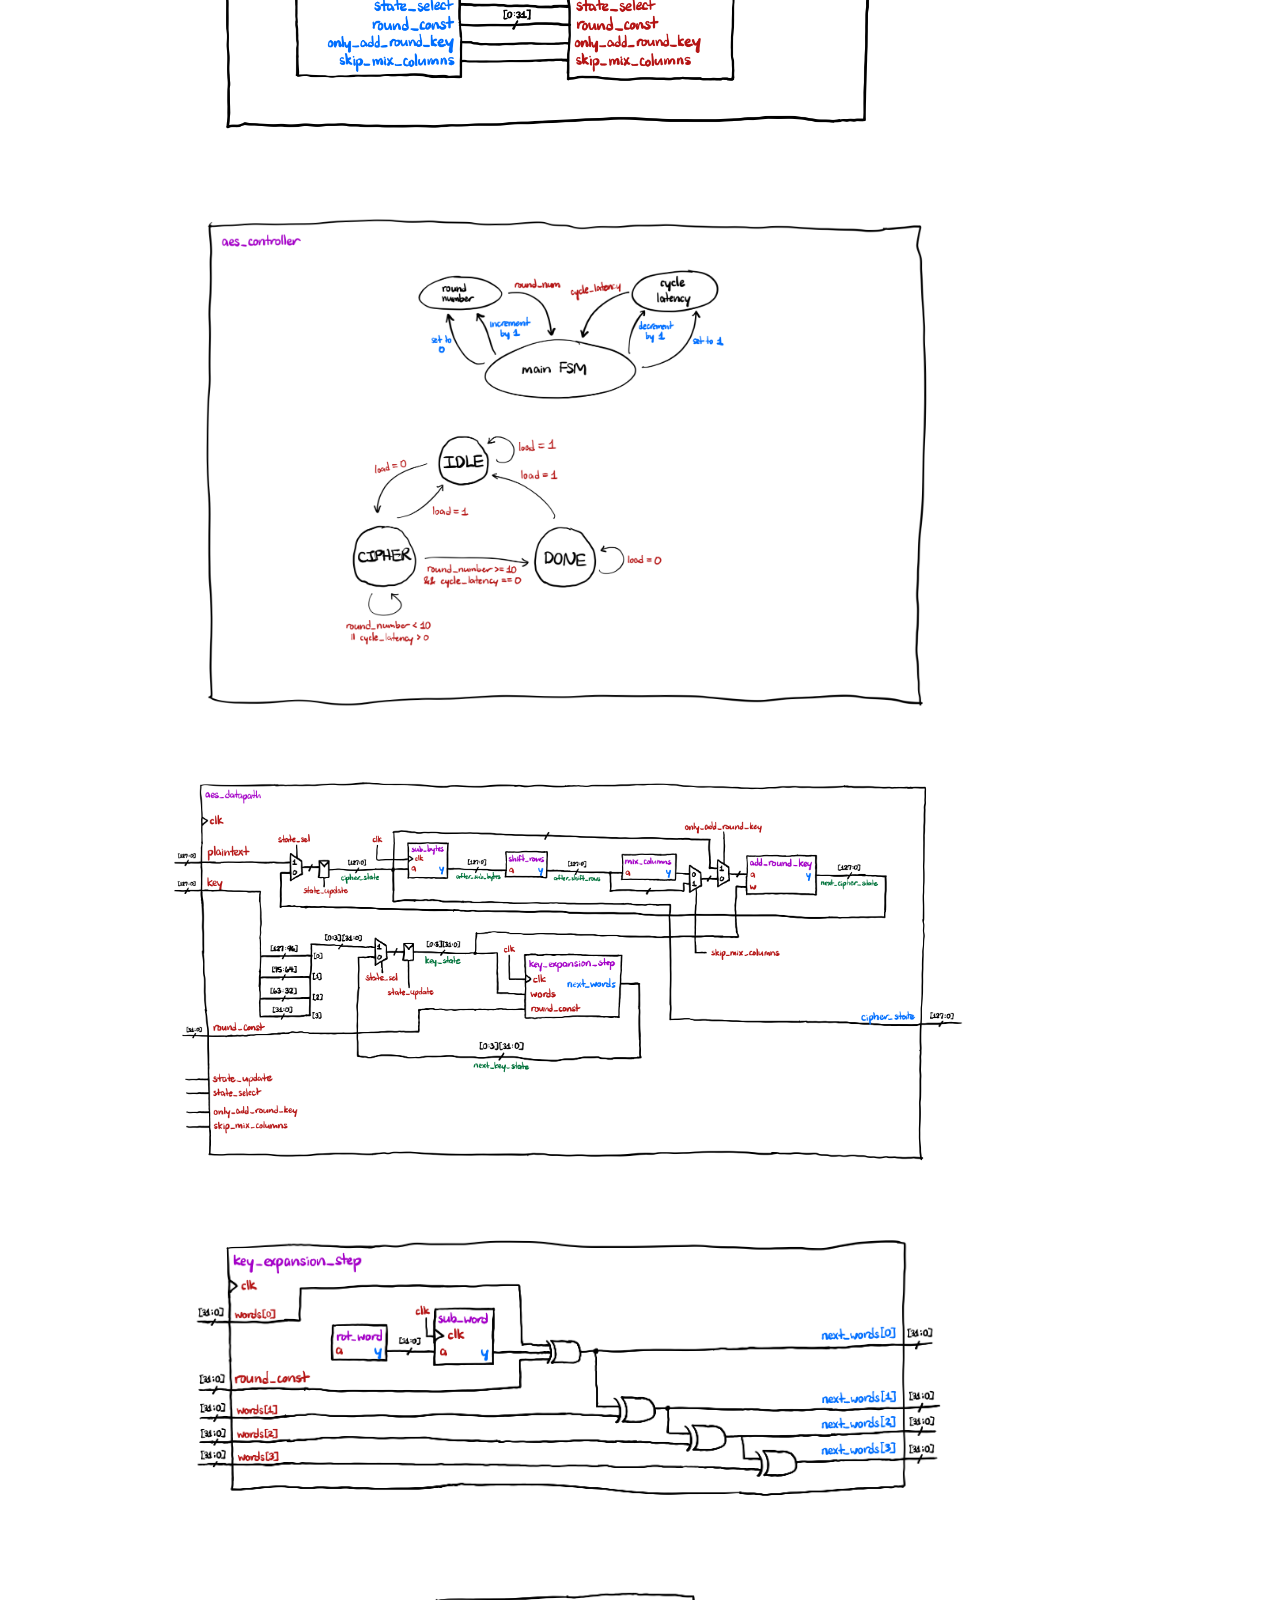
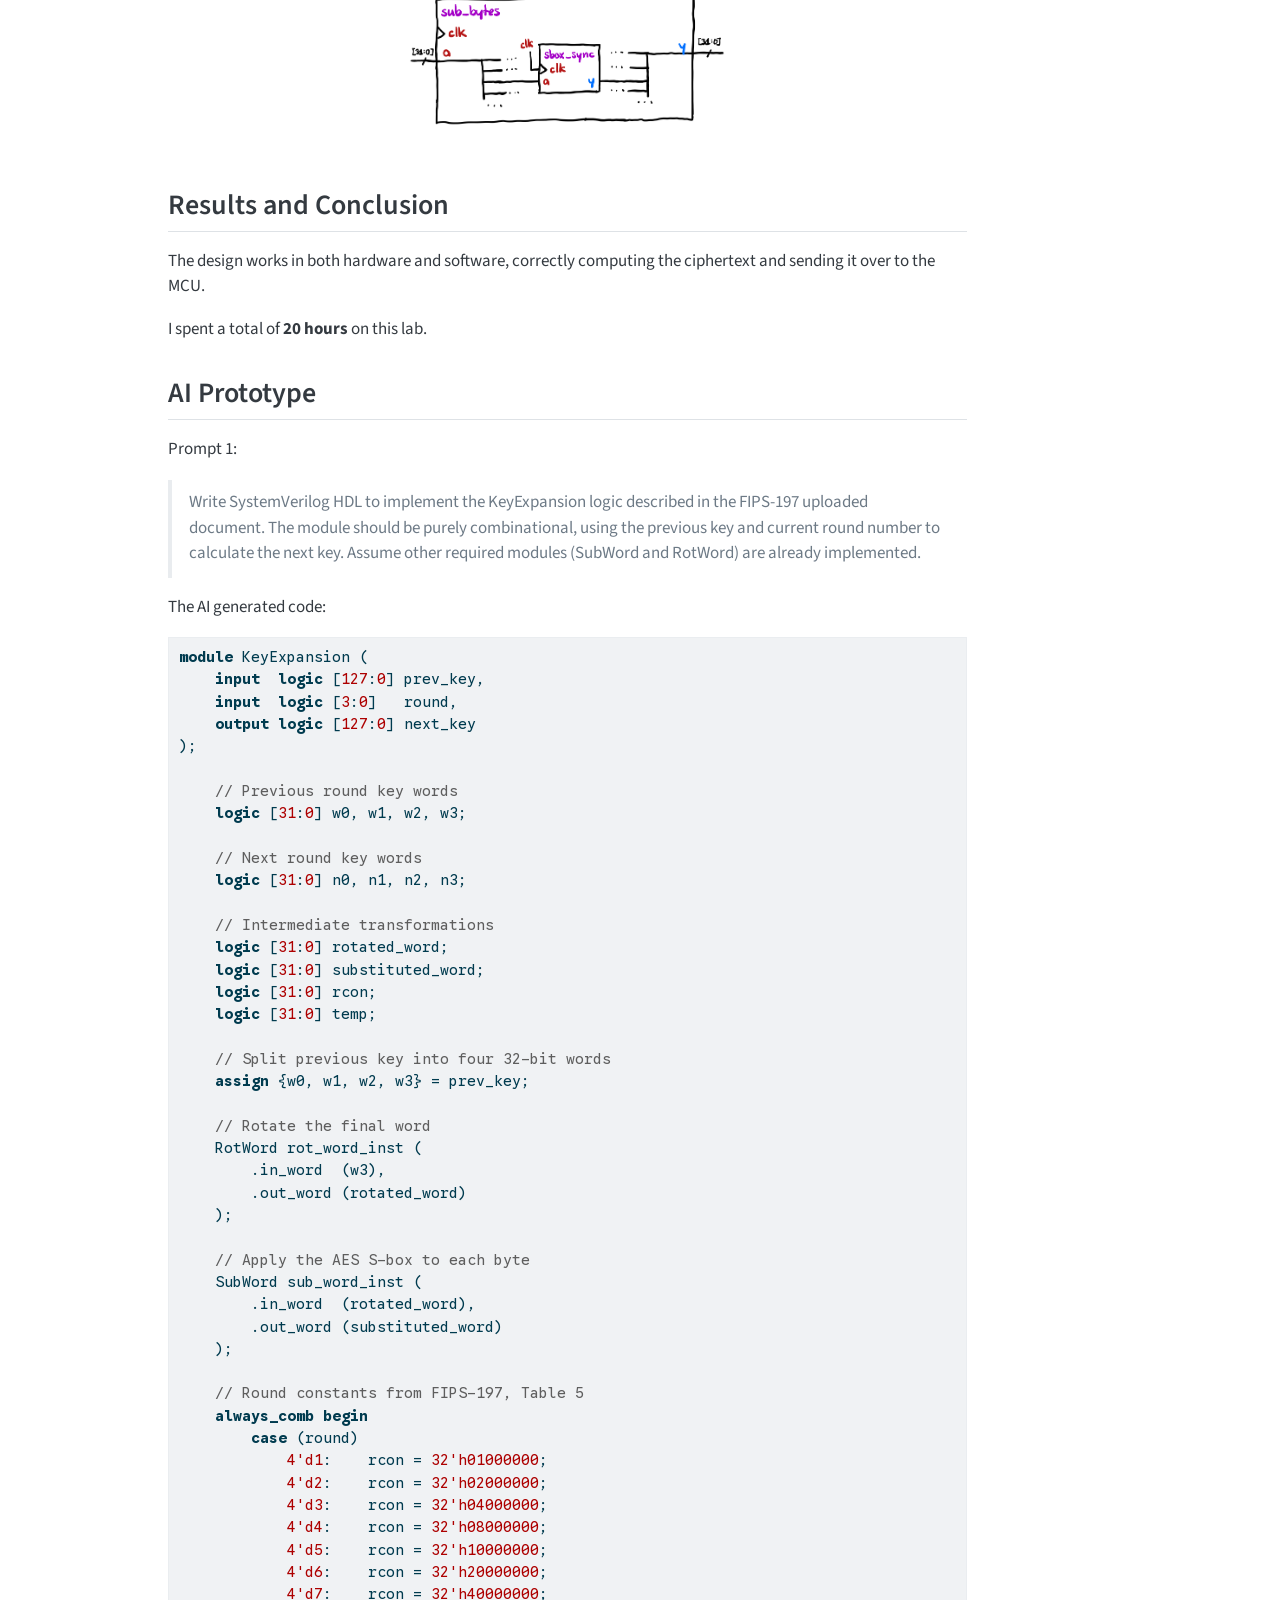
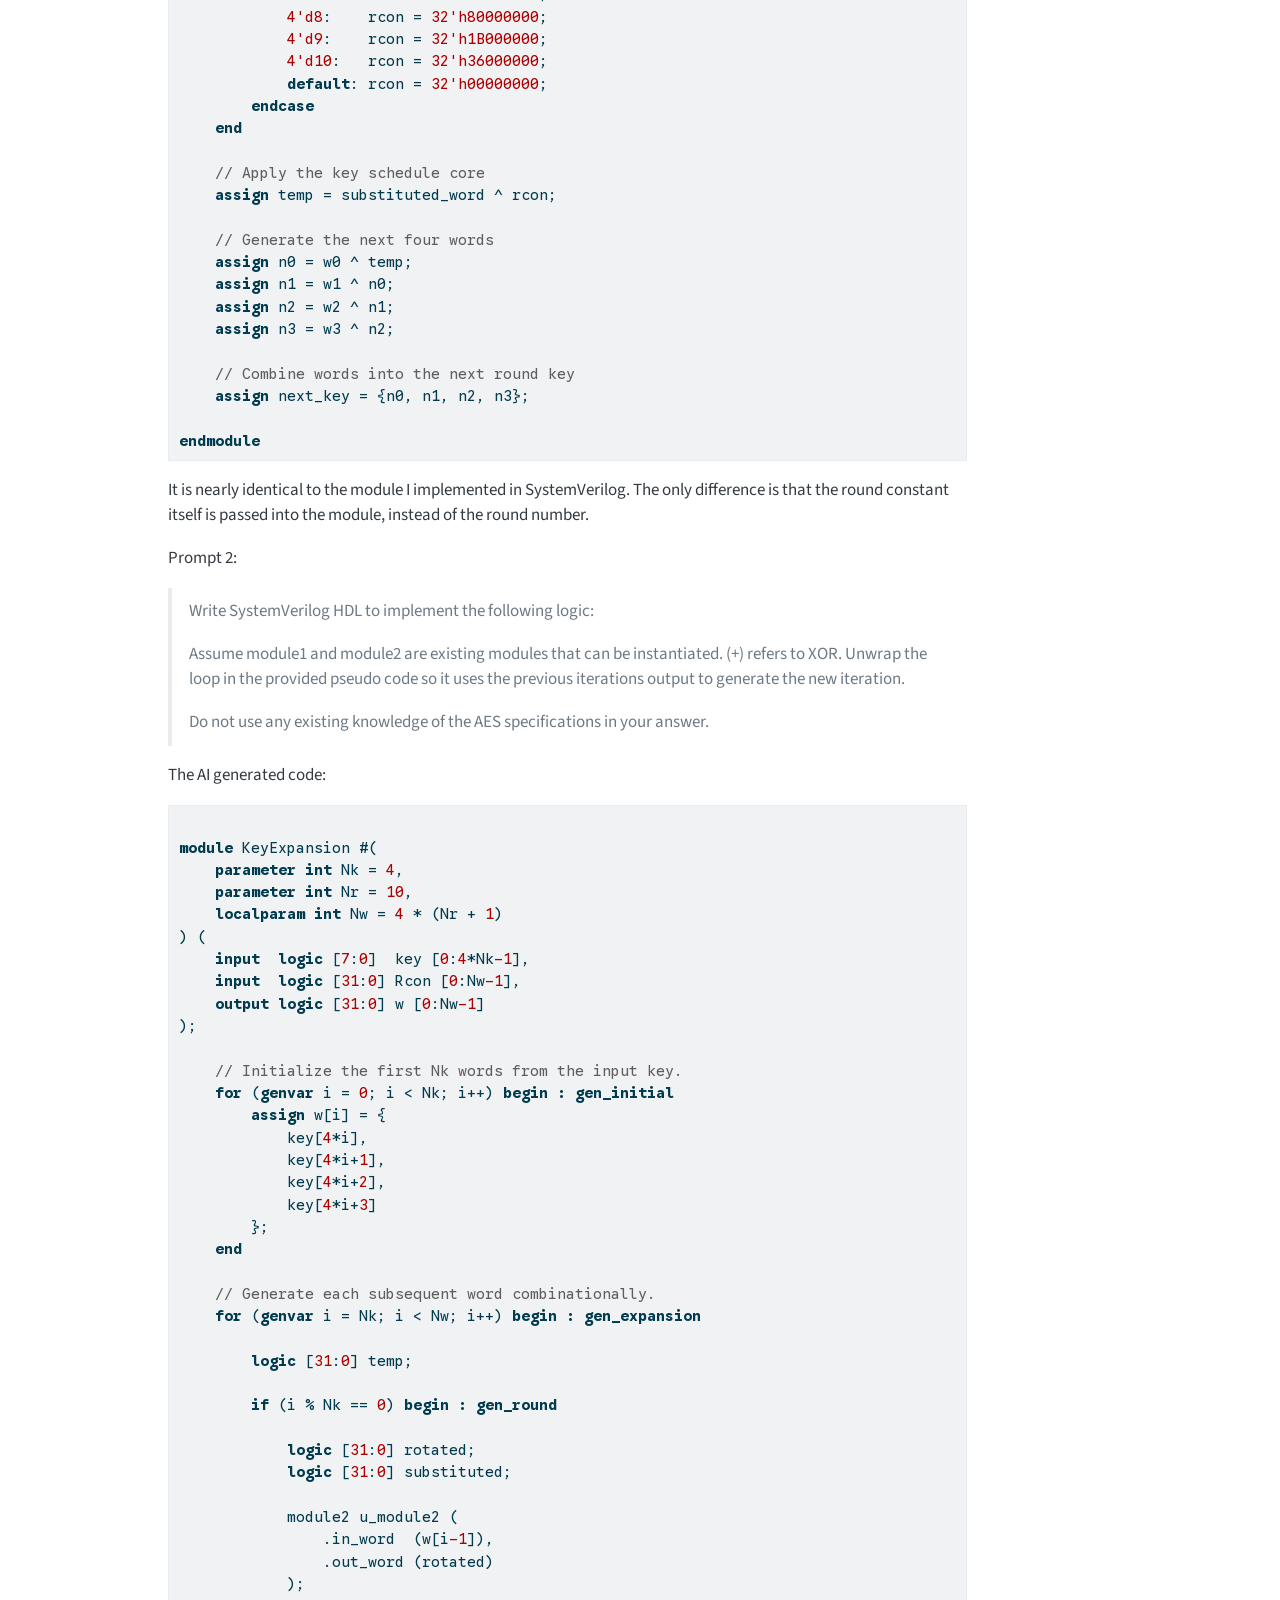
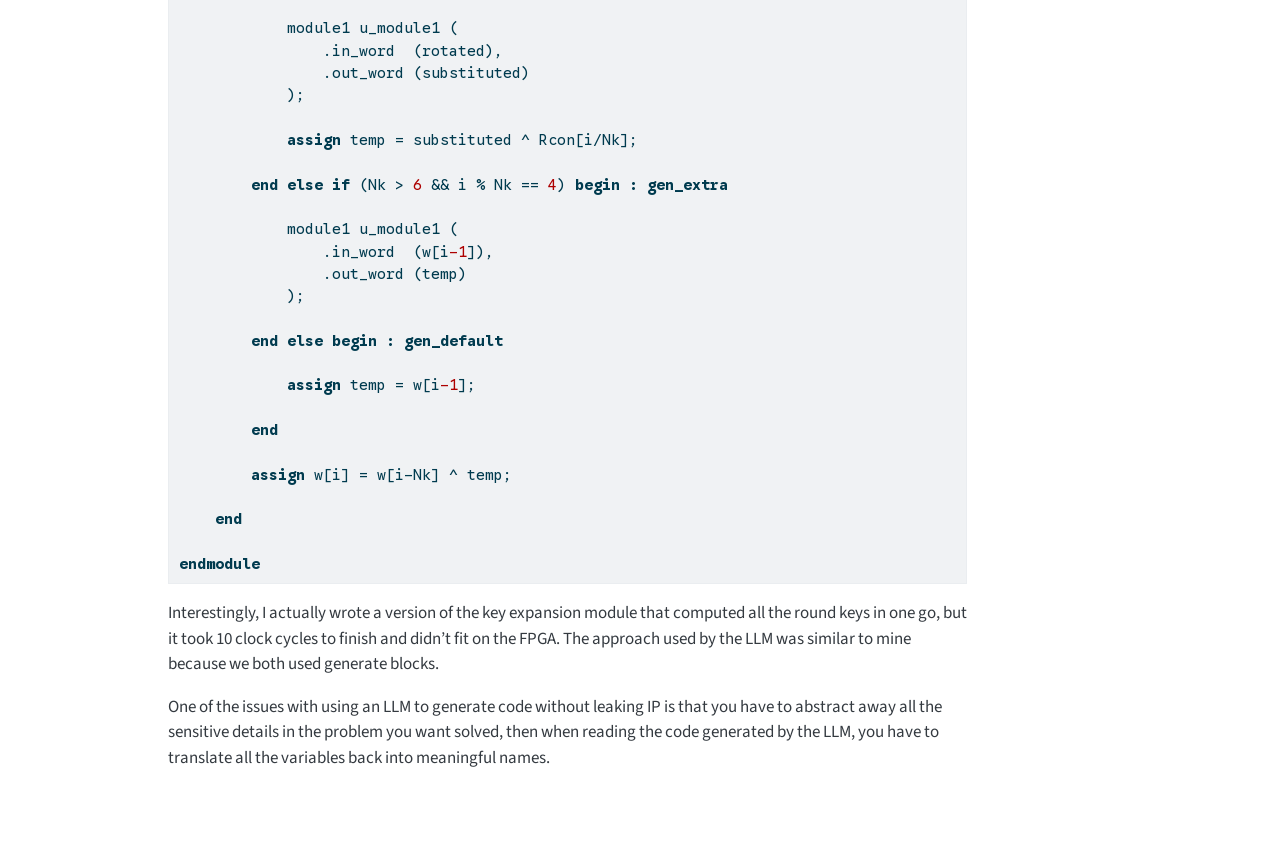
<file: labs/lab-7/index.html>
<!DOCTYPE html>
<html xmlns="http://www.w3.org/1999/xhtml" lang="en" xml:lang="en"><head>

<meta charset="utf-8">
<meta name="generator" content="quarto-1.10.19">

<meta name="viewport" content="width=device-width, initial-scale=1.0, user-scalable=yes">

<meta name="author" content="Connor Jones">
<meta name="dcterms.date" content="2026-10-25">
<meta name="description" content="The worst lab">

<title>Lab 7: The Advanced Encryption Standard – E155 Portfolio</title>
<style>
/* Default styles provided by pandoc.
** See https://pandoc.org/MANUAL.html#variables-for-html for config info.
*/
span.smallcaps{font-variant: small-caps;}
div.columns{display: flex; gap: 1.5em;}
div.column{flex: auto;}
@media screen {
div.columns{gap: min(4vw, 1.5em);}
div.column{overflow-x: auto;}
}
div.hanging-indent{margin-left: 1.5em; text-indent: -1.5em;}
ul.task-list{list-style: none;}
ul.task-list li input[type="checkbox"] {
  width: 0.8em;
  margin: 0 0.8em 0.2em -1em; /* quarto-specific, see https://github.com/quarto-dev/quarto-cli/issues/4556 */ 
  vertical-align: middle;
}
/* CSS for syntax highlighting */
html { -webkit-text-size-adjust: 100%; }
pre > code.sourceCode { white-space: pre; position: relative; }
pre > code.sourceCode > span { display: inline-block; line-height: 1.25; }
pre > code.sourceCode > span:empty { height: 1.2em; }
.sourceCode { overflow: visible; }
code.sourceCode > span { color: inherit; text-decoration: inherit; }
div.sourceCode { margin: 1em 0; }
pre.sourceCode { margin: 0; }
@media screen {
div.sourceCode { overflow: auto; }
}
@media print {
pre > code.sourceCode { white-space: pre-wrap; }
pre > code.sourceCode > span { text-indent: -5em; padding-left: 5em; }
}
pre.numberSource code
  { counter-reset: source-line 0; }
pre.numberSource code > span
  { position: relative; left: -4em; counter-increment: source-line; }
pre.numberSource code > span > a:first-child::before
  { content: counter(source-line);
    position: relative; left: -1em; text-align: right; vertical-align: baseline;
    border: none; display: inline-block;
    -webkit-touch-callout: none; -webkit-user-select: none;
    -khtml-user-select: none; -moz-user-select: none;
    -ms-user-select: none; user-select: none;
    padding: 0 4px; width: 4em;
  }
pre.numberSource { margin-left: 3em;  padding-left: 4px; }
div.sourceCode
  {   }
@media screen {
pre > code.sourceCode > span > a:first-child::before { text-decoration: underline; }
}
</style>


<script src="../../site_libs/quarto-nav/quarto-nav.js"></script>
<script src="../../site_libs/quarto-nav/headroom.min.js"></script>
<script src="../../site_libs/clipboard/clipboard.min.js"></script>
<script src="../../site_libs/quarto-search/autocomplete.umd.js"></script>
<script src="../../site_libs/quarto-search/fuse.min.js"></script>
<script src="../../site_libs/quarto-search/quarto-search.js"></script>
<meta name="quarto:offset" content="../../">
<script src="../../site_libs/quarto-html/quarto.js" type="module"></script>
<script src="../../site_libs/quarto-html/tabsets/tabsets.js" type="module"></script>
<script src="../../site_libs/quarto-html/popper.min.js"></script>
<script src="../../site_libs/quarto-html/tippy.umd.min.js"></script>
<script src="../../site_libs/quarto-html/anchor.min.js"></script>
<link href="../../site_libs/quarto-html/tippy.css" rel="stylesheet">
<link href="../../site_libs/quarto-html/quarto-syntax-highlighting-9586da2ebfcc746460b8dc338fe0087b.css" rel="stylesheet" id="quarto-text-highlighting-styles">
<script src="../../site_libs/bootstrap/bootstrap.min.js"></script>
<link href="../../site_libs/bootstrap/bootstrap-icons.css" rel="stylesheet">
<link href="../../site_libs/bootstrap/bootstrap-87bffa701a79ed8ec71ae3e9b147f3fa.min.css" rel="stylesheet" append-hash="true" id="quarto-bootstrap" data-mode="light">
<script id="quarto-search-options" type="application/json">{
  "location": "navbar",
  "copy-button": false,
  "collapse-after": 3,
  "panel-placement": "end",
  "type": "overlay",
  "limit": 50,
  "keyboard-shortcut": [
    "f",
    "/",
    "s"
  ],
  "show-item-context": false,
  "language": {
    "search-no-results-text": "No results",
    "search-matching-documents-text": "matching documents",
    "search-copy-link-title": "Copy link to search",
    "search-hide-matches-text": "Hide additional matches",
    "search-more-match-text": "more match in this document",
    "search-more-matches-text": "more matches in this document",
    "search-clear-button-title": "Clear",
    "search-text-placeholder": "",
    "search-detached-cancel-button-title": "Cancel",
    "search-submit-button-title": "Submit",
    "search-label": "Search"
  }
}</script>


</head>

<body class="nav-fixed quarto-light">

<div id="quarto-search-results"></div>
  <header id="quarto-header" class="headroom fixed-top">
    <nav class="navbar navbar-expand-lg " data-bs-theme="dark">
      <div class="navbar-container container-fluid">
      <div class="navbar-brand-container mx-auto">
    <a class="navbar-brand" href="../../index.html">
    <span class="navbar-title">E155 Portfolio</span>
    </a>
  </div>
            <div id="quarto-search" class="" title="Search"></div>
          <button class="navbar-toggler" type="button" data-bs-toggle="collapse" data-bs-target="#navbarCollapse" aria-controls="navbarCollapse" role="menu" aria-expanded="false" aria-label="Toggle navigation" onclick="if (window.quartoToggleHeadroom) { window.quartoToggleHeadroom(); }">
  <span class="navbar-toggler-icon"></span>
</button>
          <div class="collapse navbar-collapse" id="navbarCollapse">
            <ul class="navbar-nav navbar-nav-scroll me-auto">
  <li class="nav-item">
    <a class="nav-link" href="../../index.html"> 
<span class="menu-text">Home</span></a>
  </li>  
  <li class="nav-item dropdown ">
    <a class="nav-link dropdown-toggle" href="#" id="nav-menu-labs" role="link" data-bs-toggle="dropdown" aria-expanded="false">
 <span class="menu-text">Labs</span>
    </a>
    <ul class="dropdown-menu" aria-labelledby="nav-menu-labs">    
        <li>
    <a class="dropdown-item" href="../../labs/index.html">
 <span class="dropdown-text">Overview</span></a>
  </li>  
        <li>
    <a class="dropdown-item" href="../../labs/lab-1/index.html">
 <span class="dropdown-text">Lab 1</span></a>
  </li>  
        <li>
    <a class="dropdown-item" href="../../labs/lab-2/index.html">
 <span class="dropdown-text">Lab 2</span></a>
  </li>  
        <li>
    <a class="dropdown-item" href="../../labs/lab-3/index.html">
 <span class="dropdown-text">Lab 3</span></a>
  </li>  
        <li>
    <a class="dropdown-item" href="../../labs/lab-4/index.html">
 <span class="dropdown-text">Lab 4</span></a>
  </li>  
        <li>
    <a class="dropdown-item" href="../../labs/lab-5/index.html">
 <span class="dropdown-text">Lab 5</span></a>
  </li>  
        <li>
    <a class="dropdown-item" href="../../labs/lab-6/index.html">
 <span class="dropdown-text">Lab 6</span></a>
  </li>  
        <li>
    <a class="dropdown-item" href="../../labs/lab-7/index.html">
 <span class="dropdown-text">Lab 7</span></a>
  </li>  
    </ul>
  </li>
  <li class="nav-item">
    <a class="nav-link" href="../../blog.html"> 
<span class="menu-text">Blog</span></a>
  </li>  
</ul>
          </div> <!-- /navcollapse -->
            <div class="quarto-navbar-tools">
</div>
      </div> <!-- /container-fluid -->
    </nav>
</header>
<!-- content -->
<div id="quarto-content" class="quarto-container page-columns page-rows-contents page-layout-article page-navbar">
<!-- sidebar -->
<!-- margin-sidebar -->
    <div id="quarto-margin-sidebar" class="sidebar margin-sidebar">
        <nav id="TOC" role="doc-toc" class="toc-active">
    <h2 id="toc-title">On this page</h2>
   
  <ul>
  <li><a href="#introduction" id="toc-introduction" class="nav-link active" data-scroll-target="#introduction">Introduction</a></li>
  <li><a href="#simulation-testbenches" id="toc-simulation-testbenches" class="nav-link" data-scroll-target="#simulation-testbenches">Simulation Testbenches</a>
  <ul>
  <li><a href="#aes-core" id="toc-aes-core" class="nav-link" data-scroll-target="#aes-core">AES Core</a></li>
  <li><a href="#aes-spi" id="toc-aes-spi" class="nav-link" data-scroll-target="#aes-spi">AES SPI</a></li>
  </ul></li>
  <li><a href="#block-diagram" id="toc-block-diagram" class="nav-link" data-scroll-target="#block-diagram">Block Diagram</a></li>
  <li><a href="#results-and-conclusion" id="toc-results-and-conclusion" class="nav-link" data-scroll-target="#results-and-conclusion">Results and Conclusion</a></li>
  <li><a href="#ai-prototype" id="toc-ai-prototype" class="nav-link" data-scroll-target="#ai-prototype">AI Prototype</a></li>
  </ul>
</nav>
    </div>
<!-- main -->
<main class="content" id="quarto-document-content">

<header id="title-block-header" class="quarto-title-block default">
<div class="quarto-title">
<h1 class="title">Lab 7: The Advanced Encryption Standard</h1>
</div>

<div>
  <div class="description">
    The worst lab
  </div>
</div>


<div class="quarto-title-meta">

    <div>
    <div class="quarto-title-meta-heading">Author</div>
    <div class="quarto-title-meta-contents">
             <p>Connor Jones </p>
          </div>
  </div>
    
    <div>
    <div class="quarto-title-meta-heading">Published</div>
    <div class="quarto-title-meta-contents">
      <p class="date">October 25, 2026</p>
    </div>
  </div>
  
    
  </div>
  


</header>


<section id="introduction" class="level2">
<h2 class="anchored" data-anchor-id="introduction">Introduction</h2>
<p>In this lab, I implemented a module on the FPGA to perform 128-bit AES encryption on a block of data and return the corresponding ciphertext. The FPGA is connected to the MCU through a SPI interface. The MCU sends a test vector containing a key and plaintext, and verifies that the ciphertext returned from the FPGA is correct.</p>
<p>The code used for this lab can be found at <a href="https://github.com/conjoneshmc/e155-labs">this repository</a>, under the <code>lab-7-fpga</code> folder. The provided MCU starter code was used as-is.</p>
</section>
<section id="simulation-testbenches" class="level2">
<h2 class="anchored" data-anchor-id="simulation-testbenches">Simulation Testbenches</h2>
<p>The design passed both <code>aes-core-tb</code> (without the SPI link) and <code>aes-spi-tb</code> (with the SPI link).</p>
<section id="aes-core" class="level3">
<h3 class="anchored" data-anchor-id="aes-core">AES Core</h3>
<p><img src="media/tb-aes-core-final.png" class="img-fluid"></p>
<p><img src="media/tb-aes-core-pass.png" class="img-fluid"></p>
<p>As shown by the waveforms above, the ciphertext matches the expected ciphertext after the encryption has completed. I also included additional waveforms showing that the ciphertext state matches the expected state after rounds 5 and 8:</p>
<div class="quarto-figure quarto-figure-center">
<figure class="figure">
<p><img src="media/tb-aes-core-r5.png" class="img-fluid figure-img"></p>
<figcaption>The state of the AES module after round 5.</figcaption>
</figure>
</div>
<div class="quarto-figure quarto-figure-center">
<figure class="figure">
<p><img src="media/tb-aes-core-r8.png" class="img-fluid figure-img"></p>
<figcaption>The state of the AES module after round 8.</figcaption>
</figure>
</div>
</section>
<section id="aes-spi" class="level3">
<h3 class="anchored" data-anchor-id="aes-spi">AES SPI</h3>
<p><img src="media/tb-aes-spi-final.png" class="img-fluid"></p>
<p><img src="media/tb-aes-spi-pass.png" class="img-fluid"></p>
<p>The module also passes the testbench when SPI functionality is added, showing that data can be shifted into and out of the FPGA properly.</p>
<p>The following report shows that the design synthesizes and fits onto the FPGA:</p>
<p><img src="media/synthesis-report.png" class="img-fluid"></p>
</section>
</section>
<section id="block-diagram" class="level2">
<h2 class="anchored" data-anchor-id="block-diagram">Block Diagram</h2>
<p>The <code>aes-core</code> module uses a controller/datapath design pattern to split up the logic for computing the encryption. The controller keeps track of which round of encryption is being performed and instructs the datapath when to update its state. The datapath implements all the modules that actually perform the cipher in hardware.</p>
<p>The <code>aes-controller</code> module outputs the following control signals:</p>
<ul>
<li><p><code>state_update</code>: Instructs the datapath to update its state (for the ciphertext and round key) on the next clock cycle. This is required because any operations that perform an sbox lookup have to access a synchronous RAM block, which adds a cycle of latency to each round.</p></li>
<li><p><code>state_select</code>: Tells the datapath where to load its next state from. Before the encryption is performed, we need to instruct the datapath to load its initial state from the provided plaintext and key. For every other round, the datapath loads its state from the output of the previous round.</p>
<ul>
<li>If <code>0</code>, the ciphertext and round key load their next states from the outputs of the previous round</li>
<li>If <code>1</code>, the ciphertext loads its next state from the plaintext input and the round key loads its next state from the key input</li>
</ul></li>
<li><p><code>round_const</code>: The <code>key_expansion</code> process of the cipher uses some constant that changes every round to update the next round key value. Since only the controller has access to the round number that the cipher is on, it has to tell the datapath which constant to use when performing key expansion.</p></li>
<li><p><code>only_add_round_key</code>: As the name suggests, if this signal is true, it instructs the datapath to skip all other steps in the round except for adding the round key. This operation is performed before round 1 of the cipher begins.</p></li>
<li><p><code>skip_mix_columns</code>: As the name suggests, if this signal is true, it instructs the datapath to skip the <code>mix_columns</code> procedure, which only happens during round 10.</p></li>
</ul>
<p><img src="media/bd-top.png" class="img-fluid"></p>
<p><img src="media/fsm-controller.png" class="img-fluid"></p>
<p><img src="media/bd-datapath.png" class="img-fluid"></p>
<p><img src="media/bd-substeps.png" class="img-fluid"></p>
</section>
<section id="results-and-conclusion" class="level2">
<h2 class="anchored" data-anchor-id="results-and-conclusion">Results and Conclusion</h2>
<p>The design works in both hardware and software, correctly computing the ciphertext and sending it over to the MCU.</p>
<p>I spent a total of <strong>20 hours</strong> on this lab.</p>
</section>
<section id="ai-prototype" class="level2">
<h2 class="anchored" data-anchor-id="ai-prototype">AI Prototype</h2>
<p>Prompt 1:</p>
<blockquote class="blockquote">
<p>Write SystemVerilog HDL to implement the KeyExpansion logic described in the FIPS-197 uploaded document. The module should be purely combinational, using the previous key and current round number to calculate the next key. Assume other required modules (SubWord and RotWord) are already implemented.</p>
</blockquote>
<p>The AI generated code:</p>
<div class="code-copy-outer-scaffold"><div class="sourceCode" id="cb1"><pre class="sourceCode sv code-with-copy"><code class="sourceCode systemverilog"><span id="cb1-1"><a href="#cb1-1" aria-hidden="true" tabindex="-1"></a><span class="kw">module</span> KeyExpansion (</span>
<span id="cb1-2"><a href="#cb1-2" aria-hidden="true" tabindex="-1"></a>    <span class="kw">input</span>  <span class="kw">logic</span> [<span class="dv">127</span>:<span class="dv">0</span>] prev_key,</span>
<span id="cb1-3"><a href="#cb1-3" aria-hidden="true" tabindex="-1"></a>    <span class="kw">input</span>  <span class="kw">logic</span> [<span class="dv">3</span>:<span class="dv">0</span>]   round,</span>
<span id="cb1-4"><a href="#cb1-4" aria-hidden="true" tabindex="-1"></a>    <span class="kw">output</span> <span class="kw">logic</span> [<span class="dv">127</span>:<span class="dv">0</span>] next_key</span>
<span id="cb1-5"><a href="#cb1-5" aria-hidden="true" tabindex="-1"></a>);</span>
<span id="cb1-6"><a href="#cb1-6" aria-hidden="true" tabindex="-1"></a></span>
<span id="cb1-7"><a href="#cb1-7" aria-hidden="true" tabindex="-1"></a>    <span class="co">// Previous round key words</span></span>
<span id="cb1-8"><a href="#cb1-8" aria-hidden="true" tabindex="-1"></a>    <span class="kw">logic</span> [<span class="dv">31</span>:<span class="dv">0</span>] w0, w1, w2, w3;</span>
<span id="cb1-9"><a href="#cb1-9" aria-hidden="true" tabindex="-1"></a></span>
<span id="cb1-10"><a href="#cb1-10" aria-hidden="true" tabindex="-1"></a>    <span class="co">// Next round key words</span></span>
<span id="cb1-11"><a href="#cb1-11" aria-hidden="true" tabindex="-1"></a>    <span class="kw">logic</span> [<span class="dv">31</span>:<span class="dv">0</span>] n0, n1, n2, n3;</span>
<span id="cb1-12"><a href="#cb1-12" aria-hidden="true" tabindex="-1"></a></span>
<span id="cb1-13"><a href="#cb1-13" aria-hidden="true" tabindex="-1"></a>    <span class="co">// Intermediate transformations</span></span>
<span id="cb1-14"><a href="#cb1-14" aria-hidden="true" tabindex="-1"></a>    <span class="kw">logic</span> [<span class="dv">31</span>:<span class="dv">0</span>] rotated_word;</span>
<span id="cb1-15"><a href="#cb1-15" aria-hidden="true" tabindex="-1"></a>    <span class="kw">logic</span> [<span class="dv">31</span>:<span class="dv">0</span>] substituted_word;</span>
<span id="cb1-16"><a href="#cb1-16" aria-hidden="true" tabindex="-1"></a>    <span class="kw">logic</span> [<span class="dv">31</span>:<span class="dv">0</span>] rcon;</span>
<span id="cb1-17"><a href="#cb1-17" aria-hidden="true" tabindex="-1"></a>    <span class="kw">logic</span> [<span class="dv">31</span>:<span class="dv">0</span>] temp;</span>
<span id="cb1-18"><a href="#cb1-18" aria-hidden="true" tabindex="-1"></a></span>
<span id="cb1-19"><a href="#cb1-19" aria-hidden="true" tabindex="-1"></a>    <span class="co">// Split previous key into four 32-bit words</span></span>
<span id="cb1-20"><a href="#cb1-20" aria-hidden="true" tabindex="-1"></a>    <span class="kw">assign</span> {w0, w1, w2, w3} = prev_key;</span>
<span id="cb1-21"><a href="#cb1-21" aria-hidden="true" tabindex="-1"></a></span>
<span id="cb1-22"><a href="#cb1-22" aria-hidden="true" tabindex="-1"></a>    <span class="co">// Rotate the final word</span></span>
<span id="cb1-23"><a href="#cb1-23" aria-hidden="true" tabindex="-1"></a>    RotWord rot_word_inst (</span>
<span id="cb1-24"><a href="#cb1-24" aria-hidden="true" tabindex="-1"></a>        .in_word  (w3),</span>
<span id="cb1-25"><a href="#cb1-25" aria-hidden="true" tabindex="-1"></a>        .out_word (rotated_word)</span>
<span id="cb1-26"><a href="#cb1-26" aria-hidden="true" tabindex="-1"></a>    );</span>
<span id="cb1-27"><a href="#cb1-27" aria-hidden="true" tabindex="-1"></a></span>
<span id="cb1-28"><a href="#cb1-28" aria-hidden="true" tabindex="-1"></a>    <span class="co">// Apply the AES S-box to each byte</span></span>
<span id="cb1-29"><a href="#cb1-29" aria-hidden="true" tabindex="-1"></a>    SubWord sub_word_inst (</span>
<span id="cb1-30"><a href="#cb1-30" aria-hidden="true" tabindex="-1"></a>        .in_word  (rotated_word),</span>
<span id="cb1-31"><a href="#cb1-31" aria-hidden="true" tabindex="-1"></a>        .out_word (substituted_word)</span>
<span id="cb1-32"><a href="#cb1-32" aria-hidden="true" tabindex="-1"></a>    );</span>
<span id="cb1-33"><a href="#cb1-33" aria-hidden="true" tabindex="-1"></a></span>
<span id="cb1-34"><a href="#cb1-34" aria-hidden="true" tabindex="-1"></a>    <span class="co">// Round constants from FIPS-197, Table 5</span></span>
<span id="cb1-35"><a href="#cb1-35" aria-hidden="true" tabindex="-1"></a>    <span class="kw">always_comb</span> <span class="kw">begin</span></span>
<span id="cb1-36"><a href="#cb1-36" aria-hidden="true" tabindex="-1"></a>        <span class="kw">case</span> (round)</span>
<span id="cb1-37"><a href="#cb1-37" aria-hidden="true" tabindex="-1"></a>            <span class="bn">4'd1</span>:    rcon = <span class="bn">32'h01000000</span>;</span>
<span id="cb1-38"><a href="#cb1-38" aria-hidden="true" tabindex="-1"></a>            <span class="bn">4'd2</span>:    rcon = <span class="bn">32'h02000000</span>;</span>
<span id="cb1-39"><a href="#cb1-39" aria-hidden="true" tabindex="-1"></a>            <span class="bn">4'd3</span>:    rcon = <span class="bn">32'h04000000</span>;</span>
<span id="cb1-40"><a href="#cb1-40" aria-hidden="true" tabindex="-1"></a>            <span class="bn">4'd4</span>:    rcon = <span class="bn">32'h08000000</span>;</span>
<span id="cb1-41"><a href="#cb1-41" aria-hidden="true" tabindex="-1"></a>            <span class="bn">4'd5</span>:    rcon = <span class="bn">32'h10000000</span>;</span>
<span id="cb1-42"><a href="#cb1-42" aria-hidden="true" tabindex="-1"></a>            <span class="bn">4'd6</span>:    rcon = <span class="bn">32'h20000000</span>;</span>
<span id="cb1-43"><a href="#cb1-43" aria-hidden="true" tabindex="-1"></a>            <span class="bn">4'd7</span>:    rcon = <span class="bn">32'h40000000</span>;</span>
<span id="cb1-44"><a href="#cb1-44" aria-hidden="true" tabindex="-1"></a>            <span class="bn">4'd8</span>:    rcon = <span class="bn">32'h80000000</span>;</span>
<span id="cb1-45"><a href="#cb1-45" aria-hidden="true" tabindex="-1"></a>            <span class="bn">4'd9</span>:    rcon = <span class="bn">32'h1B000000</span>;</span>
<span id="cb1-46"><a href="#cb1-46" aria-hidden="true" tabindex="-1"></a>            <span class="bn">4'd10</span>:   rcon = <span class="bn">32'h36000000</span>;</span>
<span id="cb1-47"><a href="#cb1-47" aria-hidden="true" tabindex="-1"></a>            <span class="kw">default</span>: rcon = <span class="bn">32'h00000000</span>;</span>
<span id="cb1-48"><a href="#cb1-48" aria-hidden="true" tabindex="-1"></a>        <span class="kw">endcase</span></span>
<span id="cb1-49"><a href="#cb1-49" aria-hidden="true" tabindex="-1"></a>    <span class="kw">end</span></span>
<span id="cb1-50"><a href="#cb1-50" aria-hidden="true" tabindex="-1"></a></span>
<span id="cb1-51"><a href="#cb1-51" aria-hidden="true" tabindex="-1"></a>    <span class="co">// Apply the key schedule core</span></span>
<span id="cb1-52"><a href="#cb1-52" aria-hidden="true" tabindex="-1"></a>    <span class="kw">assign</span> temp = substituted_word ^ rcon;</span>
<span id="cb1-53"><a href="#cb1-53" aria-hidden="true" tabindex="-1"></a></span>
<span id="cb1-54"><a href="#cb1-54" aria-hidden="true" tabindex="-1"></a>    <span class="co">// Generate the next four words</span></span>
<span id="cb1-55"><a href="#cb1-55" aria-hidden="true" tabindex="-1"></a>    <span class="kw">assign</span> n0 = w0 ^ temp;</span>
<span id="cb1-56"><a href="#cb1-56" aria-hidden="true" tabindex="-1"></a>    <span class="kw">assign</span> n1 = w1 ^ n0;</span>
<span id="cb1-57"><a href="#cb1-57" aria-hidden="true" tabindex="-1"></a>    <span class="kw">assign</span> n2 = w2 ^ n1;</span>
<span id="cb1-58"><a href="#cb1-58" aria-hidden="true" tabindex="-1"></a>    <span class="kw">assign</span> n3 = w3 ^ n2;</span>
<span id="cb1-59"><a href="#cb1-59" aria-hidden="true" tabindex="-1"></a></span>
<span id="cb1-60"><a href="#cb1-60" aria-hidden="true" tabindex="-1"></a>    <span class="co">// Combine words into the next round key</span></span>
<span id="cb1-61"><a href="#cb1-61" aria-hidden="true" tabindex="-1"></a>    <span class="kw">assign</span> next_key = {n0, n1, n2, n3};</span>
<span id="cb1-62"><a href="#cb1-62" aria-hidden="true" tabindex="-1"></a></span>
<span id="cb1-63"><a href="#cb1-63" aria-hidden="true" tabindex="-1"></a><span class="kw">endmodule</span></span></code></pre></div><button title="Copy to Clipboard" class="code-copy-button"><i class="bi"></i></button></div>
<p>It is nearly identical to the module I implemented in SystemVerilog. The only difference is that the round constant itself is passed into the module, instead of the round number.</p>
<p>Prompt 2:</p>
<blockquote class="blockquote">
<p>Write SystemVerilog HDL to implement the following logic:</p>
<p>Assume module1 and module2 are existing modules that can be instantiated. (+) refers to XOR. Unwrap the loop in the provided pseudo code so it uses the previous iterations output to generate the new iteration.</p>
<p>Do not use any existing knowledge of the AES specifications in your answer.</p>
</blockquote>
<p>The AI generated code:</p>
<div class="code-copy-outer-scaffold"><div class="sourceCode" id="cb2"><pre class="sourceCode sv code-with-copy"><code class="sourceCode systemverilog"><span id="cb2-1"><a href="#cb2-1" aria-hidden="true" tabindex="-1"></a></span>
<span id="cb2-2"><a href="#cb2-2" aria-hidden="true" tabindex="-1"></a><span class="kw">module</span> KeyExpansion #(</span>
<span id="cb2-3"><a href="#cb2-3" aria-hidden="true" tabindex="-1"></a>    <span class="kw">parameter</span> <span class="kw">int</span> Nk = <span class="dv">4</span>,</span>
<span id="cb2-4"><a href="#cb2-4" aria-hidden="true" tabindex="-1"></a>    <span class="kw">parameter</span> <span class="kw">int</span> Nr = <span class="dv">10</span>,</span>
<span id="cb2-5"><a href="#cb2-5" aria-hidden="true" tabindex="-1"></a>    <span class="kw">localparam</span> <span class="kw">int</span> Nw = <span class="dv">4</span> * (Nr + <span class="dv">1</span>)</span>
<span id="cb2-6"><a href="#cb2-6" aria-hidden="true" tabindex="-1"></a>) (</span>
<span id="cb2-7"><a href="#cb2-7" aria-hidden="true" tabindex="-1"></a>    <span class="kw">input</span>  <span class="kw">logic</span> [<span class="dv">7</span>:<span class="dv">0</span>]  key [<span class="dv">0</span>:<span class="dv">4</span>*Nk<span class="dv">-1</span>],</span>
<span id="cb2-8"><a href="#cb2-8" aria-hidden="true" tabindex="-1"></a>    <span class="kw">input</span>  <span class="kw">logic</span> [<span class="dv">31</span>:<span class="dv">0</span>] Rcon [<span class="dv">0</span>:Nw<span class="dv">-1</span>],</span>
<span id="cb2-9"><a href="#cb2-9" aria-hidden="true" tabindex="-1"></a>    <span class="kw">output</span> <span class="kw">logic</span> [<span class="dv">31</span>:<span class="dv">0</span>] w [<span class="dv">0</span>:Nw<span class="dv">-1</span>]</span>
<span id="cb2-10"><a href="#cb2-10" aria-hidden="true" tabindex="-1"></a>);</span>
<span id="cb2-11"><a href="#cb2-11" aria-hidden="true" tabindex="-1"></a></span>
<span id="cb2-12"><a href="#cb2-12" aria-hidden="true" tabindex="-1"></a>    <span class="co">// Initialize the first Nk words from the input key.</span></span>
<span id="cb2-13"><a href="#cb2-13" aria-hidden="true" tabindex="-1"></a>    <span class="kw">for</span> (<span class="kw">genvar</span> i = <span class="dv">0</span>; i &lt; Nk; i++) <span class="kw">begin :</span><span class="dt"> </span><span class="kw">gen_initial</span></span>
<span id="cb2-14"><a href="#cb2-14" aria-hidden="true" tabindex="-1"></a>        <span class="kw">assign</span> w[i] = {</span>
<span id="cb2-15"><a href="#cb2-15" aria-hidden="true" tabindex="-1"></a>            key[<span class="dv">4</span>*i],</span>
<span id="cb2-16"><a href="#cb2-16" aria-hidden="true" tabindex="-1"></a>            key[<span class="dv">4</span>*i+<span class="dv">1</span>],</span>
<span id="cb2-17"><a href="#cb2-17" aria-hidden="true" tabindex="-1"></a>            key[<span class="dv">4</span>*i+<span class="dv">2</span>],</span>
<span id="cb2-18"><a href="#cb2-18" aria-hidden="true" tabindex="-1"></a>            key[<span class="dv">4</span>*i+<span class="dv">3</span>]</span>
<span id="cb2-19"><a href="#cb2-19" aria-hidden="true" tabindex="-1"></a>        };</span>
<span id="cb2-20"><a href="#cb2-20" aria-hidden="true" tabindex="-1"></a>    <span class="kw">end</span></span>
<span id="cb2-21"><a href="#cb2-21" aria-hidden="true" tabindex="-1"></a></span>
<span id="cb2-22"><a href="#cb2-22" aria-hidden="true" tabindex="-1"></a>    <span class="co">// Generate each subsequent word combinationally.</span></span>
<span id="cb2-23"><a href="#cb2-23" aria-hidden="true" tabindex="-1"></a>    <span class="kw">for</span> (<span class="kw">genvar</span> i = Nk; i &lt; Nw; i++) <span class="kw">begin :</span><span class="dt"> </span><span class="kw">gen_expansion</span></span>
<span id="cb2-24"><a href="#cb2-24" aria-hidden="true" tabindex="-1"></a></span>
<span id="cb2-25"><a href="#cb2-25" aria-hidden="true" tabindex="-1"></a>        <span class="kw">logic</span> [<span class="dv">31</span>:<span class="dv">0</span>] temp;</span>
<span id="cb2-26"><a href="#cb2-26" aria-hidden="true" tabindex="-1"></a></span>
<span id="cb2-27"><a href="#cb2-27" aria-hidden="true" tabindex="-1"></a>        <span class="kw">if</span> (i % Nk == <span class="dv">0</span>) <span class="kw">begin :</span><span class="dt"> </span><span class="kw">gen_round</span></span>
<span id="cb2-28"><a href="#cb2-28" aria-hidden="true" tabindex="-1"></a></span>
<span id="cb2-29"><a href="#cb2-29" aria-hidden="true" tabindex="-1"></a>            <span class="kw">logic</span> [<span class="dv">31</span>:<span class="dv">0</span>] rotated;</span>
<span id="cb2-30"><a href="#cb2-30" aria-hidden="true" tabindex="-1"></a>            <span class="kw">logic</span> [<span class="dv">31</span>:<span class="dv">0</span>] substituted;</span>
<span id="cb2-31"><a href="#cb2-31" aria-hidden="true" tabindex="-1"></a></span>
<span id="cb2-32"><a href="#cb2-32" aria-hidden="true" tabindex="-1"></a>            module2 u_module2 (</span>
<span id="cb2-33"><a href="#cb2-33" aria-hidden="true" tabindex="-1"></a>                .in_word  (w[i<span class="dv">-1</span>]),</span>
<span id="cb2-34"><a href="#cb2-34" aria-hidden="true" tabindex="-1"></a>                .out_word (rotated)</span>
<span id="cb2-35"><a href="#cb2-35" aria-hidden="true" tabindex="-1"></a>            );</span>
<span id="cb2-36"><a href="#cb2-36" aria-hidden="true" tabindex="-1"></a></span>
<span id="cb2-37"><a href="#cb2-37" aria-hidden="true" tabindex="-1"></a>            module1 u_module1 (</span>
<span id="cb2-38"><a href="#cb2-38" aria-hidden="true" tabindex="-1"></a>                .in_word  (rotated),</span>
<span id="cb2-39"><a href="#cb2-39" aria-hidden="true" tabindex="-1"></a>                .out_word (substituted)</span>
<span id="cb2-40"><a href="#cb2-40" aria-hidden="true" tabindex="-1"></a>            );</span>
<span id="cb2-41"><a href="#cb2-41" aria-hidden="true" tabindex="-1"></a></span>
<span id="cb2-42"><a href="#cb2-42" aria-hidden="true" tabindex="-1"></a>            <span class="kw">assign</span> temp = substituted ^ Rcon[i/Nk];</span>
<span id="cb2-43"><a href="#cb2-43" aria-hidden="true" tabindex="-1"></a></span>
<span id="cb2-44"><a href="#cb2-44" aria-hidden="true" tabindex="-1"></a>        <span class="kw">end</span> <span class="kw">else</span> <span class="kw">if</span> (Nk &gt; <span class="dv">6</span> &amp;&amp; i % Nk == <span class="dv">4</span>) <span class="kw">begin :</span><span class="dt"> </span><span class="kw">gen_extra</span></span>
<span id="cb2-45"><a href="#cb2-45" aria-hidden="true" tabindex="-1"></a></span>
<span id="cb2-46"><a href="#cb2-46" aria-hidden="true" tabindex="-1"></a>            module1 u_module1 (</span>
<span id="cb2-47"><a href="#cb2-47" aria-hidden="true" tabindex="-1"></a>                .in_word  (w[i<span class="dv">-1</span>]),</span>
<span id="cb2-48"><a href="#cb2-48" aria-hidden="true" tabindex="-1"></a>                .out_word (temp)</span>
<span id="cb2-49"><a href="#cb2-49" aria-hidden="true" tabindex="-1"></a>            );</span>
<span id="cb2-50"><a href="#cb2-50" aria-hidden="true" tabindex="-1"></a></span>
<span id="cb2-51"><a href="#cb2-51" aria-hidden="true" tabindex="-1"></a>        <span class="kw">end</span> <span class="kw">else</span> <span class="kw">begin :</span><span class="dt"> </span><span class="kw">gen_default</span></span>
<span id="cb2-52"><a href="#cb2-52" aria-hidden="true" tabindex="-1"></a></span>
<span id="cb2-53"><a href="#cb2-53" aria-hidden="true" tabindex="-1"></a>            <span class="kw">assign</span> temp = w[i<span class="dv">-1</span>];</span>
<span id="cb2-54"><a href="#cb2-54" aria-hidden="true" tabindex="-1"></a></span>
<span id="cb2-55"><a href="#cb2-55" aria-hidden="true" tabindex="-1"></a>        <span class="kw">end</span></span>
<span id="cb2-56"><a href="#cb2-56" aria-hidden="true" tabindex="-1"></a></span>
<span id="cb2-57"><a href="#cb2-57" aria-hidden="true" tabindex="-1"></a>        <span class="kw">assign</span> w[i] = w[i-Nk] ^ temp;</span>
<span id="cb2-58"><a href="#cb2-58" aria-hidden="true" tabindex="-1"></a></span>
<span id="cb2-59"><a href="#cb2-59" aria-hidden="true" tabindex="-1"></a>    <span class="kw">end</span></span>
<span id="cb2-60"><a href="#cb2-60" aria-hidden="true" tabindex="-1"></a></span>
<span id="cb2-61"><a href="#cb2-61" aria-hidden="true" tabindex="-1"></a><span class="kw">endmodule</span></span></code></pre></div><button title="Copy to Clipboard" class="code-copy-button"><i class="bi"></i></button></div>
<p>Interestingly, I actually wrote a version of the key expansion module that computed all the round keys in one go, but it took 10 clock cycles to finish and didn’t fit on the FPGA. The approach used by the LLM was similar to mine because we both used generate blocks.</p>
<p>One of the issues with using an LLM to generate code without leaking IP is that you have to abstract away all the sensitive details in the problem you want solved, then when reading the code generated by the LLM, you have to translate all the variables back into meaningful names.</p>


</section>

</main> <!-- /main -->
<script id="quarto-html-after-body" type="application/javascript">
  window.document.addEventListener("DOMContentLoaded", function (event) {
    const icon = "";
    const anchorJS = new window.AnchorJS();
    anchorJS.options = {
      placement: 'right',
      icon: icon
    };
    anchorJS.add('.anchored');
    const isCodeAnnotation = (el) => {
      for (const clz of el.classList) {
        if (clz.startsWith('code-annotation-')) {                     
          return true;
        }
      }
      return false;
    }
    const onCopySuccess = function(e) {
      // button target
      const button = e.trigger;
      // don't keep focus
      button.blur();
      // flash "checked"
      button.classList.add('code-copy-button-checked');
      var currentTitle = button.getAttribute("title");
      button.setAttribute("title", "Copied!");
      let tooltip;
      if (window.bootstrap) {
        button.setAttribute("data-bs-toggle", "tooltip");
        button.setAttribute("data-bs-placement", "left");
        button.setAttribute("data-bs-title", "Copied!");
        tooltip = new bootstrap.Tooltip(button, 
          { trigger: "manual", 
            customClass: "code-copy-button-tooltip",
            offset: [0, -8]});
        tooltip.show();    
      }
      setTimeout(function() {
        if (tooltip) {
          tooltip.hide();
          button.removeAttribute("data-bs-title");
          button.removeAttribute("data-bs-toggle");
          button.removeAttribute("data-bs-placement");
        }
        button.setAttribute("title", currentTitle);
        button.classList.remove('code-copy-button-checked');
      }, 1000);
      // clear code selection
      e.clearSelection();
    }
    const getTextToCopy = function(trigger) {
      const outerScaffold = trigger.parentElement.cloneNode(true);
      const codeEl = outerScaffold.querySelector('code');
      for (const childEl of codeEl.children) {
        if (isCodeAnnotation(childEl)) {
          childEl.remove();
        }
      }
      return codeEl.innerText;
    }
    const clipboard = new window.ClipboardJS('.code-copy-button:not([data-in-quarto-modal])', {
      text: getTextToCopy
    });
    clipboard.on('success', onCopySuccess);
    if (window.document.getElementById('quarto-embedded-source-code-modal')) {
      const clipboardModal = new window.ClipboardJS('.code-copy-button[data-in-quarto-modal]', {
        text: getTextToCopy,
        container: window.document.getElementById('quarto-embedded-source-code-modal')
      });
      clipboardModal.on('success', onCopySuccess);
    }
      var localhostRegex = new RegExp(/^(?:http|https):\/\/localhost\:?[0-9]*\//);
      var mailtoRegex = new RegExp(/^mailto:/);
        var filterRegex = new RegExp("https:\/\/conjoneshmc\.github\.io\/e155-portfolio\/");
      var isInternal = (href) => {
          return filterRegex.test(href) || localhostRegex.test(href) || mailtoRegex.test(href);
      }
      // Inspect non-navigation links and adorn them if external
     var links = window.document.querySelectorAll('a[href]:not(.nav-link):not(.navbar-brand):not(.toc-action):not(.sidebar-link):not(.sidebar-item-toggle):not(.pagination-link):not(.no-external):not([aria-hidden]):not(.dropdown-item):not(.quarto-navigation-tool):not(.about-link)');
      for (var i=0; i<links.length; i++) {
        const link = links[i];
        if (!isInternal(link.href)) {
          // undo the damage that might have been done by quarto-nav.js in the case of
          // links that we want to consider external
          if (link.dataset.originalHref !== undefined) {
            link.href = link.dataset.originalHref;
          }
        }
      }
    function tippyHover(el, contentFn, onTriggerFn, onUntriggerFn) {
      const config = {
        allowHTML: true,
        maxWidth: 500,
        delay: 100,
        arrow: false,
        appendTo: function(el) {
            return el.parentElement;
        },
        interactive: true,
        interactiveBorder: 10,
        theme: 'quarto',
        placement: 'bottom-start',
      };
      if (contentFn) {
        config.content = contentFn;
      }
      if (onTriggerFn) {
        config.onTrigger = onTriggerFn;
      }
      if (onUntriggerFn) {
        config.onUntrigger = onUntriggerFn;
      }
      window.tippy(el, config); 
    }
    const noterefs = window.document.querySelectorAll('a[role="doc-noteref"]');
    for (var i=0; i<noterefs.length; i++) {
      const ref = noterefs[i];
      tippyHover(ref, function() {
        // use id or data attribute instead here
        let href = ref.getAttribute('data-footnote-href') || ref.getAttribute('href');
        try { href = new URL(href).hash; } catch {}
        const id = href.replace(/^#\/?/, "");
        const note = window.document.getElementById(id);
        if (note) {
          return note.innerHTML;
        } else {
          return "";
        }
      });
    }
    const xrefs = window.document.querySelectorAll('a.quarto-xref');
    const processXRef = (id, note) => {
      // Strip column container classes
      const stripColumnClz = (el) => {
        el.classList.remove("page-full", "page-columns");
        if (el.children) {
          for (const child of el.children) {
            stripColumnClz(child);
          }
        }
      }
      stripColumnClz(note)
      if (id === null || id.startsWith('sec-')) {
        // Special case sections, only their first couple elements
        const container = document.createElement("div");
        if (note.children && note.children.length > 2) {
          container.appendChild(note.children[0].cloneNode(true));
          for (let i = 1; i < note.children.length; i++) {
            const child = note.children[i];
            if (child.tagName === "P" && child.innerText === "") {
              continue;
            } else {
              container.appendChild(child.cloneNode(true));
              break;
            }
          }
          if (window.Quarto?.typesetMath) {
            window.Quarto.typesetMath(container);
          }
          return container.innerHTML
        } else {
          if (window.Quarto?.typesetMath) {
            window.Quarto.typesetMath(note);
          }
          return note.innerHTML;
        }
      } else {
        // Remove any anchor links if they are present
        const anchorLink = note.querySelector('a.anchorjs-link');
        if (anchorLink) {
          anchorLink.remove();
        }
        if (window.Quarto?.typesetMath) {
          window.Quarto.typesetMath(note);
        }
        if (note.classList.contains("callout")) {
          return note.outerHTML;
        } else {
          return note.innerHTML;
        }
      }
    }
    for (var i=0; i<xrefs.length; i++) {
      const xref = xrefs[i];
      tippyHover(xref, undefined, function(instance) {
        instance.disable();
        let url = xref.getAttribute('href');
        let hash = undefined; 
        if (url.startsWith('#')) {
          hash = url;
        } else {
          try { hash = new URL(url).hash; } catch {}
        }
        if (hash) {
          const id = hash.replace(/^#\/?/, "");
          const note = window.document.getElementById(id);
          if (note !== null) {
            try {
              const html = processXRef(id, note.cloneNode(true));
              instance.setContent(html);
            } finally {
              instance.enable();
              instance.show();
            }
          } else {
            // See if we can fetch this
            fetch(url.split('#')[0])
            .then(res => res.text())
            .then(html => {
              const parser = new DOMParser();
              const htmlDoc = parser.parseFromString(html, "text/html");
              const note = htmlDoc.getElementById(id);
              if (note !== null) {
                const html = processXRef(id, note);
                instance.setContent(html);
              } 
            }).finally(() => {
              instance.enable();
              instance.show();
            });
          }
        } else {
          // See if we can fetch a full url (with no hash to target)
          // This is a special case and we should probably do some content thinning / targeting
          fetch(url)
          .then(res => res.text())
          .then(html => {
            const parser = new DOMParser();
            const htmlDoc = parser.parseFromString(html, "text/html");
            const note = htmlDoc.querySelector('main.content');
            if (note !== null) {
              // This should only happen for chapter cross references
              // (since there is no id in the URL)
              // remove the first header
              if (note.children.length > 0 && note.children[0].tagName === "HEADER") {
                note.children[0].remove();
              }
              const html = processXRef(null, note);
              instance.setContent(html);
            } 
          }).finally(() => {
            instance.enable();
            instance.show();
          });
        }
      }, function(instance) {
      });
    }
        let selectedAnnoteEl;
        const selectorForAnnotation = ( cell, annotation) => {
          let cellAttr = 'data-code-cell="' + cell + '"';
          let lineAttr = 'data-code-annotation="' +  annotation + '"';
          const selector = 'span[' + cellAttr + '][' + lineAttr + ']';
          return selector;
        }
        const selectCodeLines = (annoteEl) => {
          const doc = window.document;
          const targetCell = annoteEl.getAttribute("data-target-cell");
          const targetAnnotation = annoteEl.getAttribute("data-target-annotation");
          const annoteSpan = window.document.querySelector(selectorForAnnotation(targetCell, targetAnnotation));
          const lines = annoteSpan.getAttribute("data-code-lines").split(",");
          const lineIds = lines.map((line) => {
            return targetCell + "-" + line;
          })
          let top = null;
          let height = null;
          let parent = null;
          if (lineIds.length > 0) {
              //compute the position of the single el (top and bottom and make a div)
              const el = window.document.getElementById(lineIds[0]);
              top = el.offsetTop;
              height = el.offsetHeight;
              parent = el.parentElement.parentElement;
            if (lineIds.length > 1) {
              const lastEl = window.document.getElementById(lineIds[lineIds.length - 1]);
              const bottom = lastEl.offsetTop + lastEl.offsetHeight;
              height = bottom - top;
            }
            if (top !== null && height !== null && parent !== null) {
              // cook up a div (if necessary) and position it 
              let div = window.document.getElementById("code-annotation-line-highlight");
              if (div === null) {
                div = window.document.createElement("div");
                div.setAttribute("id", "code-annotation-line-highlight");
                div.style.position = 'absolute';
                parent.appendChild(div);
              }
              div.style.top = top - 2 + "px";
              div.style.height = height + 4 + "px";
              div.style.left = 0;
              let gutterDiv = window.document.getElementById("code-annotation-line-highlight-gutter");
              if (gutterDiv === null) {
                gutterDiv = window.document.createElement("div");
                gutterDiv.setAttribute("id", "code-annotation-line-highlight-gutter");
                gutterDiv.style.position = 'absolute';
                const codeCell = window.document.getElementById(targetCell);
                const gutter = codeCell.querySelector('.code-annotation-gutter');
                gutter.appendChild(gutterDiv);
              }
              gutterDiv.style.top = top - 2 + "px";
              gutterDiv.style.height = height + 4 + "px";
            }
            selectedAnnoteEl = annoteEl;
          }
        };
        const unselectCodeLines = () => {
          const elementsIds = ["code-annotation-line-highlight", "code-annotation-line-highlight-gutter"];
          elementsIds.forEach((elId) => {
            const div = window.document.getElementById(elId);
            if (div) {
              div.remove();
            }
          });
          selectedAnnoteEl = undefined;
        };
          // Handle positioning of the toggle
      window.addEventListener(
        "resize",
        throttle(() => {
          elRect = undefined;
          if (selectedAnnoteEl) {
            selectCodeLines(selectedAnnoteEl);
          }
        }, 10)
      );
      function throttle(fn, ms) {
      let throttle = false;
      let timer;
        return (...args) => {
          if(!throttle) { // first call gets through
              fn.apply(this, args);
              throttle = true;
          } else { // all the others get throttled
              if(timer) clearTimeout(timer); // cancel #2
              timer = setTimeout(() => {
                fn.apply(this, args);
                timer = throttle = false;
              }, ms);
          }
        };
      }
        // Attach click handler to the DT
        const annoteDls = window.document.querySelectorAll('dt[data-target-cell]');
        for (const annoteDlNode of annoteDls) {
          annoteDlNode.addEventListener('click', (event) => {
            const clickedEl = event.target;
            if (clickedEl !== selectedAnnoteEl) {
              unselectCodeLines();
              const activeEl = window.document.querySelector('dt[data-target-cell].code-annotation-active');
              if (activeEl) {
                activeEl.classList.remove('code-annotation-active');
              }
              selectCodeLines(clickedEl);
              clickedEl.classList.add('code-annotation-active');
            } else {
              // Unselect the line
              unselectCodeLines();
              clickedEl.classList.remove('code-annotation-active');
            }
          });
        }
    const findCites = (el) => {
      const parentEl = el.parentElement;
      if (parentEl) {
        const cites = parentEl.dataset.cites;
        if (cites) {
          return {
            el,
            cites: cites.split(' ')
          };
        } else {
          return findCites(el.parentElement)
        }
      } else {
        return undefined;
      }
    };
    var bibliorefs = window.document.querySelectorAll('a[role="doc-biblioref"]');
    for (var i=0; i<bibliorefs.length; i++) {
      const ref = bibliorefs[i];
      const citeInfo = findCites(ref);
      if (citeInfo) {
        tippyHover(citeInfo.el, function() {
          var popup = window.document.createElement('div');
          citeInfo.cites.forEach(function(cite) {
            var citeDiv = window.document.createElement('div');
            citeDiv.classList.add('hanging-indent');
            citeDiv.classList.add('csl-entry');
            var biblioDiv = window.document.getElementById('ref-' + cite);
            if (biblioDiv) {
              citeDiv.innerHTML = biblioDiv.innerHTML;
            }
            popup.appendChild(citeDiv);
          });
          return popup.innerHTML;
        });
      }
    }
  });
  </script>
</div> <!-- /content -->




</body></html>
</file>
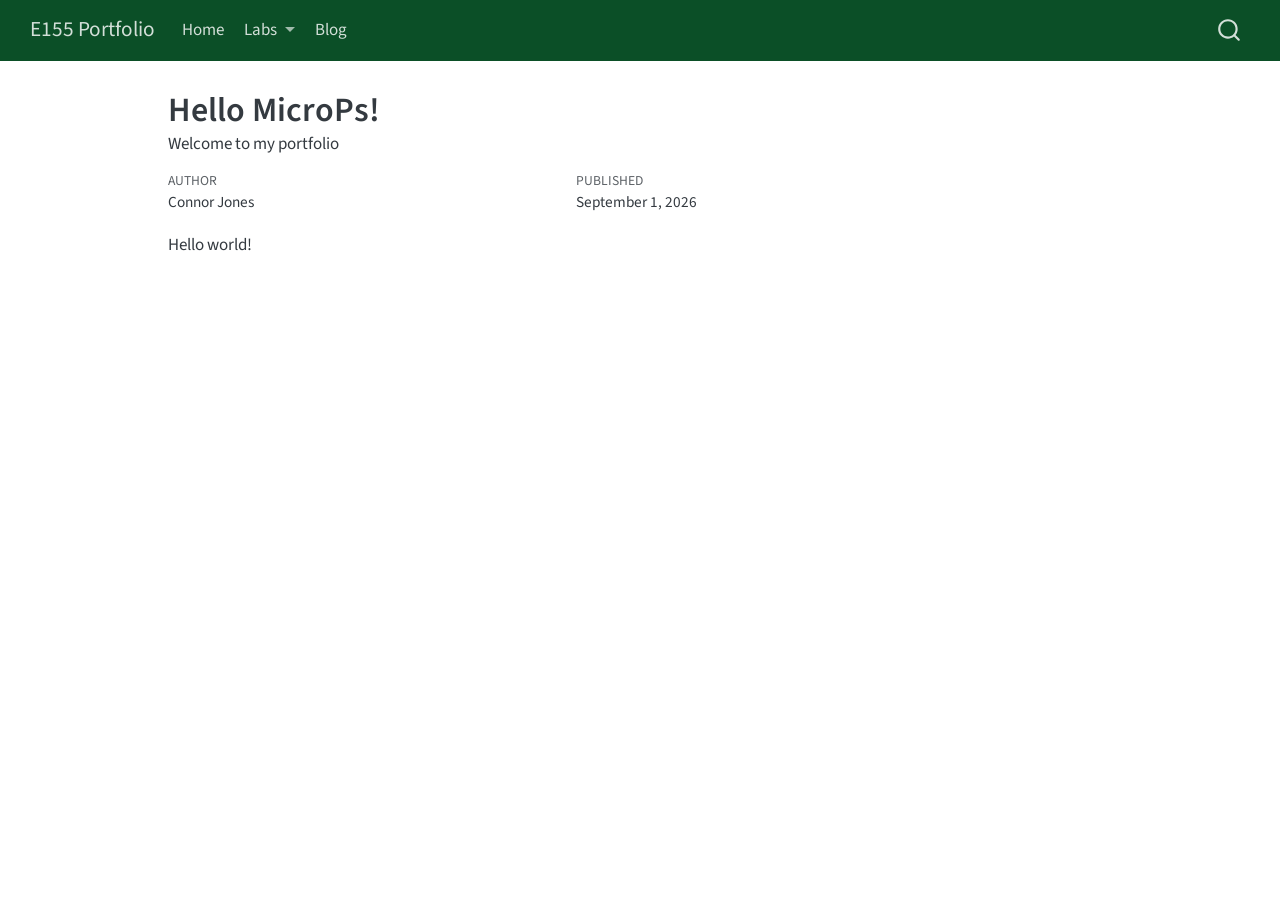
<file: posts/week-1.html>
<!DOCTYPE html>
<html xmlns="http://www.w3.org/1999/xhtml" lang="en" xml:lang="en"><head>

<meta charset="utf-8">
<meta name="generator" content="quarto-1.10.19">

<meta name="viewport" content="width=device-width, initial-scale=1.0, user-scalable=yes">

<meta name="author" content="Connor Jones">
<meta name="dcterms.date" content="2026-09-01">
<meta name="description" content="Welcome to my portfolio">

<title>Hello MicroPs! – E155 Portfolio</title>
<style>
/* Default styles provided by pandoc.
** See https://pandoc.org/MANUAL.html#variables-for-html for config info.
*/
span.smallcaps{font-variant: small-caps;}
div.columns{display: flex; gap: 1.5em;}
div.column{flex: auto;}
@media screen {
div.columns{gap: min(4vw, 1.5em);}
div.column{overflow-x: auto;}
}
div.hanging-indent{margin-left: 1.5em; text-indent: -1.5em;}
ul.task-list{list-style: none;}
ul.task-list li input[type="checkbox"] {
  width: 0.8em;
  margin: 0 0.8em 0.2em -1em; /* quarto-specific, see https://github.com/quarto-dev/quarto-cli/issues/4556 */ 
  vertical-align: middle;
}
</style>


<script src="../site_libs/quarto-nav/quarto-nav.js"></script>
<script src="../site_libs/quarto-nav/headroom.min.js"></script>
<script src="../site_libs/clipboard/clipboard.min.js"></script>
<script src="../site_libs/quarto-search/autocomplete.umd.js"></script>
<script src="../site_libs/quarto-search/fuse.min.js"></script>
<script src="../site_libs/quarto-search/quarto-search.js"></script>
<meta name="quarto:offset" content="../">
<script src="../site_libs/quarto-html/quarto.js" type="module"></script>
<script src="../site_libs/quarto-html/tabsets/tabsets.js" type="module"></script>
<script src="../site_libs/quarto-html/popper.min.js"></script>
<script src="../site_libs/quarto-html/tippy.umd.min.js"></script>
<script src="../site_libs/quarto-html/anchor.min.js"></script>
<link href="../site_libs/quarto-html/tippy.css" rel="stylesheet">
<link href="../site_libs/quarto-html/quarto-syntax-highlighting-9586da2ebfcc746460b8dc338fe0087b.css" rel="stylesheet" id="quarto-text-highlighting-styles">
<script src="../site_libs/bootstrap/bootstrap.min.js"></script>
<link href="../site_libs/bootstrap/bootstrap-icons.css" rel="stylesheet">
<link href="../site_libs/bootstrap/bootstrap-87bffa701a79ed8ec71ae3e9b147f3fa.min.css" rel="stylesheet" append-hash="true" id="quarto-bootstrap" data-mode="light">
<script id="quarto-search-options" type="application/json">{
  "location": "navbar",
  "copy-button": false,
  "collapse-after": 3,
  "panel-placement": "end",
  "type": "overlay",
  "limit": 50,
  "keyboard-shortcut": [
    "f",
    "/",
    "s"
  ],
  "show-item-context": false,
  "language": {
    "search-no-results-text": "No results",
    "search-matching-documents-text": "matching documents",
    "search-copy-link-title": "Copy link to search",
    "search-hide-matches-text": "Hide additional matches",
    "search-more-match-text": "more match in this document",
    "search-more-matches-text": "more matches in this document",
    "search-clear-button-title": "Clear",
    "search-text-placeholder": "",
    "search-detached-cancel-button-title": "Cancel",
    "search-submit-button-title": "Submit",
    "search-label": "Search"
  }
}</script>


</head>

<body class="nav-fixed quarto-light">

<div id="quarto-search-results"></div>
  <header id="quarto-header" class="headroom fixed-top">
    <nav class="navbar navbar-expand-lg " data-bs-theme="dark">
      <div class="navbar-container container-fluid">
      <div class="navbar-brand-container mx-auto">
    <a class="navbar-brand" href="../index.html">
    <span class="navbar-title">E155 Portfolio</span>
    </a>
  </div>
            <div id="quarto-search" class="" title="Search"></div>
          <button class="navbar-toggler" type="button" data-bs-toggle="collapse" data-bs-target="#navbarCollapse" aria-controls="navbarCollapse" role="menu" aria-expanded="false" aria-label="Toggle navigation" onclick="if (window.quartoToggleHeadroom) { window.quartoToggleHeadroom(); }">
  <span class="navbar-toggler-icon"></span>
</button>
          <div class="collapse navbar-collapse" id="navbarCollapse">
            <ul class="navbar-nav navbar-nav-scroll me-auto">
  <li class="nav-item">
    <a class="nav-link" href="../index.html"> 
<span class="menu-text">Home</span></a>
  </li>  
  <li class="nav-item dropdown ">
    <a class="nav-link dropdown-toggle" href="#" id="nav-menu-labs" role="link" data-bs-toggle="dropdown" aria-expanded="false">
 <span class="menu-text">Labs</span>
    </a>
    <ul class="dropdown-menu" aria-labelledby="nav-menu-labs">    
        <li>
    <a class="dropdown-item" href="../labs/index.html">
 <span class="dropdown-text">Overview</span></a>
  </li>  
        <li>
    <a class="dropdown-item" href="../labs/lab-1/index.html">
 <span class="dropdown-text">Lab 1</span></a>
  </li>  
        <li>
    <a class="dropdown-item" href="../labs/lab-2/index.html">
 <span class="dropdown-text">Lab 2</span></a>
  </li>  
        <li>
    <a class="dropdown-item" href="../labs/lab-3/index.html">
 <span class="dropdown-text">Lab 3</span></a>
  </li>  
        <li>
    <a class="dropdown-item" href="../labs/lab-4/index.html">
 <span class="dropdown-text">Lab 4</span></a>
  </li>  
        <li>
    <a class="dropdown-item" href="../labs/lab-5/index.html">
 <span class="dropdown-text">Lab 5</span></a>
  </li>  
        <li>
    <a class="dropdown-item" href="../labs/lab-6/index.html">
 <span class="dropdown-text">Lab 6</span></a>
  </li>  
        <li>
    <a class="dropdown-item" href="../labs/lab-7/index.html">
 <span class="dropdown-text">Lab 7</span></a>
  </li>  
    </ul>
  </li>
  <li class="nav-item">
    <a class="nav-link" href="../blog.html"> 
<span class="menu-text">Blog</span></a>
  </li>  
</ul>
          </div> <!-- /navcollapse -->
            <div class="quarto-navbar-tools">
</div>
      </div> <!-- /container-fluid -->
    </nav>
</header>
<!-- content -->
<div id="quarto-content" class="quarto-container page-columns page-rows-contents page-layout-article page-navbar">
<!-- sidebar -->
<!-- margin-sidebar -->
    <div id="quarto-margin-sidebar" class="sidebar margin-sidebar zindex-bottom">
        
    </div>
<!-- main -->
<main class="content" id="quarto-document-content">

<header id="title-block-header" class="quarto-title-block default">
<div class="quarto-title">
<h1 class="title">Hello MicroPs!</h1>
</div>

<div>
  <div class="description">
    Welcome to my portfolio
  </div>
</div>


<div class="quarto-title-meta">

    <div>
    <div class="quarto-title-meta-heading">Author</div>
    <div class="quarto-title-meta-contents">
             <p>Connor Jones </p>
          </div>
  </div>
    
    <div>
    <div class="quarto-title-meta-heading">Published</div>
    <div class="quarto-title-meta-contents">
      <p class="date">September 1, 2026</p>
    </div>
  </div>
  
    
  </div>
  


</header>


<p>Hello world!</p>



</main> <!-- /main -->
<script id="quarto-html-after-body" type="application/javascript">
  window.document.addEventListener("DOMContentLoaded", function (event) {
    const icon = "";
    const anchorJS = new window.AnchorJS();
    anchorJS.options = {
      placement: 'right',
      icon: icon
    };
    anchorJS.add('.anchored');
    const isCodeAnnotation = (el) => {
      for (const clz of el.classList) {
        if (clz.startsWith('code-annotation-')) {                     
          return true;
        }
      }
      return false;
    }
    const onCopySuccess = function(e) {
      // button target
      const button = e.trigger;
      // don't keep focus
      button.blur();
      // flash "checked"
      button.classList.add('code-copy-button-checked');
      var currentTitle = button.getAttribute("title");
      button.setAttribute("title", "Copied!");
      let tooltip;
      if (window.bootstrap) {
        button.setAttribute("data-bs-toggle", "tooltip");
        button.setAttribute("data-bs-placement", "left");
        button.setAttribute("data-bs-title", "Copied!");
        tooltip = new bootstrap.Tooltip(button, 
          { trigger: "manual", 
            customClass: "code-copy-button-tooltip",
            offset: [0, -8]});
        tooltip.show();    
      }
      setTimeout(function() {
        if (tooltip) {
          tooltip.hide();
          button.removeAttribute("data-bs-title");
          button.removeAttribute("data-bs-toggle");
          button.removeAttribute("data-bs-placement");
        }
        button.setAttribute("title", currentTitle);
        button.classList.remove('code-copy-button-checked');
      }, 1000);
      // clear code selection
      e.clearSelection();
    }
    const getTextToCopy = function(trigger) {
      const outerScaffold = trigger.parentElement.cloneNode(true);
      const codeEl = outerScaffold.querySelector('code');
      for (const childEl of codeEl.children) {
        if (isCodeAnnotation(childEl)) {
          childEl.remove();
        }
      }
      return codeEl.innerText;
    }
    const clipboard = new window.ClipboardJS('.code-copy-button:not([data-in-quarto-modal])', {
      text: getTextToCopy
    });
    clipboard.on('success', onCopySuccess);
    if (window.document.getElementById('quarto-embedded-source-code-modal')) {
      const clipboardModal = new window.ClipboardJS('.code-copy-button[data-in-quarto-modal]', {
        text: getTextToCopy,
        container: window.document.getElementById('quarto-embedded-source-code-modal')
      });
      clipboardModal.on('success', onCopySuccess);
    }
      var localhostRegex = new RegExp(/^(?:http|https):\/\/localhost\:?[0-9]*\//);
      var mailtoRegex = new RegExp(/^mailto:/);
        var filterRegex = new RegExp("https:\/\/conjoneshmc\.github\.io\/e155-portfolio\/");
      var isInternal = (href) => {
          return filterRegex.test(href) || localhostRegex.test(href) || mailtoRegex.test(href);
      }
      // Inspect non-navigation links and adorn them if external
     var links = window.document.querySelectorAll('a[href]:not(.nav-link):not(.navbar-brand):not(.toc-action):not(.sidebar-link):not(.sidebar-item-toggle):not(.pagination-link):not(.no-external):not([aria-hidden]):not(.dropdown-item):not(.quarto-navigation-tool):not(.about-link)');
      for (var i=0; i<links.length; i++) {
        const link = links[i];
        if (!isInternal(link.href)) {
          // undo the damage that might have been done by quarto-nav.js in the case of
          // links that we want to consider external
          if (link.dataset.originalHref !== undefined) {
            link.href = link.dataset.originalHref;
          }
        }
      }
    function tippyHover(el, contentFn, onTriggerFn, onUntriggerFn) {
      const config = {
        allowHTML: true,
        maxWidth: 500,
        delay: 100,
        arrow: false,
        appendTo: function(el) {
            return el.parentElement;
        },
        interactive: true,
        interactiveBorder: 10,
        theme: 'quarto',
        placement: 'bottom-start',
      };
      if (contentFn) {
        config.content = contentFn;
      }
      if (onTriggerFn) {
        config.onTrigger = onTriggerFn;
      }
      if (onUntriggerFn) {
        config.onUntrigger = onUntriggerFn;
      }
      window.tippy(el, config); 
    }
    const noterefs = window.document.querySelectorAll('a[role="doc-noteref"]');
    for (var i=0; i<noterefs.length; i++) {
      const ref = noterefs[i];
      tippyHover(ref, function() {
        // use id or data attribute instead here
        let href = ref.getAttribute('data-footnote-href') || ref.getAttribute('href');
        try { href = new URL(href).hash; } catch {}
        const id = href.replace(/^#\/?/, "");
        const note = window.document.getElementById(id);
        if (note) {
          return note.innerHTML;
        } else {
          return "";
        }
      });
    }
    const xrefs = window.document.querySelectorAll('a.quarto-xref');
    const processXRef = (id, note) => {
      // Strip column container classes
      const stripColumnClz = (el) => {
        el.classList.remove("page-full", "page-columns");
        if (el.children) {
          for (const child of el.children) {
            stripColumnClz(child);
          }
        }
      }
      stripColumnClz(note)
      if (id === null || id.startsWith('sec-')) {
        // Special case sections, only their first couple elements
        const container = document.createElement("div");
        if (note.children && note.children.length > 2) {
          container.appendChild(note.children[0].cloneNode(true));
          for (let i = 1; i < note.children.length; i++) {
            const child = note.children[i];
            if (child.tagName === "P" && child.innerText === "") {
              continue;
            } else {
              container.appendChild(child.cloneNode(true));
              break;
            }
          }
          if (window.Quarto?.typesetMath) {
            window.Quarto.typesetMath(container);
          }
          return container.innerHTML
        } else {
          if (window.Quarto?.typesetMath) {
            window.Quarto.typesetMath(note);
          }
          return note.innerHTML;
        }
      } else {
        // Remove any anchor links if they are present
        const anchorLink = note.querySelector('a.anchorjs-link');
        if (anchorLink) {
          anchorLink.remove();
        }
        if (window.Quarto?.typesetMath) {
          window.Quarto.typesetMath(note);
        }
        if (note.classList.contains("callout")) {
          return note.outerHTML;
        } else {
          return note.innerHTML;
        }
      }
    }
    for (var i=0; i<xrefs.length; i++) {
      const xref = xrefs[i];
      tippyHover(xref, undefined, function(instance) {
        instance.disable();
        let url = xref.getAttribute('href');
        let hash = undefined; 
        if (url.startsWith('#')) {
          hash = url;
        } else {
          try { hash = new URL(url).hash; } catch {}
        }
        if (hash) {
          const id = hash.replace(/^#\/?/, "");
          const note = window.document.getElementById(id);
          if (note !== null) {
            try {
              const html = processXRef(id, note.cloneNode(true));
              instance.setContent(html);
            } finally {
              instance.enable();
              instance.show();
            }
          } else {
            // See if we can fetch this
            fetch(url.split('#')[0])
            .then(res => res.text())
            .then(html => {
              const parser = new DOMParser();
              const htmlDoc = parser.parseFromString(html, "text/html");
              const note = htmlDoc.getElementById(id);
              if (note !== null) {
                const html = processXRef(id, note);
                instance.setContent(html);
              } 
            }).finally(() => {
              instance.enable();
              instance.show();
            });
          }
        } else {
          // See if we can fetch a full url (with no hash to target)
          // This is a special case and we should probably do some content thinning / targeting
          fetch(url)
          .then(res => res.text())
          .then(html => {
            const parser = new DOMParser();
            const htmlDoc = parser.parseFromString(html, "text/html");
            const note = htmlDoc.querySelector('main.content');
            if (note !== null) {
              // This should only happen for chapter cross references
              // (since there is no id in the URL)
              // remove the first header
              if (note.children.length > 0 && note.children[0].tagName === "HEADER") {
                note.children[0].remove();
              }
              const html = processXRef(null, note);
              instance.setContent(html);
            } 
          }).finally(() => {
            instance.enable();
            instance.show();
          });
        }
      }, function(instance) {
      });
    }
        let selectedAnnoteEl;
        const selectorForAnnotation = ( cell, annotation) => {
          let cellAttr = 'data-code-cell="' + cell + '"';
          let lineAttr = 'data-code-annotation="' +  annotation + '"';
          const selector = 'span[' + cellAttr + '][' + lineAttr + ']';
          return selector;
        }
        const selectCodeLines = (annoteEl) => {
          const doc = window.document;
          const targetCell = annoteEl.getAttribute("data-target-cell");
          const targetAnnotation = annoteEl.getAttribute("data-target-annotation");
          const annoteSpan = window.document.querySelector(selectorForAnnotation(targetCell, targetAnnotation));
          const lines = annoteSpan.getAttribute("data-code-lines").split(",");
          const lineIds = lines.map((line) => {
            return targetCell + "-" + line;
          })
          let top = null;
          let height = null;
          let parent = null;
          if (lineIds.length > 0) {
              //compute the position of the single el (top and bottom and make a div)
              const el = window.document.getElementById(lineIds[0]);
              top = el.offsetTop;
              height = el.offsetHeight;
              parent = el.parentElement.parentElement;
            if (lineIds.length > 1) {
              const lastEl = window.document.getElementById(lineIds[lineIds.length - 1]);
              const bottom = lastEl.offsetTop + lastEl.offsetHeight;
              height = bottom - top;
            }
            if (top !== null && height !== null && parent !== null) {
              // cook up a div (if necessary) and position it 
              let div = window.document.getElementById("code-annotation-line-highlight");
              if (div === null) {
                div = window.document.createElement("div");
                div.setAttribute("id", "code-annotation-line-highlight");
                div.style.position = 'absolute';
                parent.appendChild(div);
              }
              div.style.top = top - 2 + "px";
              div.style.height = height + 4 + "px";
              div.style.left = 0;
              let gutterDiv = window.document.getElementById("code-annotation-line-highlight-gutter");
              if (gutterDiv === null) {
                gutterDiv = window.document.createElement("div");
                gutterDiv.setAttribute("id", "code-annotation-line-highlight-gutter");
                gutterDiv.style.position = 'absolute';
                const codeCell = window.document.getElementById(targetCell);
                const gutter = codeCell.querySelector('.code-annotation-gutter');
                gutter.appendChild(gutterDiv);
              }
              gutterDiv.style.top = top - 2 + "px";
              gutterDiv.style.height = height + 4 + "px";
            }
            selectedAnnoteEl = annoteEl;
          }
        };
        const unselectCodeLines = () => {
          const elementsIds = ["code-annotation-line-highlight", "code-annotation-line-highlight-gutter"];
          elementsIds.forEach((elId) => {
            const div = window.document.getElementById(elId);
            if (div) {
              div.remove();
            }
          });
          selectedAnnoteEl = undefined;
        };
          // Handle positioning of the toggle
      window.addEventListener(
        "resize",
        throttle(() => {
          elRect = undefined;
          if (selectedAnnoteEl) {
            selectCodeLines(selectedAnnoteEl);
          }
        }, 10)
      );
      function throttle(fn, ms) {
      let throttle = false;
      let timer;
        return (...args) => {
          if(!throttle) { // first call gets through
              fn.apply(this, args);
              throttle = true;
          } else { // all the others get throttled
              if(timer) clearTimeout(timer); // cancel #2
              timer = setTimeout(() => {
                fn.apply(this, args);
                timer = throttle = false;
              }, ms);
          }
        };
      }
        // Attach click handler to the DT
        const annoteDls = window.document.querySelectorAll('dt[data-target-cell]');
        for (const annoteDlNode of annoteDls) {
          annoteDlNode.addEventListener('click', (event) => {
            const clickedEl = event.target;
            if (clickedEl !== selectedAnnoteEl) {
              unselectCodeLines();
              const activeEl = window.document.querySelector('dt[data-target-cell].code-annotation-active');
              if (activeEl) {
                activeEl.classList.remove('code-annotation-active');
              }
              selectCodeLines(clickedEl);
              clickedEl.classList.add('code-annotation-active');
            } else {
              // Unselect the line
              unselectCodeLines();
              clickedEl.classList.remove('code-annotation-active');
            }
          });
        }
    const findCites = (el) => {
      const parentEl = el.parentElement;
      if (parentEl) {
        const cites = parentEl.dataset.cites;
        if (cites) {
          return {
            el,
            cites: cites.split(' ')
          };
        } else {
          return findCites(el.parentElement)
        }
      } else {
        return undefined;
      }
    };
    var bibliorefs = window.document.querySelectorAll('a[role="doc-biblioref"]');
    for (var i=0; i<bibliorefs.length; i++) {
      const ref = bibliorefs[i];
      const citeInfo = findCites(ref);
      if (citeInfo) {
        tippyHover(citeInfo.el, function() {
          var popup = window.document.createElement('div');
          citeInfo.cites.forEach(function(cite) {
            var citeDiv = window.document.createElement('div');
            citeDiv.classList.add('hanging-indent');
            citeDiv.classList.add('csl-entry');
            var biblioDiv = window.document.getElementById('ref-' + cite);
            if (biblioDiv) {
              citeDiv.innerHTML = biblioDiv.innerHTML;
            }
            popup.appendChild(citeDiv);
          });
          return popup.innerHTML;
        });
      }
    }
  });
  </script>
</div> <!-- /content -->




</body></html>
</file>
<file: site_libs/quarto-html/tippy.css>
.tippy-box[data-animation=fade][data-state=hidden]{opacity:0}[data-tippy-root]{max-width:calc(100vw - 10px)}.tippy-box{position:relative;background-color:#333;color:#fff;border-radius:4px;font-size:14px;line-height:1.4;white-space:normal;outline:0;transition-property:transform,visibility,opacity}.tippy-box[data-placement^=top]>.tippy-arrow{bottom:0}.tippy-box[data-placement^=top]>.tippy-arrow:before{bottom:-7px;left:0;border-width:8px 8px 0;border-top-color:initial;transform-origin:center top}.tippy-box[data-placement^=bottom]>.tippy-arrow{top:0}.tippy-box[data-placement^=bottom]>.tippy-arrow:before{top:-7px;left:0;border-width:0 8px 8px;border-bottom-color:initial;transform-origin:center bottom}.tippy-box[data-placement^=left]>.tippy-arrow{right:0}.tippy-box[data-placement^=left]>.tippy-arrow:before{border-width:8px 0 8px 8px;border-left-color:initial;right:-7px;transform-origin:center left}.tippy-box[data-placement^=right]>.tippy-arrow{left:0}.tippy-box[data-placement^=right]>.tippy-arrow:before{left:-7px;border-width:8px 8px 8px 0;border-right-color:initial;transform-origin:center right}.tippy-box[data-inertia][data-state=visible]{transition-timing-function:cubic-bezier(.54,1.5,.38,1.11)}.tippy-arrow{width:16px;height:16px;color:#333}.tippy-arrow:before{content:"";position:absolute;border-color:transparent;border-style:solid}.tippy-content{position:relative;padding:5px 9px;z-index:1}
</file>
<file: site_libs/quarto-html/quarto-syntax-highlighting-9586da2ebfcc746460b8dc338fe0087b.css>
/* quarto syntax highlight colors */
:root {
  --quarto-hl-ot-color: #003B4F;
  --quarto-hl-at-color: #657422;
  --quarto-hl-ss-color: #20794D;
  --quarto-hl-an-color: #5E5E5E;
  --quarto-hl-fu-color: #4758AB;
  --quarto-hl-st-color: #20794D;
  --quarto-hl-cf-color: #003B4F;
  --quarto-hl-op-color: #5E5E5E;
  --quarto-hl-er-color: #AD0000;
  --quarto-hl-bn-color: #AD0000;
  --quarto-hl-al-color: #AD0000;
  --quarto-hl-va-color: #111111;
  --quarto-hl-bu-color: inherit;
  --quarto-hl-ex-color: inherit;
  --quarto-hl-pp-color: #AD0000;
  --quarto-hl-in-color: #5E5E5E;
  --quarto-hl-vs-color: #20794D;
  --quarto-hl-wa-color: #5E5E5E;
  --quarto-hl-do-color: #5E5E5E;
  --quarto-hl-im-color: #00769E;
  --quarto-hl-ch-color: #20794D;
  --quarto-hl-dt-color: #AD0000;
  --quarto-hl-fl-color: #AD0000;
  --quarto-hl-co-color: #5E5E5E;
  --quarto-hl-cv-color: #5E5E5E;
  --quarto-hl-cn-color: #8f5902;
  --quarto-hl-sc-color: #5E5E5E;
  --quarto-hl-dv-color: #AD0000;
  --quarto-hl-kw-color: #003B4F;
}

/* other quarto variables */
:root {
  --quarto-font-monospace: "Google Sans Code", monospace;
}

/* syntax highlight based on Pandoc's rules */
pre > code.sourceCode > span {
  color: #003B4F;
}

code.sourceCode > span {
  color: #003B4F;
}

div.sourceCode,
div.sourceCode pre.sourceCode {
  color: #003B4F;
}

/* Normal */
code span {
  color: #003B4F;
}

/* Alert */
code span.al {
  color: #AD0000;
  font-style: inherit;
}

/* Annotation */
code span.an {
  color: #5E5E5E;
  font-style: inherit;
}

/* Attribute */
code span.at {
  color: #657422;
  font-style: inherit;
}

/* BaseN */
code span.bn {
  color: #AD0000;
  font-style: inherit;
}

/* BuiltIn */
code span.bu {
  font-style: inherit;
}

/* ControlFlow */
code span.cf {
  color: #003B4F;
  font-weight: bold;
  font-style: inherit;
}

/* Char */
code span.ch {
  color: #20794D;
  font-style: inherit;
}

/* Constant */
code span.cn {
  color: #8f5902;
  font-style: inherit;
}

/* Comment */
code span.co {
  color: #5E5E5E;
  font-style: inherit;
}

/* CommentVar */
code span.cv {
  color: #5E5E5E;
  font-style: italic;
}

/* Documentation */
code span.do {
  color: #5E5E5E;
  font-style: italic;
}

/* DataType */
code span.dt {
  color: #AD0000;
  font-style: inherit;
}

/* DecVal */
code span.dv {
  color: #AD0000;
  font-style: inherit;
}

/* Error */
code span.er {
  color: #AD0000;
  font-style: inherit;
}

/* Extension */
code span.ex {
  font-style: inherit;
}

/* Float */
code span.fl {
  color: #AD0000;
  font-style: inherit;
}

/* Function */
code span.fu {
  color: #4758AB;
  font-style: inherit;
}

/* Import */
code span.im {
  color: #00769E;
  font-style: inherit;
}

/* Information */
code span.in {
  color: #5E5E5E;
  font-style: inherit;
}

/* Keyword */
code span.kw {
  color: #003B4F;
  font-weight: bold;
  font-style: inherit;
}

/* Operator */
code span.op {
  color: #5E5E5E;
  font-style: inherit;
}

/* Other */
code span.ot {
  color: #003B4F;
  font-style: inherit;
}

/* Preprocessor */
code span.pp {
  color: #AD0000;
  font-style: inherit;
}

/* SpecialChar */
code span.sc {
  color: #5E5E5E;
  font-style: inherit;
}

/* SpecialString */
code span.ss {
  color: #20794D;
  font-style: inherit;
}

/* String */
code span.st {
  color: #20794D;
  font-style: inherit;
}

/* Variable */
code span.va {
  color: #111111;
  font-style: inherit;
}

/* VerbatimString */
code span.vs {
  color: #20794D;
  font-style: inherit;
}

/* Warning */
code span.wa {
  color: #5E5E5E;
  font-style: italic;
}

.prevent-inlining {
  content: "</";
}

/*# sourceMappingURL=b5406d164e6142d5cee86c5d80be05f7.css.map */
</file>
